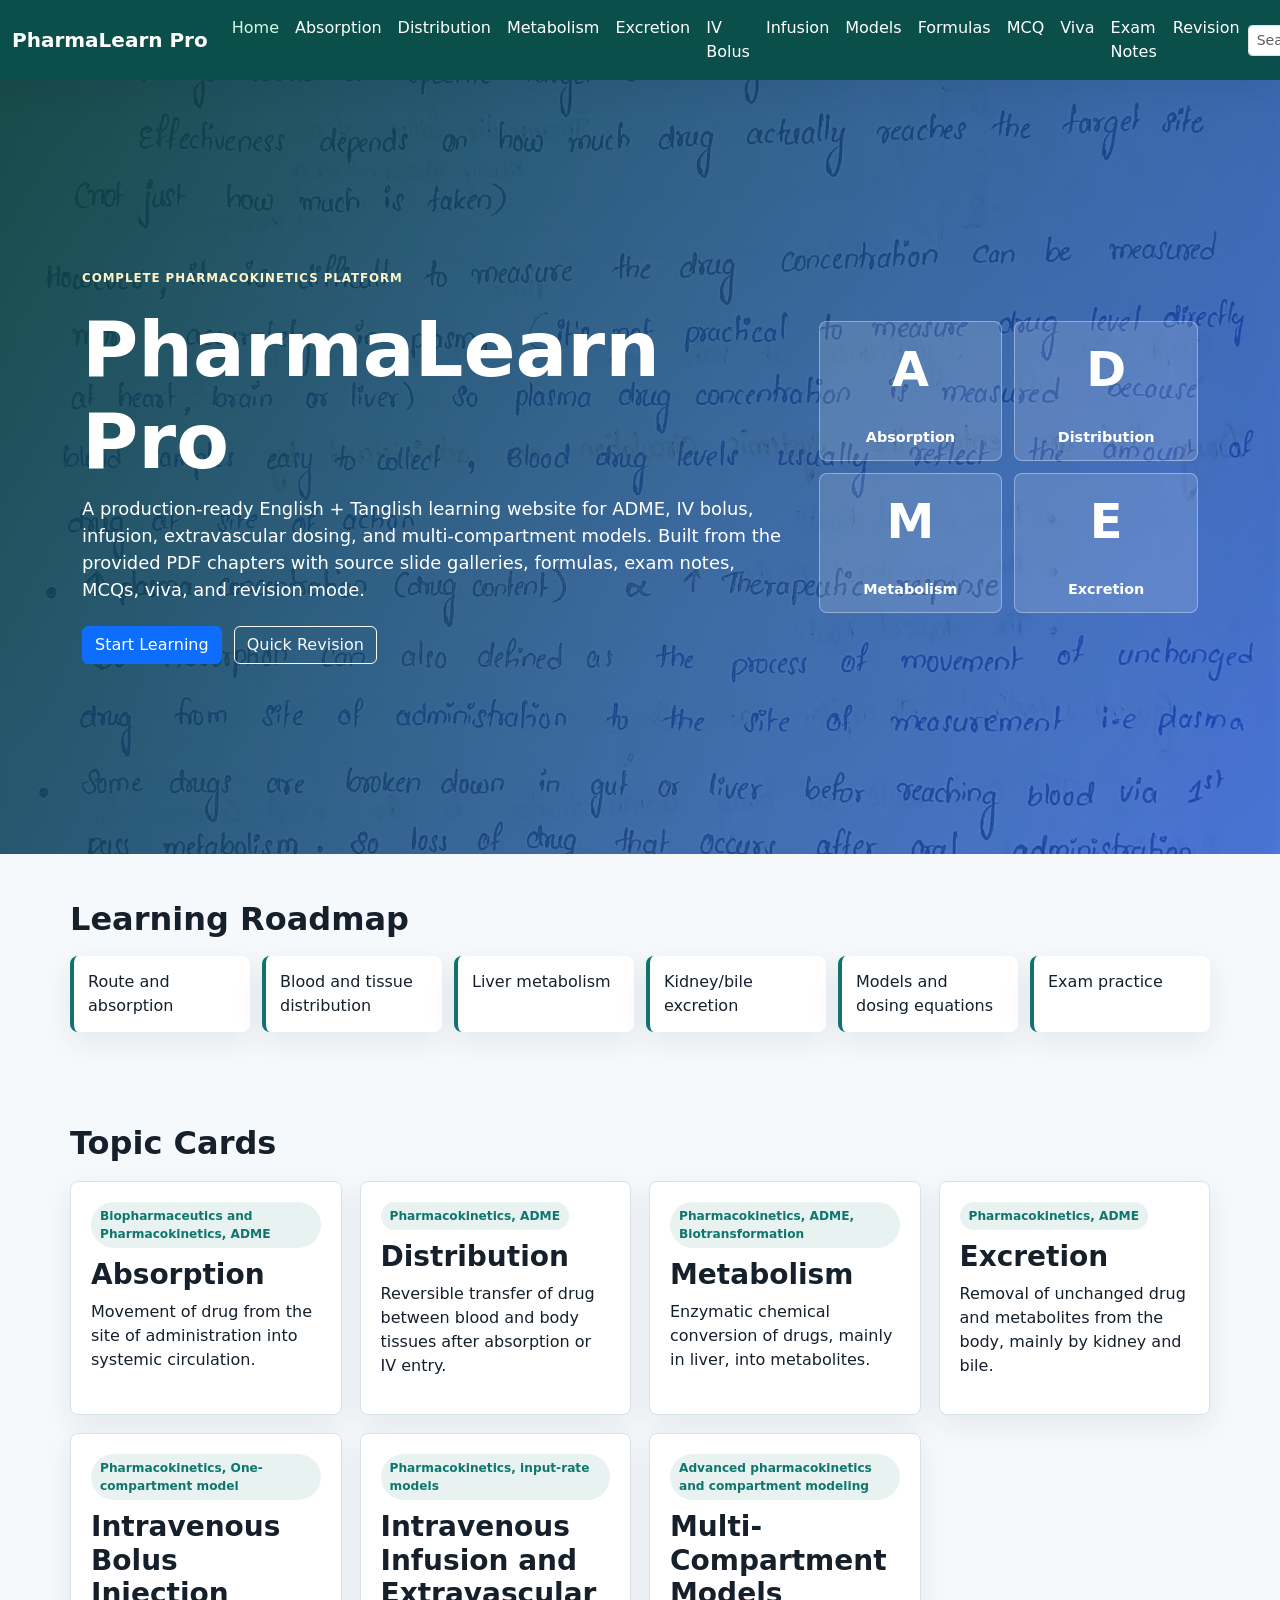
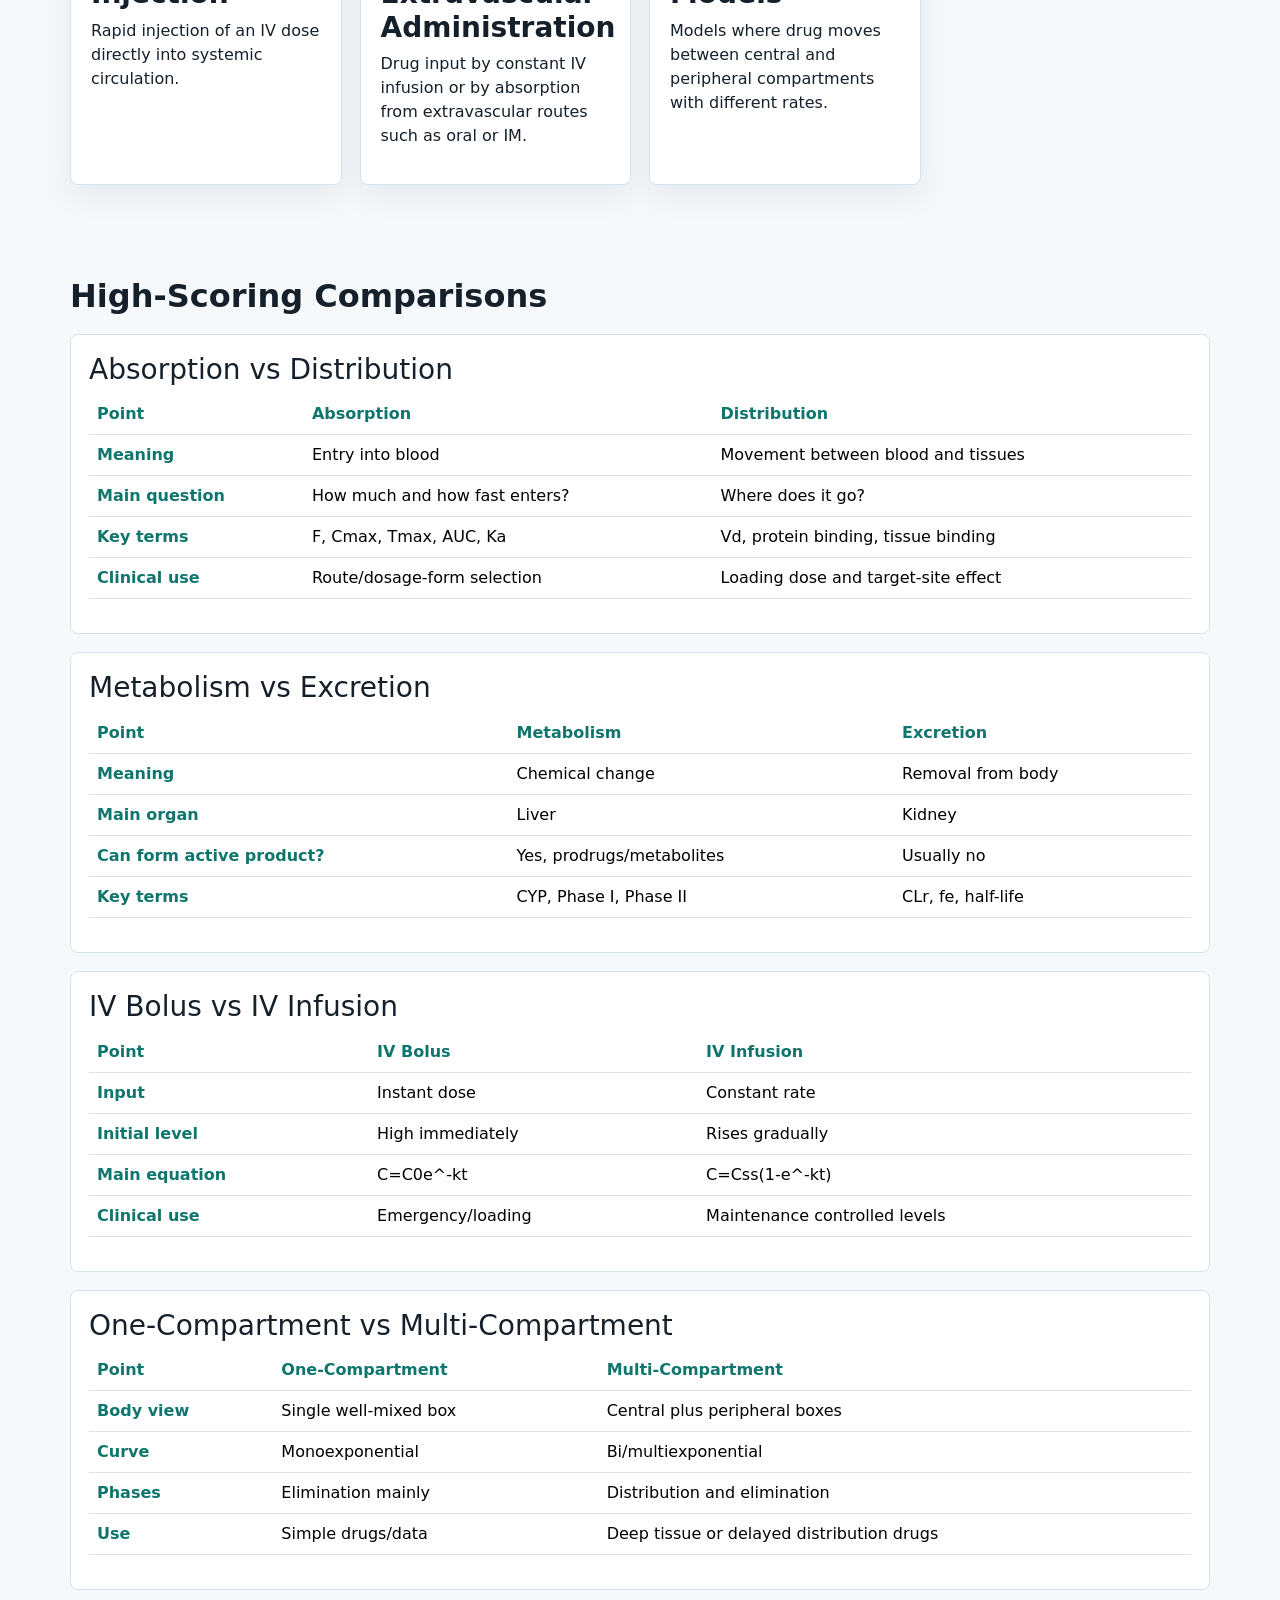
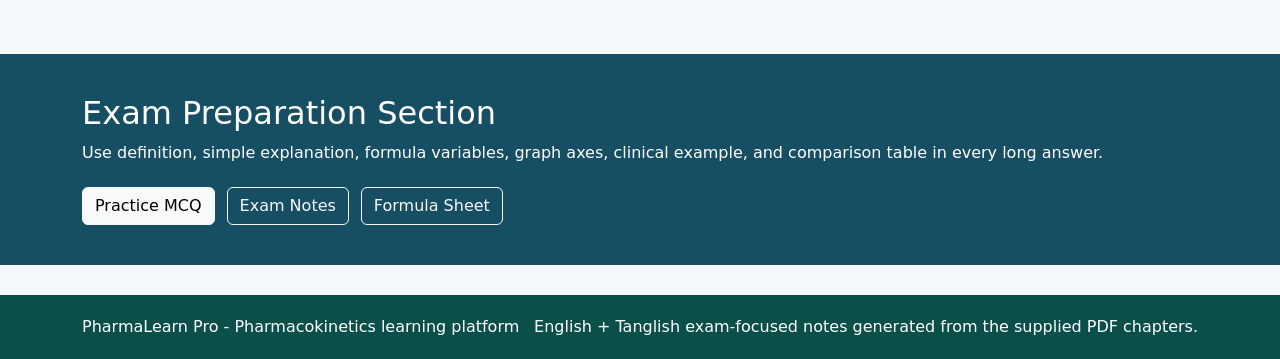
<file: index.html>
<!doctype html>
<html lang="en">
<head>
  <meta charset="utf-8">
  <meta name="viewport" content="width=device-width, initial-scale=1">
  <title>Home | PharmaLearn Pro</title>
  <link href="https://cdn.jsdelivr.net/npm/bootstrap@5.3.3/dist/css/bootstrap.min.css" rel="stylesheet">
  <link rel="stylesheet" href="assets/css/styles.css">
</head>
<body>
<nav class='navbar navbar-expand-lg sticky-top app-nav'><div class='container-fluid'><a class='navbar-brand fw-bold' href='index.html'>PharmaLearn Pro</a><button class='navbar-toggler' type='button' data-bs-toggle='collapse' data-bs-target='#nav'><span class='navbar-toggler-icon'></span></button><div class='collapse navbar-collapse' id='nav'><ul class='navbar-nav me-auto mb-2 mb-lg-0'><li class='nav-item'><a class='nav-link active' href='index.html'>Home</a></li><li class='nav-item'><a class='nav-link' href='absorption.html'>Absorption</a></li><li class='nav-item'><a class='nav-link' href='distribution.html'>Distribution</a></li><li class='nav-item'><a class='nav-link' href='metabolism.html'>Metabolism</a></li><li class='nav-item'><a class='nav-link' href='excretion.html'>Excretion</a></li><li class='nav-item'><a class='nav-link' href='iv-bolus.html'>IV Bolus</a></li><li class='nav-item'><a class='nav-link' href='iv-infusion.html'>Infusion</a></li><li class='nav-item'><a class='nav-link' href='multi-compartment.html'>Models</a></li><li class='nav-item'><a class='nav-link' href='formula-sheet.html'>Formulas</a></li><li class='nav-item'><a class='nav-link' href='mcq.html'>MCQ</a></li><li class='nav-item'><a class='nav-link' href='viva.html'>Viva</a></li><li class='nav-item'><a class='nav-link' href='exam-notes.html'>Exam Notes</a></li><li class='nav-item'><a class='nav-link' href='revision.html'>Revision</a></li></ul><div class='d-flex gap-2 align-items-center search-wrap'><input id='liveSearch' class='form-control form-control-sm' placeholder='Search topic, formula, definition'><button class='btn btn-sm btn-outline-light' id='themeToggle' type='button' title='Toggle dark mode'>Dark</button></div></div></div></nav><div id='searchResults' class='search-results container'></div>

<main>
  <section class="home-hero">
    <div class="container hero-inner">
      <div>
        <p class="eyebrow">Complete Pharmacokinetics Platform</p>
        <h1>PharmaLearn Pro</h1>
        <p class="hero-copy">A production-ready English + Tanglish learning website for ADME, IV bolus, infusion, extravascular dosing, and multi-compartment models. Built from the provided PDF chapters with source slide galleries, formulas, exam notes, MCQs, viva, and revision mode.</p>
        <div class="hero-actions"><a class="btn btn-primary" href="absorption.html">Start Learning</a><a class="btn btn-outline-light" href="revision.html">Quick Revision</a></div>
      </div>
      <div class="adme-board" aria-label="ADME diagram">
        <div>A<br><small>Absorption</small></div><div>D<br><small>Distribution</small></div><div>M<br><small>Metabolism</small></div><div>E<br><small>Excretion</small></div>
      </div>
    </div>
  </section>
  <section class="container section">
    <h2 class="section-title">Learning Roadmap</h2>
    <div class="roadmap"><span>Route and absorption</span><span>Blood and tissue distribution</span><span>Liver metabolism</span><span>Kidney/bile excretion</span><span>Models and dosing equations</span><span>Exam practice</span></div>
  </section>
  <section class="container section">
    <h2 class="section-title">Topic Cards</h2>
    <div class="topic-grid"><a class='topic-card' href='absorption.html'><span>Biopharmaceutics and Pharmacokinetics, ADME</span><h3>Absorption</h3><p>Movement of drug from the site of administration into systemic circulation.</p></a><a class='topic-card' href='distribution.html'><span>Pharmacokinetics, ADME</span><h3>Distribution</h3><p>Reversible transfer of drug between blood and body tissues after absorption or IV entry.</p></a><a class='topic-card' href='metabolism.html'><span>Pharmacokinetics, ADME, Biotransformation</span><h3>Metabolism</h3><p>Enzymatic chemical conversion of drugs, mainly in liver, into metabolites.</p></a><a class='topic-card' href='excretion.html'><span>Pharmacokinetics, ADME</span><h3>Excretion</h3><p>Removal of unchanged drug and metabolites from the body, mainly by kidney and bile.</p></a><a class='topic-card' href='iv-bolus.html'><span>Pharmacokinetics, One-compartment model</span><h3>Intravenous Bolus Injection</h3><p>Rapid injection of an IV dose directly into systemic circulation.</p></a><a class='topic-card' href='iv-infusion.html'><span>Pharmacokinetics, input-rate models</span><h3>Intravenous Infusion and Extravascular Administration</h3><p>Drug input by constant IV infusion or by absorption from extravascular routes such as oral or IM.</p></a><a class='topic-card' href='multi-compartment.html'><span>Advanced pharmacokinetics and compartment modeling</span><h3>Multi-Compartment Models</h3><p>Models where drug moves between central and peripheral compartments with different rates.</p></a></div>
  </section>
  <section class="container section">
    <h2 class="section-title">High-Scoring Comparisons</h2>
    <div class='comparison-block'><h3>Absorption vs Distribution</h3><div class='table-responsive'><table class='table comparison-table'><thead><tr><th>Point</th><th>Absorption</th><th>Distribution</th></tr></thead><tbody><tr><th>Meaning</th><td>Entry into blood</td><td>Movement between blood and tissues</td></tr><tr><th>Main question</th><td>How much and how fast enters?</td><td>Where does it go?</td></tr><tr><th>Key terms</th><td>F, Cmax, Tmax, AUC, Ka</td><td>Vd, protein binding, tissue binding</td></tr><tr><th>Clinical use</th><td>Route/dosage-form selection</td><td>Loading dose and target-site effect</td></tr></tbody></table></div></div><div class='comparison-block'><h3>Metabolism vs Excretion</h3><div class='table-responsive'><table class='table comparison-table'><thead><tr><th>Point</th><th>Metabolism</th><th>Excretion</th></tr></thead><tbody><tr><th>Meaning</th><td>Chemical change</td><td>Removal from body</td></tr><tr><th>Main organ</th><td>Liver</td><td>Kidney</td></tr><tr><th>Can form active product?</th><td>Yes, prodrugs/metabolites</td><td>Usually no</td></tr><tr><th>Key terms</th><td>CYP, Phase I, Phase II</td><td>CLr, fe, half-life</td></tr></tbody></table></div></div><div class='comparison-block'><h3>IV Bolus vs IV Infusion</h3><div class='table-responsive'><table class='table comparison-table'><thead><tr><th>Point</th><th>IV Bolus</th><th>IV Infusion</th></tr></thead><tbody><tr><th>Input</th><td>Instant dose</td><td>Constant rate</td></tr><tr><th>Initial level</th><td>High immediately</td><td>Rises gradually</td></tr><tr><th>Main equation</th><td>C=C0e^-kt</td><td>C=Css(1-e^-kt)</td></tr><tr><th>Clinical use</th><td>Emergency/loading</td><td>Maintenance controlled levels</td></tr></tbody></table></div></div><div class='comparison-block'><h3>One-Compartment vs Multi-Compartment</h3><div class='table-responsive'><table class='table comparison-table'><thead><tr><th>Point</th><th>One-Compartment</th><th>Multi-Compartment</th></tr></thead><tbody><tr><th>Body view</th><td>Single well-mixed box</td><td>Central plus peripheral boxes</td></tr><tr><th>Curve</th><td>Monoexponential</td><td>Bi/multiexponential</td></tr><tr><th>Phases</th><td>Elimination mainly</td><td>Distribution and elimination</td></tr><tr><th>Use</th><td>Simple drugs/data</td><td>Deep tissue or delayed distribution drugs</td></tr></tbody></table></div></div>
  </section>
  <section class="exam-strip">
    <div class="container">
      <h2>Exam Preparation Section</h2>
      <p>Use definition, simple explanation, formula variables, graph axes, clinical example, and comparison table in every long answer.</p>
      <div class="hero-actions"><a class="btn btn-light" href="mcq.html">Practice MCQ</a><a class="btn btn-outline-light" href="exam-notes.html">Exam Notes</a><a class="btn btn-outline-light" href="formula-sheet.html">Formula Sheet</a></div>
    </div>
  </section>
</main>
<footer class="site-footer">
  <div class="container d-flex flex-column flex-md-row justify-content-between gap-2">
    <span>PharmaLearn Pro - Pharmacokinetics learning platform</span>
    <span>English + Tanglish exam-focused notes generated from the supplied PDF chapters.</span>
  </div>
</footer>
<script src="https://cdn.jsdelivr.net/npm/bootstrap@5.3.3/dist/js/bootstrap.bundle.min.js"></script>
<script src="assets/js/data.js"></script>
<script src="assets/js/app.js"></script>
</body>
</html>
</file>
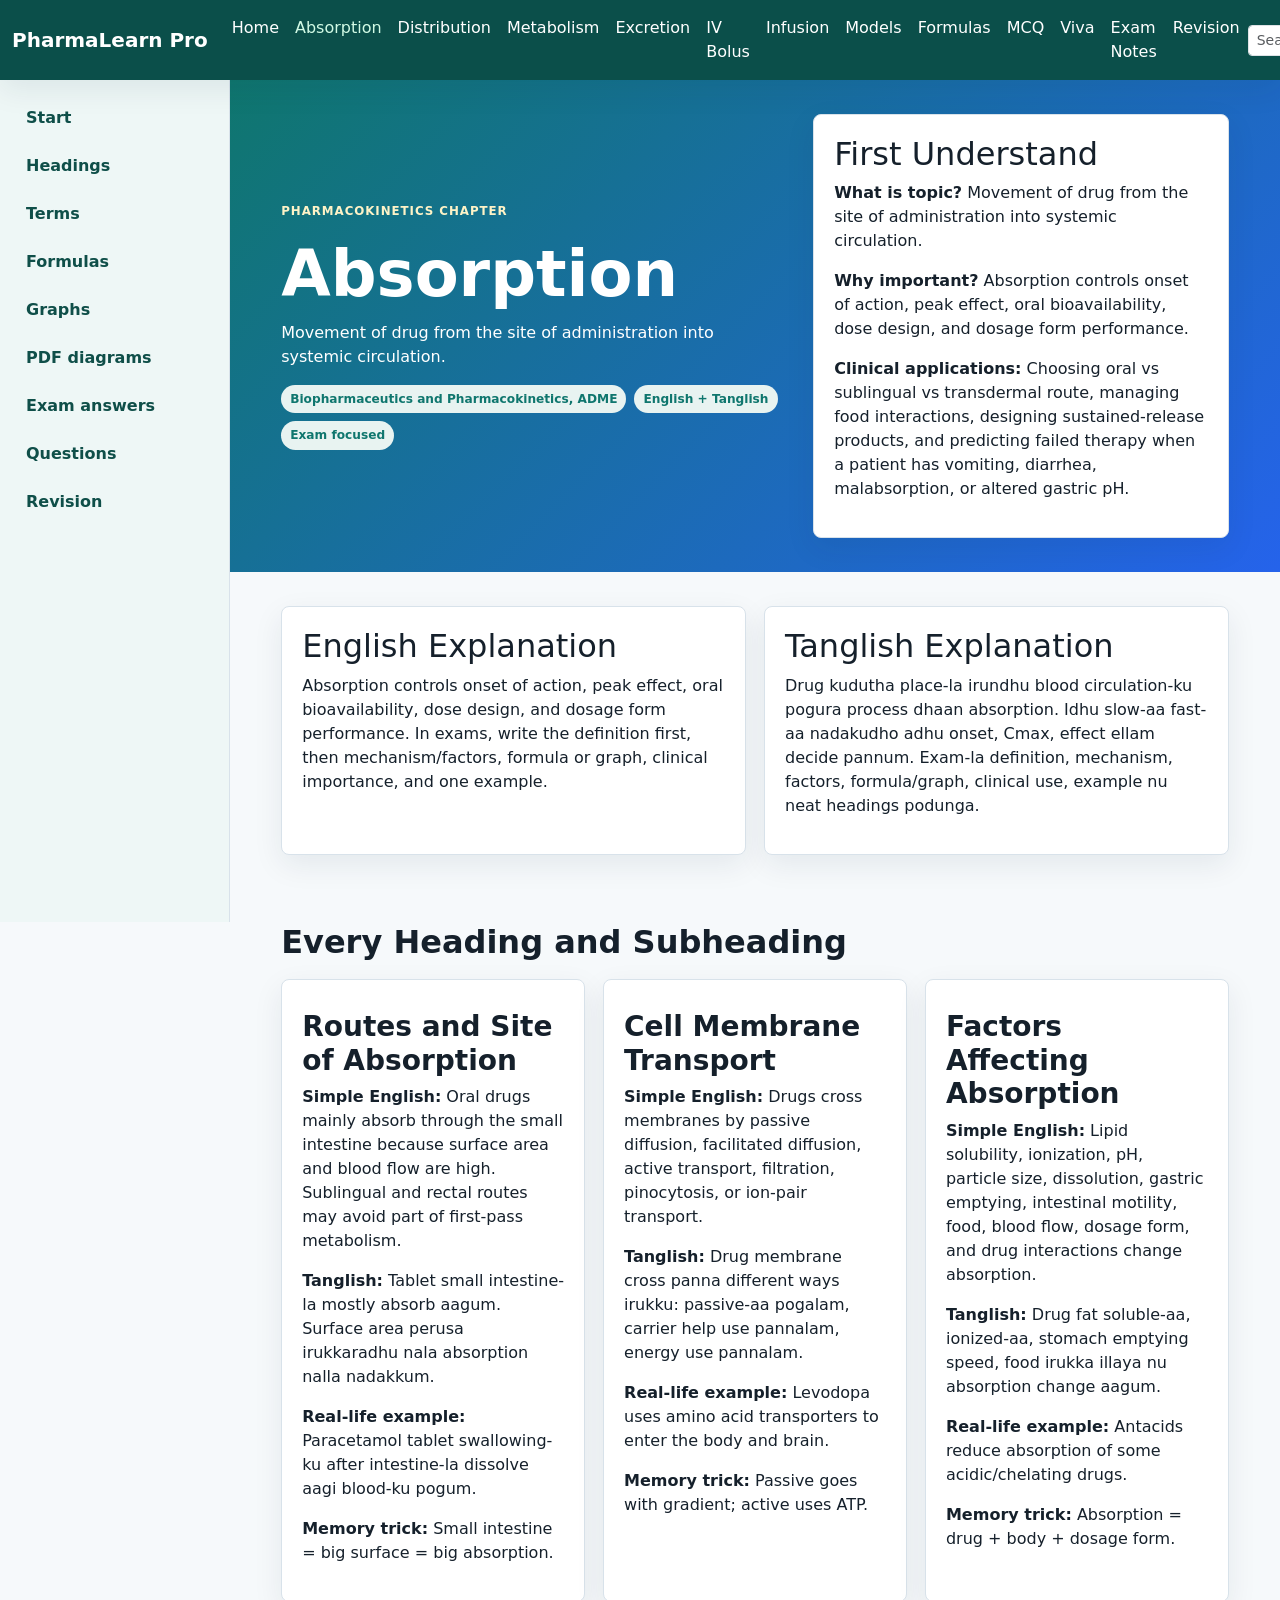
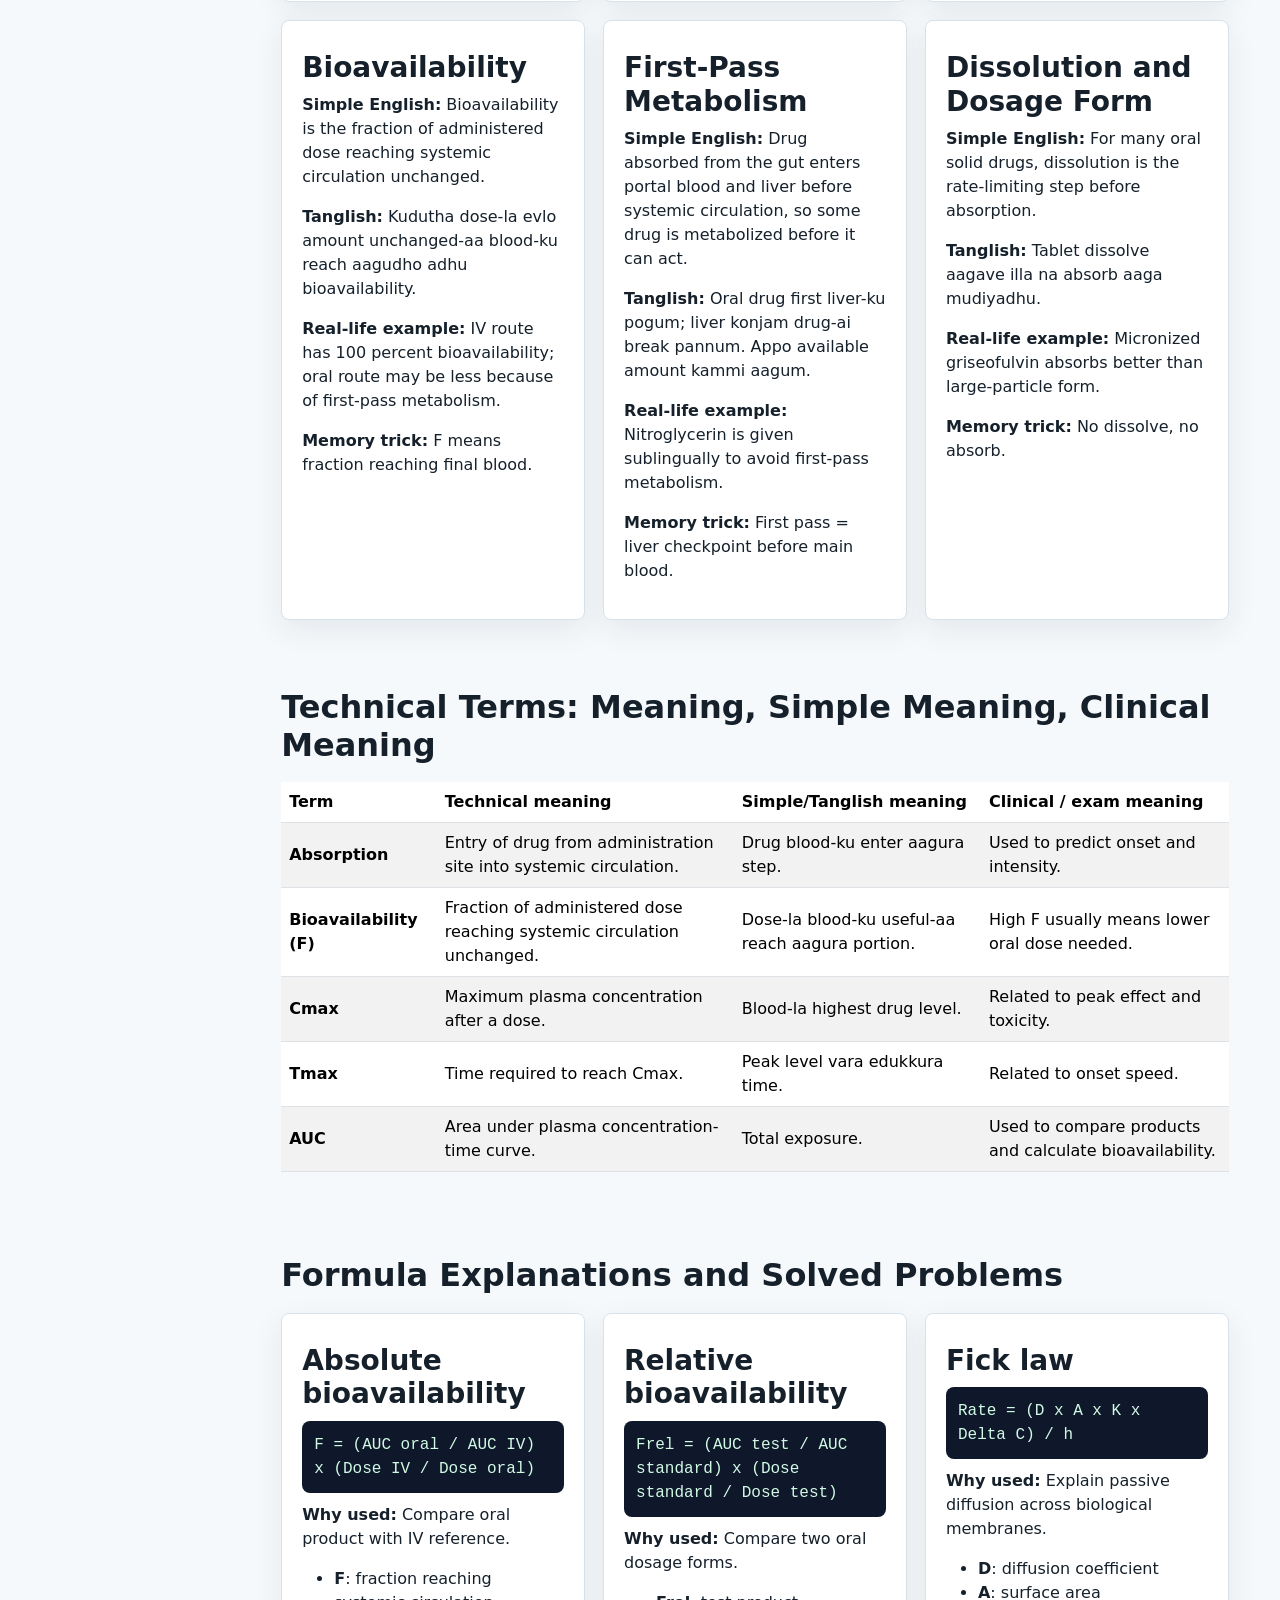
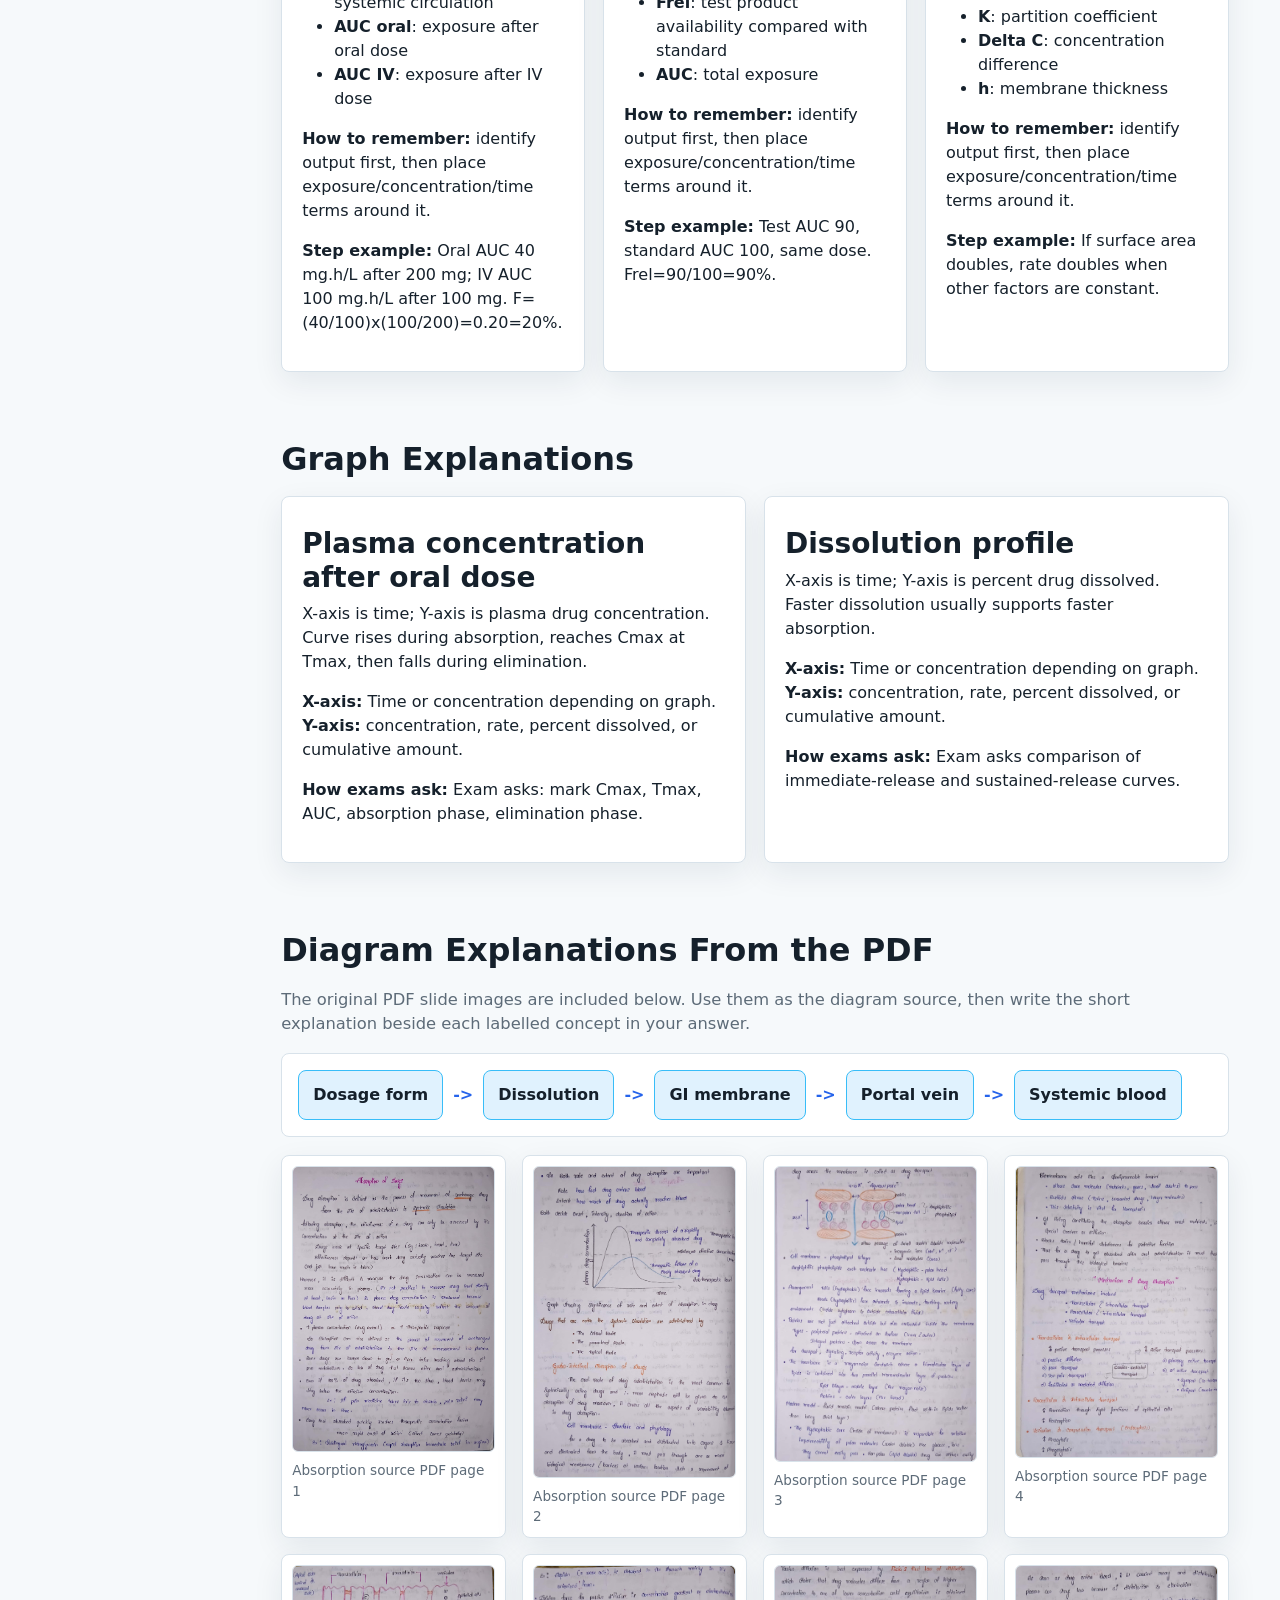
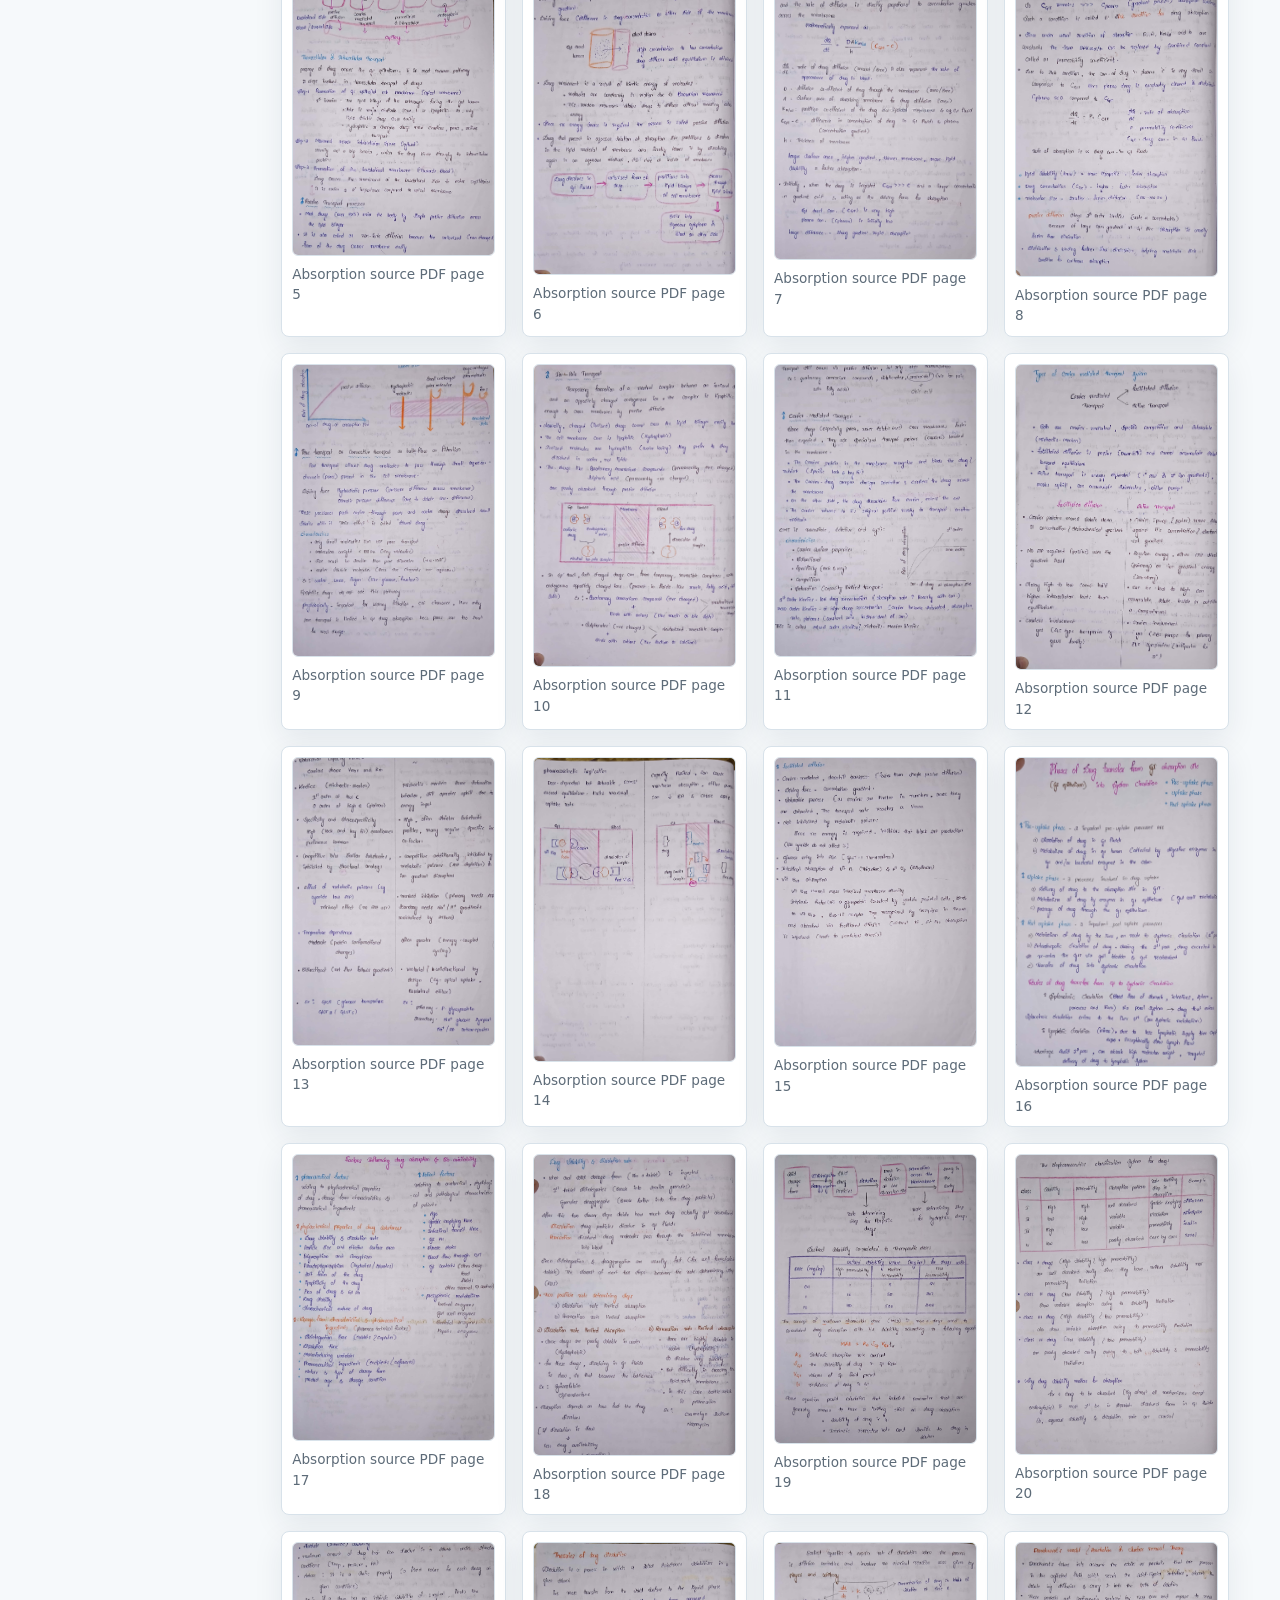
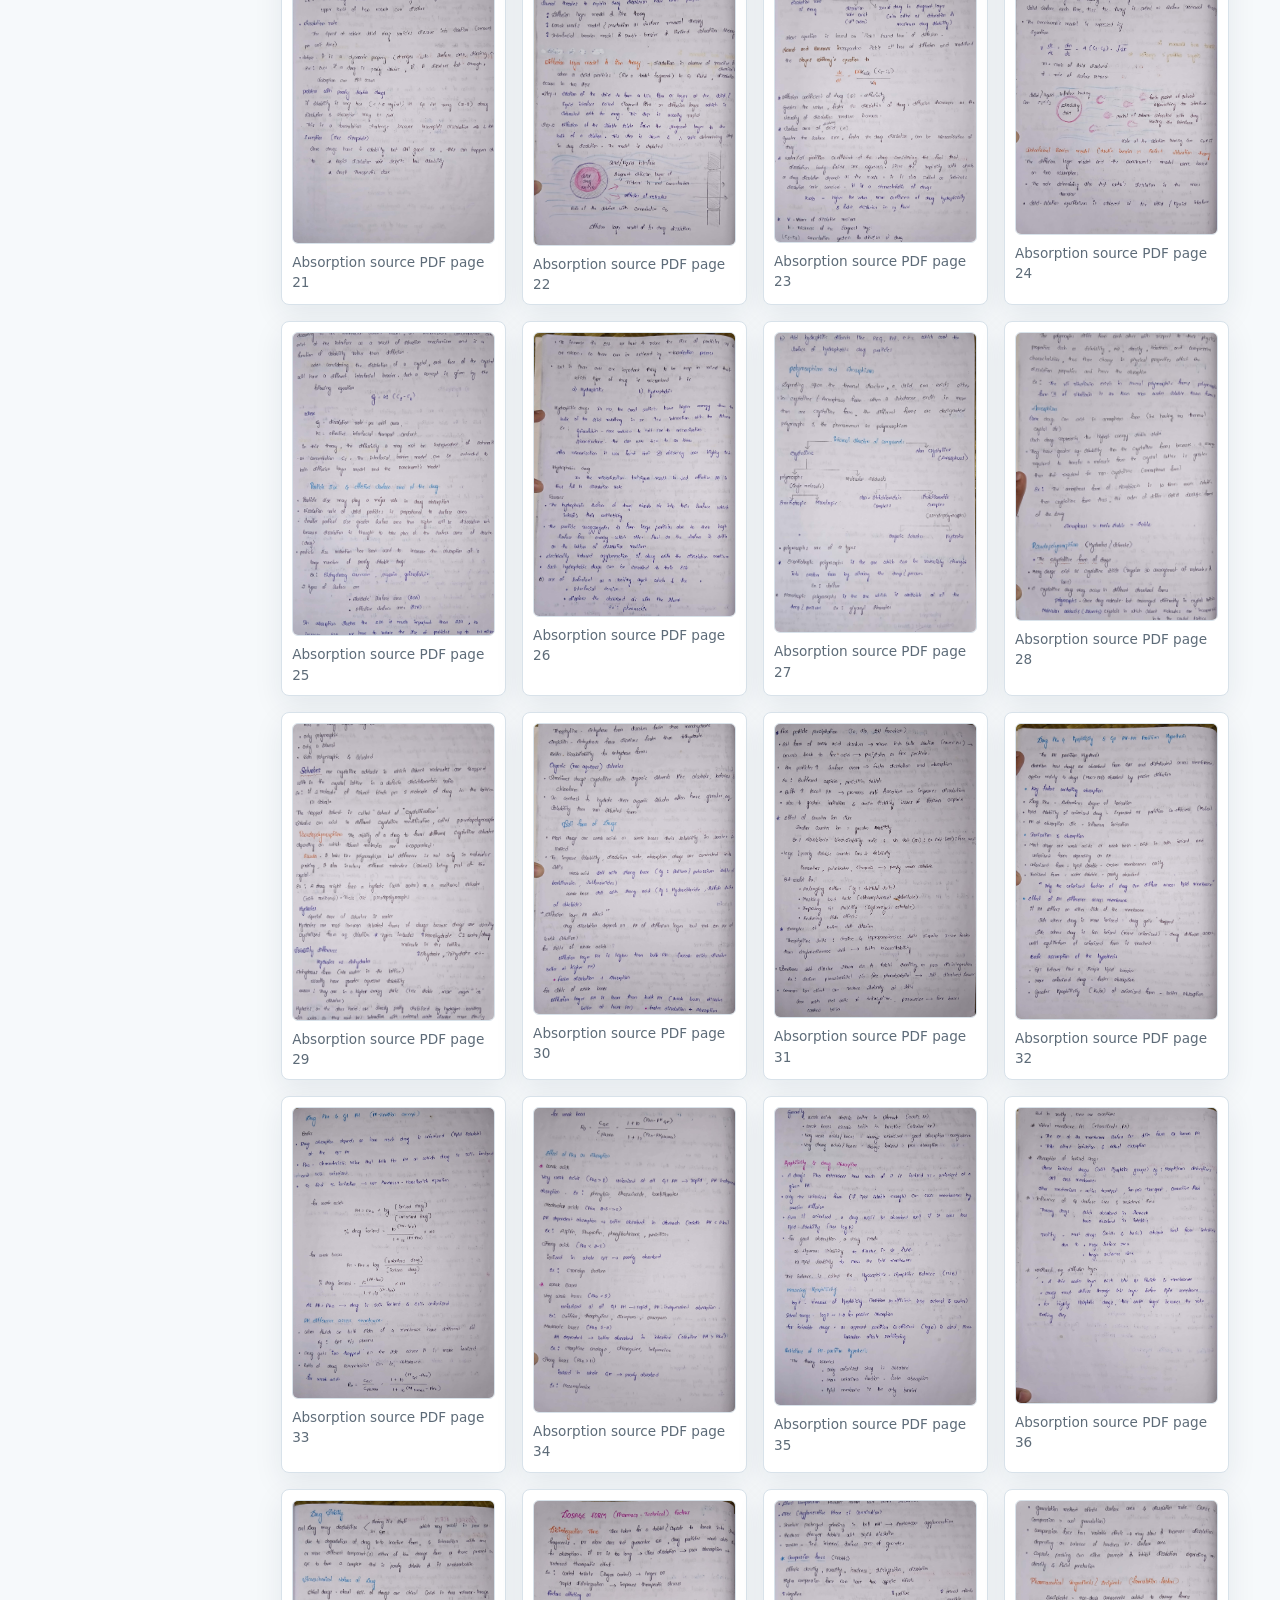
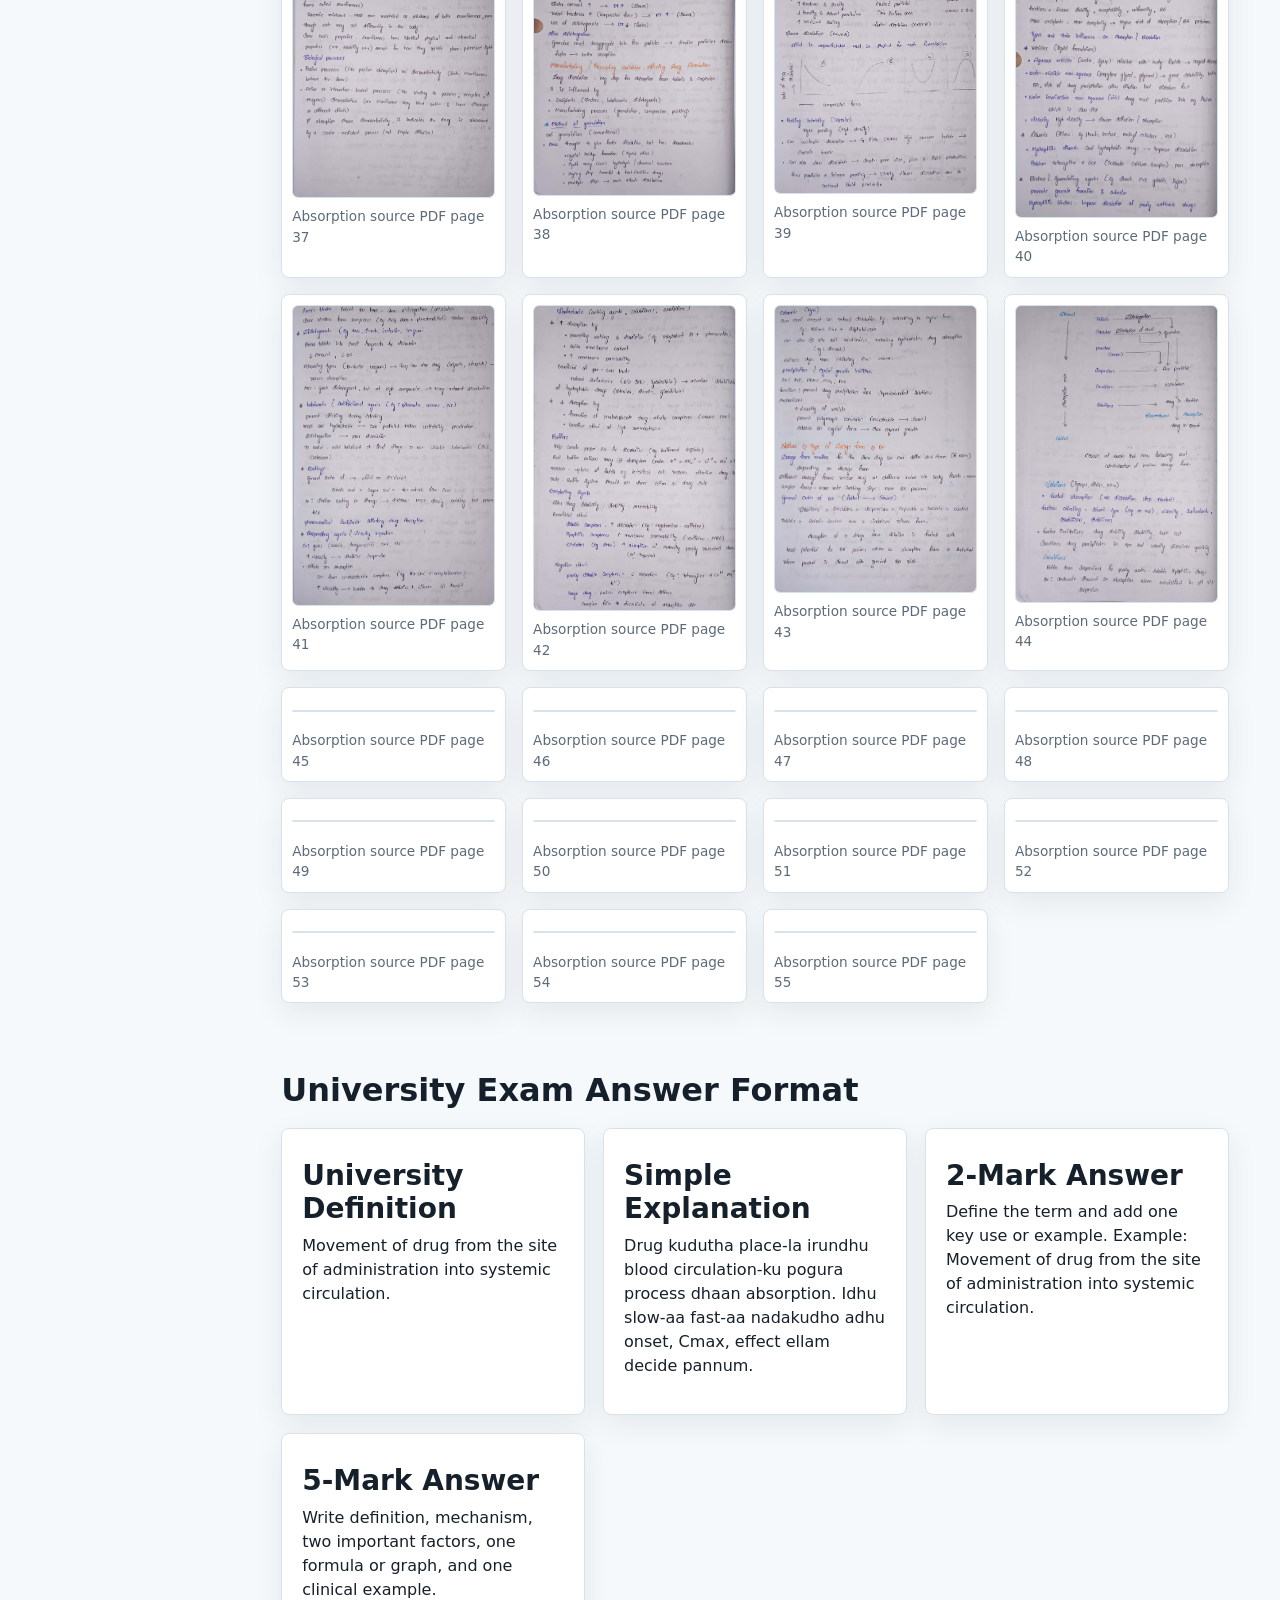
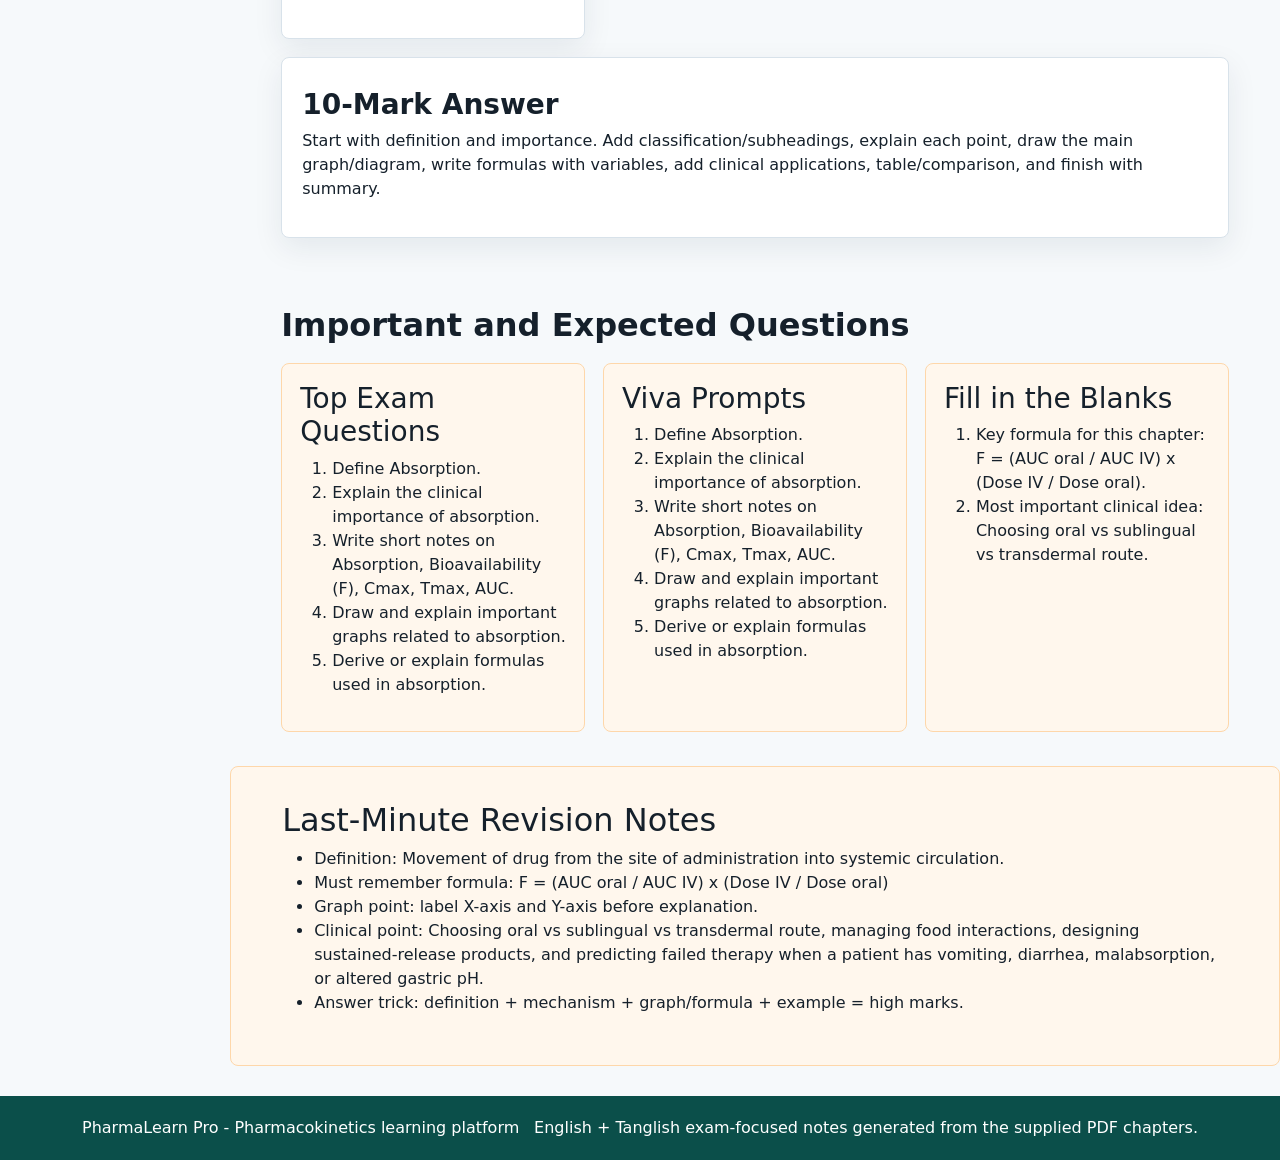
<file: absorption.html>
<!doctype html>
<html lang="en">
<head>
  <meta charset="utf-8">
  <meta name="viewport" content="width=device-width, initial-scale=1">
  <title>Absorption | PharmaLearn Pro</title>
  <link href="https://cdn.jsdelivr.net/npm/bootstrap@5.3.3/dist/css/bootstrap.min.css" rel="stylesheet">
  <link rel="stylesheet" href="assets/css/styles.css">
</head>
<body>
<nav class='navbar navbar-expand-lg sticky-top app-nav'><div class='container-fluid'><a class='navbar-brand fw-bold' href='index.html'>PharmaLearn Pro</a><button class='navbar-toggler' type='button' data-bs-toggle='collapse' data-bs-target='#nav'><span class='navbar-toggler-icon'></span></button><div class='collapse navbar-collapse' id='nav'><ul class='navbar-nav me-auto mb-2 mb-lg-0'><li class='nav-item'><a class='nav-link' href='index.html'>Home</a></li><li class='nav-item'><a class='nav-link active' href='absorption.html'>Absorption</a></li><li class='nav-item'><a class='nav-link' href='distribution.html'>Distribution</a></li><li class='nav-item'><a class='nav-link' href='metabolism.html'>Metabolism</a></li><li class='nav-item'><a class='nav-link' href='excretion.html'>Excretion</a></li><li class='nav-item'><a class='nav-link' href='iv-bolus.html'>IV Bolus</a></li><li class='nav-item'><a class='nav-link' href='iv-infusion.html'>Infusion</a></li><li class='nav-item'><a class='nav-link' href='multi-compartment.html'>Models</a></li><li class='nav-item'><a class='nav-link' href='formula-sheet.html'>Formulas</a></li><li class='nav-item'><a class='nav-link' href='mcq.html'>MCQ</a></li><li class='nav-item'><a class='nav-link' href='viva.html'>Viva</a></li><li class='nav-item'><a class='nav-link' href='exam-notes.html'>Exam Notes</a></li><li class='nav-item'><a class='nav-link' href='revision.html'>Revision</a></li></ul><div class='d-flex gap-2 align-items-center search-wrap'><input id='liveSearch' class='form-control form-control-sm' placeholder='Search topic, formula, definition'><button class='btn btn-sm btn-outline-light' id='themeToggle' type='button' title='Toggle dark mode'>Dark</button></div></div></div></nav><div id='searchResults' class='search-results container'></div>

<main class="chapter-shell">
  <aside class="chapter-sidebar"><a href='#intro'>Start</a><a href='#headings'>Headings</a><a href='#definitions'>Terms</a><a href='#formulas'>Formulas</a><a href='#graphs'>Graphs</a><a href='#diagrams'>PDF diagrams</a><a href='#exam'>Exam answers</a><a href='#questions'>Questions</a><a href='#summary'>Revision</a></aside>
  <div class="chapter-main">
    <section id="intro" class="chapter-hero">
      <div>
        <p class="eyebrow">Pharmacokinetics Chapter</p>
        <h1>Absorption</h1>
        <p>Movement of drug from the site of administration into systemic circulation.</p>
        <div class="hero-tags"><span class='tag'>Biopharmaceutics and Pharmacokinetics, ADME</span><span class='tag'>English + Tanglish</span><span class='tag'>Exam focused</span></div>
      </div>
      <div class="quick-panel">
        <h2>First Understand</h2>
        <p><strong>What is topic?</strong> Movement of drug from the site of administration into systemic circulation.</p>
        <p><strong>Why important?</strong> Absorption controls onset of action, peak effect, oral bioavailability, dose design, and dosage form performance.</p>
        <p><strong>Clinical applications:</strong> Choosing oral vs sublingual vs transdermal route, managing food interactions, designing sustained-release products, and predicting failed therapy when a patient has vomiting, diarrhea, malabsorption, or altered gastric pH.</p>
      </div>
    </section>

    <section class="split-section">
      <article class="content-card">
        <h2>English Explanation</h2>
        <p>Absorption controls onset of action, peak effect, oral bioavailability, dose design, and dosage form performance. In exams, write the definition first, then mechanism/factors, formula or graph, clinical importance, and one example.</p>
      </article>
      <article class="content-card">
        <h2>Tanglish Explanation</h2>
        <p>Drug kudutha place-la irundhu blood circulation-ku pogura process dhaan absorption. Idhu slow-aa fast-aa nadakudho adhu onset, Cmax, effect ellam decide pannum. Exam-la definition, mechanism, factors, formula/graph, clinical use, example nu neat headings podunga.</p>
      </article>
    </section>

    <section id="headings">
      <h2 class="section-title">Every Heading and Subheading</h2>
      <div class="card-grid">
        <article class="content-card">
          <h3>Routes and Site of Absorption</h3>
          <p><strong>Simple English:</strong> Oral drugs mainly absorb through the small intestine because surface area and blood flow are high. Sublingual and rectal routes may avoid part of first-pass metabolism.</p>
          <p><strong>Tanglish:</strong> Tablet small intestine-la mostly absorb aagum. Surface area perusa irukkaradhu nala absorption nalla nadakkum.</p>
          <p><strong>Real-life example:</strong> Paracetamol tablet swallowing-ku after intestine-la dissolve aagi blood-ku pogum.</p>
          <p><strong>Memory trick:</strong> Small intestine = big surface = big absorption.</p>
        </article>
        <article class="content-card">
          <h3>Cell Membrane Transport</h3>
          <p><strong>Simple English:</strong> Drugs cross membranes by passive diffusion, facilitated diffusion, active transport, filtration, pinocytosis, or ion-pair transport.</p>
          <p><strong>Tanglish:</strong> Drug membrane cross panna different ways irukku: passive-aa pogalam, carrier help use pannalam, energy use pannalam.</p>
          <p><strong>Real-life example:</strong> Levodopa uses amino acid transporters to enter the body and brain.</p>
          <p><strong>Memory trick:</strong> Passive goes with gradient; active uses ATP.</p>
        </article>
        <article class="content-card">
          <h3>Factors Affecting Absorption</h3>
          <p><strong>Simple English:</strong> Lipid solubility, ionization, pH, particle size, dissolution, gastric emptying, intestinal motility, food, blood flow, dosage form, and drug interactions change absorption.</p>
          <p><strong>Tanglish:</strong> Drug fat soluble-aa, ionized-aa, stomach emptying speed, food irukka illaya nu absorption change aagum.</p>
          <p><strong>Real-life example:</strong> Antacids reduce absorption of some acidic/chelating drugs.</p>
          <p><strong>Memory trick:</strong> Absorption = drug + body + dosage form.</p>
        </article>
        <article class="content-card">
          <h3>Bioavailability</h3>
          <p><strong>Simple English:</strong> Bioavailability is the fraction of administered dose reaching systemic circulation unchanged.</p>
          <p><strong>Tanglish:</strong> Kudutha dose-la evlo amount unchanged-aa blood-ku reach aagudho adhu bioavailability.</p>
          <p><strong>Real-life example:</strong> IV route has 100 percent bioavailability; oral route may be less because of first-pass metabolism.</p>
          <p><strong>Memory trick:</strong> F means fraction reaching final blood.</p>
        </article>
        <article class="content-card">
          <h3>First-Pass Metabolism</h3>
          <p><strong>Simple English:</strong> Drug absorbed from the gut enters portal blood and liver before systemic circulation, so some drug is metabolized before it can act.</p>
          <p><strong>Tanglish:</strong> Oral drug first liver-ku pogum; liver konjam drug-ai break pannum. Appo available amount kammi aagum.</p>
          <p><strong>Real-life example:</strong> Nitroglycerin is given sublingually to avoid first-pass metabolism.</p>
          <p><strong>Memory trick:</strong> First pass = liver checkpoint before main blood.</p>
        </article>
        <article class="content-card">
          <h3>Dissolution and Dosage Form</h3>
          <p><strong>Simple English:</strong> For many oral solid drugs, dissolution is the rate-limiting step before absorption.</p>
          <p><strong>Tanglish:</strong> Tablet dissolve aagave illa na absorb aaga mudiyadhu.</p>
          <p><strong>Real-life example:</strong> Micronized griseofulvin absorbs better than large-particle form.</p>
          <p><strong>Memory trick:</strong> No dissolve, no absorb.</p>
        </article></div>
    </section>

    <section id="definitions">
      <h2 class="section-title">Technical Terms: Meaning, Simple Meaning, Clinical Meaning</h2>
      <div class="table-responsive"><table class="table table-striped align-middle"><thead><tr><th>Term</th><th>Technical meaning</th><th>Simple/Tanglish meaning</th><th>Clinical / exam meaning</th></tr></thead><tbody><tr><td><strong>Absorption</strong></td><td>Entry of drug from administration site into systemic circulation.</td><td>Drug blood-ku enter aagura step.</td><td>Used to predict onset and intensity.</td></tr><tr><td><strong>Bioavailability (F)</strong></td><td>Fraction of administered dose reaching systemic circulation unchanged.</td><td>Dose-la blood-ku useful-aa reach aagura portion.</td><td>High F usually means lower oral dose needed.</td></tr><tr><td><strong>Cmax</strong></td><td>Maximum plasma concentration after a dose.</td><td>Blood-la highest drug level.</td><td>Related to peak effect and toxicity.</td></tr><tr><td><strong>Tmax</strong></td><td>Time required to reach Cmax.</td><td>Peak level vara edukkura time.</td><td>Related to onset speed.</td></tr><tr><td><strong>AUC</strong></td><td>Area under plasma concentration-time curve.</td><td>Total exposure.</td><td>Used to compare products and calculate bioavailability.</td></tr></tbody></table></div>
    </section>

    <section id="formulas">
      <h2 class="section-title">Formula Explanations and Solved Problems</h2>
      <div class="formula-grid">
        <article class="formula-card">
          <h3>Absolute bioavailability</h3>
          <div class="formula">F = (AUC oral / AUC IV) x (Dose IV / Dose oral)</div>
          <p><strong>Why used:</strong> Compare oral product with IV reference.</p>
          <ul><li><strong>F</strong>: fraction reaching systemic circulation</li><li><strong>AUC oral</strong>: exposure after oral dose</li><li><strong>AUC IV</strong>: exposure after IV dose</li></ul>
          <p><strong>How to remember:</strong> identify output first, then place exposure/concentration/time terms around it.</p>
          <p><strong>Step example:</strong> Oral AUC 40 mg.h/L after 200 mg; IV AUC 100 mg.h/L after 100 mg. F=(40/100)x(100/200)=0.20=20%.</p>
        </article>
        <article class="formula-card">
          <h3>Relative bioavailability</h3>
          <div class="formula">Frel = (AUC test / AUC standard) x (Dose standard / Dose test)</div>
          <p><strong>Why used:</strong> Compare two oral dosage forms.</p>
          <ul><li><strong>Frel</strong>: test product availability compared with standard</li><li><strong>AUC</strong>: total exposure</li></ul>
          <p><strong>How to remember:</strong> identify output first, then place exposure/concentration/time terms around it.</p>
          <p><strong>Step example:</strong> Test AUC 90, standard AUC 100, same dose. Frel=90/100=90%.</p>
        </article>
        <article class="formula-card">
          <h3>Fick law</h3>
          <div class="formula">Rate = (D x A x K x Delta C) / h</div>
          <p><strong>Why used:</strong> Explain passive diffusion across biological membranes.</p>
          <ul><li><strong>D</strong>: diffusion coefficient</li><li><strong>A</strong>: surface area</li><li><strong>K</strong>: partition coefficient</li><li><strong>Delta C</strong>: concentration difference</li><li><strong>h</strong>: membrane thickness</li></ul>
          <p><strong>How to remember:</strong> identify output first, then place exposure/concentration/time terms around it.</p>
          <p><strong>Step example:</strong> If surface area doubles, rate doubles when other factors are constant.</p>
        </article></div>
    </section>

    <section id="graphs">
      <h2 class="section-title">Graph Explanations</h2>
      <div class="card-grid">
      <article class="content-card">
        <h3>Plasma concentration after oral dose</h3>
        <p>X-axis is time; Y-axis is plasma drug concentration. Curve rises during absorption, reaches Cmax at Tmax, then falls during elimination.</p>
        <p><strong>X-axis:</strong> Time or concentration depending on graph. <strong>Y-axis:</strong> concentration, rate, percent dissolved, or cumulative amount.</p>
        <p><strong>How exams ask:</strong> Exam asks: mark Cmax, Tmax, AUC, absorption phase, elimination phase.</p>
      </article>
      <article class="content-card">
        <h3>Dissolution profile</h3>
        <p>X-axis is time; Y-axis is percent drug dissolved. Faster dissolution usually supports faster absorption.</p>
        <p><strong>X-axis:</strong> Time or concentration depending on graph. <strong>Y-axis:</strong> concentration, rate, percent dissolved, or cumulative amount.</p>
        <p><strong>How exams ask:</strong> Exam asks comparison of immediate-release and sustained-release curves.</p>
      </article></div>
    </section>

    <section id="diagrams">
      <h2 class="section-title">Diagram Explanations From the PDF</h2>
      <p class="lead-small">The original PDF slide images are included below. Use them as the diagram source, then write the short explanation beside each labelled concept in your answer.</p>
      <div class="diagram-panel"><div class='flow-diagram'><div class='flow-node'>Dosage form</div><div class="flow-arrow">-></div><div class='flow-node'>Dissolution</div><div class="flow-arrow">-></div><div class='flow-node'>GI membrane</div><div class="flow-arrow">-></div><div class='flow-node'>Portal vein</div><div class="flow-arrow">-></div><div class='flow-node'>Systemic blood</div></div></div>
      <div class="pdf-gallery"><figure class='pdf-page'><img src='assets/pdf-pages/absorption/page-01.jpg' alt='Absorption PDF page 1' loading='lazy'><figcaption>Absorption source PDF page 1</figcaption></figure><figure class='pdf-page'><img src='assets/pdf-pages/absorption/page-02.jpg' alt='Absorption PDF page 2' loading='lazy'><figcaption>Absorption source PDF page 2</figcaption></figure><figure class='pdf-page'><img src='assets/pdf-pages/absorption/page-03.jpg' alt='Absorption PDF page 3' loading='lazy'><figcaption>Absorption source PDF page 3</figcaption></figure><figure class='pdf-page'><img src='assets/pdf-pages/absorption/page-04.jpg' alt='Absorption PDF page 4' loading='lazy'><figcaption>Absorption source PDF page 4</figcaption></figure><figure class='pdf-page'><img src='assets/pdf-pages/absorption/page-05.jpg' alt='Absorption PDF page 5' loading='lazy'><figcaption>Absorption source PDF page 5</figcaption></figure><figure class='pdf-page'><img src='assets/pdf-pages/absorption/page-06.jpg' alt='Absorption PDF page 6' loading='lazy'><figcaption>Absorption source PDF page 6</figcaption></figure><figure class='pdf-page'><img src='assets/pdf-pages/absorption/page-07.jpg' alt='Absorption PDF page 7' loading='lazy'><figcaption>Absorption source PDF page 7</figcaption></figure><figure class='pdf-page'><img src='assets/pdf-pages/absorption/page-08.jpg' alt='Absorption PDF page 8' loading='lazy'><figcaption>Absorption source PDF page 8</figcaption></figure><figure class='pdf-page'><img src='assets/pdf-pages/absorption/page-09.jpg' alt='Absorption PDF page 9' loading='lazy'><figcaption>Absorption source PDF page 9</figcaption></figure><figure class='pdf-page'><img src='assets/pdf-pages/absorption/page-10.jpg' alt='Absorption PDF page 10' loading='lazy'><figcaption>Absorption source PDF page 10</figcaption></figure><figure class='pdf-page'><img src='assets/pdf-pages/absorption/page-11.jpg' alt='Absorption PDF page 11' loading='lazy'><figcaption>Absorption source PDF page 11</figcaption></figure><figure class='pdf-page'><img src='assets/pdf-pages/absorption/page-12.jpg' alt='Absorption PDF page 12' loading='lazy'><figcaption>Absorption source PDF page 12</figcaption></figure><figure class='pdf-page'><img src='assets/pdf-pages/absorption/page-13.jpg' alt='Absorption PDF page 13' loading='lazy'><figcaption>Absorption source PDF page 13</figcaption></figure><figure class='pdf-page'><img src='assets/pdf-pages/absorption/page-14.jpg' alt='Absorption PDF page 14' loading='lazy'><figcaption>Absorption source PDF page 14</figcaption></figure><figure class='pdf-page'><img src='assets/pdf-pages/absorption/page-15.jpg' alt='Absorption PDF page 15' loading='lazy'><figcaption>Absorption source PDF page 15</figcaption></figure><figure class='pdf-page'><img src='assets/pdf-pages/absorption/page-16.jpg' alt='Absorption PDF page 16' loading='lazy'><figcaption>Absorption source PDF page 16</figcaption></figure><figure class='pdf-page'><img src='assets/pdf-pages/absorption/page-17.jpg' alt='Absorption PDF page 17' loading='lazy'><figcaption>Absorption source PDF page 17</figcaption></figure><figure class='pdf-page'><img src='assets/pdf-pages/absorption/page-18.jpg' alt='Absorption PDF page 18' loading='lazy'><figcaption>Absorption source PDF page 18</figcaption></figure><figure class='pdf-page'><img src='assets/pdf-pages/absorption/page-19.jpg' alt='Absorption PDF page 19' loading='lazy'><figcaption>Absorption source PDF page 19</figcaption></figure><figure class='pdf-page'><img src='assets/pdf-pages/absorption/page-20.jpg' alt='Absorption PDF page 20' loading='lazy'><figcaption>Absorption source PDF page 20</figcaption></figure><figure class='pdf-page'><img src='assets/pdf-pages/absorption/page-21.jpg' alt='Absorption PDF page 21' loading='lazy'><figcaption>Absorption source PDF page 21</figcaption></figure><figure class='pdf-page'><img src='assets/pdf-pages/absorption/page-22.jpg' alt='Absorption PDF page 22' loading='lazy'><figcaption>Absorption source PDF page 22</figcaption></figure><figure class='pdf-page'><img src='assets/pdf-pages/absorption/page-23.jpg' alt='Absorption PDF page 23' loading='lazy'><figcaption>Absorption source PDF page 23</figcaption></figure><figure class='pdf-page'><img src='assets/pdf-pages/absorption/page-24.jpg' alt='Absorption PDF page 24' loading='lazy'><figcaption>Absorption source PDF page 24</figcaption></figure><figure class='pdf-page'><img src='assets/pdf-pages/absorption/page-25.jpg' alt='Absorption PDF page 25' loading='lazy'><figcaption>Absorption source PDF page 25</figcaption></figure><figure class='pdf-page'><img src='assets/pdf-pages/absorption/page-26.jpg' alt='Absorption PDF page 26' loading='lazy'><figcaption>Absorption source PDF page 26</figcaption></figure><figure class='pdf-page'><img src='assets/pdf-pages/absorption/page-27.jpg' alt='Absorption PDF page 27' loading='lazy'><figcaption>Absorption source PDF page 27</figcaption></figure><figure class='pdf-page'><img src='assets/pdf-pages/absorption/page-28.jpg' alt='Absorption PDF page 28' loading='lazy'><figcaption>Absorption source PDF page 28</figcaption></figure><figure class='pdf-page'><img src='assets/pdf-pages/absorption/page-29.jpg' alt='Absorption PDF page 29' loading='lazy'><figcaption>Absorption source PDF page 29</figcaption></figure><figure class='pdf-page'><img src='assets/pdf-pages/absorption/page-30.jpg' alt='Absorption PDF page 30' loading='lazy'><figcaption>Absorption source PDF page 30</figcaption></figure><figure class='pdf-page'><img src='assets/pdf-pages/absorption/page-31.jpg' alt='Absorption PDF page 31' loading='lazy'><figcaption>Absorption source PDF page 31</figcaption></figure><figure class='pdf-page'><img src='assets/pdf-pages/absorption/page-32.jpg' alt='Absorption PDF page 32' loading='lazy'><figcaption>Absorption source PDF page 32</figcaption></figure><figure class='pdf-page'><img src='assets/pdf-pages/absorption/page-33.jpg' alt='Absorption PDF page 33' loading='lazy'><figcaption>Absorption source PDF page 33</figcaption></figure><figure class='pdf-page'><img src='assets/pdf-pages/absorption/page-34.jpg' alt='Absorption PDF page 34' loading='lazy'><figcaption>Absorption source PDF page 34</figcaption></figure><figure class='pdf-page'><img src='assets/pdf-pages/absorption/page-35.jpg' alt='Absorption PDF page 35' loading='lazy'><figcaption>Absorption source PDF page 35</figcaption></figure><figure class='pdf-page'><img src='assets/pdf-pages/absorption/page-36.jpg' alt='Absorption PDF page 36' loading='lazy'><figcaption>Absorption source PDF page 36</figcaption></figure><figure class='pdf-page'><img src='assets/pdf-pages/absorption/page-37.jpg' alt='Absorption PDF page 37' loading='lazy'><figcaption>Absorption source PDF page 37</figcaption></figure><figure class='pdf-page'><img src='assets/pdf-pages/absorption/page-38.jpg' alt='Absorption PDF page 38' loading='lazy'><figcaption>Absorption source PDF page 38</figcaption></figure><figure class='pdf-page'><img src='assets/pdf-pages/absorption/page-39.jpg' alt='Absorption PDF page 39' loading='lazy'><figcaption>Absorption source PDF page 39</figcaption></figure><figure class='pdf-page'><img src='assets/pdf-pages/absorption/page-40.jpg' alt='Absorption PDF page 40' loading='lazy'><figcaption>Absorption source PDF page 40</figcaption></figure><figure class='pdf-page'><img src='assets/pdf-pages/absorption/page-41.jpg' alt='Absorption PDF page 41' loading='lazy'><figcaption>Absorption source PDF page 41</figcaption></figure><figure class='pdf-page'><img src='assets/pdf-pages/absorption/page-42.jpg' alt='Absorption PDF page 42' loading='lazy'><figcaption>Absorption source PDF page 42</figcaption></figure><figure class='pdf-page'><img src='assets/pdf-pages/absorption/page-43.jpg' alt='Absorption PDF page 43' loading='lazy'><figcaption>Absorption source PDF page 43</figcaption></figure><figure class='pdf-page'><img src='assets/pdf-pages/absorption/page-44.jpg' alt='Absorption PDF page 44' loading='lazy'><figcaption>Absorption source PDF page 44</figcaption></figure><figure class='pdf-page'><img src='assets/pdf-pages/absorption/page-45.jpg' alt='Absorption PDF page 45' loading='lazy'><figcaption>Absorption source PDF page 45</figcaption></figure><figure class='pdf-page'><img src='assets/pdf-pages/absorption/page-46.jpg' alt='Absorption PDF page 46' loading='lazy'><figcaption>Absorption source PDF page 46</figcaption></figure><figure class='pdf-page'><img src='assets/pdf-pages/absorption/page-47.jpg' alt='Absorption PDF page 47' loading='lazy'><figcaption>Absorption source PDF page 47</figcaption></figure><figure class='pdf-page'><img src='assets/pdf-pages/absorption/page-48.jpg' alt='Absorption PDF page 48' loading='lazy'><figcaption>Absorption source PDF page 48</figcaption></figure><figure class='pdf-page'><img src='assets/pdf-pages/absorption/page-49.jpg' alt='Absorption PDF page 49' loading='lazy'><figcaption>Absorption source PDF page 49</figcaption></figure><figure class='pdf-page'><img src='assets/pdf-pages/absorption/page-50.jpg' alt='Absorption PDF page 50' loading='lazy'><figcaption>Absorption source PDF page 50</figcaption></figure><figure class='pdf-page'><img src='assets/pdf-pages/absorption/page-51.jpg' alt='Absorption PDF page 51' loading='lazy'><figcaption>Absorption source PDF page 51</figcaption></figure><figure class='pdf-page'><img src='assets/pdf-pages/absorption/page-52.jpg' alt='Absorption PDF page 52' loading='lazy'><figcaption>Absorption source PDF page 52</figcaption></figure><figure class='pdf-page'><img src='assets/pdf-pages/absorption/page-53.jpg' alt='Absorption PDF page 53' loading='lazy'><figcaption>Absorption source PDF page 53</figcaption></figure><figure class='pdf-page'><img src='assets/pdf-pages/absorption/page-54.jpg' alt='Absorption PDF page 54' loading='lazy'><figcaption>Absorption source PDF page 54</figcaption></figure><figure class='pdf-page'><img src='assets/pdf-pages/absorption/page-55.jpg' alt='Absorption PDF page 55' loading='lazy'><figcaption>Absorption source PDF page 55</figcaption></figure></div>
    </section>

    <section id="exam">
      <h2 class="section-title">University Exam Answer Format</h2>
      <div class="exam-grid">
        <article class="content-card"><h3>University Definition</h3><p>Movement of drug from the site of administration into systemic circulation.</p></article>
        <article class="content-card"><h3>Simple Explanation</h3><p>Drug kudutha place-la irundhu blood circulation-ku pogura process dhaan absorption. Idhu slow-aa fast-aa nadakudho adhu onset, Cmax, effect ellam decide pannum.</p></article>
        <article class="content-card"><h3>2-Mark Answer</h3><p>Define the term and add one key use or example. Example: Movement of drug from the site of administration into systemic circulation.</p></article>
        <article class="content-card"><h3>5-Mark Answer</h3><p>Write definition, mechanism, two important factors, one formula or graph, and one clinical example.</p></article>
        <article class="content-card wide"><h3>10-Mark Answer</h3><p>Start with definition and importance. Add classification/subheadings, explain each point, draw the main graph/diagram, write formulas with variables, add clinical applications, table/comparison, and finish with summary.</p></article>
      </div>
    </section>

    <section id="questions">
      <h2 class="section-title">Important and Expected Questions</h2>
      <div class="question-bands">
        <div><h3>Top Exam Questions</h3><ol><li>Define Absorption.</li><li>Explain the clinical importance of absorption.</li><li>Write short notes on Absorption, Bioavailability (F), Cmax, Tmax, AUC.</li><li>Draw and explain important graphs related to absorption.</li><li>Derive or explain formulas used in absorption.</li></ol></div>
        <div><h3>Viva Prompts</h3><ol><li>Define Absorption.</li><li>Explain the clinical importance of absorption.</li><li>Write short notes on Absorption, Bioavailability (F), Cmax, Tmax, AUC.</li><li>Draw and explain important graphs related to absorption.</li><li>Derive or explain formulas used in absorption.</li></ol></div>
        <div><h3>Fill in the Blanks</h3><ol><li>Key formula for this chapter: F = (AUC oral / AUC IV) x (Dose IV / Dose oral).</li><li>Most important clinical idea: Choosing oral vs sublingual vs transdermal route.</li></ol></div>
      </div>
    </section>

    <section id="summary" class="revision-box">
      <h2>Last-Minute Revision Notes</h2>
      <ul>
        <li>Definition: Movement of drug from the site of administration into systemic circulation.</li>
        <li>Must remember formula: F = (AUC oral / AUC IV) x (Dose IV / Dose oral)</li>
        <li>Graph point: label X-axis and Y-axis before explanation.</li>
        <li>Clinical point: Choosing oral vs sublingual vs transdermal route, managing food interactions, designing sustained-release products, and predicting failed therapy when a patient has vomiting, diarrhea, malabsorption, or altered gastric pH.</li>
        <li>Answer trick: definition + mechanism + graph/formula + example = high marks.</li>
      </ul>
    </section>
  </div>
</main>
<footer class="site-footer">
  <div class="container d-flex flex-column flex-md-row justify-content-between gap-2">
    <span>PharmaLearn Pro - Pharmacokinetics learning platform</span>
    <span>English + Tanglish exam-focused notes generated from the supplied PDF chapters.</span>
  </div>
</footer>
<script src="https://cdn.jsdelivr.net/npm/bootstrap@5.3.3/dist/js/bootstrap.bundle.min.js"></script>
<script src="assets/js/data.js"></script>
<script src="assets/js/app.js"></script>
</body>
</html>
</file>
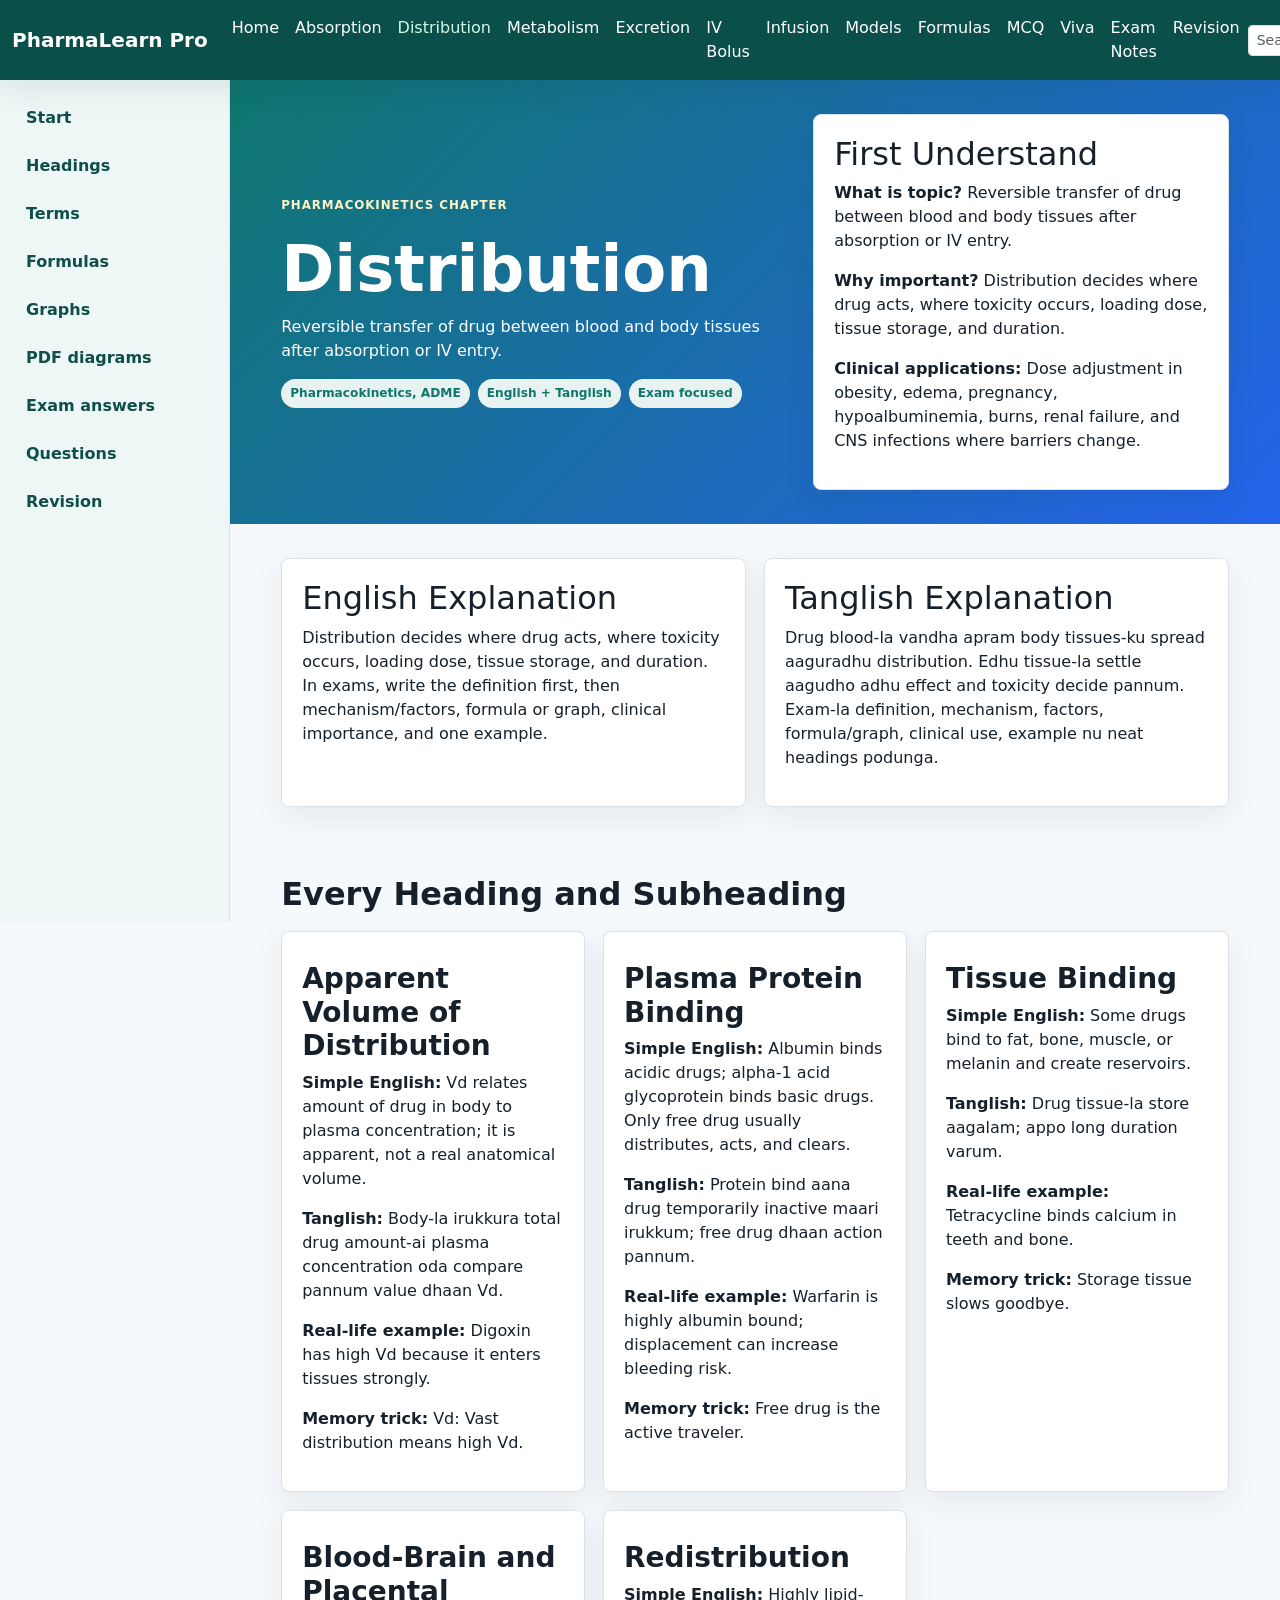
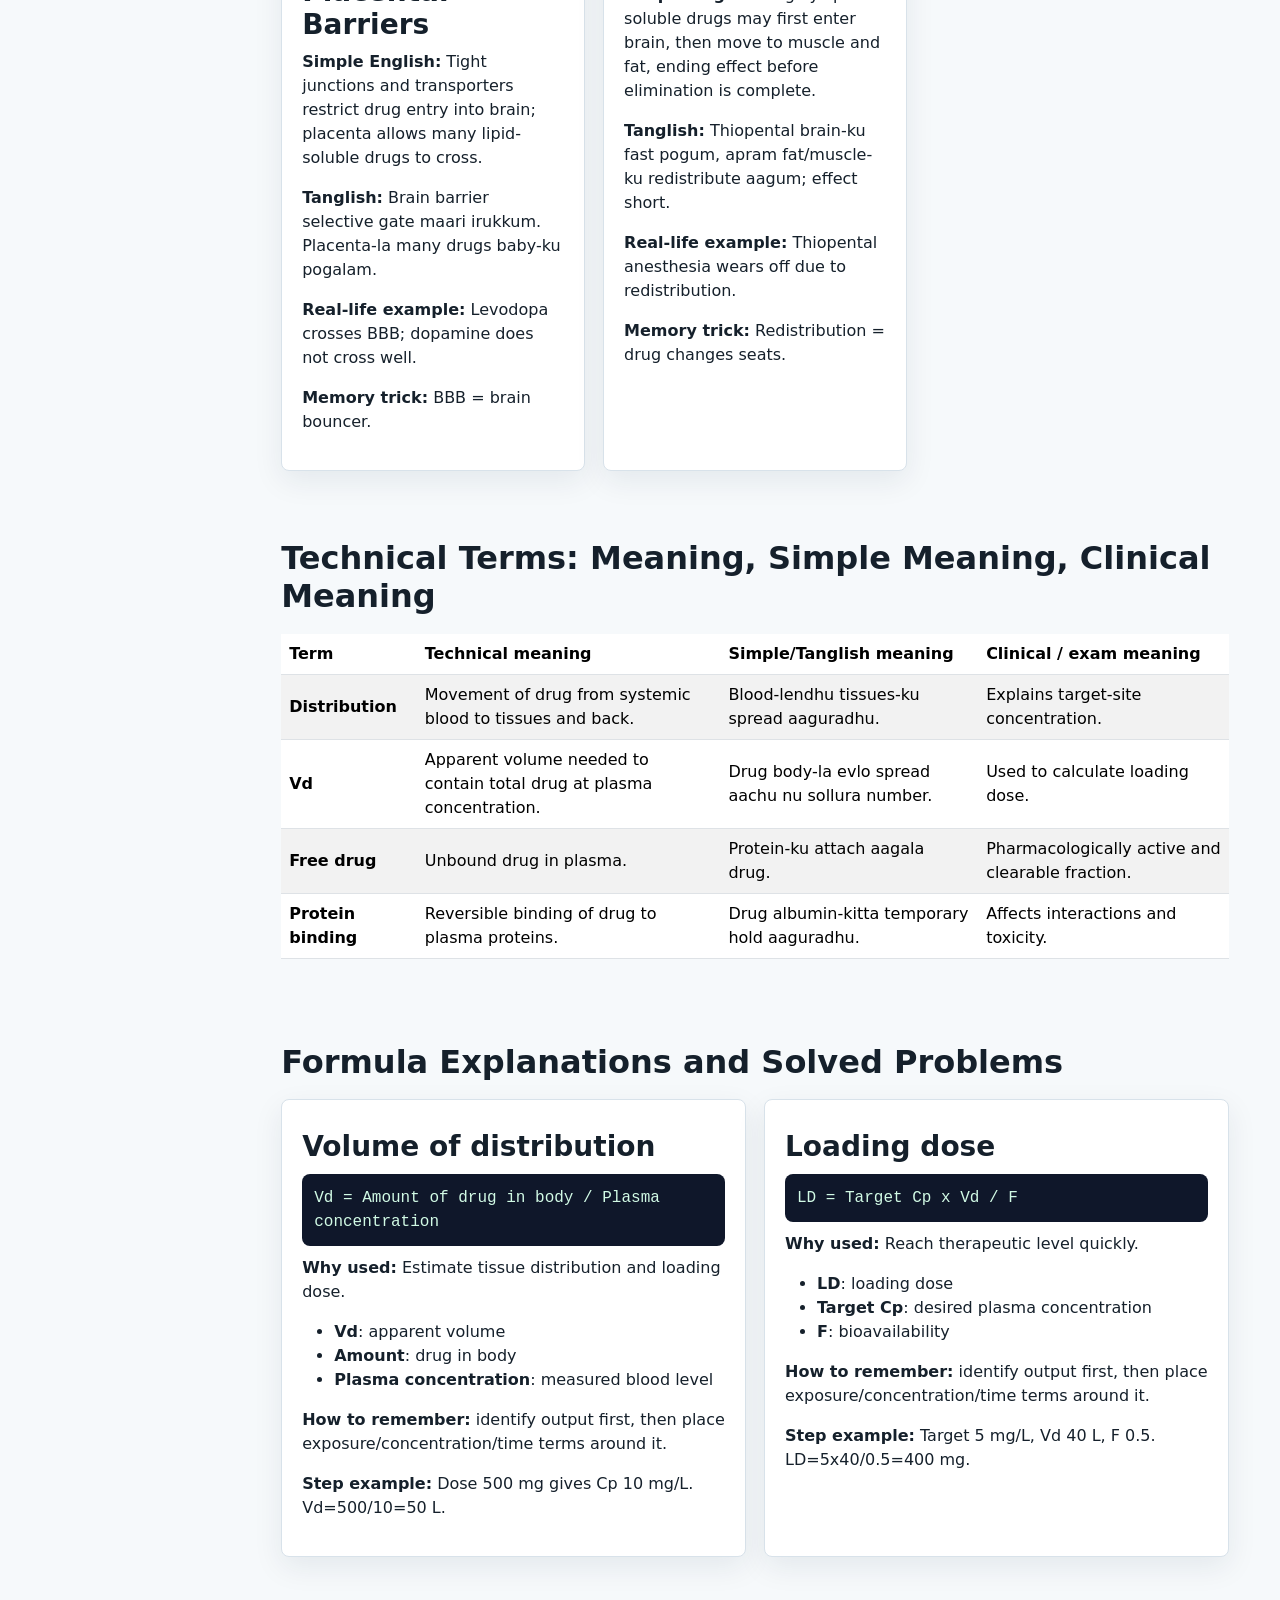
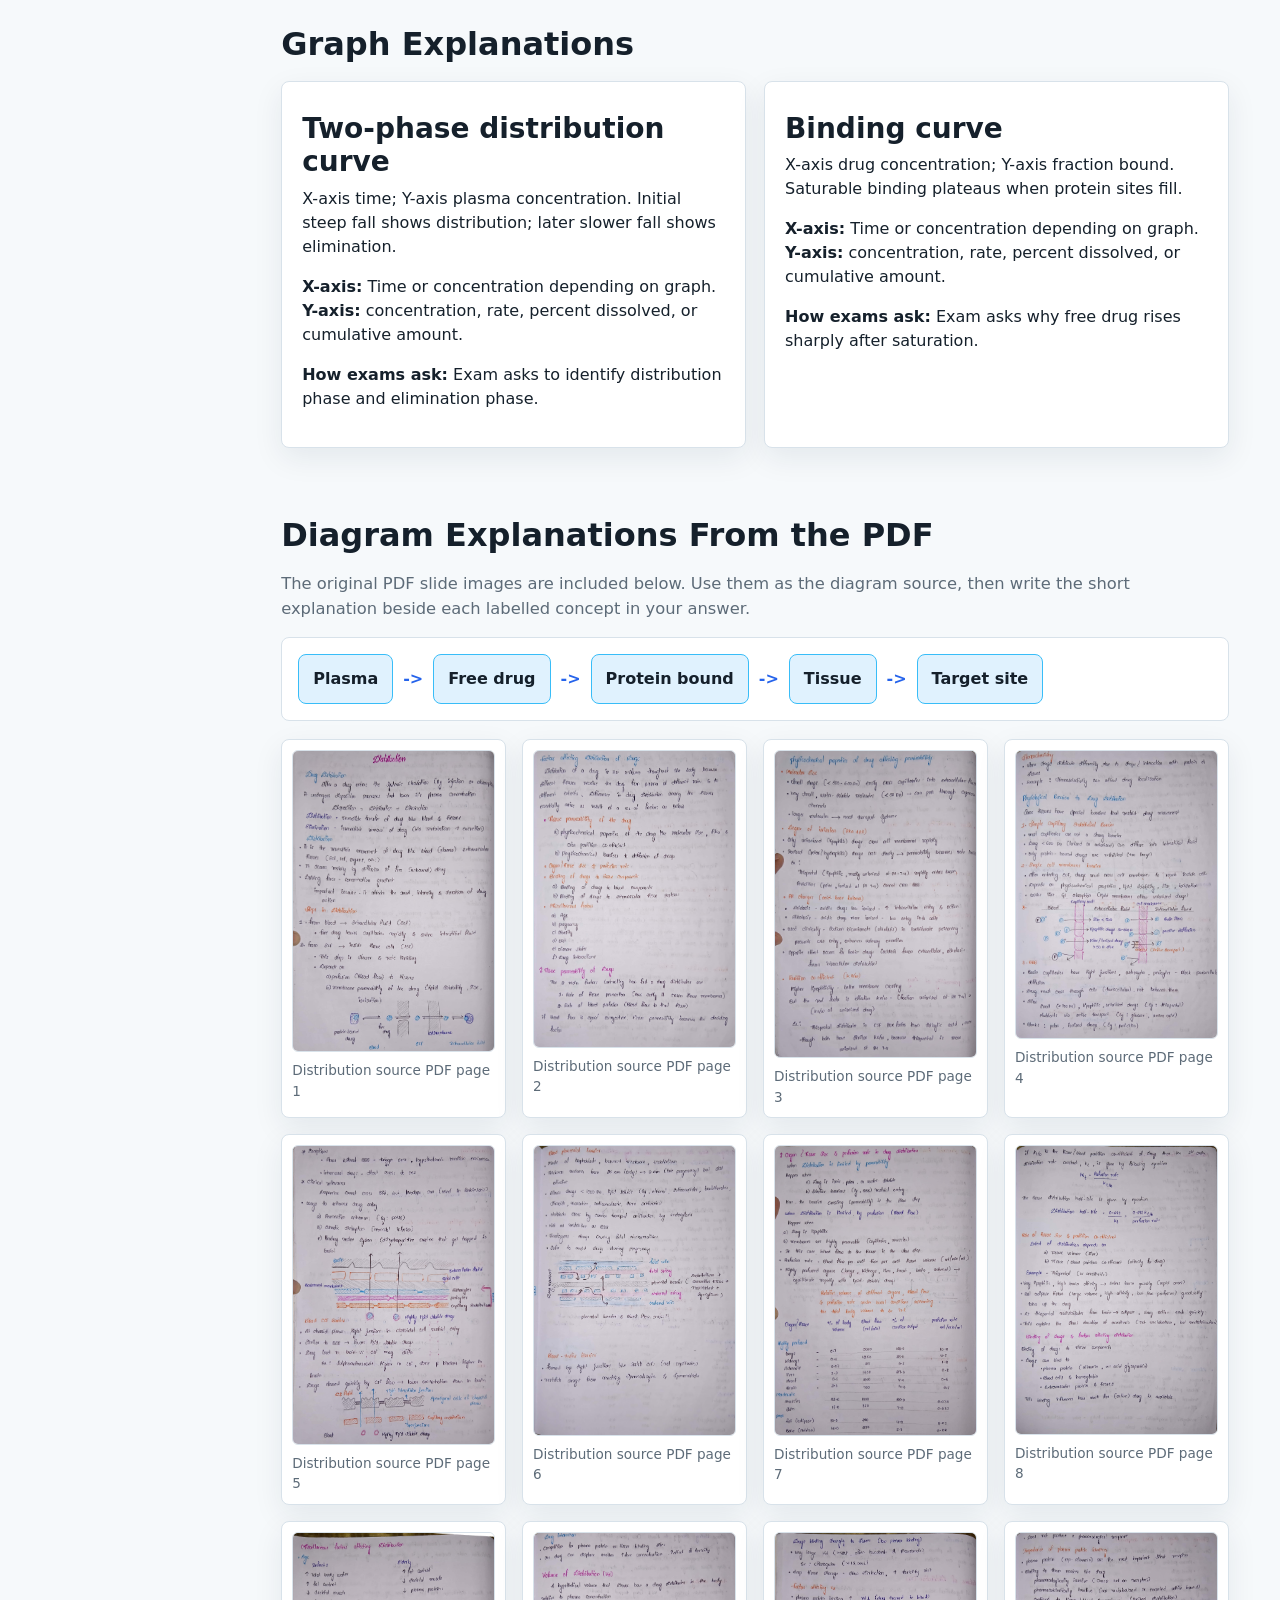
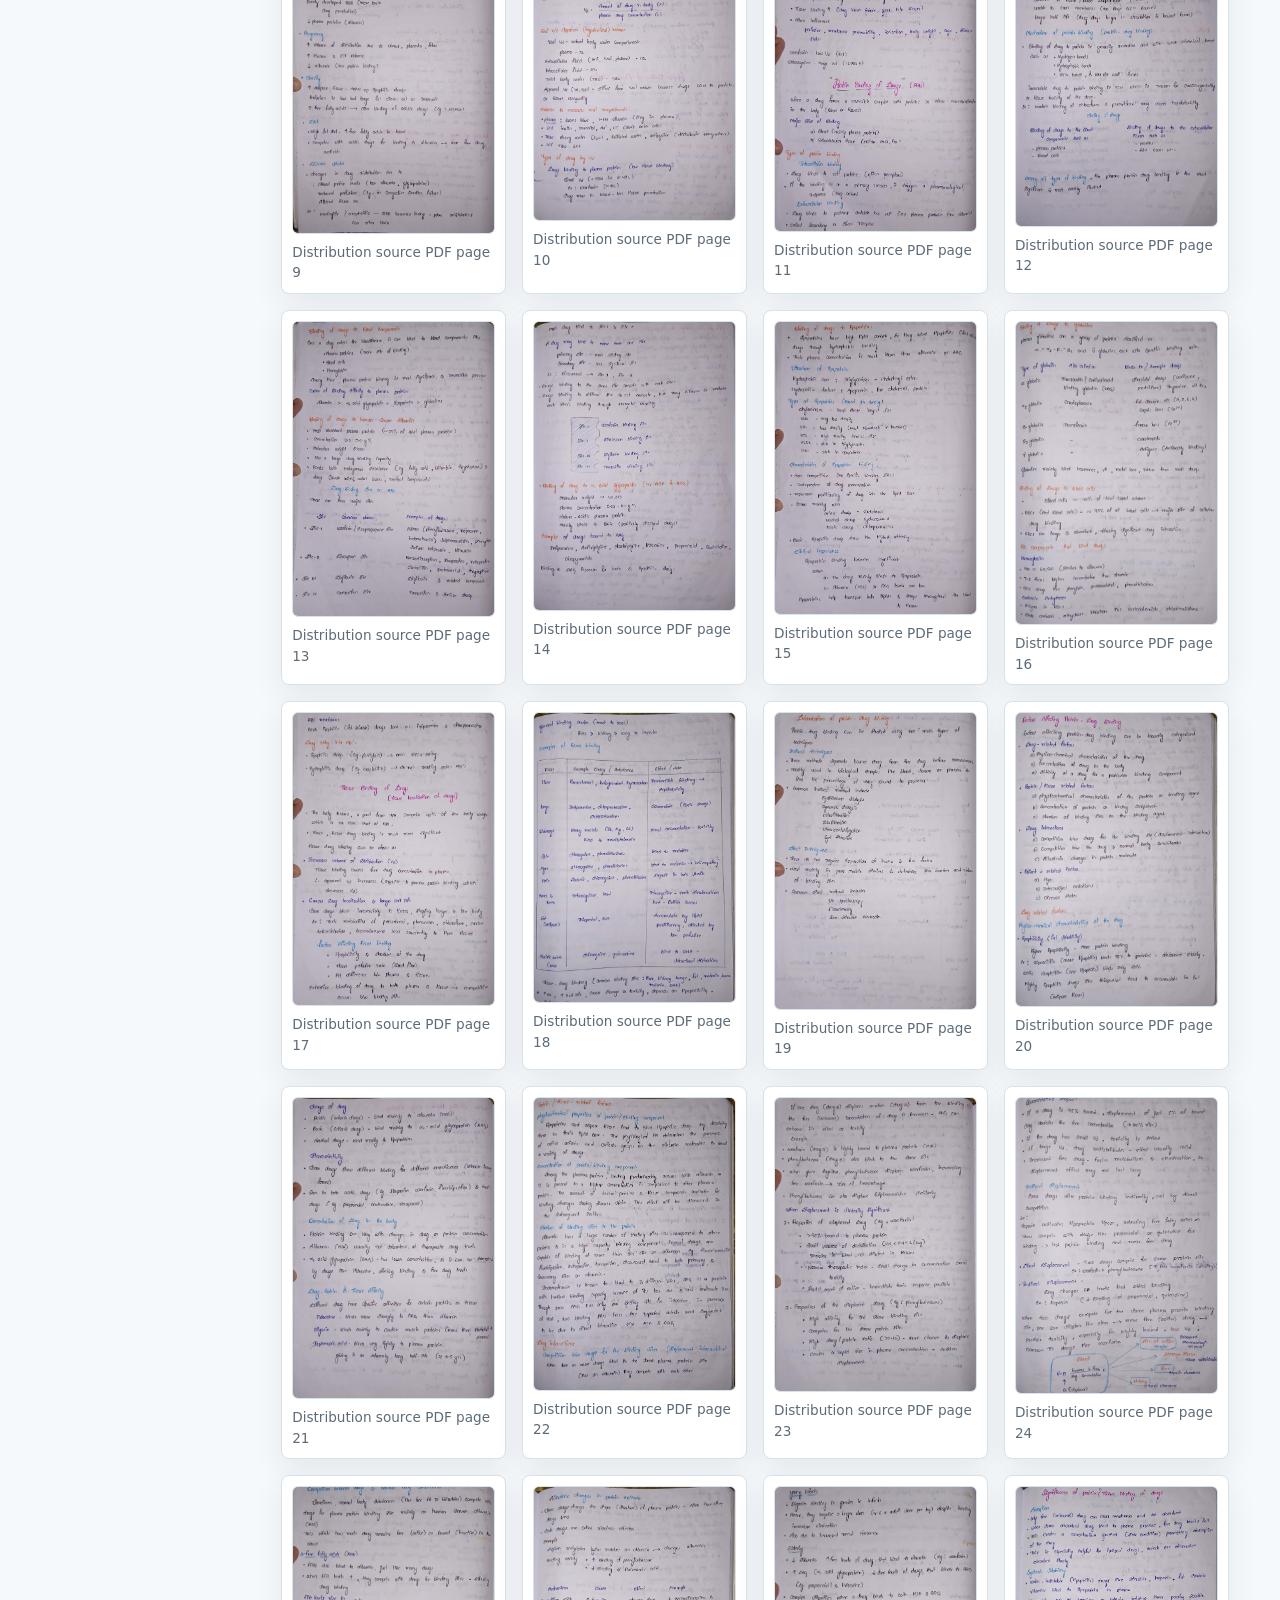
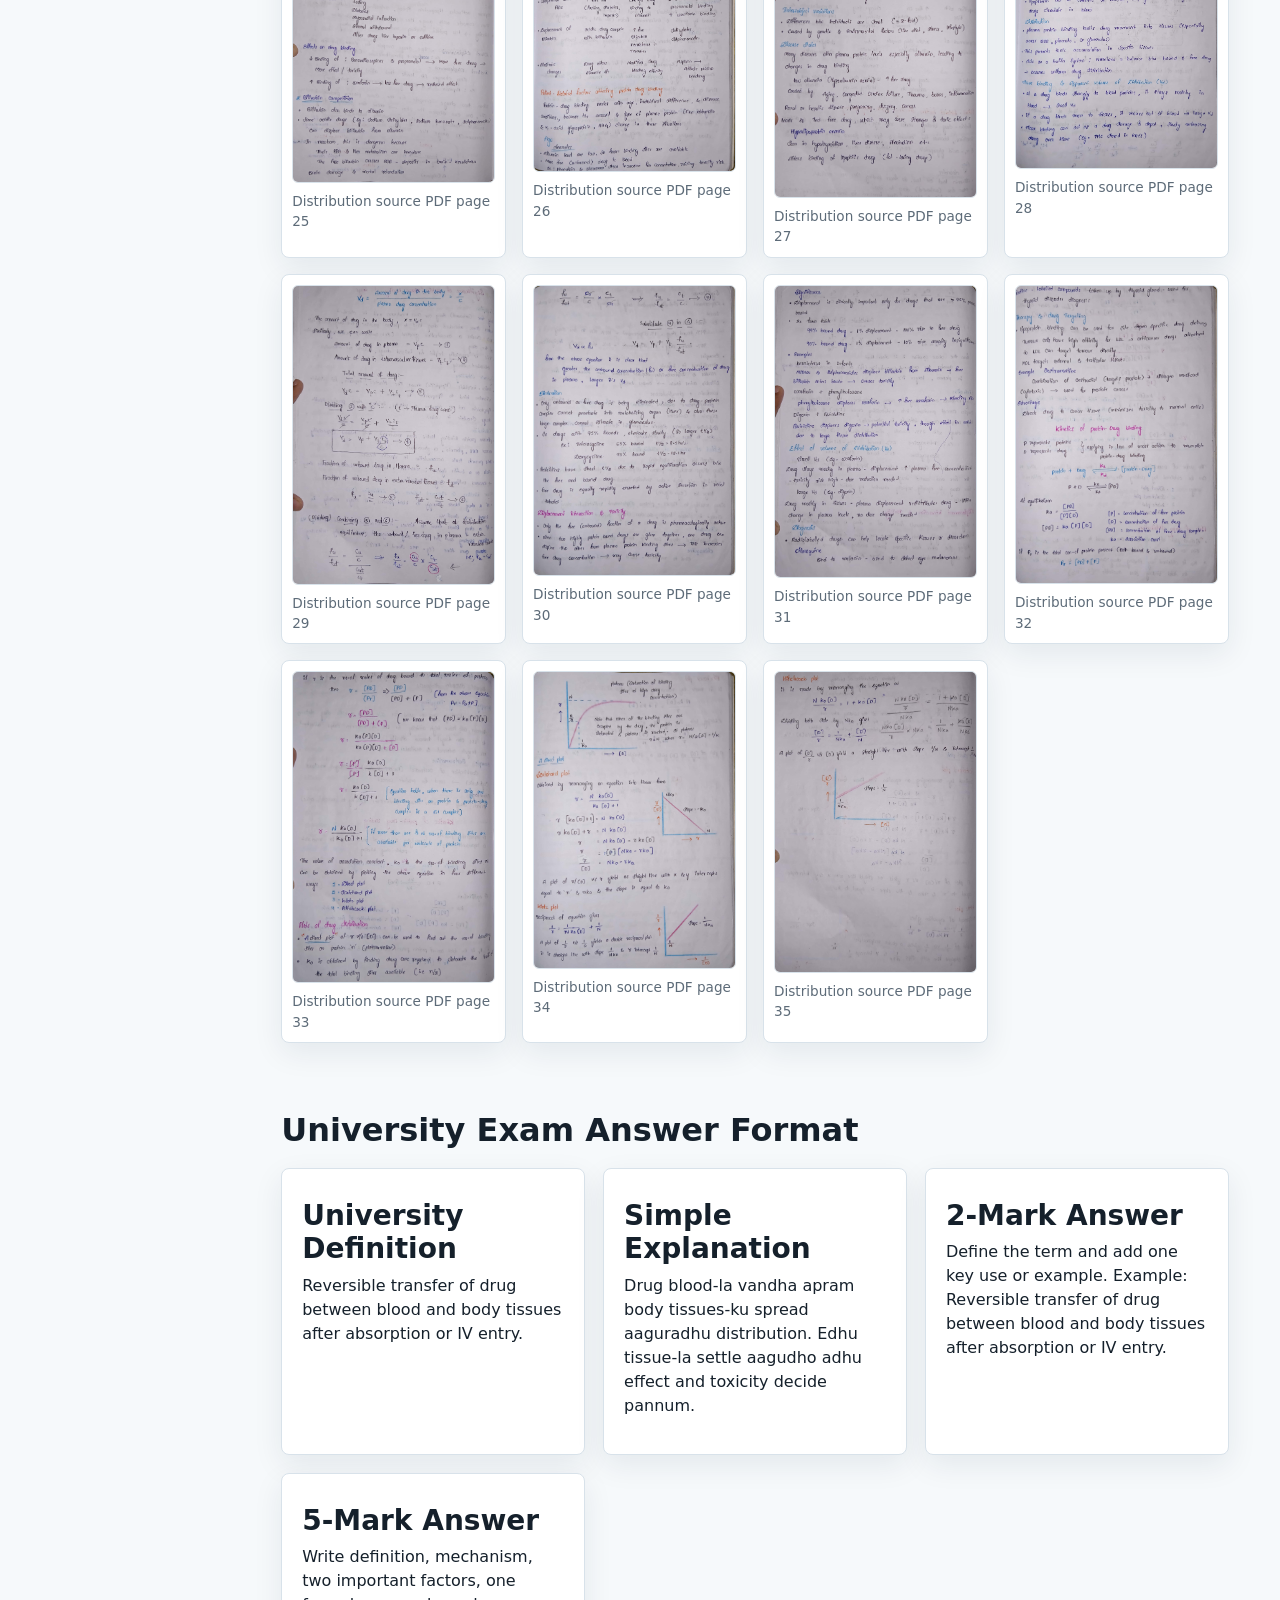
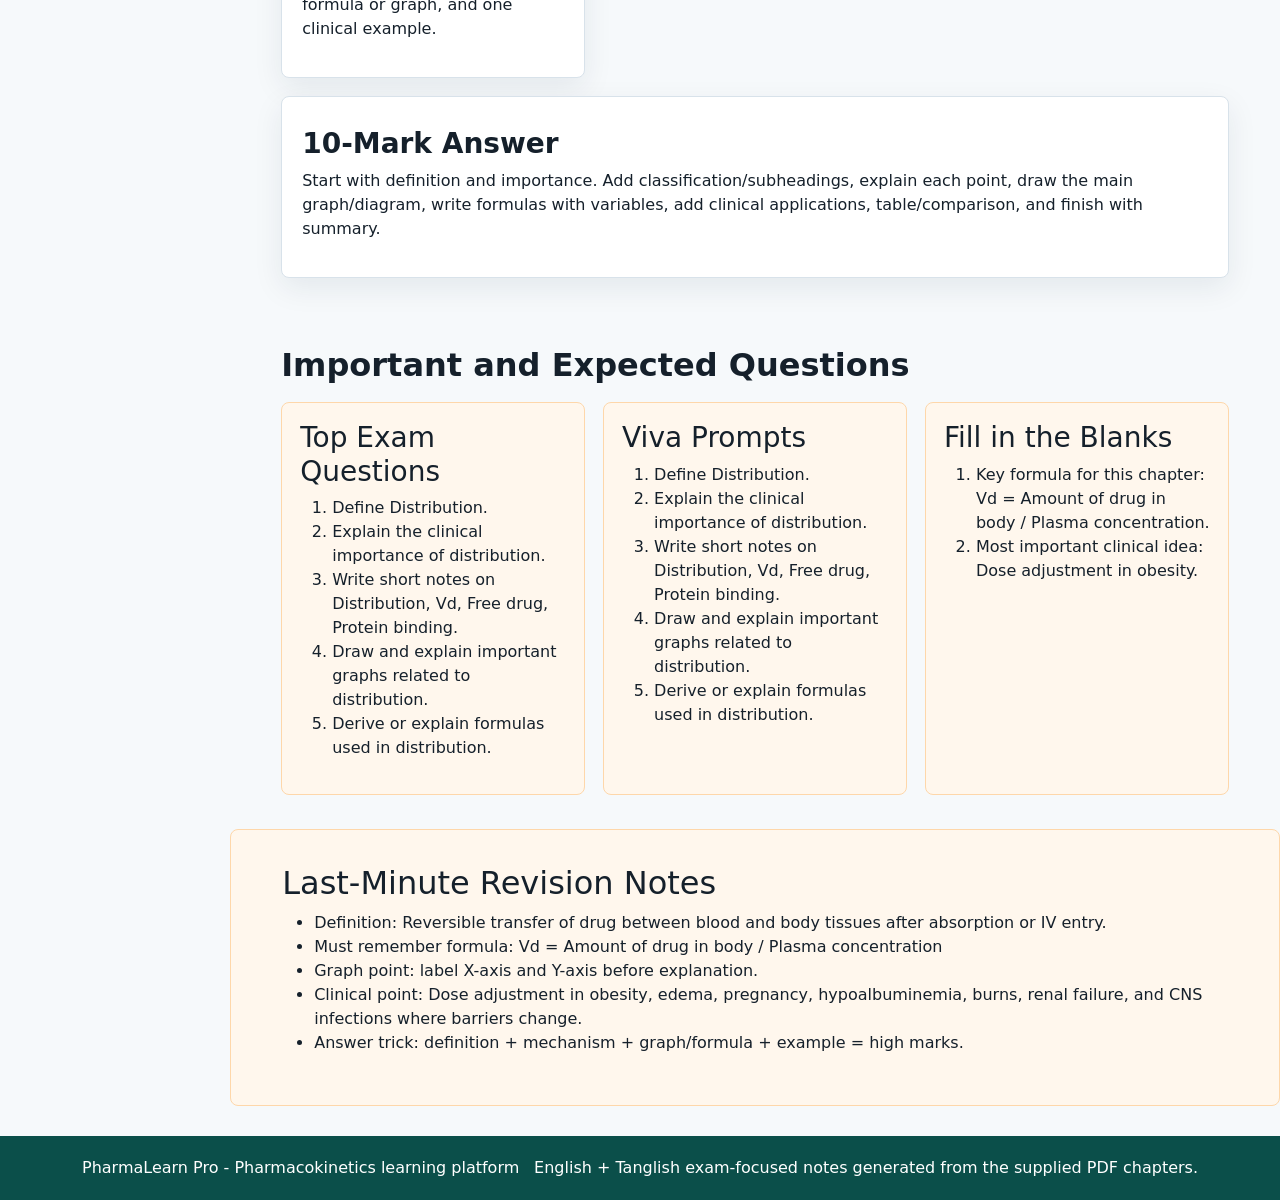
<file: distribution.html>
<!doctype html>
<html lang="en">
<head>
  <meta charset="utf-8">
  <meta name="viewport" content="width=device-width, initial-scale=1">
  <title>Distribution | PharmaLearn Pro</title>
  <link href="https://cdn.jsdelivr.net/npm/bootstrap@5.3.3/dist/css/bootstrap.min.css" rel="stylesheet">
  <link rel="stylesheet" href="assets/css/styles.css">
</head>
<body>
<nav class='navbar navbar-expand-lg sticky-top app-nav'><div class='container-fluid'><a class='navbar-brand fw-bold' href='index.html'>PharmaLearn Pro</a><button class='navbar-toggler' type='button' data-bs-toggle='collapse' data-bs-target='#nav'><span class='navbar-toggler-icon'></span></button><div class='collapse navbar-collapse' id='nav'><ul class='navbar-nav me-auto mb-2 mb-lg-0'><li class='nav-item'><a class='nav-link' href='index.html'>Home</a></li><li class='nav-item'><a class='nav-link' href='absorption.html'>Absorption</a></li><li class='nav-item'><a class='nav-link active' href='distribution.html'>Distribution</a></li><li class='nav-item'><a class='nav-link' href='metabolism.html'>Metabolism</a></li><li class='nav-item'><a class='nav-link' href='excretion.html'>Excretion</a></li><li class='nav-item'><a class='nav-link' href='iv-bolus.html'>IV Bolus</a></li><li class='nav-item'><a class='nav-link' href='iv-infusion.html'>Infusion</a></li><li class='nav-item'><a class='nav-link' href='multi-compartment.html'>Models</a></li><li class='nav-item'><a class='nav-link' href='formula-sheet.html'>Formulas</a></li><li class='nav-item'><a class='nav-link' href='mcq.html'>MCQ</a></li><li class='nav-item'><a class='nav-link' href='viva.html'>Viva</a></li><li class='nav-item'><a class='nav-link' href='exam-notes.html'>Exam Notes</a></li><li class='nav-item'><a class='nav-link' href='revision.html'>Revision</a></li></ul><div class='d-flex gap-2 align-items-center search-wrap'><input id='liveSearch' class='form-control form-control-sm' placeholder='Search topic, formula, definition'><button class='btn btn-sm btn-outline-light' id='themeToggle' type='button' title='Toggle dark mode'>Dark</button></div></div></div></nav><div id='searchResults' class='search-results container'></div>

<main class="chapter-shell">
  <aside class="chapter-sidebar"><a href='#intro'>Start</a><a href='#headings'>Headings</a><a href='#definitions'>Terms</a><a href='#formulas'>Formulas</a><a href='#graphs'>Graphs</a><a href='#diagrams'>PDF diagrams</a><a href='#exam'>Exam answers</a><a href='#questions'>Questions</a><a href='#summary'>Revision</a></aside>
  <div class="chapter-main">
    <section id="intro" class="chapter-hero">
      <div>
        <p class="eyebrow">Pharmacokinetics Chapter</p>
        <h1>Distribution</h1>
        <p>Reversible transfer of drug between blood and body tissues after absorption or IV entry.</p>
        <div class="hero-tags"><span class='tag'>Pharmacokinetics, ADME</span><span class='tag'>English + Tanglish</span><span class='tag'>Exam focused</span></div>
      </div>
      <div class="quick-panel">
        <h2>First Understand</h2>
        <p><strong>What is topic?</strong> Reversible transfer of drug between blood and body tissues after absorption or IV entry.</p>
        <p><strong>Why important?</strong> Distribution decides where drug acts, where toxicity occurs, loading dose, tissue storage, and duration.</p>
        <p><strong>Clinical applications:</strong> Dose adjustment in obesity, edema, pregnancy, hypoalbuminemia, burns, renal failure, and CNS infections where barriers change.</p>
      </div>
    </section>

    <section class="split-section">
      <article class="content-card">
        <h2>English Explanation</h2>
        <p>Distribution decides where drug acts, where toxicity occurs, loading dose, tissue storage, and duration. In exams, write the definition first, then mechanism/factors, formula or graph, clinical importance, and one example.</p>
      </article>
      <article class="content-card">
        <h2>Tanglish Explanation</h2>
        <p>Drug blood-la vandha apram body tissues-ku spread aaguradhu distribution. Edhu tissue-la settle aagudho adhu effect and toxicity decide pannum. Exam-la definition, mechanism, factors, formula/graph, clinical use, example nu neat headings podunga.</p>
      </article>
    </section>

    <section id="headings">
      <h2 class="section-title">Every Heading and Subheading</h2>
      <div class="card-grid">
        <article class="content-card">
          <h3>Apparent Volume of Distribution</h3>
          <p><strong>Simple English:</strong> Vd relates amount of drug in body to plasma concentration; it is apparent, not a real anatomical volume.</p>
          <p><strong>Tanglish:</strong> Body-la irukkura total drug amount-ai plasma concentration oda compare pannum value dhaan Vd.</p>
          <p><strong>Real-life example:</strong> Digoxin has high Vd because it enters tissues strongly.</p>
          <p><strong>Memory trick:</strong> Vd: Vast distribution means high Vd.</p>
        </article>
        <article class="content-card">
          <h3>Plasma Protein Binding</h3>
          <p><strong>Simple English:</strong> Albumin binds acidic drugs; alpha-1 acid glycoprotein binds basic drugs. Only free drug usually distributes, acts, and clears.</p>
          <p><strong>Tanglish:</strong> Protein bind aana drug temporarily inactive maari irukkum; free drug dhaan action pannum.</p>
          <p><strong>Real-life example:</strong> Warfarin is highly albumin bound; displacement can increase bleeding risk.</p>
          <p><strong>Memory trick:</strong> Free drug is the active traveler.</p>
        </article>
        <article class="content-card">
          <h3>Tissue Binding</h3>
          <p><strong>Simple English:</strong> Some drugs bind to fat, bone, muscle, or melanin and create reservoirs.</p>
          <p><strong>Tanglish:</strong> Drug tissue-la store aagalam; appo long duration varum.</p>
          <p><strong>Real-life example:</strong> Tetracycline binds calcium in teeth and bone.</p>
          <p><strong>Memory trick:</strong> Storage tissue slows goodbye.</p>
        </article>
        <article class="content-card">
          <h3>Blood-Brain and Placental Barriers</h3>
          <p><strong>Simple English:</strong> Tight junctions and transporters restrict drug entry into brain; placenta allows many lipid-soluble drugs to cross.</p>
          <p><strong>Tanglish:</strong> Brain barrier selective gate maari irukkum. Placenta-la many drugs baby-ku pogalam.</p>
          <p><strong>Real-life example:</strong> Levodopa crosses BBB; dopamine does not cross well.</p>
          <p><strong>Memory trick:</strong> BBB = brain bouncer.</p>
        </article>
        <article class="content-card">
          <h3>Redistribution</h3>
          <p><strong>Simple English:</strong> Highly lipid-soluble drugs may first enter brain, then move to muscle and fat, ending effect before elimination is complete.</p>
          <p><strong>Tanglish:</strong> Thiopental brain-ku fast pogum, apram fat/muscle-ku redistribute aagum; effect short.</p>
          <p><strong>Real-life example:</strong> Thiopental anesthesia wears off due to redistribution.</p>
          <p><strong>Memory trick:</strong> Redistribution = drug changes seats.</p>
        </article></div>
    </section>

    <section id="definitions">
      <h2 class="section-title">Technical Terms: Meaning, Simple Meaning, Clinical Meaning</h2>
      <div class="table-responsive"><table class="table table-striped align-middle"><thead><tr><th>Term</th><th>Technical meaning</th><th>Simple/Tanglish meaning</th><th>Clinical / exam meaning</th></tr></thead><tbody><tr><td><strong>Distribution</strong></td><td>Movement of drug from systemic blood to tissues and back.</td><td>Blood-lendhu tissues-ku spread aaguradhu.</td><td>Explains target-site concentration.</td></tr><tr><td><strong>Vd</strong></td><td>Apparent volume needed to contain total drug at plasma concentration.</td><td>Drug body-la evlo spread aachu nu sollura number.</td><td>Used to calculate loading dose.</td></tr><tr><td><strong>Free drug</strong></td><td>Unbound drug in plasma.</td><td>Protein-ku attach aagala drug.</td><td>Pharmacologically active and clearable fraction.</td></tr><tr><td><strong>Protein binding</strong></td><td>Reversible binding of drug to plasma proteins.</td><td>Drug albumin-kitta temporary hold aaguradhu.</td><td>Affects interactions and toxicity.</td></tr></tbody></table></div>
    </section>

    <section id="formulas">
      <h2 class="section-title">Formula Explanations and Solved Problems</h2>
      <div class="formula-grid">
        <article class="formula-card">
          <h3>Volume of distribution</h3>
          <div class="formula">Vd = Amount of drug in body / Plasma concentration</div>
          <p><strong>Why used:</strong> Estimate tissue distribution and loading dose.</p>
          <ul><li><strong>Vd</strong>: apparent volume</li><li><strong>Amount</strong>: drug in body</li><li><strong>Plasma concentration</strong>: measured blood level</li></ul>
          <p><strong>How to remember:</strong> identify output first, then place exposure/concentration/time terms around it.</p>
          <p><strong>Step example:</strong> Dose 500 mg gives Cp 10 mg/L. Vd=500/10=50 L.</p>
        </article>
        <article class="formula-card">
          <h3>Loading dose</h3>
          <div class="formula">LD = Target Cp x Vd / F</div>
          <p><strong>Why used:</strong> Reach therapeutic level quickly.</p>
          <ul><li><strong>LD</strong>: loading dose</li><li><strong>Target Cp</strong>: desired plasma concentration</li><li><strong>F</strong>: bioavailability</li></ul>
          <p><strong>How to remember:</strong> identify output first, then place exposure/concentration/time terms around it.</p>
          <p><strong>Step example:</strong> Target 5 mg/L, Vd 40 L, F 0.5. LD=5x40/0.5=400 mg.</p>
        </article></div>
    </section>

    <section id="graphs">
      <h2 class="section-title">Graph Explanations</h2>
      <div class="card-grid">
      <article class="content-card">
        <h3>Two-phase distribution curve</h3>
        <p>X-axis time; Y-axis plasma concentration. Initial steep fall shows distribution; later slower fall shows elimination.</p>
        <p><strong>X-axis:</strong> Time or concentration depending on graph. <strong>Y-axis:</strong> concentration, rate, percent dissolved, or cumulative amount.</p>
        <p><strong>How exams ask:</strong> Exam asks to identify distribution phase and elimination phase.</p>
      </article>
      <article class="content-card">
        <h3>Binding curve</h3>
        <p>X-axis drug concentration; Y-axis fraction bound. Saturable binding plateaus when protein sites fill.</p>
        <p><strong>X-axis:</strong> Time or concentration depending on graph. <strong>Y-axis:</strong> concentration, rate, percent dissolved, or cumulative amount.</p>
        <p><strong>How exams ask:</strong> Exam asks why free drug rises sharply after saturation.</p>
      </article></div>
    </section>

    <section id="diagrams">
      <h2 class="section-title">Diagram Explanations From the PDF</h2>
      <p class="lead-small">The original PDF slide images are included below. Use them as the diagram source, then write the short explanation beside each labelled concept in your answer.</p>
      <div class="diagram-panel"><div class='flow-diagram'><div class='flow-node'>Plasma</div><div class="flow-arrow">-></div><div class='flow-node'>Free drug</div><div class="flow-arrow">-></div><div class='flow-node'>Protein bound</div><div class="flow-arrow">-></div><div class='flow-node'>Tissue</div><div class="flow-arrow">-></div><div class='flow-node'>Target site</div></div></div>
      <div class="pdf-gallery"><figure class='pdf-page'><img src='assets/pdf-pages/distribution/page-01.jpg' alt='Distribution PDF page 1' loading='lazy'><figcaption>Distribution source PDF page 1</figcaption></figure><figure class='pdf-page'><img src='assets/pdf-pages/distribution/page-02.jpg' alt='Distribution PDF page 2' loading='lazy'><figcaption>Distribution source PDF page 2</figcaption></figure><figure class='pdf-page'><img src='assets/pdf-pages/distribution/page-03.jpg' alt='Distribution PDF page 3' loading='lazy'><figcaption>Distribution source PDF page 3</figcaption></figure><figure class='pdf-page'><img src='assets/pdf-pages/distribution/page-04.jpg' alt='Distribution PDF page 4' loading='lazy'><figcaption>Distribution source PDF page 4</figcaption></figure><figure class='pdf-page'><img src='assets/pdf-pages/distribution/page-05.jpg' alt='Distribution PDF page 5' loading='lazy'><figcaption>Distribution source PDF page 5</figcaption></figure><figure class='pdf-page'><img src='assets/pdf-pages/distribution/page-06.jpg' alt='Distribution PDF page 6' loading='lazy'><figcaption>Distribution source PDF page 6</figcaption></figure><figure class='pdf-page'><img src='assets/pdf-pages/distribution/page-07.jpg' alt='Distribution PDF page 7' loading='lazy'><figcaption>Distribution source PDF page 7</figcaption></figure><figure class='pdf-page'><img src='assets/pdf-pages/distribution/page-08.jpg' alt='Distribution PDF page 8' loading='lazy'><figcaption>Distribution source PDF page 8</figcaption></figure><figure class='pdf-page'><img src='assets/pdf-pages/distribution/page-09.jpg' alt='Distribution PDF page 9' loading='lazy'><figcaption>Distribution source PDF page 9</figcaption></figure><figure class='pdf-page'><img src='assets/pdf-pages/distribution/page-10.jpg' alt='Distribution PDF page 10' loading='lazy'><figcaption>Distribution source PDF page 10</figcaption></figure><figure class='pdf-page'><img src='assets/pdf-pages/distribution/page-11.jpg' alt='Distribution PDF page 11' loading='lazy'><figcaption>Distribution source PDF page 11</figcaption></figure><figure class='pdf-page'><img src='assets/pdf-pages/distribution/page-12.jpg' alt='Distribution PDF page 12' loading='lazy'><figcaption>Distribution source PDF page 12</figcaption></figure><figure class='pdf-page'><img src='assets/pdf-pages/distribution/page-13.jpg' alt='Distribution PDF page 13' loading='lazy'><figcaption>Distribution source PDF page 13</figcaption></figure><figure class='pdf-page'><img src='assets/pdf-pages/distribution/page-14.jpg' alt='Distribution PDF page 14' loading='lazy'><figcaption>Distribution source PDF page 14</figcaption></figure><figure class='pdf-page'><img src='assets/pdf-pages/distribution/page-15.jpg' alt='Distribution PDF page 15' loading='lazy'><figcaption>Distribution source PDF page 15</figcaption></figure><figure class='pdf-page'><img src='assets/pdf-pages/distribution/page-16.jpg' alt='Distribution PDF page 16' loading='lazy'><figcaption>Distribution source PDF page 16</figcaption></figure><figure class='pdf-page'><img src='assets/pdf-pages/distribution/page-17.jpg' alt='Distribution PDF page 17' loading='lazy'><figcaption>Distribution source PDF page 17</figcaption></figure><figure class='pdf-page'><img src='assets/pdf-pages/distribution/page-18.jpg' alt='Distribution PDF page 18' loading='lazy'><figcaption>Distribution source PDF page 18</figcaption></figure><figure class='pdf-page'><img src='assets/pdf-pages/distribution/page-19.jpg' alt='Distribution PDF page 19' loading='lazy'><figcaption>Distribution source PDF page 19</figcaption></figure><figure class='pdf-page'><img src='assets/pdf-pages/distribution/page-20.jpg' alt='Distribution PDF page 20' loading='lazy'><figcaption>Distribution source PDF page 20</figcaption></figure><figure class='pdf-page'><img src='assets/pdf-pages/distribution/page-21.jpg' alt='Distribution PDF page 21' loading='lazy'><figcaption>Distribution source PDF page 21</figcaption></figure><figure class='pdf-page'><img src='assets/pdf-pages/distribution/page-22.jpg' alt='Distribution PDF page 22' loading='lazy'><figcaption>Distribution source PDF page 22</figcaption></figure><figure class='pdf-page'><img src='assets/pdf-pages/distribution/page-23.jpg' alt='Distribution PDF page 23' loading='lazy'><figcaption>Distribution source PDF page 23</figcaption></figure><figure class='pdf-page'><img src='assets/pdf-pages/distribution/page-24.jpg' alt='Distribution PDF page 24' loading='lazy'><figcaption>Distribution source PDF page 24</figcaption></figure><figure class='pdf-page'><img src='assets/pdf-pages/distribution/page-25.jpg' alt='Distribution PDF page 25' loading='lazy'><figcaption>Distribution source PDF page 25</figcaption></figure><figure class='pdf-page'><img src='assets/pdf-pages/distribution/page-26.jpg' alt='Distribution PDF page 26' loading='lazy'><figcaption>Distribution source PDF page 26</figcaption></figure><figure class='pdf-page'><img src='assets/pdf-pages/distribution/page-27.jpg' alt='Distribution PDF page 27' loading='lazy'><figcaption>Distribution source PDF page 27</figcaption></figure><figure class='pdf-page'><img src='assets/pdf-pages/distribution/page-28.jpg' alt='Distribution PDF page 28' loading='lazy'><figcaption>Distribution source PDF page 28</figcaption></figure><figure class='pdf-page'><img src='assets/pdf-pages/distribution/page-29.jpg' alt='Distribution PDF page 29' loading='lazy'><figcaption>Distribution source PDF page 29</figcaption></figure><figure class='pdf-page'><img src='assets/pdf-pages/distribution/page-30.jpg' alt='Distribution PDF page 30' loading='lazy'><figcaption>Distribution source PDF page 30</figcaption></figure><figure class='pdf-page'><img src='assets/pdf-pages/distribution/page-31.jpg' alt='Distribution PDF page 31' loading='lazy'><figcaption>Distribution source PDF page 31</figcaption></figure><figure class='pdf-page'><img src='assets/pdf-pages/distribution/page-32.jpg' alt='Distribution PDF page 32' loading='lazy'><figcaption>Distribution source PDF page 32</figcaption></figure><figure class='pdf-page'><img src='assets/pdf-pages/distribution/page-33.jpg' alt='Distribution PDF page 33' loading='lazy'><figcaption>Distribution source PDF page 33</figcaption></figure><figure class='pdf-page'><img src='assets/pdf-pages/distribution/page-34.jpg' alt='Distribution PDF page 34' loading='lazy'><figcaption>Distribution source PDF page 34</figcaption></figure><figure class='pdf-page'><img src='assets/pdf-pages/distribution/page-35.jpg' alt='Distribution PDF page 35' loading='lazy'><figcaption>Distribution source PDF page 35</figcaption></figure></div>
    </section>

    <section id="exam">
      <h2 class="section-title">University Exam Answer Format</h2>
      <div class="exam-grid">
        <article class="content-card"><h3>University Definition</h3><p>Reversible transfer of drug between blood and body tissues after absorption or IV entry.</p></article>
        <article class="content-card"><h3>Simple Explanation</h3><p>Drug blood-la vandha apram body tissues-ku spread aaguradhu distribution. Edhu tissue-la settle aagudho adhu effect and toxicity decide pannum.</p></article>
        <article class="content-card"><h3>2-Mark Answer</h3><p>Define the term and add one key use or example. Example: Reversible transfer of drug between blood and body tissues after absorption or IV entry.</p></article>
        <article class="content-card"><h3>5-Mark Answer</h3><p>Write definition, mechanism, two important factors, one formula or graph, and one clinical example.</p></article>
        <article class="content-card wide"><h3>10-Mark Answer</h3><p>Start with definition and importance. Add classification/subheadings, explain each point, draw the main graph/diagram, write formulas with variables, add clinical applications, table/comparison, and finish with summary.</p></article>
      </div>
    </section>

    <section id="questions">
      <h2 class="section-title">Important and Expected Questions</h2>
      <div class="question-bands">
        <div><h3>Top Exam Questions</h3><ol><li>Define Distribution.</li><li>Explain the clinical importance of distribution.</li><li>Write short notes on Distribution, Vd, Free drug, Protein binding.</li><li>Draw and explain important graphs related to distribution.</li><li>Derive or explain formulas used in distribution.</li></ol></div>
        <div><h3>Viva Prompts</h3><ol><li>Define Distribution.</li><li>Explain the clinical importance of distribution.</li><li>Write short notes on Distribution, Vd, Free drug, Protein binding.</li><li>Draw and explain important graphs related to distribution.</li><li>Derive or explain formulas used in distribution.</li></ol></div>
        <div><h3>Fill in the Blanks</h3><ol><li>Key formula for this chapter: Vd = Amount of drug in body / Plasma concentration.</li><li>Most important clinical idea: Dose adjustment in obesity.</li></ol></div>
      </div>
    </section>

    <section id="summary" class="revision-box">
      <h2>Last-Minute Revision Notes</h2>
      <ul>
        <li>Definition: Reversible transfer of drug between blood and body tissues after absorption or IV entry.</li>
        <li>Must remember formula: Vd = Amount of drug in body / Plasma concentration</li>
        <li>Graph point: label X-axis and Y-axis before explanation.</li>
        <li>Clinical point: Dose adjustment in obesity, edema, pregnancy, hypoalbuminemia, burns, renal failure, and CNS infections where barriers change.</li>
        <li>Answer trick: definition + mechanism + graph/formula + example = high marks.</li>
      </ul>
    </section>
  </div>
</main>
<footer class="site-footer">
  <div class="container d-flex flex-column flex-md-row justify-content-between gap-2">
    <span>PharmaLearn Pro - Pharmacokinetics learning platform</span>
    <span>English + Tanglish exam-focused notes generated from the supplied PDF chapters.</span>
  </div>
</footer>
<script src="https://cdn.jsdelivr.net/npm/bootstrap@5.3.3/dist/js/bootstrap.bundle.min.js"></script>
<script src="assets/js/data.js"></script>
<script src="assets/js/app.js"></script>
</body>
</html>
</file>
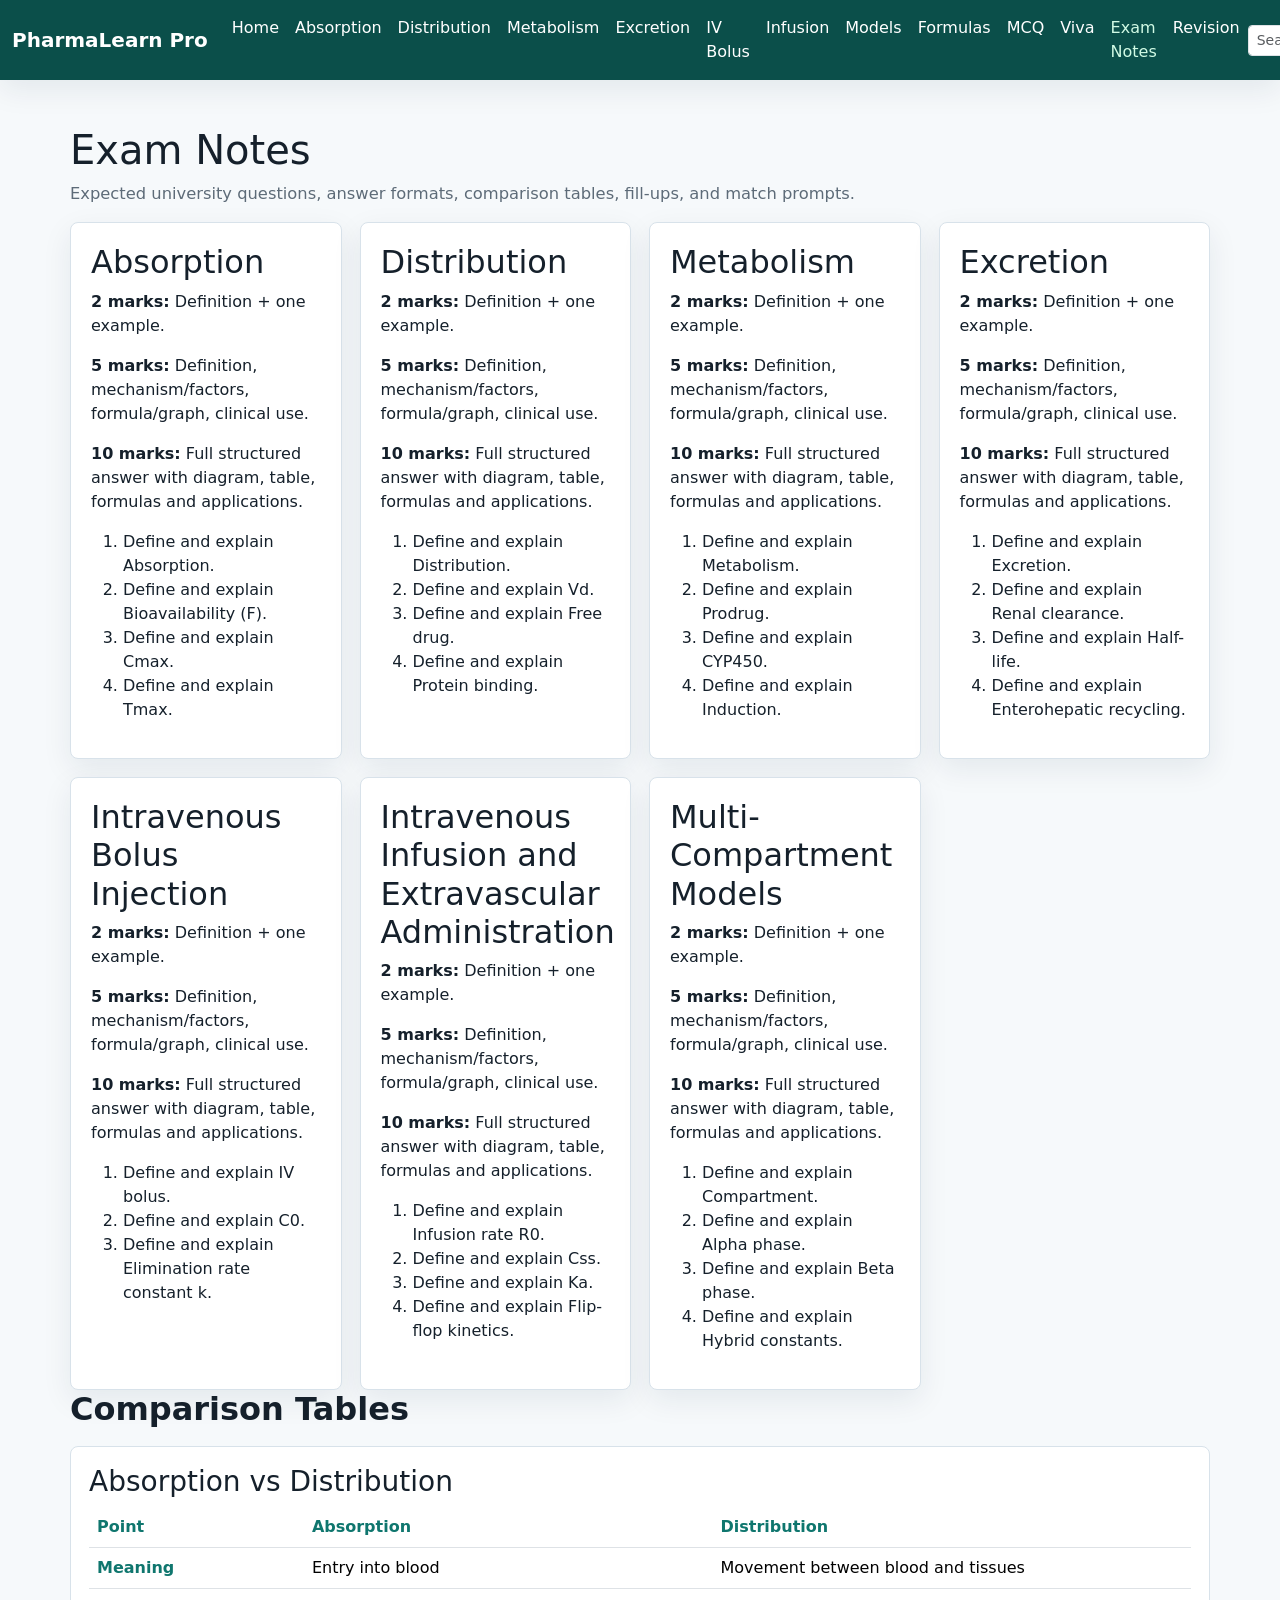
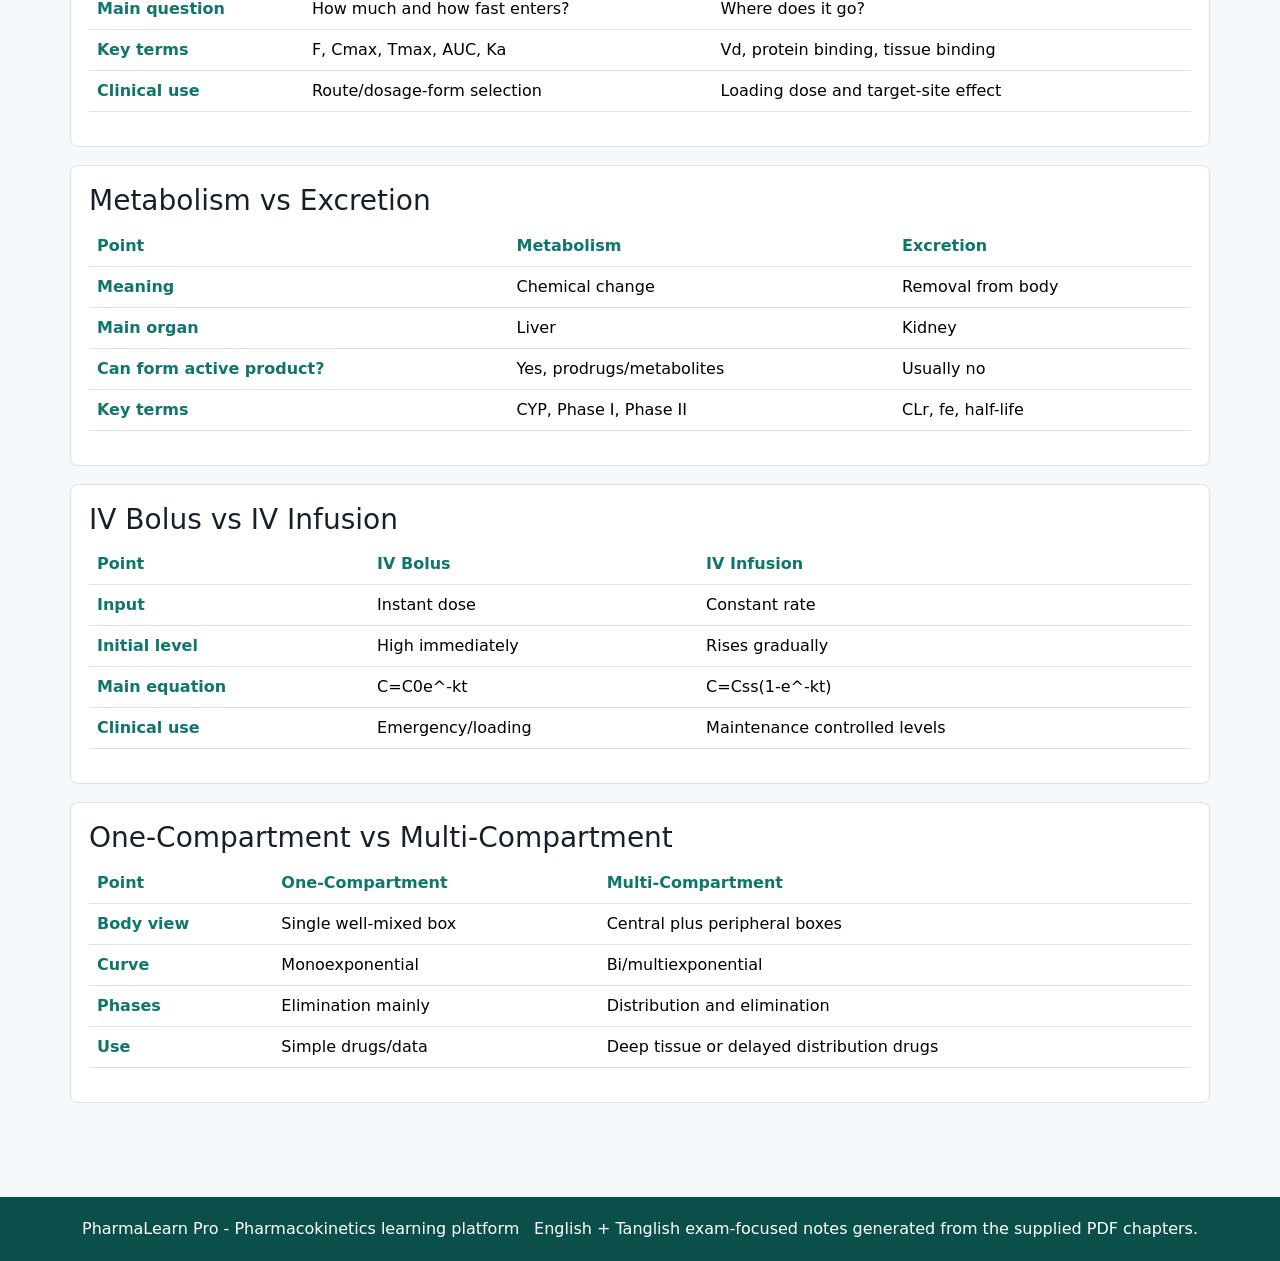
<file: exam-notes.html>
<!doctype html>
<html lang="en">
<head>
  <meta charset="utf-8">
  <meta name="viewport" content="width=device-width, initial-scale=1">
  <title>Exam Notes | PharmaLearn Pro</title>
  <link href="https://cdn.jsdelivr.net/npm/bootstrap@5.3.3/dist/css/bootstrap.min.css" rel="stylesheet">
  <link rel="stylesheet" href="assets/css/styles.css">
</head>
<body>
<nav class='navbar navbar-expand-lg sticky-top app-nav'><div class='container-fluid'><a class='navbar-brand fw-bold' href='index.html'>PharmaLearn Pro</a><button class='navbar-toggler' type='button' data-bs-toggle='collapse' data-bs-target='#nav'><span class='navbar-toggler-icon'></span></button><div class='collapse navbar-collapse' id='nav'><ul class='navbar-nav me-auto mb-2 mb-lg-0'><li class='nav-item'><a class='nav-link' href='index.html'>Home</a></li><li class='nav-item'><a class='nav-link' href='absorption.html'>Absorption</a></li><li class='nav-item'><a class='nav-link' href='distribution.html'>Distribution</a></li><li class='nav-item'><a class='nav-link' href='metabolism.html'>Metabolism</a></li><li class='nav-item'><a class='nav-link' href='excretion.html'>Excretion</a></li><li class='nav-item'><a class='nav-link' href='iv-bolus.html'>IV Bolus</a></li><li class='nav-item'><a class='nav-link' href='iv-infusion.html'>Infusion</a></li><li class='nav-item'><a class='nav-link' href='multi-compartment.html'>Models</a></li><li class='nav-item'><a class='nav-link' href='formula-sheet.html'>Formulas</a></li><li class='nav-item'><a class='nav-link' href='mcq.html'>MCQ</a></li><li class='nav-item'><a class='nav-link' href='viva.html'>Viva</a></li><li class='nav-item'><a class='nav-link active' href='exam-notes.html'>Exam Notes</a></li><li class='nav-item'><a class='nav-link' href='revision.html'>Revision</a></li></ul><div class='d-flex gap-2 align-items-center search-wrap'><input id='liveSearch' class='form-control form-control-sm' placeholder='Search topic, formula, definition'><button class='btn btn-sm btn-outline-light' id='themeToggle' type='button' title='Toggle dark mode'>Dark</button></div></div></div></nav><div id='searchResults' class='search-results container'></div>
<main class='container section'><h1>Exam Notes</h1><p class='lead-small'>Expected university questions, answer formats, comparison tables, fill-ups, and match prompts.</p><div class='card-grid'><article class='content-card'><h2>Absorption</h2><p><strong>2 marks:</strong> Definition + one example.</p><p><strong>5 marks:</strong> Definition, mechanism/factors, formula/graph, clinical use.</p><p><strong>10 marks:</strong> Full structured answer with diagram, table, formulas and applications.</p><ol><li>Define and explain Absorption.</li><li>Define and explain Bioavailability (F).</li><li>Define and explain Cmax.</li><li>Define and explain Tmax.</li></ol></article><article class='content-card'><h2>Distribution</h2><p><strong>2 marks:</strong> Definition + one example.</p><p><strong>5 marks:</strong> Definition, mechanism/factors, formula/graph, clinical use.</p><p><strong>10 marks:</strong> Full structured answer with diagram, table, formulas and applications.</p><ol><li>Define and explain Distribution.</li><li>Define and explain Vd.</li><li>Define and explain Free drug.</li><li>Define and explain Protein binding.</li></ol></article><article class='content-card'><h2>Metabolism</h2><p><strong>2 marks:</strong> Definition + one example.</p><p><strong>5 marks:</strong> Definition, mechanism/factors, formula/graph, clinical use.</p><p><strong>10 marks:</strong> Full structured answer with diagram, table, formulas and applications.</p><ol><li>Define and explain Metabolism.</li><li>Define and explain Prodrug.</li><li>Define and explain CYP450.</li><li>Define and explain Induction.</li></ol></article><article class='content-card'><h2>Excretion</h2><p><strong>2 marks:</strong> Definition + one example.</p><p><strong>5 marks:</strong> Definition, mechanism/factors, formula/graph, clinical use.</p><p><strong>10 marks:</strong> Full structured answer with diagram, table, formulas and applications.</p><ol><li>Define and explain Excretion.</li><li>Define and explain Renal clearance.</li><li>Define and explain Half-life.</li><li>Define and explain Enterohepatic recycling.</li></ol></article><article class='content-card'><h2>Intravenous Bolus Injection</h2><p><strong>2 marks:</strong> Definition + one example.</p><p><strong>5 marks:</strong> Definition, mechanism/factors, formula/graph, clinical use.</p><p><strong>10 marks:</strong> Full structured answer with diagram, table, formulas and applications.</p><ol><li>Define and explain IV bolus.</li><li>Define and explain C0.</li><li>Define and explain Elimination rate constant k.</li></ol></article><article class='content-card'><h2>Intravenous Infusion and Extravascular Administration</h2><p><strong>2 marks:</strong> Definition + one example.</p><p><strong>5 marks:</strong> Definition, mechanism/factors, formula/graph, clinical use.</p><p><strong>10 marks:</strong> Full structured answer with diagram, table, formulas and applications.</p><ol><li>Define and explain Infusion rate R0.</li><li>Define and explain Css.</li><li>Define and explain Ka.</li><li>Define and explain Flip-flop kinetics.</li></ol></article><article class='content-card'><h2>Multi-Compartment Models</h2><p><strong>2 marks:</strong> Definition + one example.</p><p><strong>5 marks:</strong> Definition, mechanism/factors, formula/graph, clinical use.</p><p><strong>10 marks:</strong> Full structured answer with diagram, table, formulas and applications.</p><ol><li>Define and explain Compartment.</li><li>Define and explain Alpha phase.</li><li>Define and explain Beta phase.</li><li>Define and explain Hybrid constants.</li></ol></article></div><h2 class='section-title'>Comparison Tables</h2><div class='comparison-block'><h3>Absorption vs Distribution</h3><div class='table-responsive'><table class='table comparison-table'><thead><tr><th>Point</th><th>Absorption</th><th>Distribution</th></tr></thead><tbody><tr><th>Meaning</th><td>Entry into blood</td><td>Movement between blood and tissues</td></tr><tr><th>Main question</th><td>How much and how fast enters?</td><td>Where does it go?</td></tr><tr><th>Key terms</th><td>F, Cmax, Tmax, AUC, Ka</td><td>Vd, protein binding, tissue binding</td></tr><tr><th>Clinical use</th><td>Route/dosage-form selection</td><td>Loading dose and target-site effect</td></tr></tbody></table></div></div><div class='comparison-block'><h3>Metabolism vs Excretion</h3><div class='table-responsive'><table class='table comparison-table'><thead><tr><th>Point</th><th>Metabolism</th><th>Excretion</th></tr></thead><tbody><tr><th>Meaning</th><td>Chemical change</td><td>Removal from body</td></tr><tr><th>Main organ</th><td>Liver</td><td>Kidney</td></tr><tr><th>Can form active product?</th><td>Yes, prodrugs/metabolites</td><td>Usually no</td></tr><tr><th>Key terms</th><td>CYP, Phase I, Phase II</td><td>CLr, fe, half-life</td></tr></tbody></table></div></div><div class='comparison-block'><h3>IV Bolus vs IV Infusion</h3><div class='table-responsive'><table class='table comparison-table'><thead><tr><th>Point</th><th>IV Bolus</th><th>IV Infusion</th></tr></thead><tbody><tr><th>Input</th><td>Instant dose</td><td>Constant rate</td></tr><tr><th>Initial level</th><td>High immediately</td><td>Rises gradually</td></tr><tr><th>Main equation</th><td>C=C0e^-kt</td><td>C=Css(1-e^-kt)</td></tr><tr><th>Clinical use</th><td>Emergency/loading</td><td>Maintenance controlled levels</td></tr></tbody></table></div></div><div class='comparison-block'><h3>One-Compartment vs Multi-Compartment</h3><div class='table-responsive'><table class='table comparison-table'><thead><tr><th>Point</th><th>One-Compartment</th><th>Multi-Compartment</th></tr></thead><tbody><tr><th>Body view</th><td>Single well-mixed box</td><td>Central plus peripheral boxes</td></tr><tr><th>Curve</th><td>Monoexponential</td><td>Bi/multiexponential</td></tr><tr><th>Phases</th><td>Elimination mainly</td><td>Distribution and elimination</td></tr><tr><th>Use</th><td>Simple drugs/data</td><td>Deep tissue or delayed distribution drugs</td></tr></tbody></table></div></div></main>
<footer class="site-footer">
  <div class="container d-flex flex-column flex-md-row justify-content-between gap-2">
    <span>PharmaLearn Pro - Pharmacokinetics learning platform</span>
    <span>English + Tanglish exam-focused notes generated from the supplied PDF chapters.</span>
  </div>
</footer>
<script src="https://cdn.jsdelivr.net/npm/bootstrap@5.3.3/dist/js/bootstrap.bundle.min.js"></script>
<script src="assets/js/data.js"></script>
<script src="assets/js/app.js"></script>
</body>
</html>
</file>
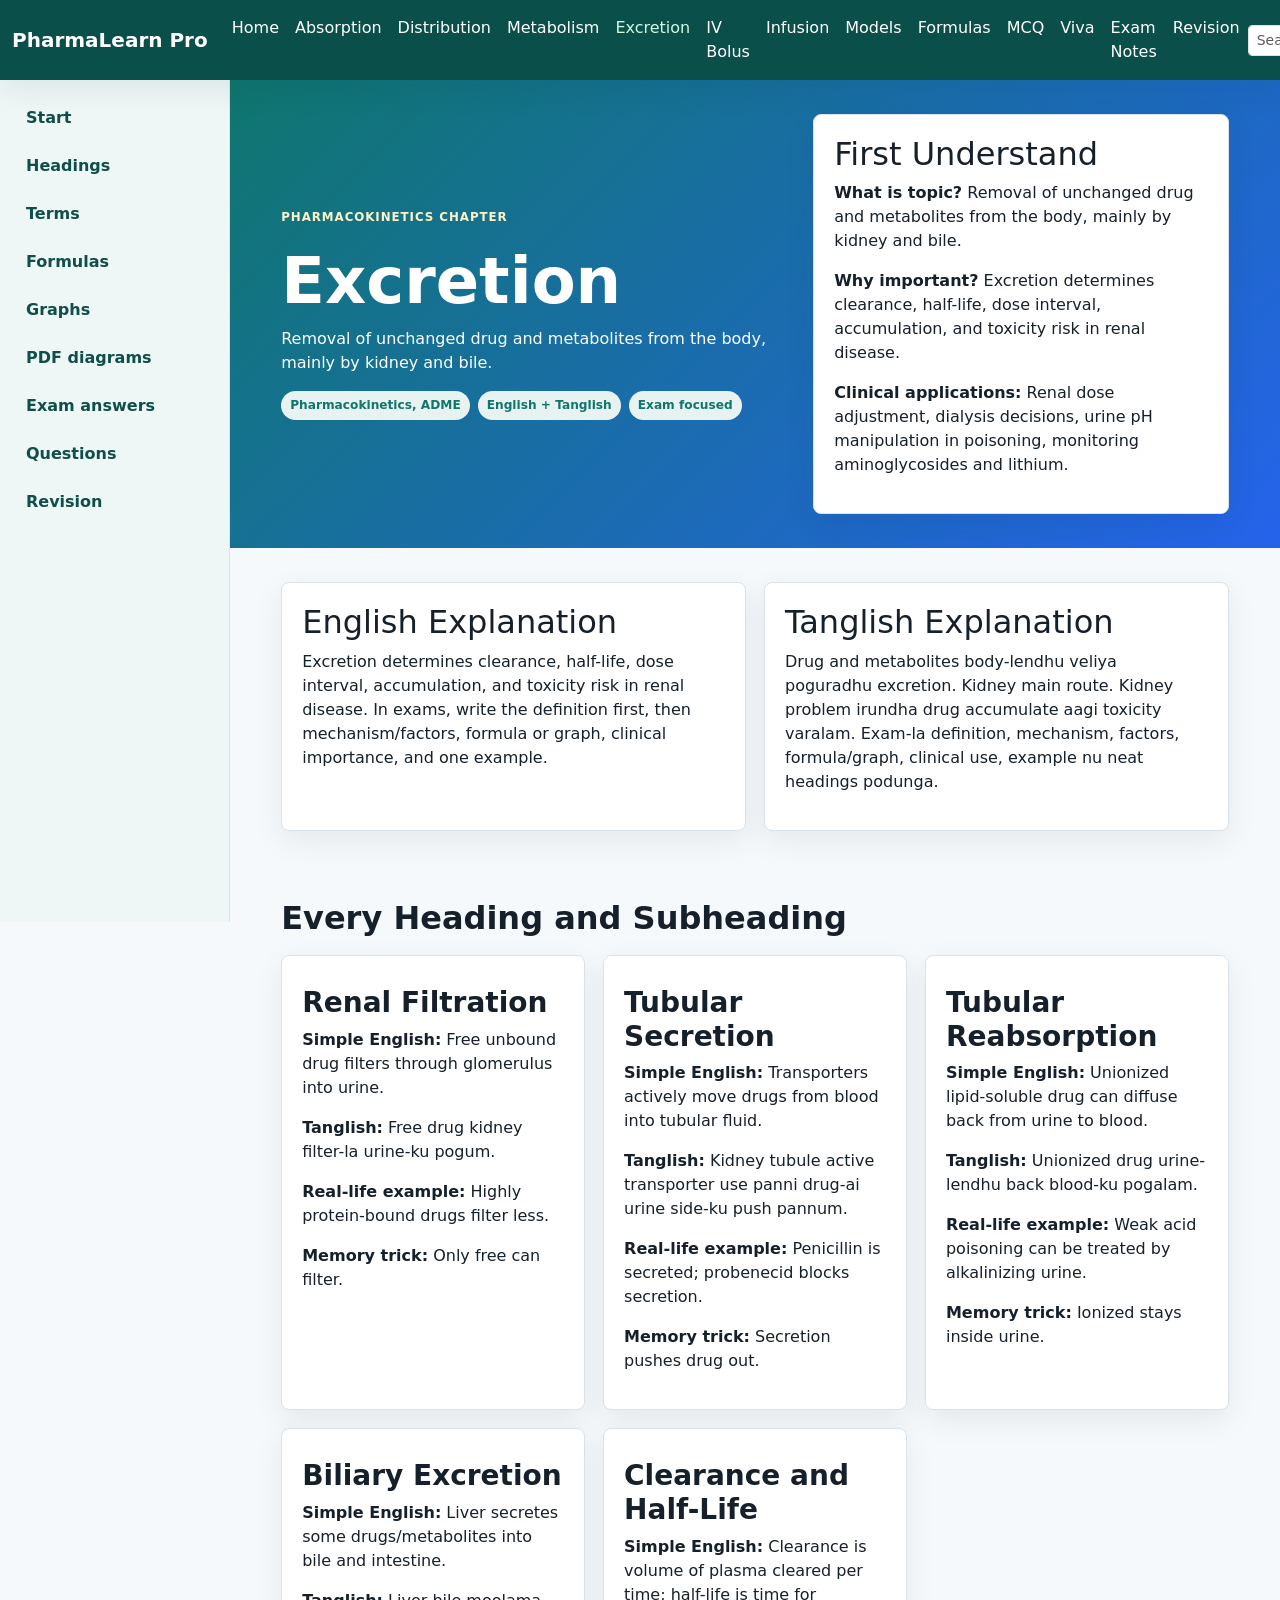
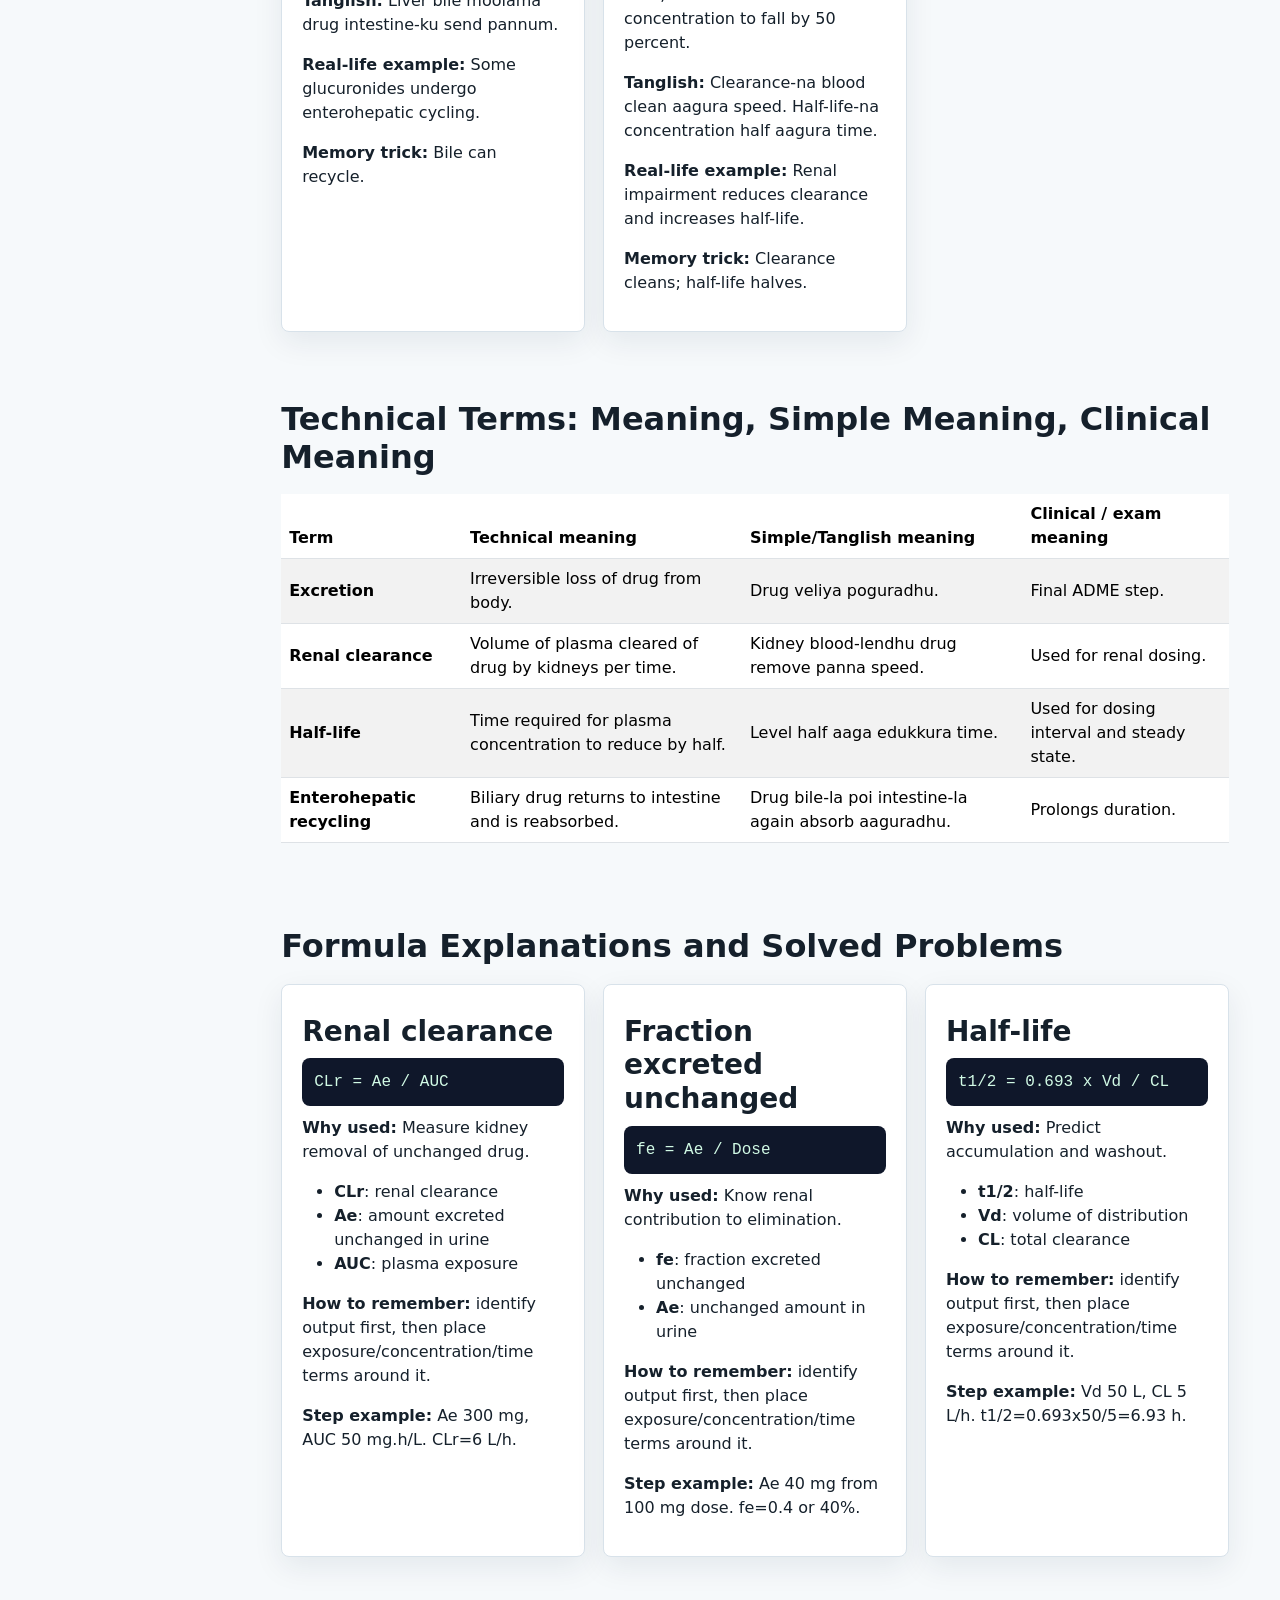
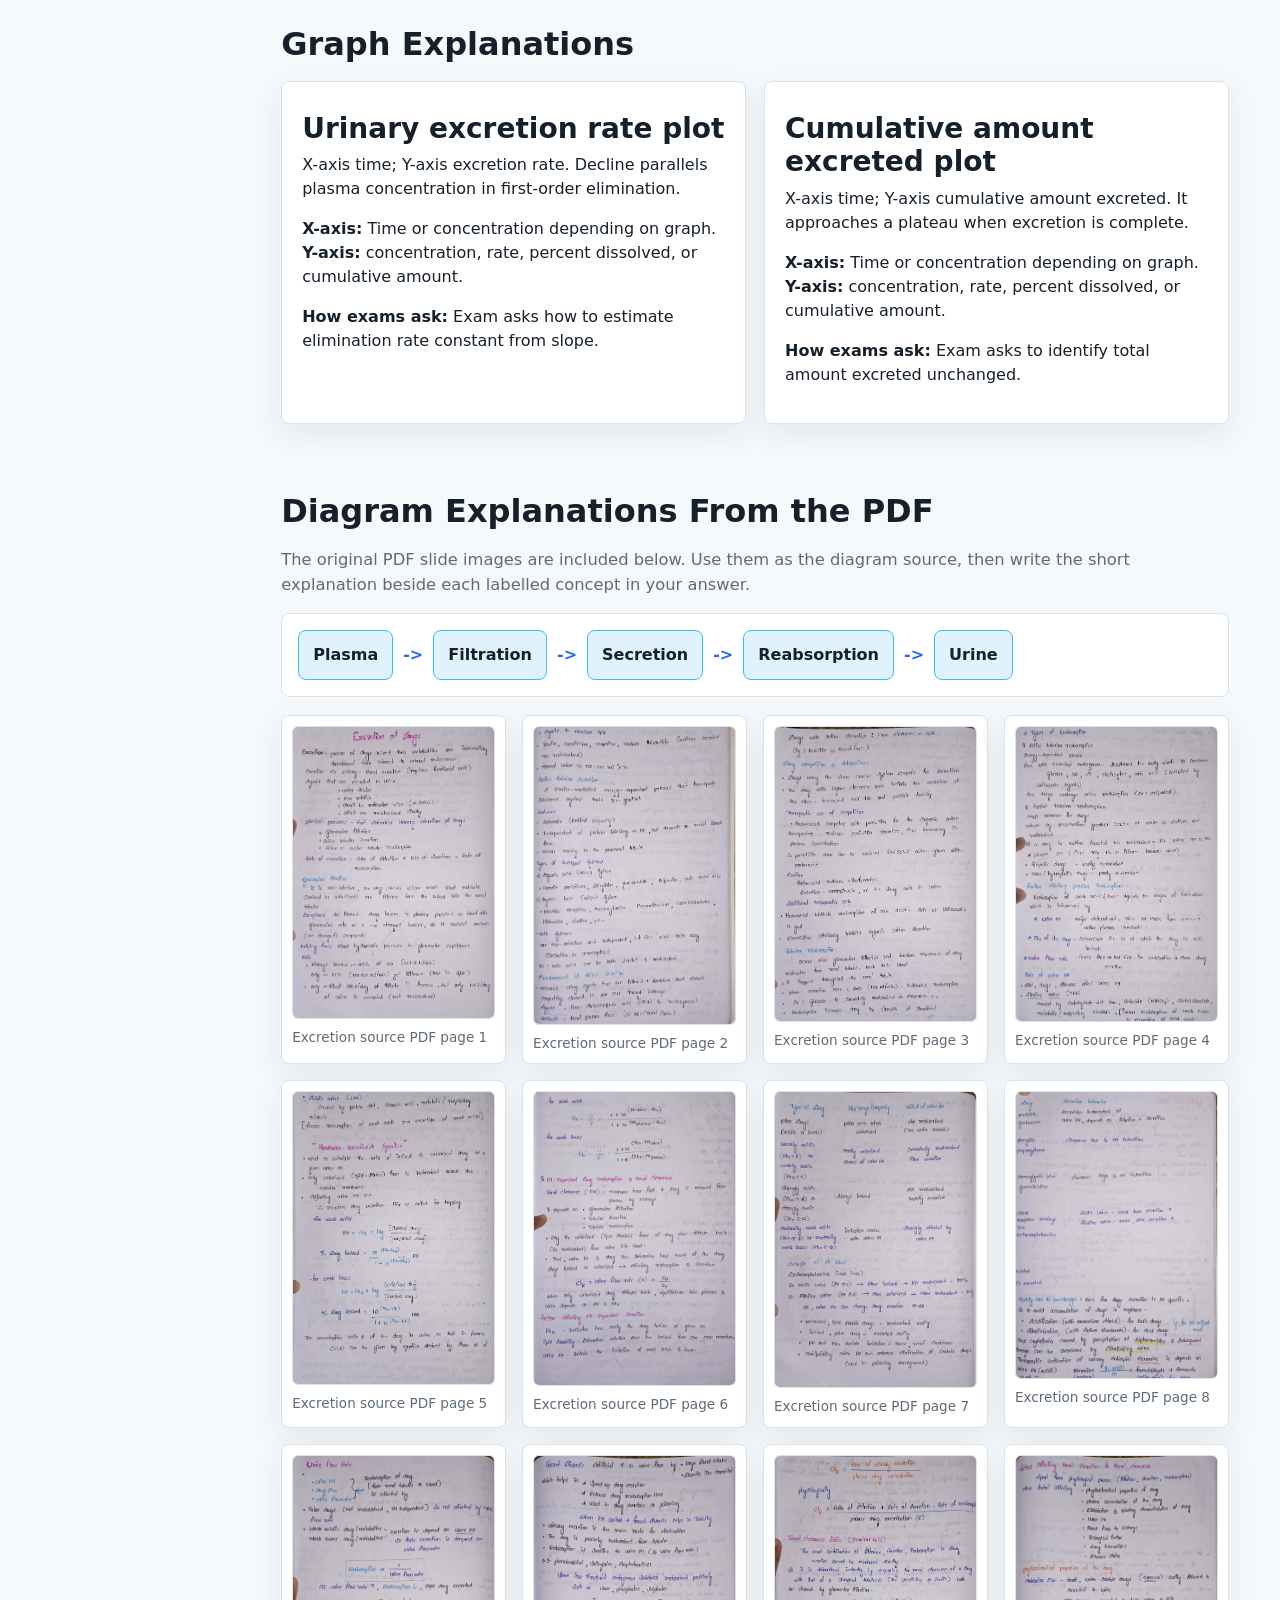
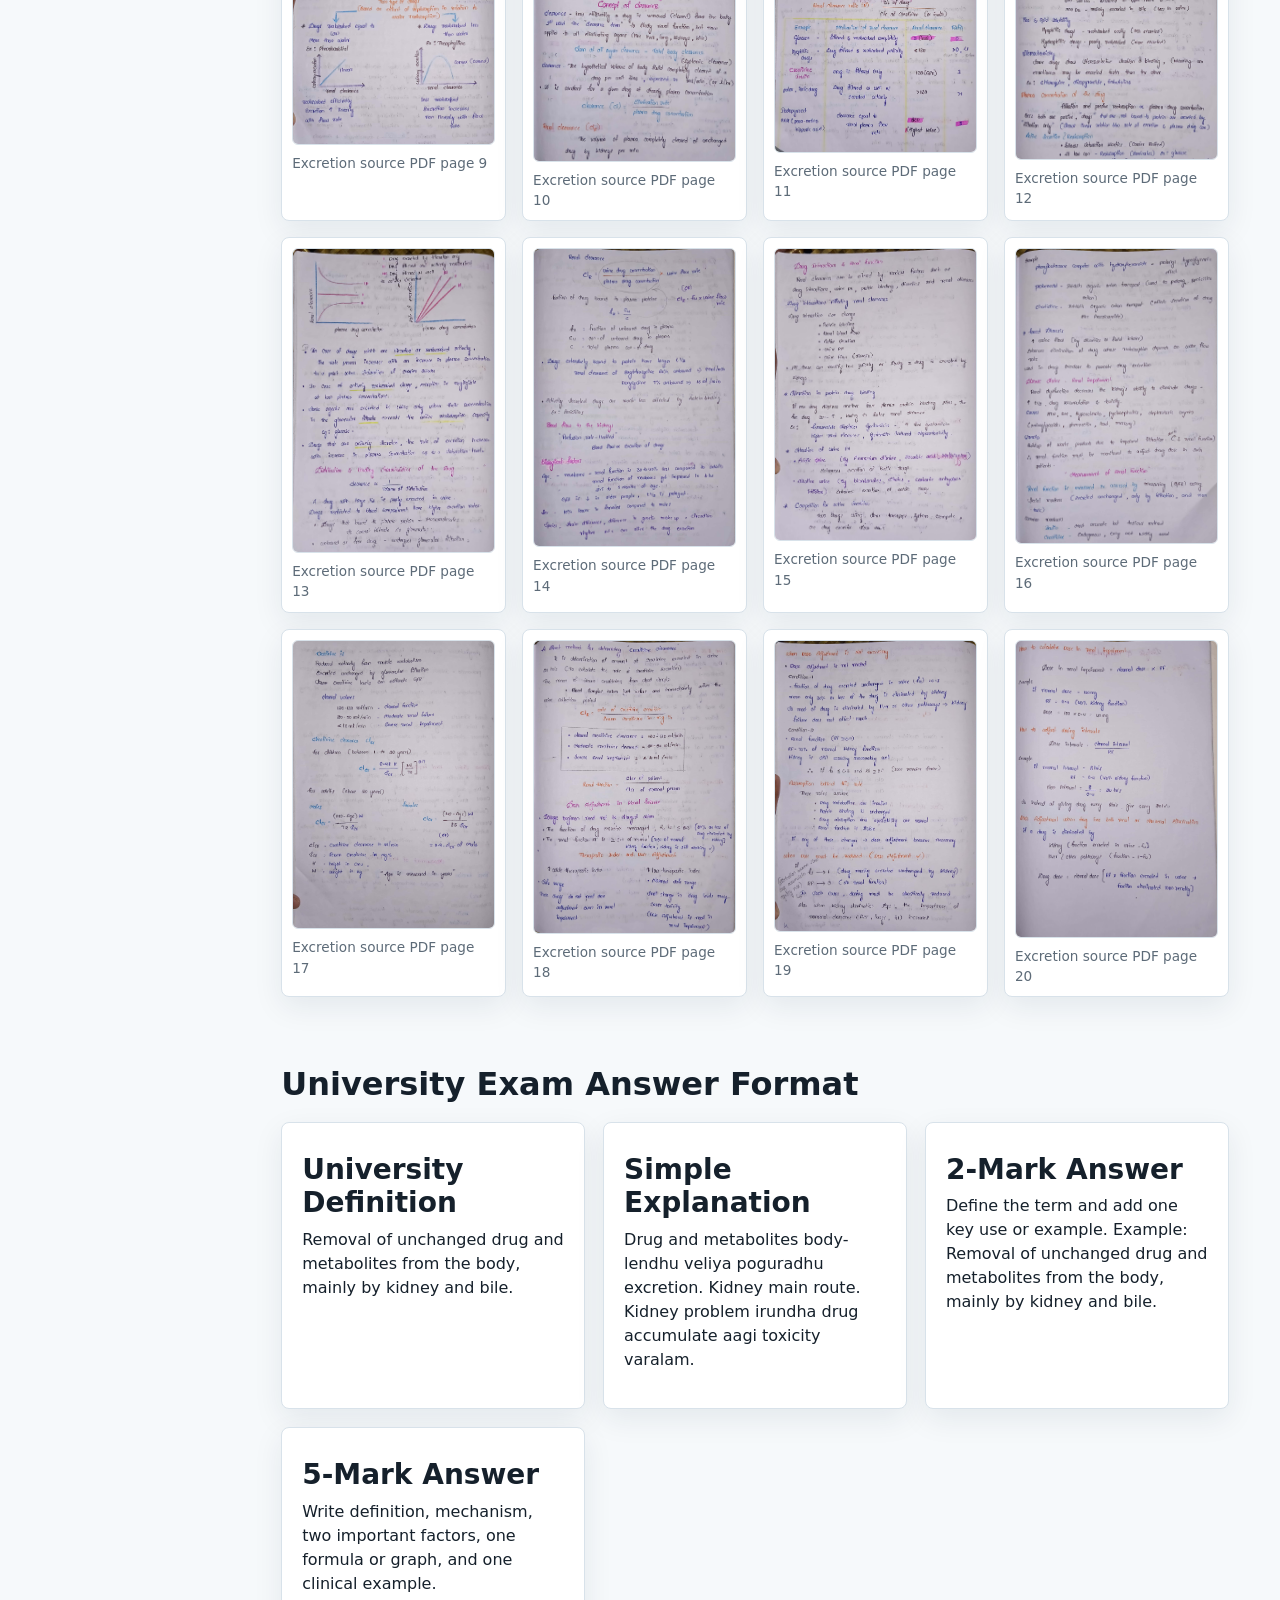
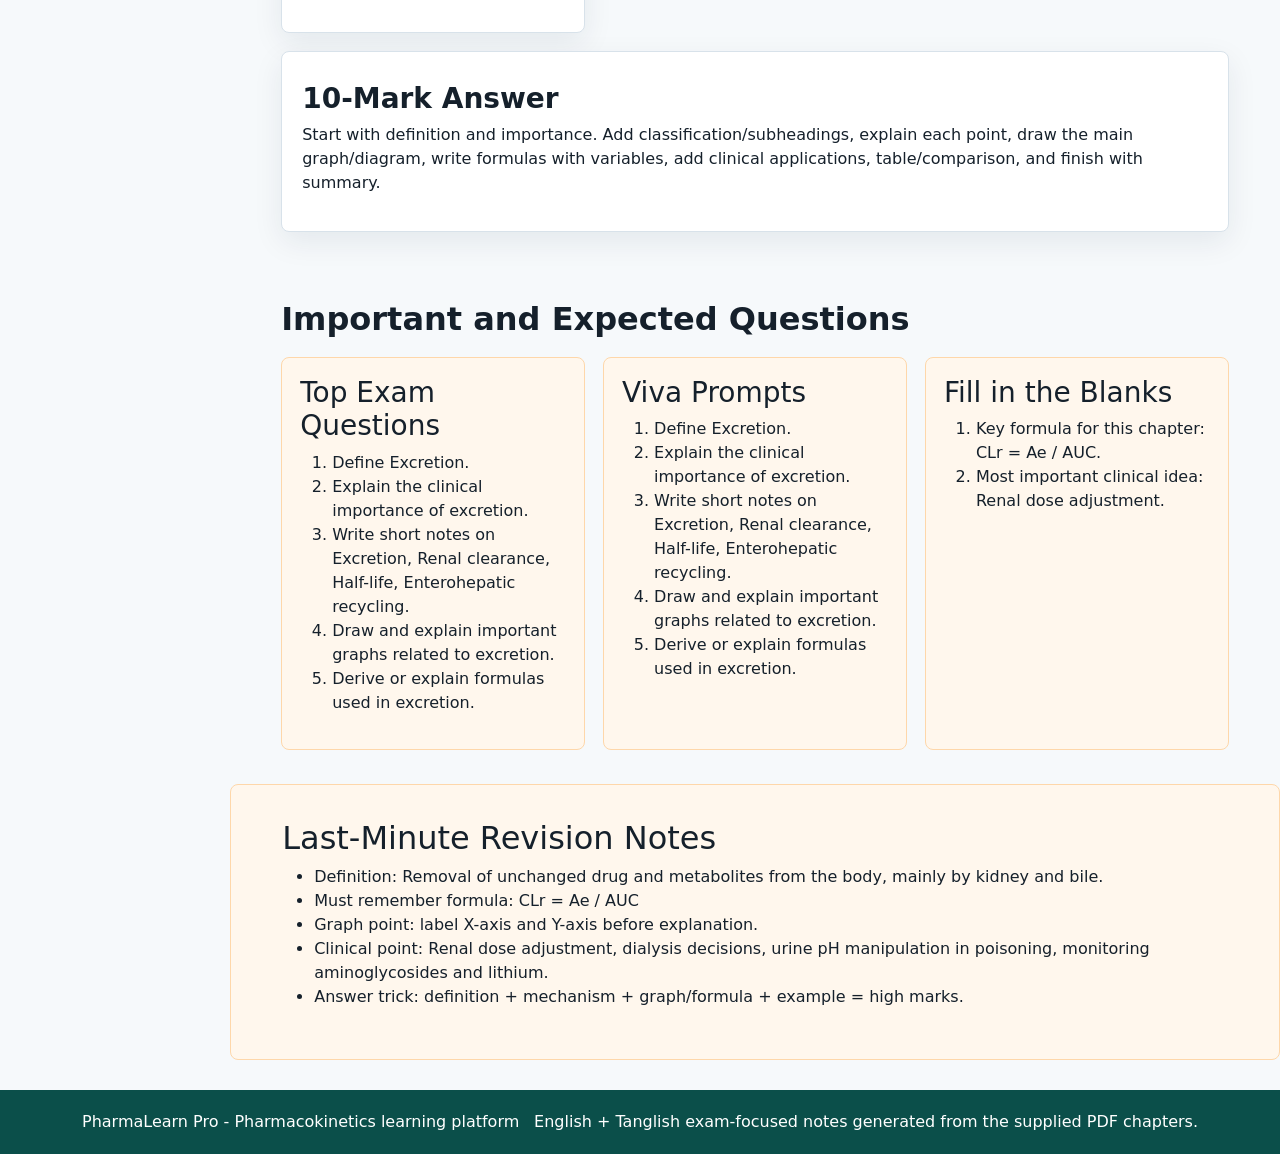
<file: excretion.html>
<!doctype html>
<html lang="en">
<head>
  <meta charset="utf-8">
  <meta name="viewport" content="width=device-width, initial-scale=1">
  <title>Excretion | PharmaLearn Pro</title>
  <link href="https://cdn.jsdelivr.net/npm/bootstrap@5.3.3/dist/css/bootstrap.min.css" rel="stylesheet">
  <link rel="stylesheet" href="assets/css/styles.css">
</head>
<body>
<nav class='navbar navbar-expand-lg sticky-top app-nav'><div class='container-fluid'><a class='navbar-brand fw-bold' href='index.html'>PharmaLearn Pro</a><button class='navbar-toggler' type='button' data-bs-toggle='collapse' data-bs-target='#nav'><span class='navbar-toggler-icon'></span></button><div class='collapse navbar-collapse' id='nav'><ul class='navbar-nav me-auto mb-2 mb-lg-0'><li class='nav-item'><a class='nav-link' href='index.html'>Home</a></li><li class='nav-item'><a class='nav-link' href='absorption.html'>Absorption</a></li><li class='nav-item'><a class='nav-link' href='distribution.html'>Distribution</a></li><li class='nav-item'><a class='nav-link' href='metabolism.html'>Metabolism</a></li><li class='nav-item'><a class='nav-link active' href='excretion.html'>Excretion</a></li><li class='nav-item'><a class='nav-link' href='iv-bolus.html'>IV Bolus</a></li><li class='nav-item'><a class='nav-link' href='iv-infusion.html'>Infusion</a></li><li class='nav-item'><a class='nav-link' href='multi-compartment.html'>Models</a></li><li class='nav-item'><a class='nav-link' href='formula-sheet.html'>Formulas</a></li><li class='nav-item'><a class='nav-link' href='mcq.html'>MCQ</a></li><li class='nav-item'><a class='nav-link' href='viva.html'>Viva</a></li><li class='nav-item'><a class='nav-link' href='exam-notes.html'>Exam Notes</a></li><li class='nav-item'><a class='nav-link' href='revision.html'>Revision</a></li></ul><div class='d-flex gap-2 align-items-center search-wrap'><input id='liveSearch' class='form-control form-control-sm' placeholder='Search topic, formula, definition'><button class='btn btn-sm btn-outline-light' id='themeToggle' type='button' title='Toggle dark mode'>Dark</button></div></div></div></nav><div id='searchResults' class='search-results container'></div>

<main class="chapter-shell">
  <aside class="chapter-sidebar"><a href='#intro'>Start</a><a href='#headings'>Headings</a><a href='#definitions'>Terms</a><a href='#formulas'>Formulas</a><a href='#graphs'>Graphs</a><a href='#diagrams'>PDF diagrams</a><a href='#exam'>Exam answers</a><a href='#questions'>Questions</a><a href='#summary'>Revision</a></aside>
  <div class="chapter-main">
    <section id="intro" class="chapter-hero">
      <div>
        <p class="eyebrow">Pharmacokinetics Chapter</p>
        <h1>Excretion</h1>
        <p>Removal of unchanged drug and metabolites from the body, mainly by kidney and bile.</p>
        <div class="hero-tags"><span class='tag'>Pharmacokinetics, ADME</span><span class='tag'>English + Tanglish</span><span class='tag'>Exam focused</span></div>
      </div>
      <div class="quick-panel">
        <h2>First Understand</h2>
        <p><strong>What is topic?</strong> Removal of unchanged drug and metabolites from the body, mainly by kidney and bile.</p>
        <p><strong>Why important?</strong> Excretion determines clearance, half-life, dose interval, accumulation, and toxicity risk in renal disease.</p>
        <p><strong>Clinical applications:</strong> Renal dose adjustment, dialysis decisions, urine pH manipulation in poisoning, monitoring aminoglycosides and lithium.</p>
      </div>
    </section>

    <section class="split-section">
      <article class="content-card">
        <h2>English Explanation</h2>
        <p>Excretion determines clearance, half-life, dose interval, accumulation, and toxicity risk in renal disease. In exams, write the definition first, then mechanism/factors, formula or graph, clinical importance, and one example.</p>
      </article>
      <article class="content-card">
        <h2>Tanglish Explanation</h2>
        <p>Drug and metabolites body-lendhu veliya poguradhu excretion. Kidney main route. Kidney problem irundha drug accumulate aagi toxicity varalam. Exam-la definition, mechanism, factors, formula/graph, clinical use, example nu neat headings podunga.</p>
      </article>
    </section>

    <section id="headings">
      <h2 class="section-title">Every Heading and Subheading</h2>
      <div class="card-grid">
        <article class="content-card">
          <h3>Renal Filtration</h3>
          <p><strong>Simple English:</strong> Free unbound drug filters through glomerulus into urine.</p>
          <p><strong>Tanglish:</strong> Free drug kidney filter-la urine-ku pogum.</p>
          <p><strong>Real-life example:</strong> Highly protein-bound drugs filter less.</p>
          <p><strong>Memory trick:</strong> Only free can filter.</p>
        </article>
        <article class="content-card">
          <h3>Tubular Secretion</h3>
          <p><strong>Simple English:</strong> Transporters actively move drugs from blood into tubular fluid.</p>
          <p><strong>Tanglish:</strong> Kidney tubule active transporter use panni drug-ai urine side-ku push pannum.</p>
          <p><strong>Real-life example:</strong> Penicillin is secreted; probenecid blocks secretion.</p>
          <p><strong>Memory trick:</strong> Secretion pushes drug out.</p>
        </article>
        <article class="content-card">
          <h3>Tubular Reabsorption</h3>
          <p><strong>Simple English:</strong> Unionized lipid-soluble drug can diffuse back from urine to blood.</p>
          <p><strong>Tanglish:</strong> Unionized drug urine-lendhu back blood-ku pogalam.</p>
          <p><strong>Real-life example:</strong> Weak acid poisoning can be treated by alkalinizing urine.</p>
          <p><strong>Memory trick:</strong> Ionized stays inside urine.</p>
        </article>
        <article class="content-card">
          <h3>Biliary Excretion</h3>
          <p><strong>Simple English:</strong> Liver secretes some drugs/metabolites into bile and intestine.</p>
          <p><strong>Tanglish:</strong> Liver bile moolama drug intestine-ku send pannum.</p>
          <p><strong>Real-life example:</strong> Some glucuronides undergo enterohepatic cycling.</p>
          <p><strong>Memory trick:</strong> Bile can recycle.</p>
        </article>
        <article class="content-card">
          <h3>Clearance and Half-Life</h3>
          <p><strong>Simple English:</strong> Clearance is volume of plasma cleared per time; half-life is time for concentration to fall by 50 percent.</p>
          <p><strong>Tanglish:</strong> Clearance-na blood clean aagura speed. Half-life-na concentration half aagura time.</p>
          <p><strong>Real-life example:</strong> Renal impairment reduces clearance and increases half-life.</p>
          <p><strong>Memory trick:</strong> Clearance cleans; half-life halves.</p>
        </article></div>
    </section>

    <section id="definitions">
      <h2 class="section-title">Technical Terms: Meaning, Simple Meaning, Clinical Meaning</h2>
      <div class="table-responsive"><table class="table table-striped align-middle"><thead><tr><th>Term</th><th>Technical meaning</th><th>Simple/Tanglish meaning</th><th>Clinical / exam meaning</th></tr></thead><tbody><tr><td><strong>Excretion</strong></td><td>Irreversible loss of drug from body.</td><td>Drug veliya poguradhu.</td><td>Final ADME step.</td></tr><tr><td><strong>Renal clearance</strong></td><td>Volume of plasma cleared of drug by kidneys per time.</td><td>Kidney blood-lendhu drug remove panna speed.</td><td>Used for renal dosing.</td></tr><tr><td><strong>Half-life</strong></td><td>Time required for plasma concentration to reduce by half.</td><td>Level half aaga edukkura time.</td><td>Used for dosing interval and steady state.</td></tr><tr><td><strong>Enterohepatic recycling</strong></td><td>Biliary drug returns to intestine and is reabsorbed.</td><td>Drug bile-la poi intestine-la again absorb aaguradhu.</td><td>Prolongs duration.</td></tr></tbody></table></div>
    </section>

    <section id="formulas">
      <h2 class="section-title">Formula Explanations and Solved Problems</h2>
      <div class="formula-grid">
        <article class="formula-card">
          <h3>Renal clearance</h3>
          <div class="formula">CLr = Ae / AUC</div>
          <p><strong>Why used:</strong> Measure kidney removal of unchanged drug.</p>
          <ul><li><strong>CLr</strong>: renal clearance</li><li><strong>Ae</strong>: amount excreted unchanged in urine</li><li><strong>AUC</strong>: plasma exposure</li></ul>
          <p><strong>How to remember:</strong> identify output first, then place exposure/concentration/time terms around it.</p>
          <p><strong>Step example:</strong> Ae 300 mg, AUC 50 mg.h/L. CLr=6 L/h.</p>
        </article>
        <article class="formula-card">
          <h3>Fraction excreted unchanged</h3>
          <div class="formula">fe = Ae / Dose</div>
          <p><strong>Why used:</strong> Know renal contribution to elimination.</p>
          <ul><li><strong>fe</strong>: fraction excreted unchanged</li><li><strong>Ae</strong>: unchanged amount in urine</li></ul>
          <p><strong>How to remember:</strong> identify output first, then place exposure/concentration/time terms around it.</p>
          <p><strong>Step example:</strong> Ae 40 mg from 100 mg dose. fe=0.4 or 40%.</p>
        </article>
        <article class="formula-card">
          <h3>Half-life</h3>
          <div class="formula">t1/2 = 0.693 x Vd / CL</div>
          <p><strong>Why used:</strong> Predict accumulation and washout.</p>
          <ul><li><strong>t1/2</strong>: half-life</li><li><strong>Vd</strong>: volume of distribution</li><li><strong>CL</strong>: total clearance</li></ul>
          <p><strong>How to remember:</strong> identify output first, then place exposure/concentration/time terms around it.</p>
          <p><strong>Step example:</strong> Vd 50 L, CL 5 L/h. t1/2=0.693x50/5=6.93 h.</p>
        </article></div>
    </section>

    <section id="graphs">
      <h2 class="section-title">Graph Explanations</h2>
      <div class="card-grid">
      <article class="content-card">
        <h3>Urinary excretion rate plot</h3>
        <p>X-axis time; Y-axis excretion rate. Decline parallels plasma concentration in first-order elimination.</p>
        <p><strong>X-axis:</strong> Time or concentration depending on graph. <strong>Y-axis:</strong> concentration, rate, percent dissolved, or cumulative amount.</p>
        <p><strong>How exams ask:</strong> Exam asks how to estimate elimination rate constant from slope.</p>
      </article>
      <article class="content-card">
        <h3>Cumulative amount excreted plot</h3>
        <p>X-axis time; Y-axis cumulative amount excreted. It approaches a plateau when excretion is complete.</p>
        <p><strong>X-axis:</strong> Time or concentration depending on graph. <strong>Y-axis:</strong> concentration, rate, percent dissolved, or cumulative amount.</p>
        <p><strong>How exams ask:</strong> Exam asks to identify total amount excreted unchanged.</p>
      </article></div>
    </section>

    <section id="diagrams">
      <h2 class="section-title">Diagram Explanations From the PDF</h2>
      <p class="lead-small">The original PDF slide images are included below. Use them as the diagram source, then write the short explanation beside each labelled concept in your answer.</p>
      <div class="diagram-panel"><div class='flow-diagram'><div class='flow-node'>Plasma</div><div class="flow-arrow">-></div><div class='flow-node'>Filtration</div><div class="flow-arrow">-></div><div class='flow-node'>Secretion</div><div class="flow-arrow">-></div><div class='flow-node'>Reabsorption</div><div class="flow-arrow">-></div><div class='flow-node'>Urine</div></div></div>
      <div class="pdf-gallery"><figure class='pdf-page'><img src='assets/pdf-pages/excretion/page-01.jpg' alt='Excretion PDF page 1' loading='lazy'><figcaption>Excretion source PDF page 1</figcaption></figure><figure class='pdf-page'><img src='assets/pdf-pages/excretion/page-02.jpg' alt='Excretion PDF page 2' loading='lazy'><figcaption>Excretion source PDF page 2</figcaption></figure><figure class='pdf-page'><img src='assets/pdf-pages/excretion/page-03.jpg' alt='Excretion PDF page 3' loading='lazy'><figcaption>Excretion source PDF page 3</figcaption></figure><figure class='pdf-page'><img src='assets/pdf-pages/excretion/page-04.jpg' alt='Excretion PDF page 4' loading='lazy'><figcaption>Excretion source PDF page 4</figcaption></figure><figure class='pdf-page'><img src='assets/pdf-pages/excretion/page-05.jpg' alt='Excretion PDF page 5' loading='lazy'><figcaption>Excretion source PDF page 5</figcaption></figure><figure class='pdf-page'><img src='assets/pdf-pages/excretion/page-06.jpg' alt='Excretion PDF page 6' loading='lazy'><figcaption>Excretion source PDF page 6</figcaption></figure><figure class='pdf-page'><img src='assets/pdf-pages/excretion/page-07.jpg' alt='Excretion PDF page 7' loading='lazy'><figcaption>Excretion source PDF page 7</figcaption></figure><figure class='pdf-page'><img src='assets/pdf-pages/excretion/page-08.jpg' alt='Excretion PDF page 8' loading='lazy'><figcaption>Excretion source PDF page 8</figcaption></figure><figure class='pdf-page'><img src='assets/pdf-pages/excretion/page-09.jpg' alt='Excretion PDF page 9' loading='lazy'><figcaption>Excretion source PDF page 9</figcaption></figure><figure class='pdf-page'><img src='assets/pdf-pages/excretion/page-10.jpg' alt='Excretion PDF page 10' loading='lazy'><figcaption>Excretion source PDF page 10</figcaption></figure><figure class='pdf-page'><img src='assets/pdf-pages/excretion/page-11.jpg' alt='Excretion PDF page 11' loading='lazy'><figcaption>Excretion source PDF page 11</figcaption></figure><figure class='pdf-page'><img src='assets/pdf-pages/excretion/page-12.jpg' alt='Excretion PDF page 12' loading='lazy'><figcaption>Excretion source PDF page 12</figcaption></figure><figure class='pdf-page'><img src='assets/pdf-pages/excretion/page-13.jpg' alt='Excretion PDF page 13' loading='lazy'><figcaption>Excretion source PDF page 13</figcaption></figure><figure class='pdf-page'><img src='assets/pdf-pages/excretion/page-14.jpg' alt='Excretion PDF page 14' loading='lazy'><figcaption>Excretion source PDF page 14</figcaption></figure><figure class='pdf-page'><img src='assets/pdf-pages/excretion/page-15.jpg' alt='Excretion PDF page 15' loading='lazy'><figcaption>Excretion source PDF page 15</figcaption></figure><figure class='pdf-page'><img src='assets/pdf-pages/excretion/page-16.jpg' alt='Excretion PDF page 16' loading='lazy'><figcaption>Excretion source PDF page 16</figcaption></figure><figure class='pdf-page'><img src='assets/pdf-pages/excretion/page-17.jpg' alt='Excretion PDF page 17' loading='lazy'><figcaption>Excretion source PDF page 17</figcaption></figure><figure class='pdf-page'><img src='assets/pdf-pages/excretion/page-18.jpg' alt='Excretion PDF page 18' loading='lazy'><figcaption>Excretion source PDF page 18</figcaption></figure><figure class='pdf-page'><img src='assets/pdf-pages/excretion/page-19.jpg' alt='Excretion PDF page 19' loading='lazy'><figcaption>Excretion source PDF page 19</figcaption></figure><figure class='pdf-page'><img src='assets/pdf-pages/excretion/page-20.jpg' alt='Excretion PDF page 20' loading='lazy'><figcaption>Excretion source PDF page 20</figcaption></figure></div>
    </section>

    <section id="exam">
      <h2 class="section-title">University Exam Answer Format</h2>
      <div class="exam-grid">
        <article class="content-card"><h3>University Definition</h3><p>Removal of unchanged drug and metabolites from the body, mainly by kidney and bile.</p></article>
        <article class="content-card"><h3>Simple Explanation</h3><p>Drug and metabolites body-lendhu veliya poguradhu excretion. Kidney main route. Kidney problem irundha drug accumulate aagi toxicity varalam.</p></article>
        <article class="content-card"><h3>2-Mark Answer</h3><p>Define the term and add one key use or example. Example: Removal of unchanged drug and metabolites from the body, mainly by kidney and bile.</p></article>
        <article class="content-card"><h3>5-Mark Answer</h3><p>Write definition, mechanism, two important factors, one formula or graph, and one clinical example.</p></article>
        <article class="content-card wide"><h3>10-Mark Answer</h3><p>Start with definition and importance. Add classification/subheadings, explain each point, draw the main graph/diagram, write formulas with variables, add clinical applications, table/comparison, and finish with summary.</p></article>
      </div>
    </section>

    <section id="questions">
      <h2 class="section-title">Important and Expected Questions</h2>
      <div class="question-bands">
        <div><h3>Top Exam Questions</h3><ol><li>Define Excretion.</li><li>Explain the clinical importance of excretion.</li><li>Write short notes on Excretion, Renal clearance, Half-life, Enterohepatic recycling.</li><li>Draw and explain important graphs related to excretion.</li><li>Derive or explain formulas used in excretion.</li></ol></div>
        <div><h3>Viva Prompts</h3><ol><li>Define Excretion.</li><li>Explain the clinical importance of excretion.</li><li>Write short notes on Excretion, Renal clearance, Half-life, Enterohepatic recycling.</li><li>Draw and explain important graphs related to excretion.</li><li>Derive or explain formulas used in excretion.</li></ol></div>
        <div><h3>Fill in the Blanks</h3><ol><li>Key formula for this chapter: CLr = Ae / AUC.</li><li>Most important clinical idea: Renal dose adjustment.</li></ol></div>
      </div>
    </section>

    <section id="summary" class="revision-box">
      <h2>Last-Minute Revision Notes</h2>
      <ul>
        <li>Definition: Removal of unchanged drug and metabolites from the body, mainly by kidney and bile.</li>
        <li>Must remember formula: CLr = Ae / AUC</li>
        <li>Graph point: label X-axis and Y-axis before explanation.</li>
        <li>Clinical point: Renal dose adjustment, dialysis decisions, urine pH manipulation in poisoning, monitoring aminoglycosides and lithium.</li>
        <li>Answer trick: definition + mechanism + graph/formula + example = high marks.</li>
      </ul>
    </section>
  </div>
</main>
<footer class="site-footer">
  <div class="container d-flex flex-column flex-md-row justify-content-between gap-2">
    <span>PharmaLearn Pro - Pharmacokinetics learning platform</span>
    <span>English + Tanglish exam-focused notes generated from the supplied PDF chapters.</span>
  </div>
</footer>
<script src="https://cdn.jsdelivr.net/npm/bootstrap@5.3.3/dist/js/bootstrap.bundle.min.js"></script>
<script src="assets/js/data.js"></script>
<script src="assets/js/app.js"></script>
</body>
</html>
</file>
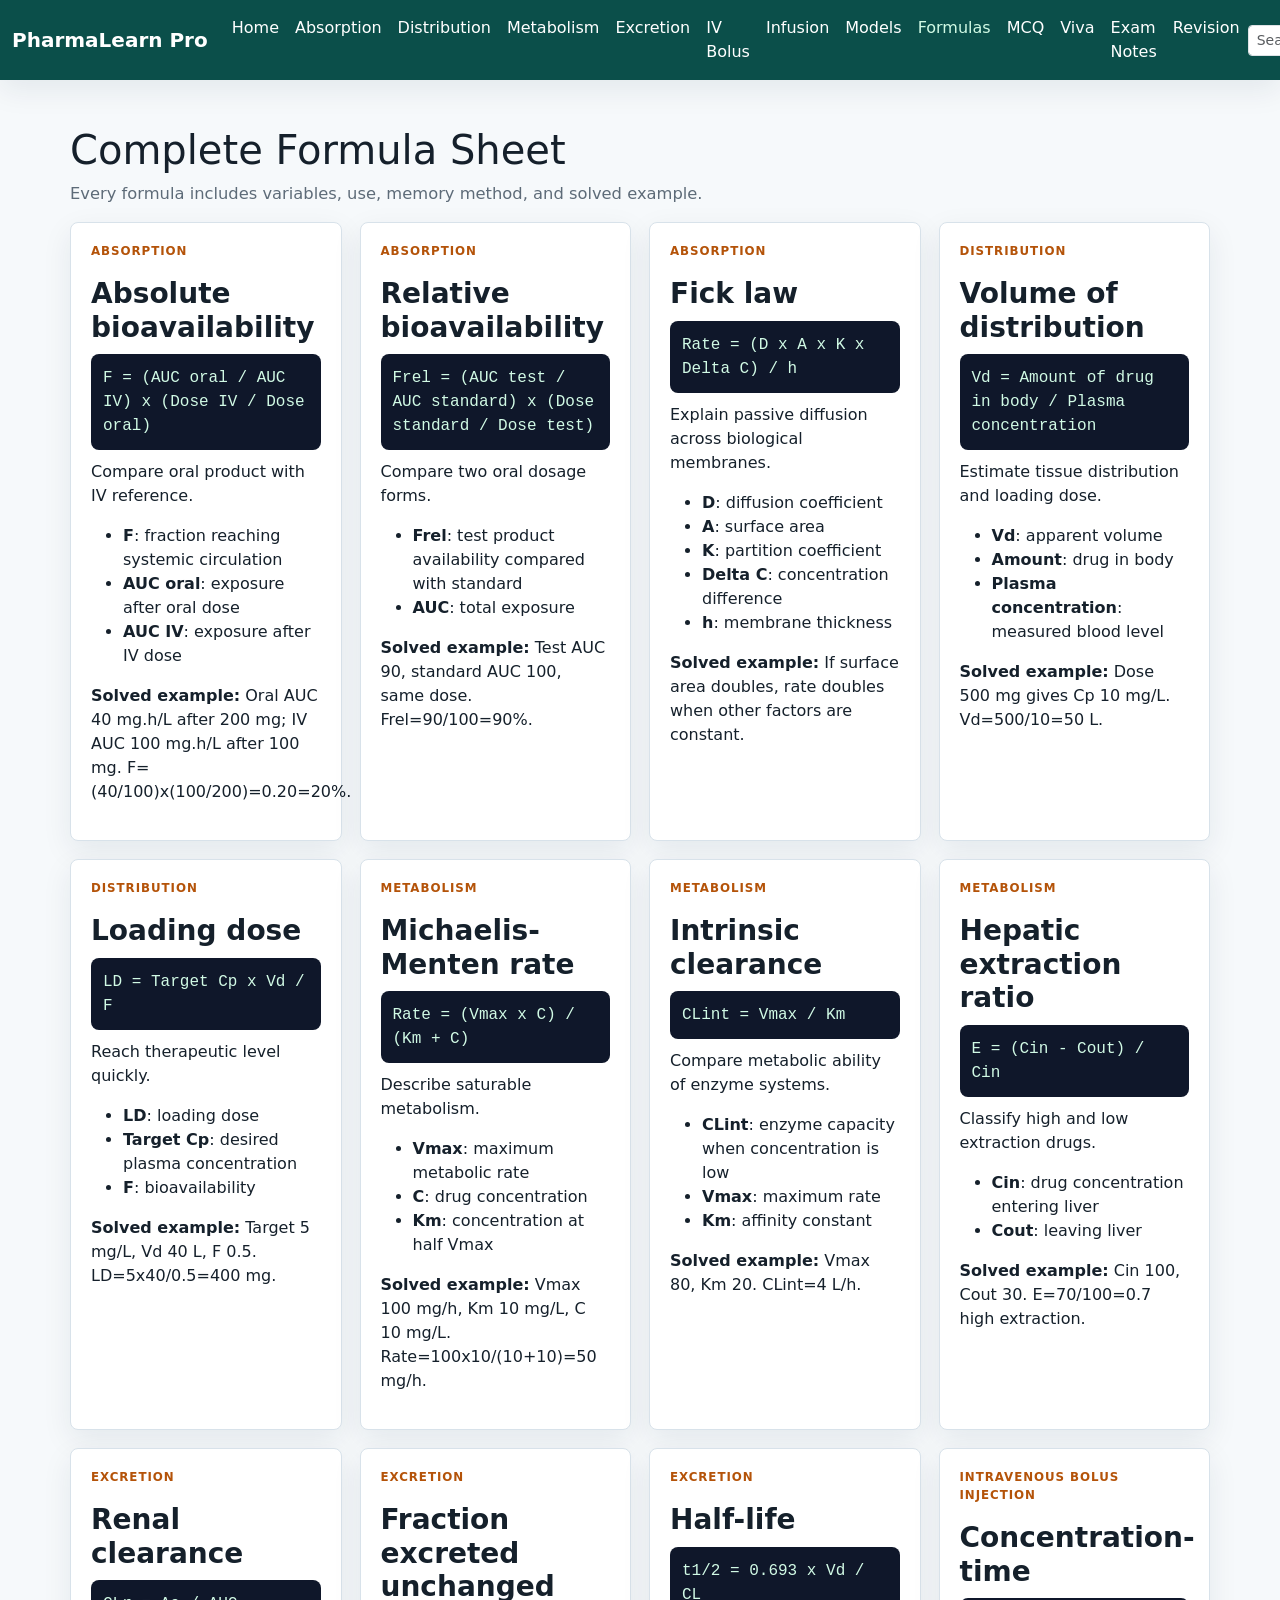
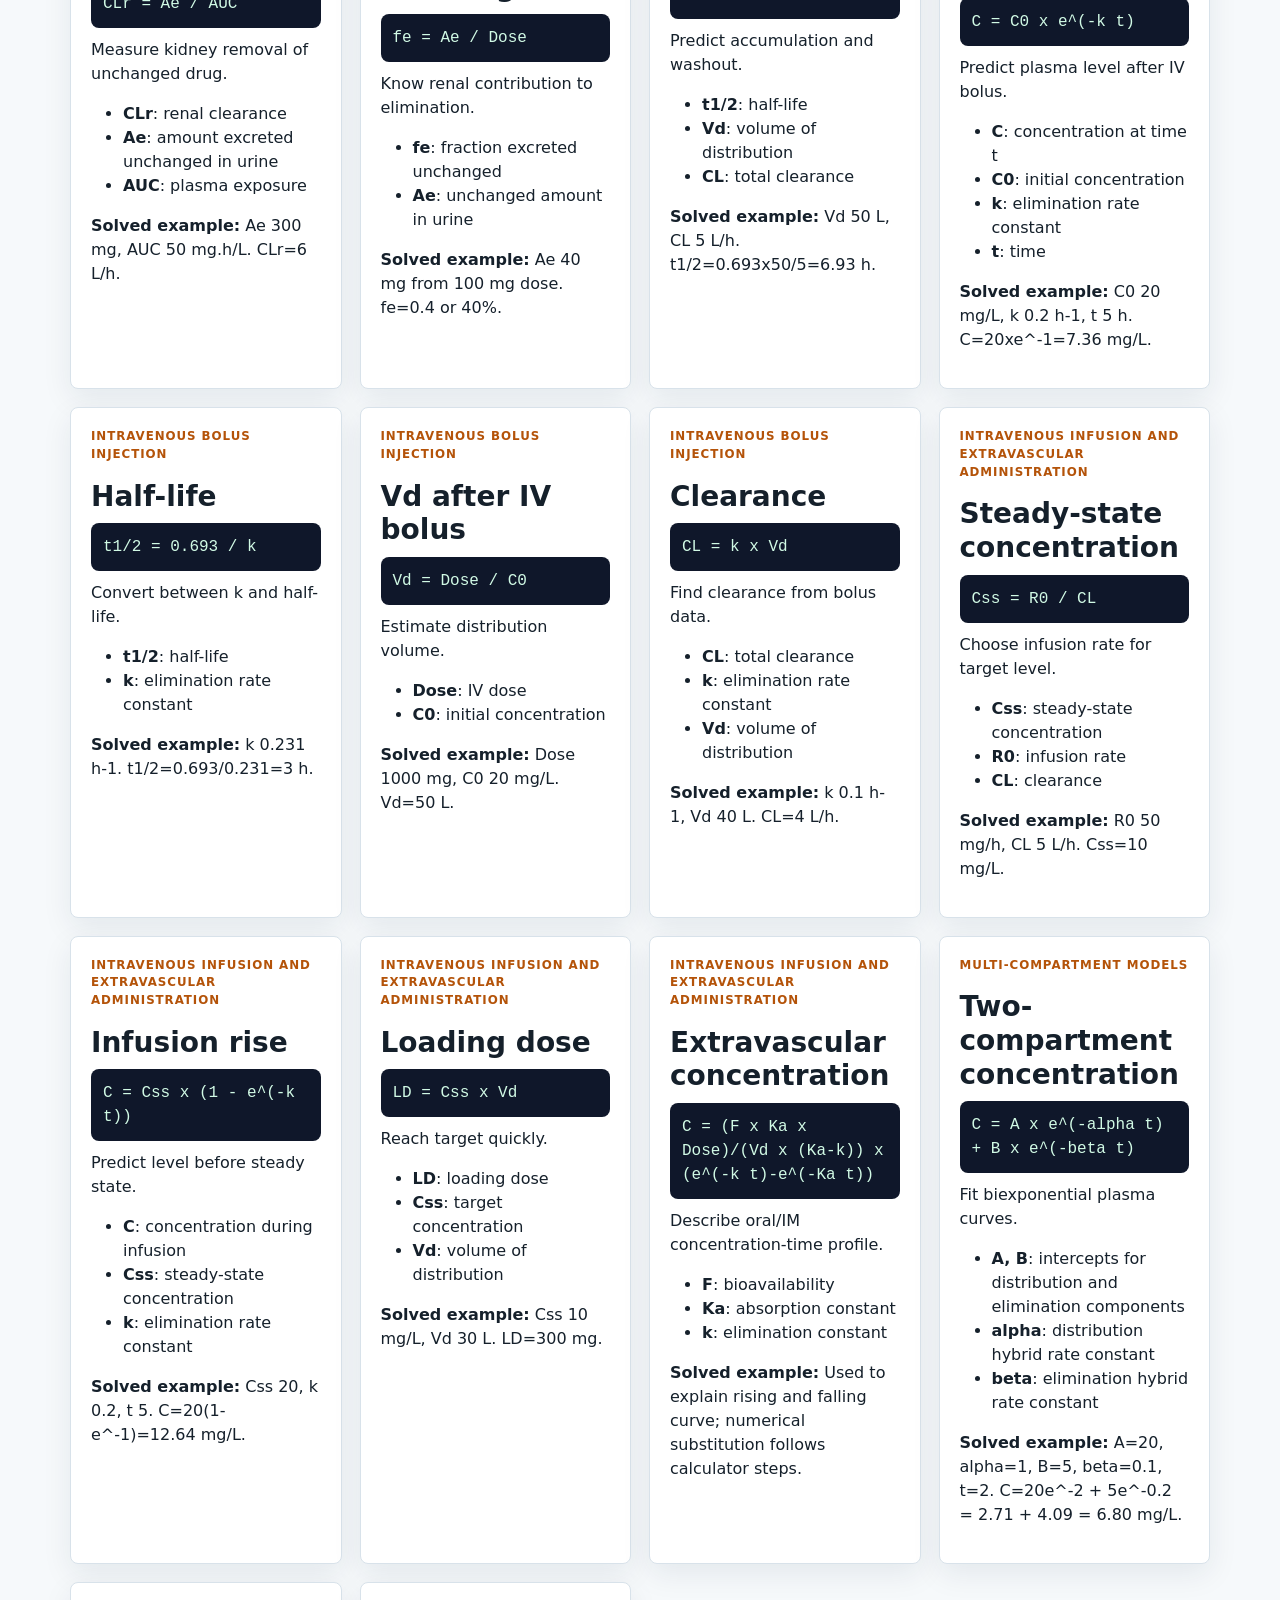
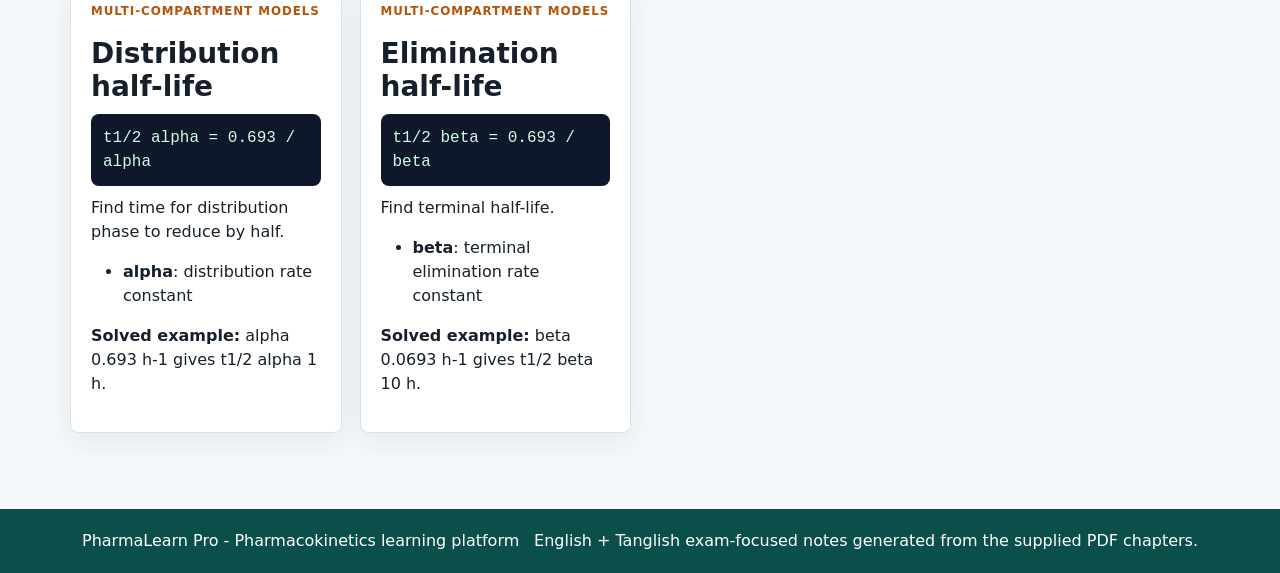
<file: formula-sheet.html>
<!doctype html>
<html lang="en">
<head>
  <meta charset="utf-8">
  <meta name="viewport" content="width=device-width, initial-scale=1">
  <title>Formula Sheet | PharmaLearn Pro</title>
  <link href="https://cdn.jsdelivr.net/npm/bootstrap@5.3.3/dist/css/bootstrap.min.css" rel="stylesheet">
  <link rel="stylesheet" href="assets/css/styles.css">
</head>
<body>
<nav class='navbar navbar-expand-lg sticky-top app-nav'><div class='container-fluid'><a class='navbar-brand fw-bold' href='index.html'>PharmaLearn Pro</a><button class='navbar-toggler' type='button' data-bs-toggle='collapse' data-bs-target='#nav'><span class='navbar-toggler-icon'></span></button><div class='collapse navbar-collapse' id='nav'><ul class='navbar-nav me-auto mb-2 mb-lg-0'><li class='nav-item'><a class='nav-link' href='index.html'>Home</a></li><li class='nav-item'><a class='nav-link' href='absorption.html'>Absorption</a></li><li class='nav-item'><a class='nav-link' href='distribution.html'>Distribution</a></li><li class='nav-item'><a class='nav-link' href='metabolism.html'>Metabolism</a></li><li class='nav-item'><a class='nav-link' href='excretion.html'>Excretion</a></li><li class='nav-item'><a class='nav-link' href='iv-bolus.html'>IV Bolus</a></li><li class='nav-item'><a class='nav-link' href='iv-infusion.html'>Infusion</a></li><li class='nav-item'><a class='nav-link' href='multi-compartment.html'>Models</a></li><li class='nav-item'><a class='nav-link active' href='formula-sheet.html'>Formulas</a></li><li class='nav-item'><a class='nav-link' href='mcq.html'>MCQ</a></li><li class='nav-item'><a class='nav-link' href='viva.html'>Viva</a></li><li class='nav-item'><a class='nav-link' href='exam-notes.html'>Exam Notes</a></li><li class='nav-item'><a class='nav-link' href='revision.html'>Revision</a></li></ul><div class='d-flex gap-2 align-items-center search-wrap'><input id='liveSearch' class='form-control form-control-sm' placeholder='Search topic, formula, definition'><button class='btn btn-sm btn-outline-light' id='themeToggle' type='button' title='Toggle dark mode'>Dark</button></div></div></div></nav><div id='searchResults' class='search-results container'></div>
<main class='container section'><h1>Complete Formula Sheet</h1><p class='lead-small'>Every formula includes variables, use, memory method, and solved example.</p><div class='formula-grid'><article class='formula-card'><p class='eyebrow'>Absorption</p><h3>Absolute bioavailability</h3><div class='formula'>F = (AUC oral / AUC IV) x (Dose IV / Dose oral)</div><p>Compare oral product with IV reference.</p><ul><li><strong>F</strong>: fraction reaching systemic circulation</li><li><strong>AUC oral</strong>: exposure after oral dose</li><li><strong>AUC IV</strong>: exposure after IV dose</li></ul><p><strong>Solved example:</strong> Oral AUC 40 mg.h/L after 200 mg; IV AUC 100 mg.h/L after 100 mg. F=(40/100)x(100/200)=0.20=20%.</p></article><article class='formula-card'><p class='eyebrow'>Absorption</p><h3>Relative bioavailability</h3><div class='formula'>Frel = (AUC test / AUC standard) x (Dose standard / Dose test)</div><p>Compare two oral dosage forms.</p><ul><li><strong>Frel</strong>: test product availability compared with standard</li><li><strong>AUC</strong>: total exposure</li></ul><p><strong>Solved example:</strong> Test AUC 90, standard AUC 100, same dose. Frel=90/100=90%.</p></article><article class='formula-card'><p class='eyebrow'>Absorption</p><h3>Fick law</h3><div class='formula'>Rate = (D x A x K x Delta C) / h</div><p>Explain passive diffusion across biological membranes.</p><ul><li><strong>D</strong>: diffusion coefficient</li><li><strong>A</strong>: surface area</li><li><strong>K</strong>: partition coefficient</li><li><strong>Delta C</strong>: concentration difference</li><li><strong>h</strong>: membrane thickness</li></ul><p><strong>Solved example:</strong> If surface area doubles, rate doubles when other factors are constant.</p></article><article class='formula-card'><p class='eyebrow'>Distribution</p><h3>Volume of distribution</h3><div class='formula'>Vd = Amount of drug in body / Plasma concentration</div><p>Estimate tissue distribution and loading dose.</p><ul><li><strong>Vd</strong>: apparent volume</li><li><strong>Amount</strong>: drug in body</li><li><strong>Plasma concentration</strong>: measured blood level</li></ul><p><strong>Solved example:</strong> Dose 500 mg gives Cp 10 mg/L. Vd=500/10=50 L.</p></article><article class='formula-card'><p class='eyebrow'>Distribution</p><h3>Loading dose</h3><div class='formula'>LD = Target Cp x Vd / F</div><p>Reach therapeutic level quickly.</p><ul><li><strong>LD</strong>: loading dose</li><li><strong>Target Cp</strong>: desired plasma concentration</li><li><strong>F</strong>: bioavailability</li></ul><p><strong>Solved example:</strong> Target 5 mg/L, Vd 40 L, F 0.5. LD=5x40/0.5=400 mg.</p></article><article class='formula-card'><p class='eyebrow'>Metabolism</p><h3>Michaelis-Menten rate</h3><div class='formula'>Rate = (Vmax x C) / (Km + C)</div><p>Describe saturable metabolism.</p><ul><li><strong>Vmax</strong>: maximum metabolic rate</li><li><strong>C</strong>: drug concentration</li><li><strong>Km</strong>: concentration at half Vmax</li></ul><p><strong>Solved example:</strong> Vmax 100 mg/h, Km 10 mg/L, C 10 mg/L. Rate=100x10/(10+10)=50 mg/h.</p></article><article class='formula-card'><p class='eyebrow'>Metabolism</p><h3>Intrinsic clearance</h3><div class='formula'>CLint = Vmax / Km</div><p>Compare metabolic ability of enzyme systems.</p><ul><li><strong>CLint</strong>: enzyme capacity when concentration is low</li><li><strong>Vmax</strong>: maximum rate</li><li><strong>Km</strong>: affinity constant</li></ul><p><strong>Solved example:</strong> Vmax 80, Km 20. CLint=4 L/h.</p></article><article class='formula-card'><p class='eyebrow'>Metabolism</p><h3>Hepatic extraction ratio</h3><div class='formula'>E = (Cin - Cout) / Cin</div><p>Classify high and low extraction drugs.</p><ul><li><strong>Cin</strong>: drug concentration entering liver</li><li><strong>Cout</strong>: leaving liver</li></ul><p><strong>Solved example:</strong> Cin 100, Cout 30. E=70/100=0.7 high extraction.</p></article><article class='formula-card'><p class='eyebrow'>Excretion</p><h3>Renal clearance</h3><div class='formula'>CLr = Ae / AUC</div><p>Measure kidney removal of unchanged drug.</p><ul><li><strong>CLr</strong>: renal clearance</li><li><strong>Ae</strong>: amount excreted unchanged in urine</li><li><strong>AUC</strong>: plasma exposure</li></ul><p><strong>Solved example:</strong> Ae 300 mg, AUC 50 mg.h/L. CLr=6 L/h.</p></article><article class='formula-card'><p class='eyebrow'>Excretion</p><h3>Fraction excreted unchanged</h3><div class='formula'>fe = Ae / Dose</div><p>Know renal contribution to elimination.</p><ul><li><strong>fe</strong>: fraction excreted unchanged</li><li><strong>Ae</strong>: unchanged amount in urine</li></ul><p><strong>Solved example:</strong> Ae 40 mg from 100 mg dose. fe=0.4 or 40%.</p></article><article class='formula-card'><p class='eyebrow'>Excretion</p><h3>Half-life</h3><div class='formula'>t1/2 = 0.693 x Vd / CL</div><p>Predict accumulation and washout.</p><ul><li><strong>t1/2</strong>: half-life</li><li><strong>Vd</strong>: volume of distribution</li><li><strong>CL</strong>: total clearance</li></ul><p><strong>Solved example:</strong> Vd 50 L, CL 5 L/h. t1/2=0.693x50/5=6.93 h.</p></article><article class='formula-card'><p class='eyebrow'>Intravenous Bolus Injection</p><h3>Concentration-time</h3><div class='formula'>C = C0 x e^(-k t)</div><p>Predict plasma level after IV bolus.</p><ul><li><strong>C</strong>: concentration at time t</li><li><strong>C0</strong>: initial concentration</li><li><strong>k</strong>: elimination rate constant</li><li><strong>t</strong>: time</li></ul><p><strong>Solved example:</strong> C0 20 mg/L, k 0.2 h-1, t 5 h. C=20xe^-1=7.36 mg/L.</p></article><article class='formula-card'><p class='eyebrow'>Intravenous Bolus Injection</p><h3>Half-life</h3><div class='formula'>t1/2 = 0.693 / k</div><p>Convert between k and half-life.</p><ul><li><strong>t1/2</strong>: half-life</li><li><strong>k</strong>: elimination rate constant</li></ul><p><strong>Solved example:</strong> k 0.231 h-1. t1/2=0.693/0.231=3 h.</p></article><article class='formula-card'><p class='eyebrow'>Intravenous Bolus Injection</p><h3>Vd after IV bolus</h3><div class='formula'>Vd = Dose / C0</div><p>Estimate distribution volume.</p><ul><li><strong>Dose</strong>: IV dose</li><li><strong>C0</strong>: initial concentration</li></ul><p><strong>Solved example:</strong> Dose 1000 mg, C0 20 mg/L. Vd=50 L.</p></article><article class='formula-card'><p class='eyebrow'>Intravenous Bolus Injection</p><h3>Clearance</h3><div class='formula'>CL = k x Vd</div><p>Find clearance from bolus data.</p><ul><li><strong>CL</strong>: total clearance</li><li><strong>k</strong>: elimination rate constant</li><li><strong>Vd</strong>: volume of distribution</li></ul><p><strong>Solved example:</strong> k 0.1 h-1, Vd 40 L. CL=4 L/h.</p></article><article class='formula-card'><p class='eyebrow'>Intravenous Infusion and Extravascular Administration</p><h3>Steady-state concentration</h3><div class='formula'>Css = R0 / CL</div><p>Choose infusion rate for target level.</p><ul><li><strong>Css</strong>: steady-state concentration</li><li><strong>R0</strong>: infusion rate</li><li><strong>CL</strong>: clearance</li></ul><p><strong>Solved example:</strong> R0 50 mg/h, CL 5 L/h. Css=10 mg/L.</p></article><article class='formula-card'><p class='eyebrow'>Intravenous Infusion and Extravascular Administration</p><h3>Infusion rise</h3><div class='formula'>C = Css x (1 - e^(-k t))</div><p>Predict level before steady state.</p><ul><li><strong>C</strong>: concentration during infusion</li><li><strong>Css</strong>: steady-state concentration</li><li><strong>k</strong>: elimination rate constant</li></ul><p><strong>Solved example:</strong> Css 20, k 0.2, t 5. C=20(1-e^-1)=12.64 mg/L.</p></article><article class='formula-card'><p class='eyebrow'>Intravenous Infusion and Extravascular Administration</p><h3>Loading dose</h3><div class='formula'>LD = Css x Vd</div><p>Reach target quickly.</p><ul><li><strong>LD</strong>: loading dose</li><li><strong>Css</strong>: target concentration</li><li><strong>Vd</strong>: volume of distribution</li></ul><p><strong>Solved example:</strong> Css 10 mg/L, Vd 30 L. LD=300 mg.</p></article><article class='formula-card'><p class='eyebrow'>Intravenous Infusion and Extravascular Administration</p><h3>Extravascular concentration</h3><div class='formula'>C = (F x Ka x Dose)/(Vd x (Ka-k)) x (e^(-k t)-e^(-Ka t))</div><p>Describe oral/IM concentration-time profile.</p><ul><li><strong>F</strong>: bioavailability</li><li><strong>Ka</strong>: absorption constant</li><li><strong>k</strong>: elimination constant</li></ul><p><strong>Solved example:</strong> Used to explain rising and falling curve; numerical substitution follows calculator steps.</p></article><article class='formula-card'><p class='eyebrow'>Multi-Compartment Models</p><h3>Two-compartment concentration</h3><div class='formula'>C = A x e^(-alpha t) + B x e^(-beta t)</div><p>Fit biexponential plasma curves.</p><ul><li><strong>A, B</strong>: intercepts for distribution and elimination components</li><li><strong>alpha</strong>: distribution hybrid rate constant</li><li><strong>beta</strong>: elimination hybrid rate constant</li></ul><p><strong>Solved example:</strong> A=20, alpha=1, B=5, beta=0.1, t=2. C=20e^-2 + 5e^-0.2 = 2.71 + 4.09 = 6.80 mg/L.</p></article><article class='formula-card'><p class='eyebrow'>Multi-Compartment Models</p><h3>Distribution half-life</h3><div class='formula'>t1/2 alpha = 0.693 / alpha</div><p>Find time for distribution phase to reduce by half.</p><ul><li><strong>alpha</strong>: distribution rate constant</li></ul><p><strong>Solved example:</strong> alpha 0.693 h-1 gives t1/2 alpha 1 h.</p></article><article class='formula-card'><p class='eyebrow'>Multi-Compartment Models</p><h3>Elimination half-life</h3><div class='formula'>t1/2 beta = 0.693 / beta</div><p>Find terminal half-life.</p><ul><li><strong>beta</strong>: terminal elimination rate constant</li></ul><p><strong>Solved example:</strong> beta 0.0693 h-1 gives t1/2 beta 10 h.</p></article></div></main>
<footer class="site-footer">
  <div class="container d-flex flex-column flex-md-row justify-content-between gap-2">
    <span>PharmaLearn Pro - Pharmacokinetics learning platform</span>
    <span>English + Tanglish exam-focused notes generated from the supplied PDF chapters.</span>
  </div>
</footer>
<script src="https://cdn.jsdelivr.net/npm/bootstrap@5.3.3/dist/js/bootstrap.bundle.min.js"></script>
<script src="assets/js/data.js"></script>
<script src="assets/js/app.js"></script>
</body>
</html>
</file>
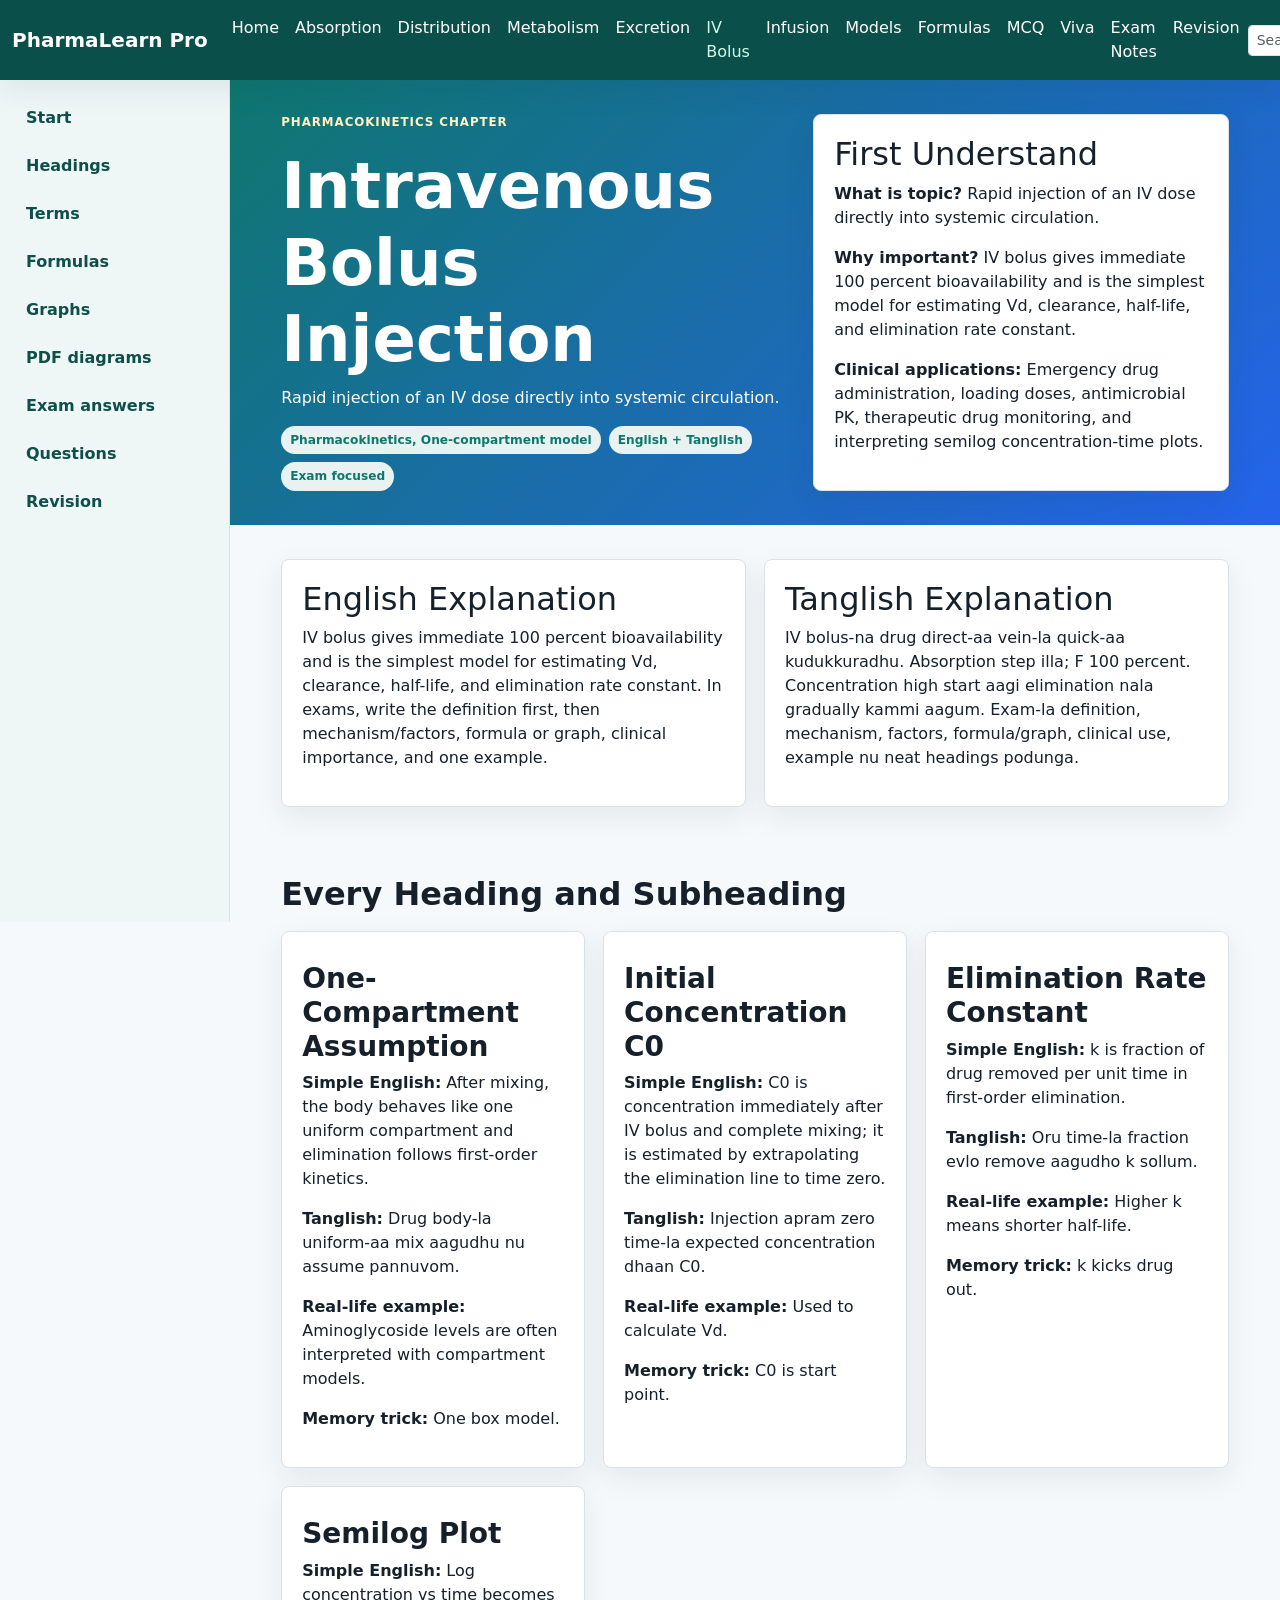
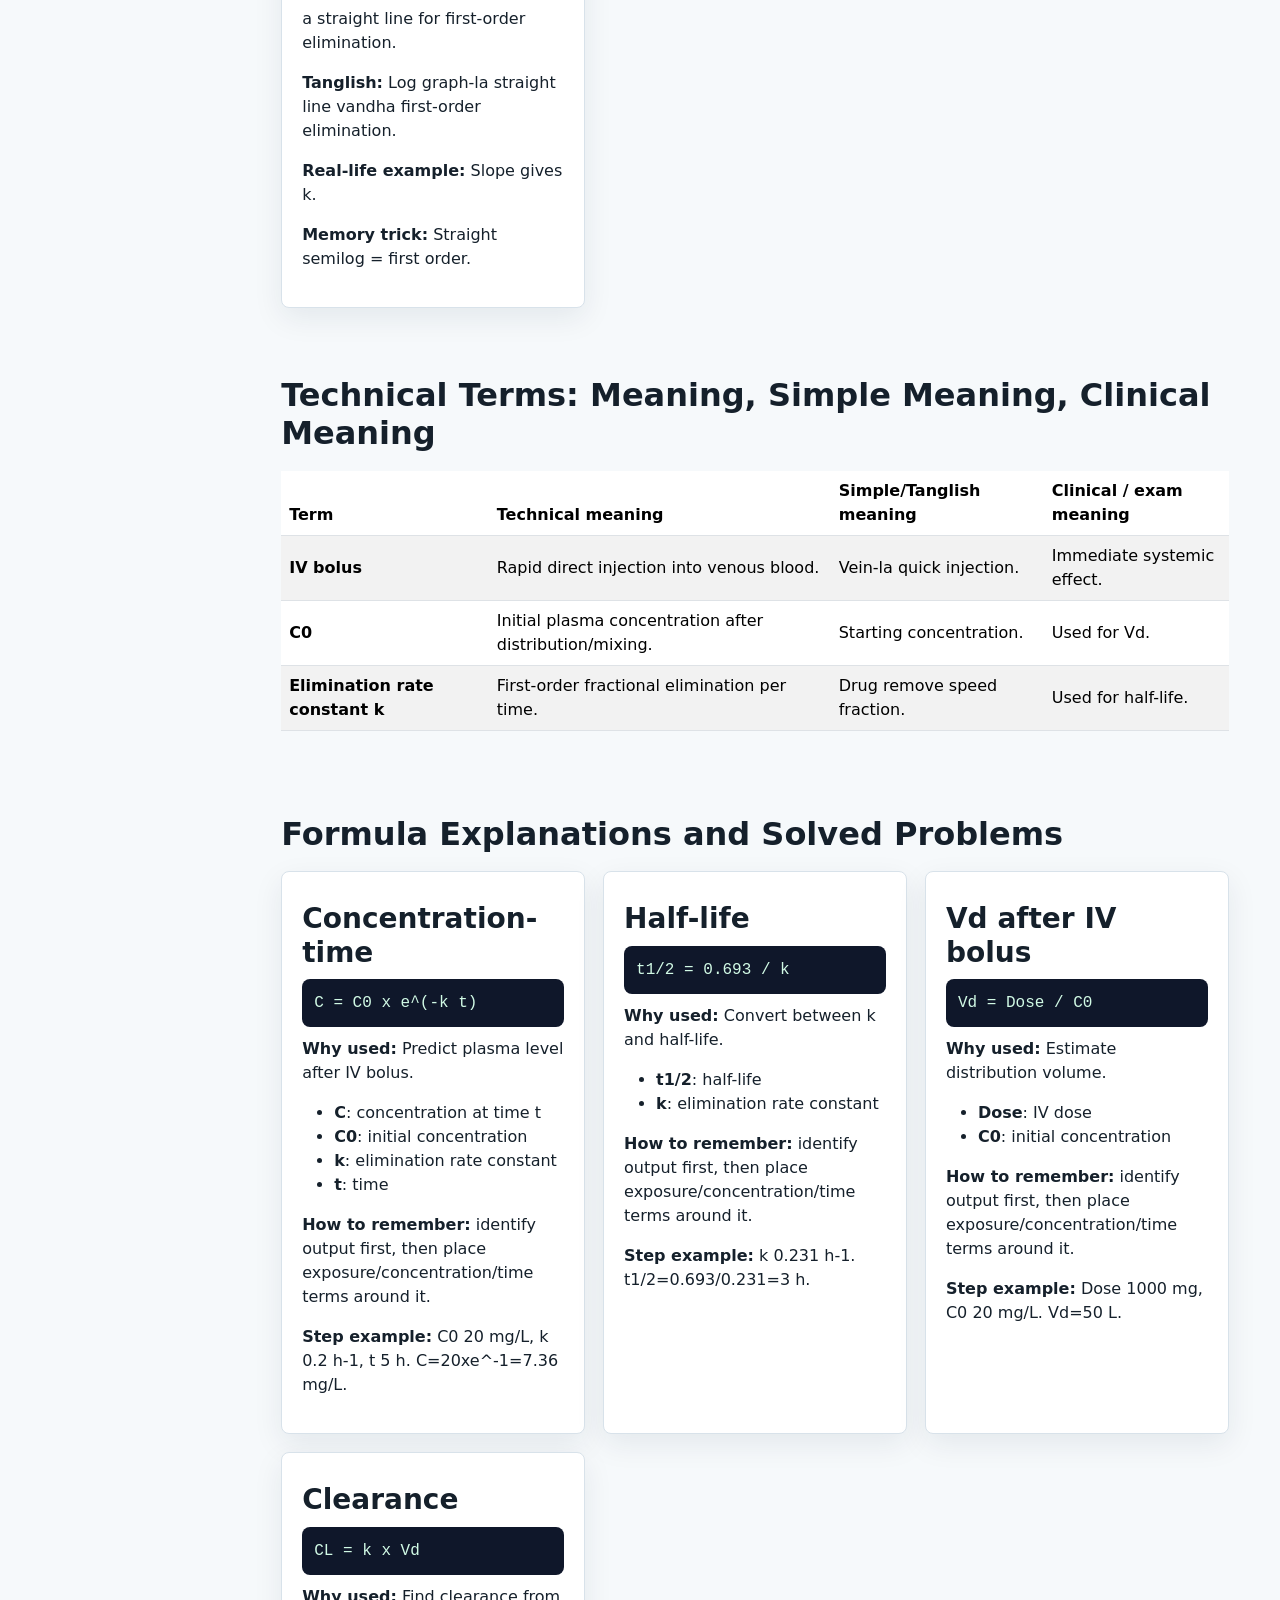
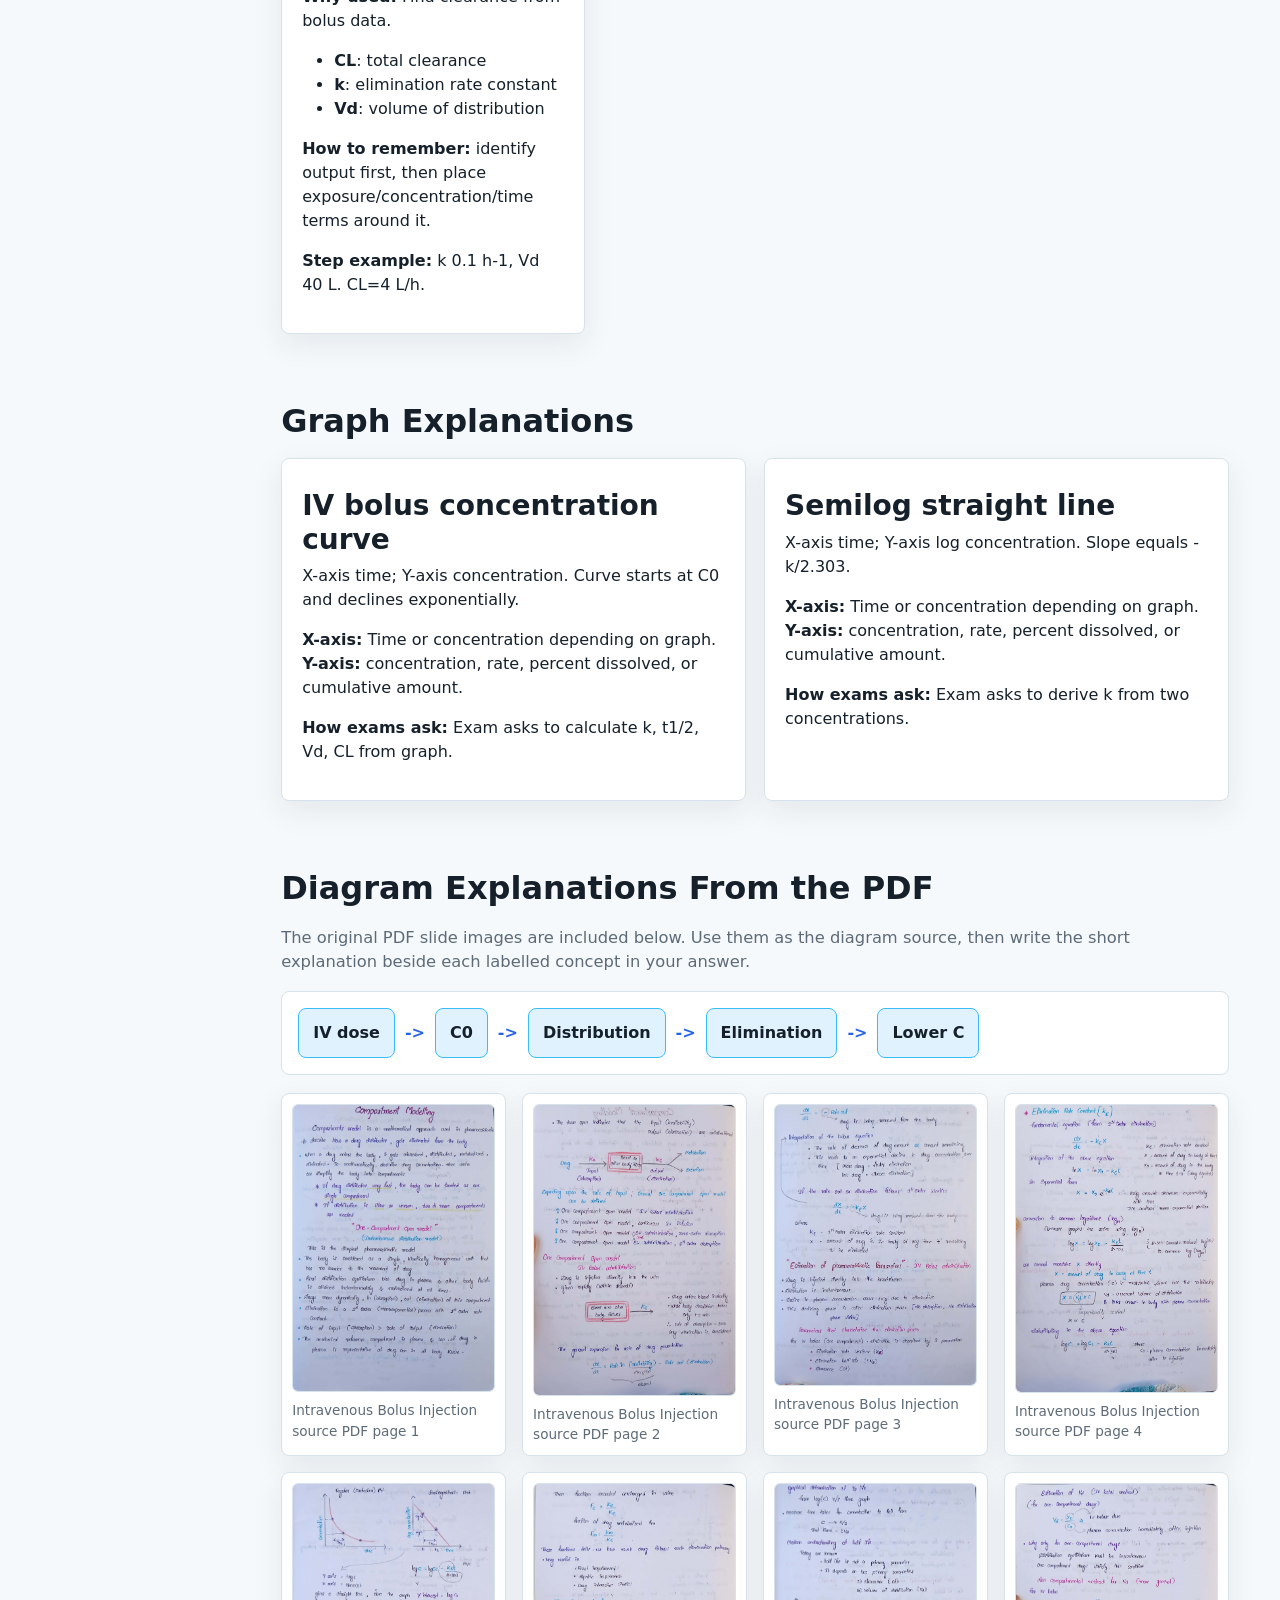
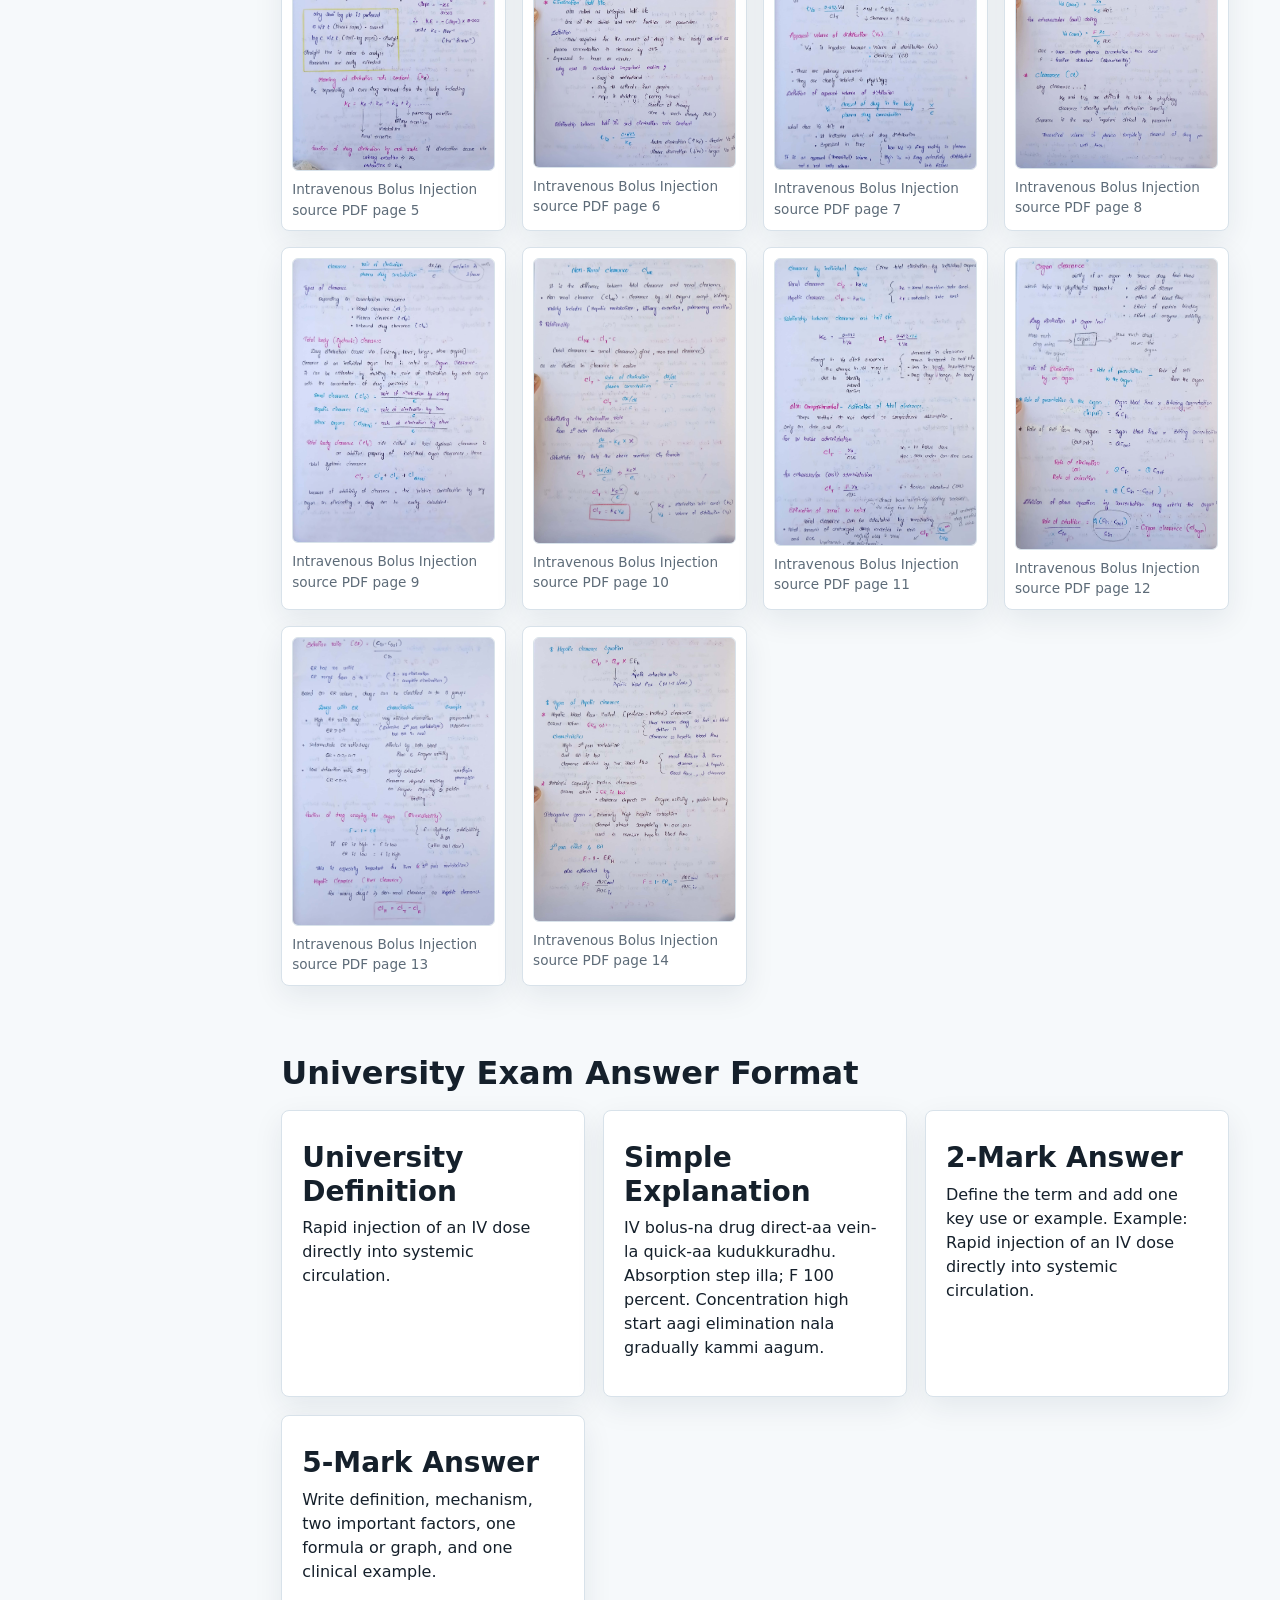
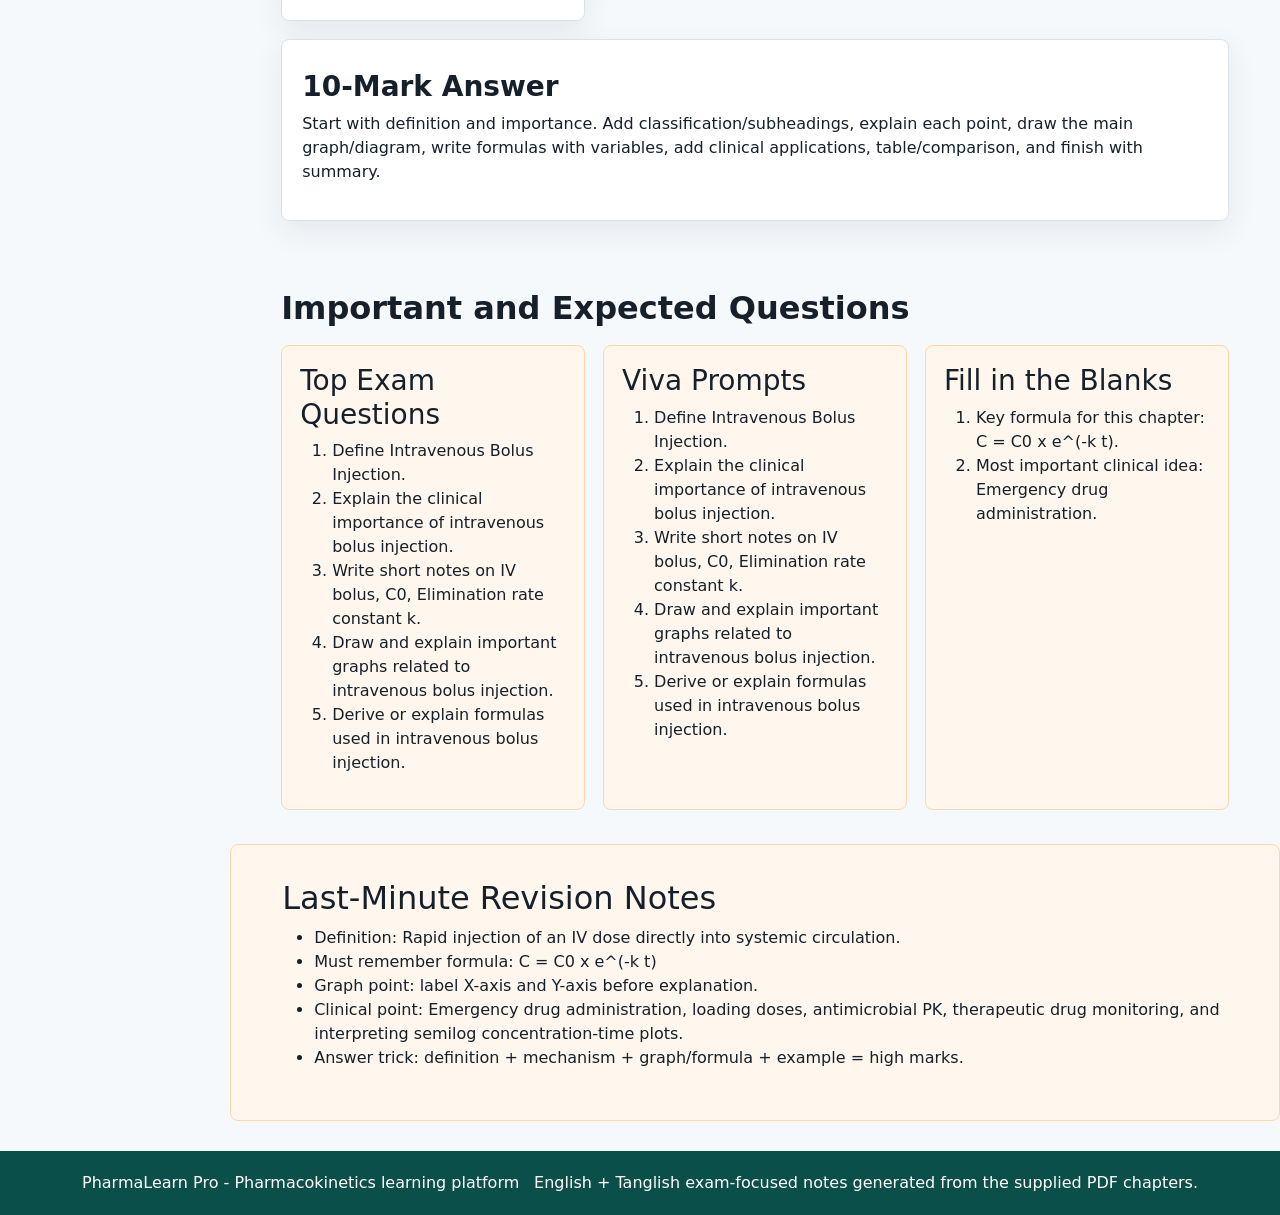
<file: iv-bolus.html>
<!doctype html>
<html lang="en">
<head>
  <meta charset="utf-8">
  <meta name="viewport" content="width=device-width, initial-scale=1">
  <title>Intravenous Bolus Injection | PharmaLearn Pro</title>
  <link href="https://cdn.jsdelivr.net/npm/bootstrap@5.3.3/dist/css/bootstrap.min.css" rel="stylesheet">
  <link rel="stylesheet" href="assets/css/styles.css">
</head>
<body>
<nav class='navbar navbar-expand-lg sticky-top app-nav'><div class='container-fluid'><a class='navbar-brand fw-bold' href='index.html'>PharmaLearn Pro</a><button class='navbar-toggler' type='button' data-bs-toggle='collapse' data-bs-target='#nav'><span class='navbar-toggler-icon'></span></button><div class='collapse navbar-collapse' id='nav'><ul class='navbar-nav me-auto mb-2 mb-lg-0'><li class='nav-item'><a class='nav-link' href='index.html'>Home</a></li><li class='nav-item'><a class='nav-link' href='absorption.html'>Absorption</a></li><li class='nav-item'><a class='nav-link' href='distribution.html'>Distribution</a></li><li class='nav-item'><a class='nav-link' href='metabolism.html'>Metabolism</a></li><li class='nav-item'><a class='nav-link' href='excretion.html'>Excretion</a></li><li class='nav-item'><a class='nav-link active' href='iv-bolus.html'>IV Bolus</a></li><li class='nav-item'><a class='nav-link' href='iv-infusion.html'>Infusion</a></li><li class='nav-item'><a class='nav-link' href='multi-compartment.html'>Models</a></li><li class='nav-item'><a class='nav-link' href='formula-sheet.html'>Formulas</a></li><li class='nav-item'><a class='nav-link' href='mcq.html'>MCQ</a></li><li class='nav-item'><a class='nav-link' href='viva.html'>Viva</a></li><li class='nav-item'><a class='nav-link' href='exam-notes.html'>Exam Notes</a></li><li class='nav-item'><a class='nav-link' href='revision.html'>Revision</a></li></ul><div class='d-flex gap-2 align-items-center search-wrap'><input id='liveSearch' class='form-control form-control-sm' placeholder='Search topic, formula, definition'><button class='btn btn-sm btn-outline-light' id='themeToggle' type='button' title='Toggle dark mode'>Dark</button></div></div></div></nav><div id='searchResults' class='search-results container'></div>

<main class="chapter-shell">
  <aside class="chapter-sidebar"><a href='#intro'>Start</a><a href='#headings'>Headings</a><a href='#definitions'>Terms</a><a href='#formulas'>Formulas</a><a href='#graphs'>Graphs</a><a href='#diagrams'>PDF diagrams</a><a href='#exam'>Exam answers</a><a href='#questions'>Questions</a><a href='#summary'>Revision</a></aside>
  <div class="chapter-main">
    <section id="intro" class="chapter-hero">
      <div>
        <p class="eyebrow">Pharmacokinetics Chapter</p>
        <h1>Intravenous Bolus Injection</h1>
        <p>Rapid injection of an IV dose directly into systemic circulation.</p>
        <div class="hero-tags"><span class='tag'>Pharmacokinetics, One-compartment model</span><span class='tag'>English + Tanglish</span><span class='tag'>Exam focused</span></div>
      </div>
      <div class="quick-panel">
        <h2>First Understand</h2>
        <p><strong>What is topic?</strong> Rapid injection of an IV dose directly into systemic circulation.</p>
        <p><strong>Why important?</strong> IV bolus gives immediate 100 percent bioavailability and is the simplest model for estimating Vd, clearance, half-life, and elimination rate constant.</p>
        <p><strong>Clinical applications:</strong> Emergency drug administration, loading doses, antimicrobial PK, therapeutic drug monitoring, and interpreting semilog concentration-time plots.</p>
      </div>
    </section>

    <section class="split-section">
      <article class="content-card">
        <h2>English Explanation</h2>
        <p>IV bolus gives immediate 100 percent bioavailability and is the simplest model for estimating Vd, clearance, half-life, and elimination rate constant. In exams, write the definition first, then mechanism/factors, formula or graph, clinical importance, and one example.</p>
      </article>
      <article class="content-card">
        <h2>Tanglish Explanation</h2>
        <p>IV bolus-na drug direct-aa vein-la quick-aa kudukkuradhu. Absorption step illa; F 100 percent. Concentration high start aagi elimination nala gradually kammi aagum. Exam-la definition, mechanism, factors, formula/graph, clinical use, example nu neat headings podunga.</p>
      </article>
    </section>

    <section id="headings">
      <h2 class="section-title">Every Heading and Subheading</h2>
      <div class="card-grid">
        <article class="content-card">
          <h3>One-Compartment Assumption</h3>
          <p><strong>Simple English:</strong> After mixing, the body behaves like one uniform compartment and elimination follows first-order kinetics.</p>
          <p><strong>Tanglish:</strong> Drug body-la uniform-aa mix aagudhu nu assume pannuvom.</p>
          <p><strong>Real-life example:</strong> Aminoglycoside levels are often interpreted with compartment models.</p>
          <p><strong>Memory trick:</strong> One box model.</p>
        </article>
        <article class="content-card">
          <h3>Initial Concentration C0</h3>
          <p><strong>Simple English:</strong> C0 is concentration immediately after IV bolus and complete mixing; it is estimated by extrapolating the elimination line to time zero.</p>
          <p><strong>Tanglish:</strong> Injection apram zero time-la expected concentration dhaan C0.</p>
          <p><strong>Real-life example:</strong> Used to calculate Vd.</p>
          <p><strong>Memory trick:</strong> C0 is start point.</p>
        </article>
        <article class="content-card">
          <h3>Elimination Rate Constant</h3>
          <p><strong>Simple English:</strong> k is fraction of drug removed per unit time in first-order elimination.</p>
          <p><strong>Tanglish:</strong> Oru time-la fraction evlo remove aagudho k sollum.</p>
          <p><strong>Real-life example:</strong> Higher k means shorter half-life.</p>
          <p><strong>Memory trick:</strong> k kicks drug out.</p>
        </article>
        <article class="content-card">
          <h3>Semilog Plot</h3>
          <p><strong>Simple English:</strong> Log concentration vs time becomes a straight line for first-order elimination.</p>
          <p><strong>Tanglish:</strong> Log graph-la straight line vandha first-order elimination.</p>
          <p><strong>Real-life example:</strong> Slope gives k.</p>
          <p><strong>Memory trick:</strong> Straight semilog = first order.</p>
        </article></div>
    </section>

    <section id="definitions">
      <h2 class="section-title">Technical Terms: Meaning, Simple Meaning, Clinical Meaning</h2>
      <div class="table-responsive"><table class="table table-striped align-middle"><thead><tr><th>Term</th><th>Technical meaning</th><th>Simple/Tanglish meaning</th><th>Clinical / exam meaning</th></tr></thead><tbody><tr><td><strong>IV bolus</strong></td><td>Rapid direct injection into venous blood.</td><td>Vein-la quick injection.</td><td>Immediate systemic effect.</td></tr><tr><td><strong>C0</strong></td><td>Initial plasma concentration after distribution/mixing.</td><td>Starting concentration.</td><td>Used for Vd.</td></tr><tr><td><strong>Elimination rate constant k</strong></td><td>First-order fractional elimination per time.</td><td>Drug remove speed fraction.</td><td>Used for half-life.</td></tr></tbody></table></div>
    </section>

    <section id="formulas">
      <h2 class="section-title">Formula Explanations and Solved Problems</h2>
      <div class="formula-grid">
        <article class="formula-card">
          <h3>Concentration-time</h3>
          <div class="formula">C = C0 x e^(-k t)</div>
          <p><strong>Why used:</strong> Predict plasma level after IV bolus.</p>
          <ul><li><strong>C</strong>: concentration at time t</li><li><strong>C0</strong>: initial concentration</li><li><strong>k</strong>: elimination rate constant</li><li><strong>t</strong>: time</li></ul>
          <p><strong>How to remember:</strong> identify output first, then place exposure/concentration/time terms around it.</p>
          <p><strong>Step example:</strong> C0 20 mg/L, k 0.2 h-1, t 5 h. C=20xe^-1=7.36 mg/L.</p>
        </article>
        <article class="formula-card">
          <h3>Half-life</h3>
          <div class="formula">t1/2 = 0.693 / k</div>
          <p><strong>Why used:</strong> Convert between k and half-life.</p>
          <ul><li><strong>t1/2</strong>: half-life</li><li><strong>k</strong>: elimination rate constant</li></ul>
          <p><strong>How to remember:</strong> identify output first, then place exposure/concentration/time terms around it.</p>
          <p><strong>Step example:</strong> k 0.231 h-1. t1/2=0.693/0.231=3 h.</p>
        </article>
        <article class="formula-card">
          <h3>Vd after IV bolus</h3>
          <div class="formula">Vd = Dose / C0</div>
          <p><strong>Why used:</strong> Estimate distribution volume.</p>
          <ul><li><strong>Dose</strong>: IV dose</li><li><strong>C0</strong>: initial concentration</li></ul>
          <p><strong>How to remember:</strong> identify output first, then place exposure/concentration/time terms around it.</p>
          <p><strong>Step example:</strong> Dose 1000 mg, C0 20 mg/L. Vd=50 L.</p>
        </article>
        <article class="formula-card">
          <h3>Clearance</h3>
          <div class="formula">CL = k x Vd</div>
          <p><strong>Why used:</strong> Find clearance from bolus data.</p>
          <ul><li><strong>CL</strong>: total clearance</li><li><strong>k</strong>: elimination rate constant</li><li><strong>Vd</strong>: volume of distribution</li></ul>
          <p><strong>How to remember:</strong> identify output first, then place exposure/concentration/time terms around it.</p>
          <p><strong>Step example:</strong> k 0.1 h-1, Vd 40 L. CL=4 L/h.</p>
        </article></div>
    </section>

    <section id="graphs">
      <h2 class="section-title">Graph Explanations</h2>
      <div class="card-grid">
      <article class="content-card">
        <h3>IV bolus concentration curve</h3>
        <p>X-axis time; Y-axis concentration. Curve starts at C0 and declines exponentially.</p>
        <p><strong>X-axis:</strong> Time or concentration depending on graph. <strong>Y-axis:</strong> concentration, rate, percent dissolved, or cumulative amount.</p>
        <p><strong>How exams ask:</strong> Exam asks to calculate k, t1/2, Vd, CL from graph.</p>
      </article>
      <article class="content-card">
        <h3>Semilog straight line</h3>
        <p>X-axis time; Y-axis log concentration. Slope equals -k/2.303.</p>
        <p><strong>X-axis:</strong> Time or concentration depending on graph. <strong>Y-axis:</strong> concentration, rate, percent dissolved, or cumulative amount.</p>
        <p><strong>How exams ask:</strong> Exam asks to derive k from two concentrations.</p>
      </article></div>
    </section>

    <section id="diagrams">
      <h2 class="section-title">Diagram Explanations From the PDF</h2>
      <p class="lead-small">The original PDF slide images are included below. Use them as the diagram source, then write the short explanation beside each labelled concept in your answer.</p>
      <div class="diagram-panel"><div class='flow-diagram'><div class='flow-node'>IV dose</div><div class="flow-arrow">-></div><div class='flow-node'>C0</div><div class="flow-arrow">-></div><div class='flow-node'>Distribution</div><div class="flow-arrow">-></div><div class='flow-node'>Elimination</div><div class="flow-arrow">-></div><div class='flow-node'>Lower C</div></div></div>
      <div class="pdf-gallery"><figure class='pdf-page'><img src='assets/pdf-pages/iv-bolus/page-01.jpg' alt='Intravenous Bolus Injection PDF page 1' loading='lazy'><figcaption>Intravenous Bolus Injection source PDF page 1</figcaption></figure><figure class='pdf-page'><img src='assets/pdf-pages/iv-bolus/page-02.jpg' alt='Intravenous Bolus Injection PDF page 2' loading='lazy'><figcaption>Intravenous Bolus Injection source PDF page 2</figcaption></figure><figure class='pdf-page'><img src='assets/pdf-pages/iv-bolus/page-03.jpg' alt='Intravenous Bolus Injection PDF page 3' loading='lazy'><figcaption>Intravenous Bolus Injection source PDF page 3</figcaption></figure><figure class='pdf-page'><img src='assets/pdf-pages/iv-bolus/page-04.jpg' alt='Intravenous Bolus Injection PDF page 4' loading='lazy'><figcaption>Intravenous Bolus Injection source PDF page 4</figcaption></figure><figure class='pdf-page'><img src='assets/pdf-pages/iv-bolus/page-05.jpg' alt='Intravenous Bolus Injection PDF page 5' loading='lazy'><figcaption>Intravenous Bolus Injection source PDF page 5</figcaption></figure><figure class='pdf-page'><img src='assets/pdf-pages/iv-bolus/page-06.jpg' alt='Intravenous Bolus Injection PDF page 6' loading='lazy'><figcaption>Intravenous Bolus Injection source PDF page 6</figcaption></figure><figure class='pdf-page'><img src='assets/pdf-pages/iv-bolus/page-07.jpg' alt='Intravenous Bolus Injection PDF page 7' loading='lazy'><figcaption>Intravenous Bolus Injection source PDF page 7</figcaption></figure><figure class='pdf-page'><img src='assets/pdf-pages/iv-bolus/page-08.jpg' alt='Intravenous Bolus Injection PDF page 8' loading='lazy'><figcaption>Intravenous Bolus Injection source PDF page 8</figcaption></figure><figure class='pdf-page'><img src='assets/pdf-pages/iv-bolus/page-09.jpg' alt='Intravenous Bolus Injection PDF page 9' loading='lazy'><figcaption>Intravenous Bolus Injection source PDF page 9</figcaption></figure><figure class='pdf-page'><img src='assets/pdf-pages/iv-bolus/page-10.jpg' alt='Intravenous Bolus Injection PDF page 10' loading='lazy'><figcaption>Intravenous Bolus Injection source PDF page 10</figcaption></figure><figure class='pdf-page'><img src='assets/pdf-pages/iv-bolus/page-11.jpg' alt='Intravenous Bolus Injection PDF page 11' loading='lazy'><figcaption>Intravenous Bolus Injection source PDF page 11</figcaption></figure><figure class='pdf-page'><img src='assets/pdf-pages/iv-bolus/page-12.jpg' alt='Intravenous Bolus Injection PDF page 12' loading='lazy'><figcaption>Intravenous Bolus Injection source PDF page 12</figcaption></figure><figure class='pdf-page'><img src='assets/pdf-pages/iv-bolus/page-13.jpg' alt='Intravenous Bolus Injection PDF page 13' loading='lazy'><figcaption>Intravenous Bolus Injection source PDF page 13</figcaption></figure><figure class='pdf-page'><img src='assets/pdf-pages/iv-bolus/page-14.jpg' alt='Intravenous Bolus Injection PDF page 14' loading='lazy'><figcaption>Intravenous Bolus Injection source PDF page 14</figcaption></figure></div>
    </section>

    <section id="exam">
      <h2 class="section-title">University Exam Answer Format</h2>
      <div class="exam-grid">
        <article class="content-card"><h3>University Definition</h3><p>Rapid injection of an IV dose directly into systemic circulation.</p></article>
        <article class="content-card"><h3>Simple Explanation</h3><p>IV bolus-na drug direct-aa vein-la quick-aa kudukkuradhu. Absorption step illa; F 100 percent. Concentration high start aagi elimination nala gradually kammi aagum.</p></article>
        <article class="content-card"><h3>2-Mark Answer</h3><p>Define the term and add one key use or example. Example: Rapid injection of an IV dose directly into systemic circulation.</p></article>
        <article class="content-card"><h3>5-Mark Answer</h3><p>Write definition, mechanism, two important factors, one formula or graph, and one clinical example.</p></article>
        <article class="content-card wide"><h3>10-Mark Answer</h3><p>Start with definition and importance. Add classification/subheadings, explain each point, draw the main graph/diagram, write formulas with variables, add clinical applications, table/comparison, and finish with summary.</p></article>
      </div>
    </section>

    <section id="questions">
      <h2 class="section-title">Important and Expected Questions</h2>
      <div class="question-bands">
        <div><h3>Top Exam Questions</h3><ol><li>Define Intravenous Bolus Injection.</li><li>Explain the clinical importance of intravenous bolus injection.</li><li>Write short notes on IV bolus, C0, Elimination rate constant k.</li><li>Draw and explain important graphs related to intravenous bolus injection.</li><li>Derive or explain formulas used in intravenous bolus injection.</li></ol></div>
        <div><h3>Viva Prompts</h3><ol><li>Define Intravenous Bolus Injection.</li><li>Explain the clinical importance of intravenous bolus injection.</li><li>Write short notes on IV bolus, C0, Elimination rate constant k.</li><li>Draw and explain important graphs related to intravenous bolus injection.</li><li>Derive or explain formulas used in intravenous bolus injection.</li></ol></div>
        <div><h3>Fill in the Blanks</h3><ol><li>Key formula for this chapter: C = C0 x e^(-k t).</li><li>Most important clinical idea: Emergency drug administration.</li></ol></div>
      </div>
    </section>

    <section id="summary" class="revision-box">
      <h2>Last-Minute Revision Notes</h2>
      <ul>
        <li>Definition: Rapid injection of an IV dose directly into systemic circulation.</li>
        <li>Must remember formula: C = C0 x e^(-k t)</li>
        <li>Graph point: label X-axis and Y-axis before explanation.</li>
        <li>Clinical point: Emergency drug administration, loading doses, antimicrobial PK, therapeutic drug monitoring, and interpreting semilog concentration-time plots.</li>
        <li>Answer trick: definition + mechanism + graph/formula + example = high marks.</li>
      </ul>
    </section>
  </div>
</main>
<footer class="site-footer">
  <div class="container d-flex flex-column flex-md-row justify-content-between gap-2">
    <span>PharmaLearn Pro - Pharmacokinetics learning platform</span>
    <span>English + Tanglish exam-focused notes generated from the supplied PDF chapters.</span>
  </div>
</footer>
<script src="https://cdn.jsdelivr.net/npm/bootstrap@5.3.3/dist/js/bootstrap.bundle.min.js"></script>
<script src="assets/js/data.js"></script>
<script src="assets/js/app.js"></script>
</body>
</html>
</file>
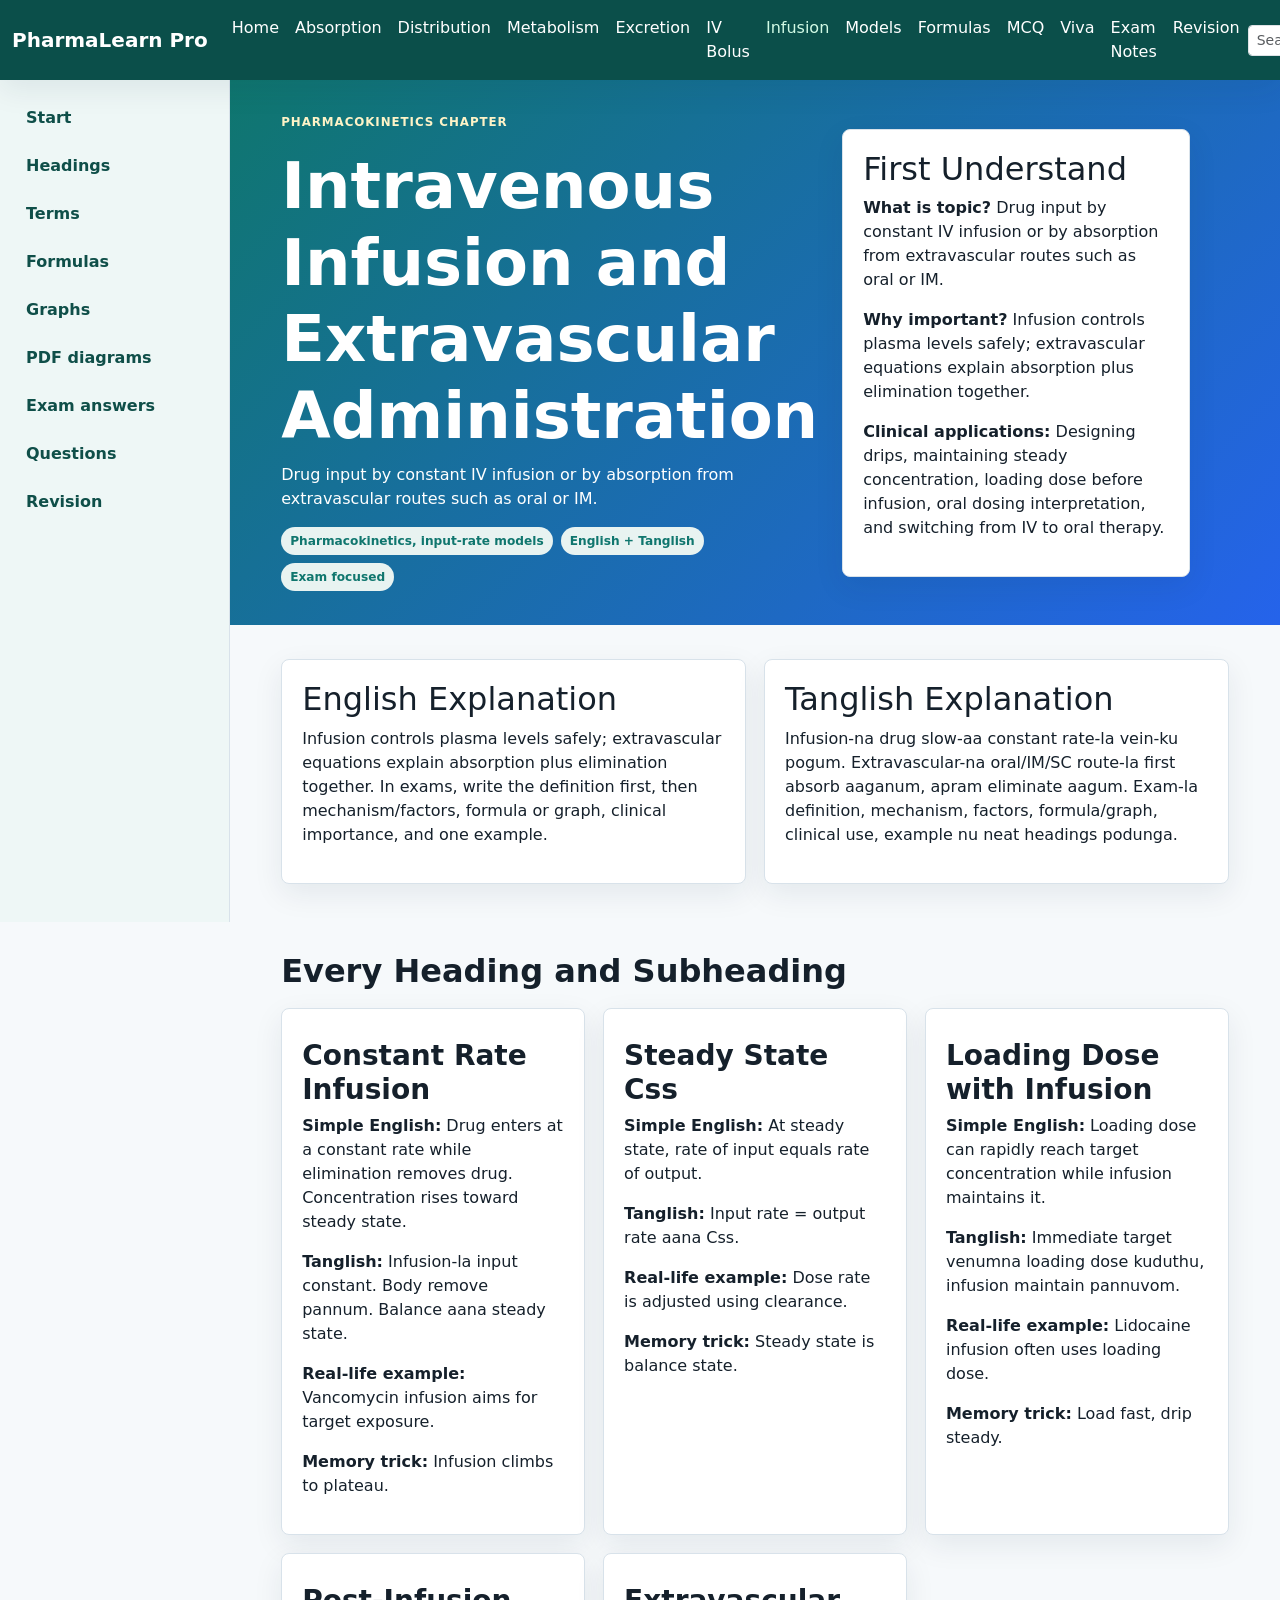
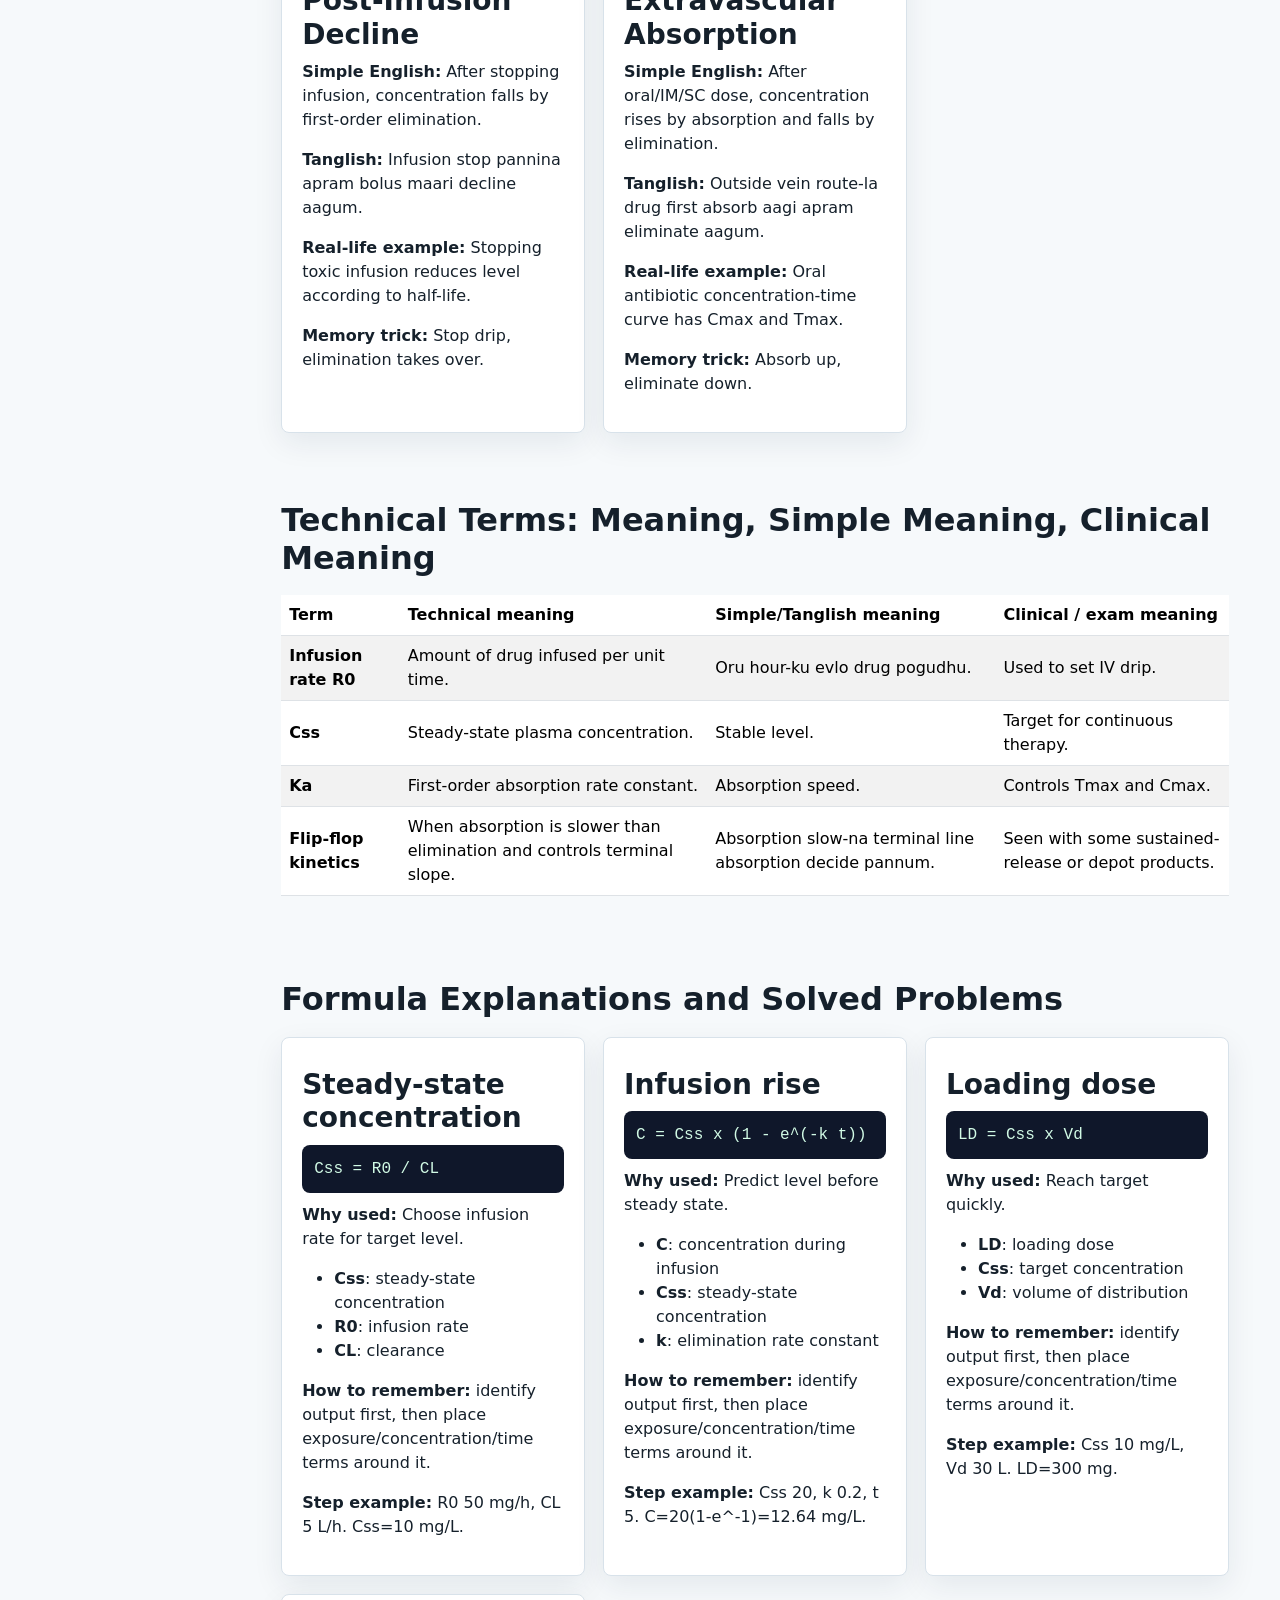
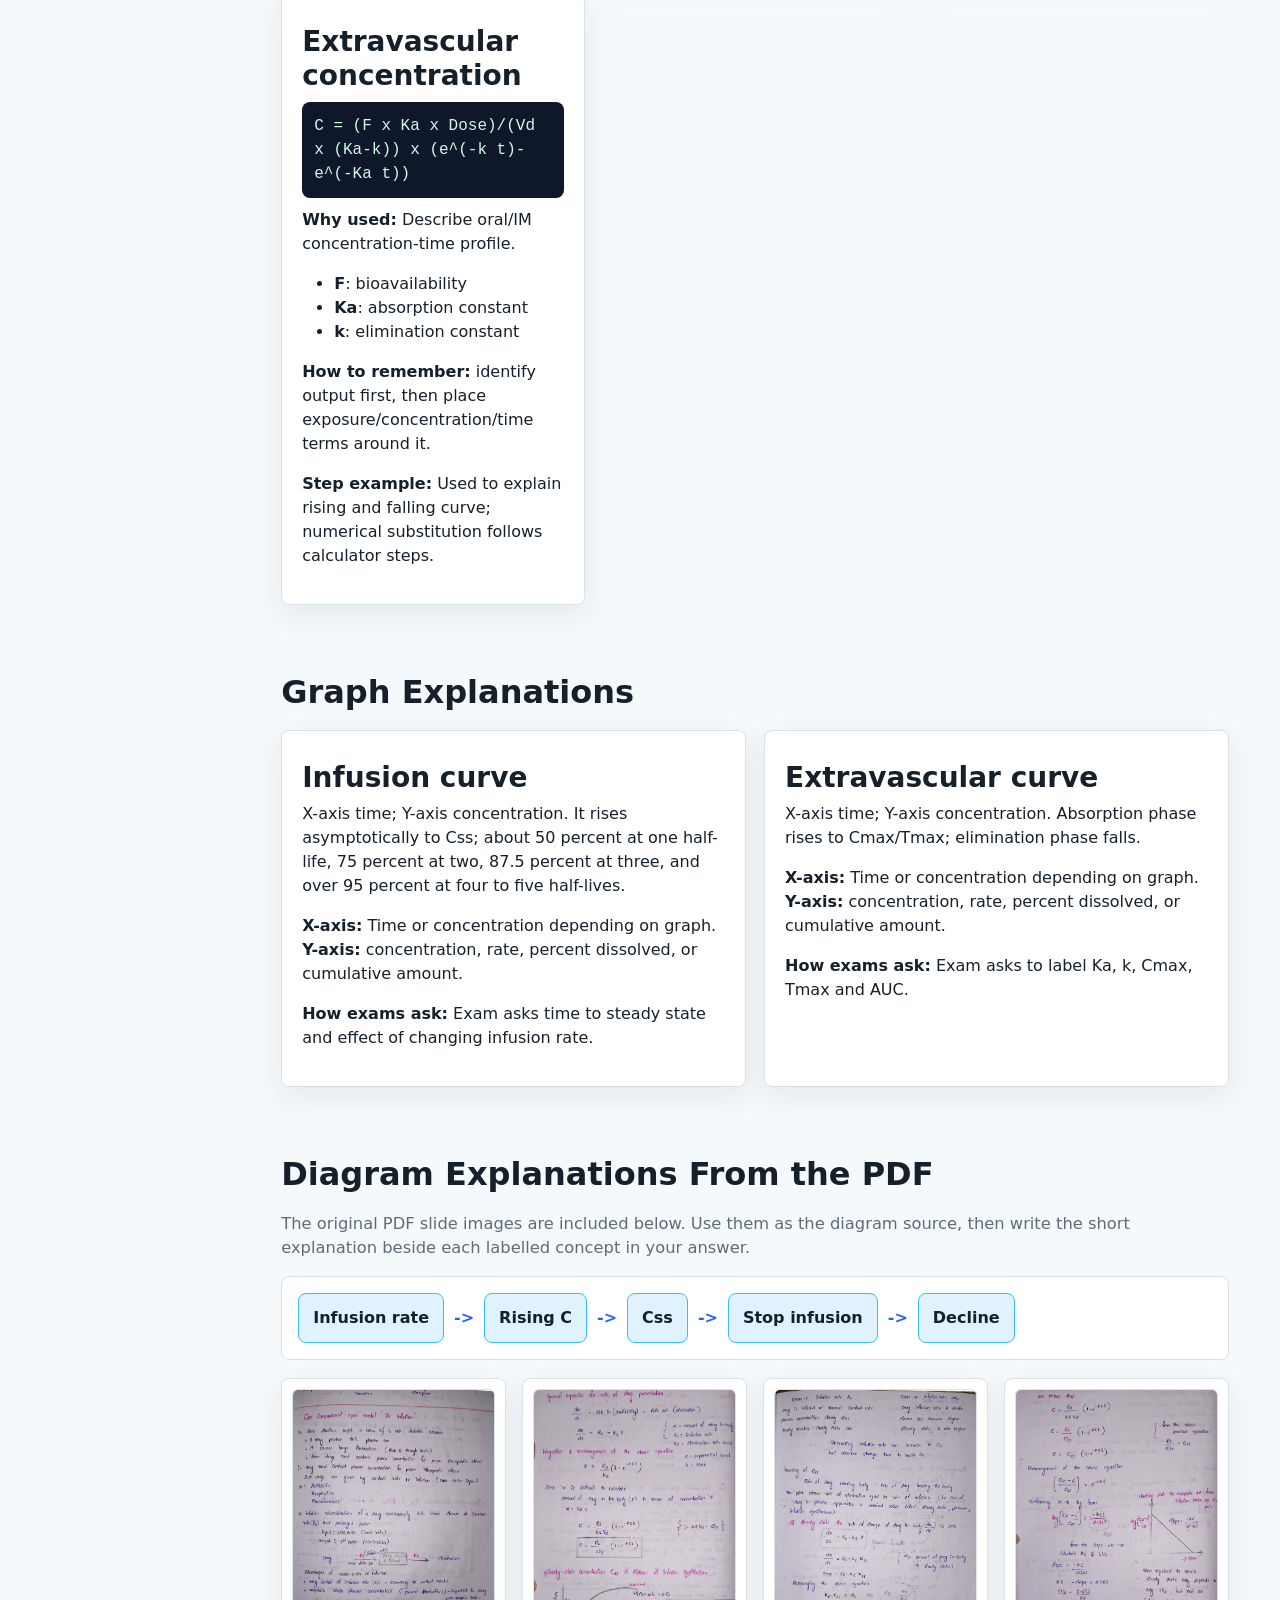
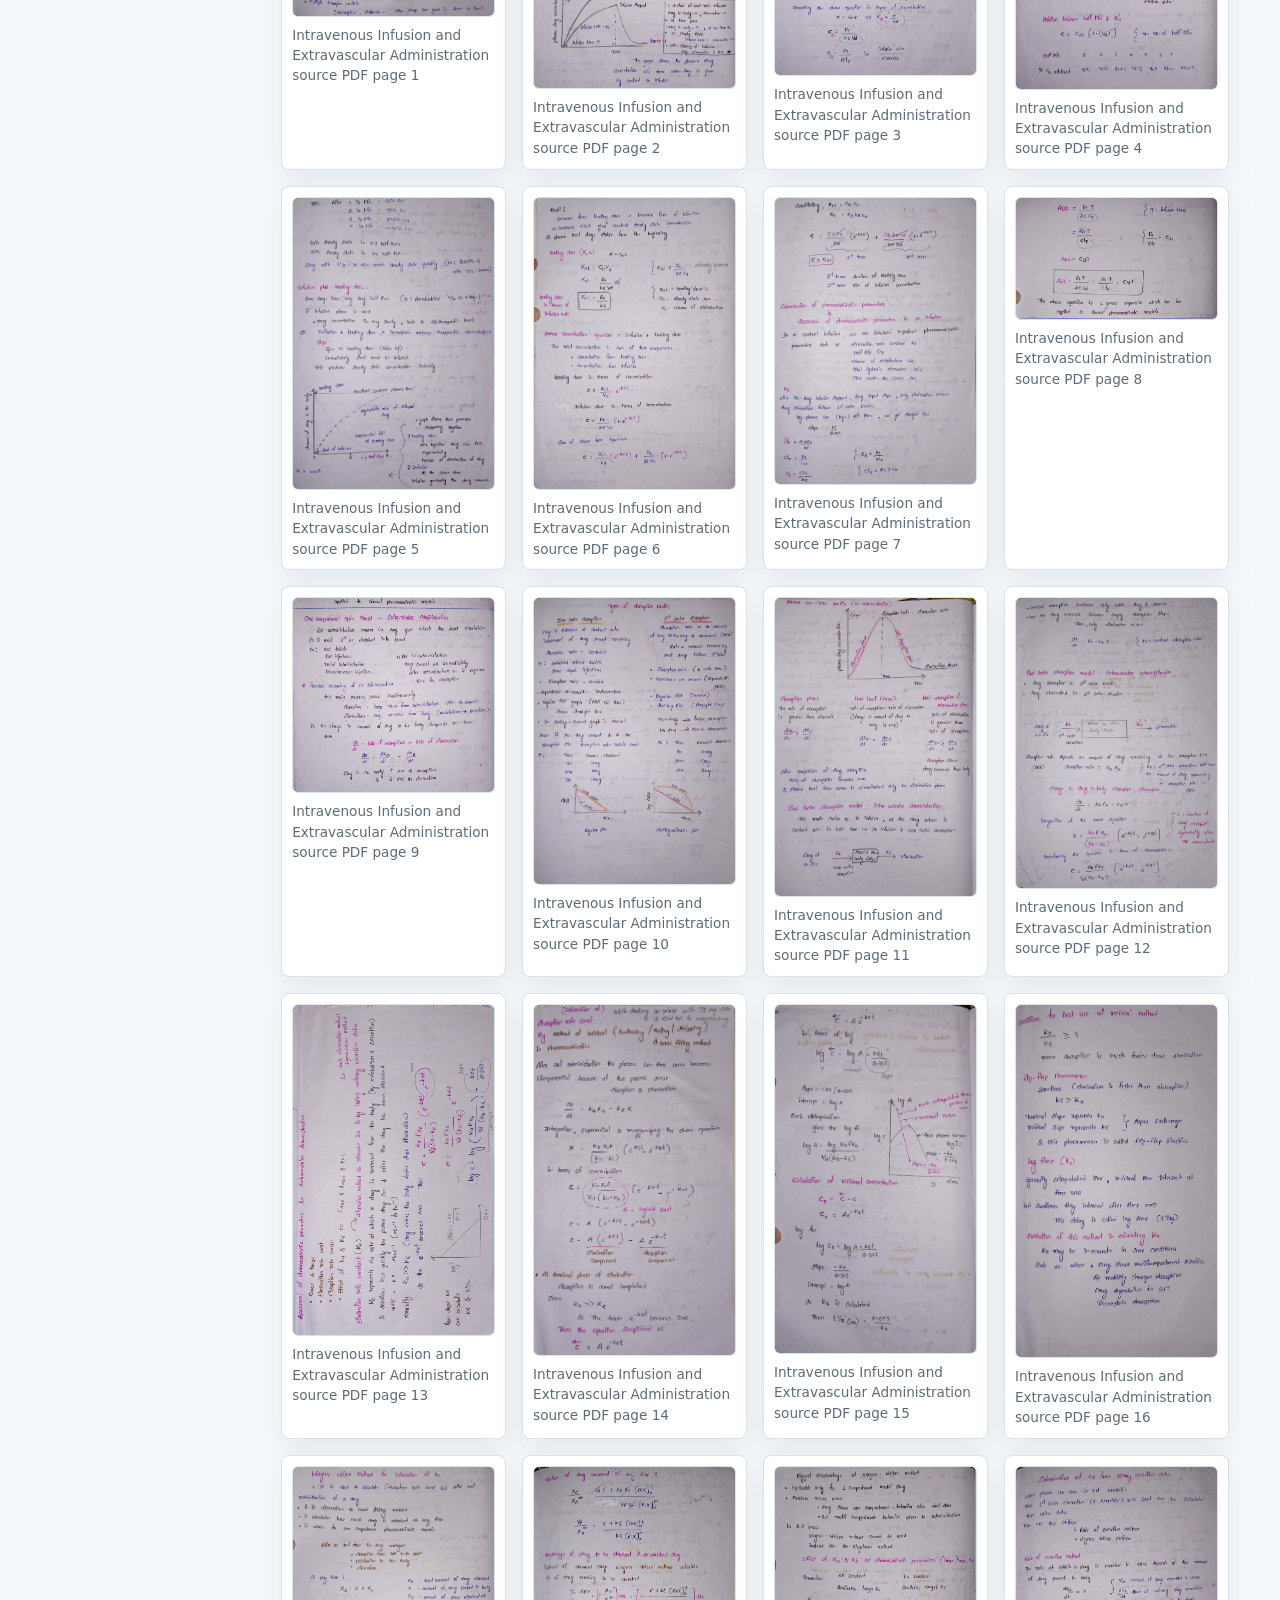
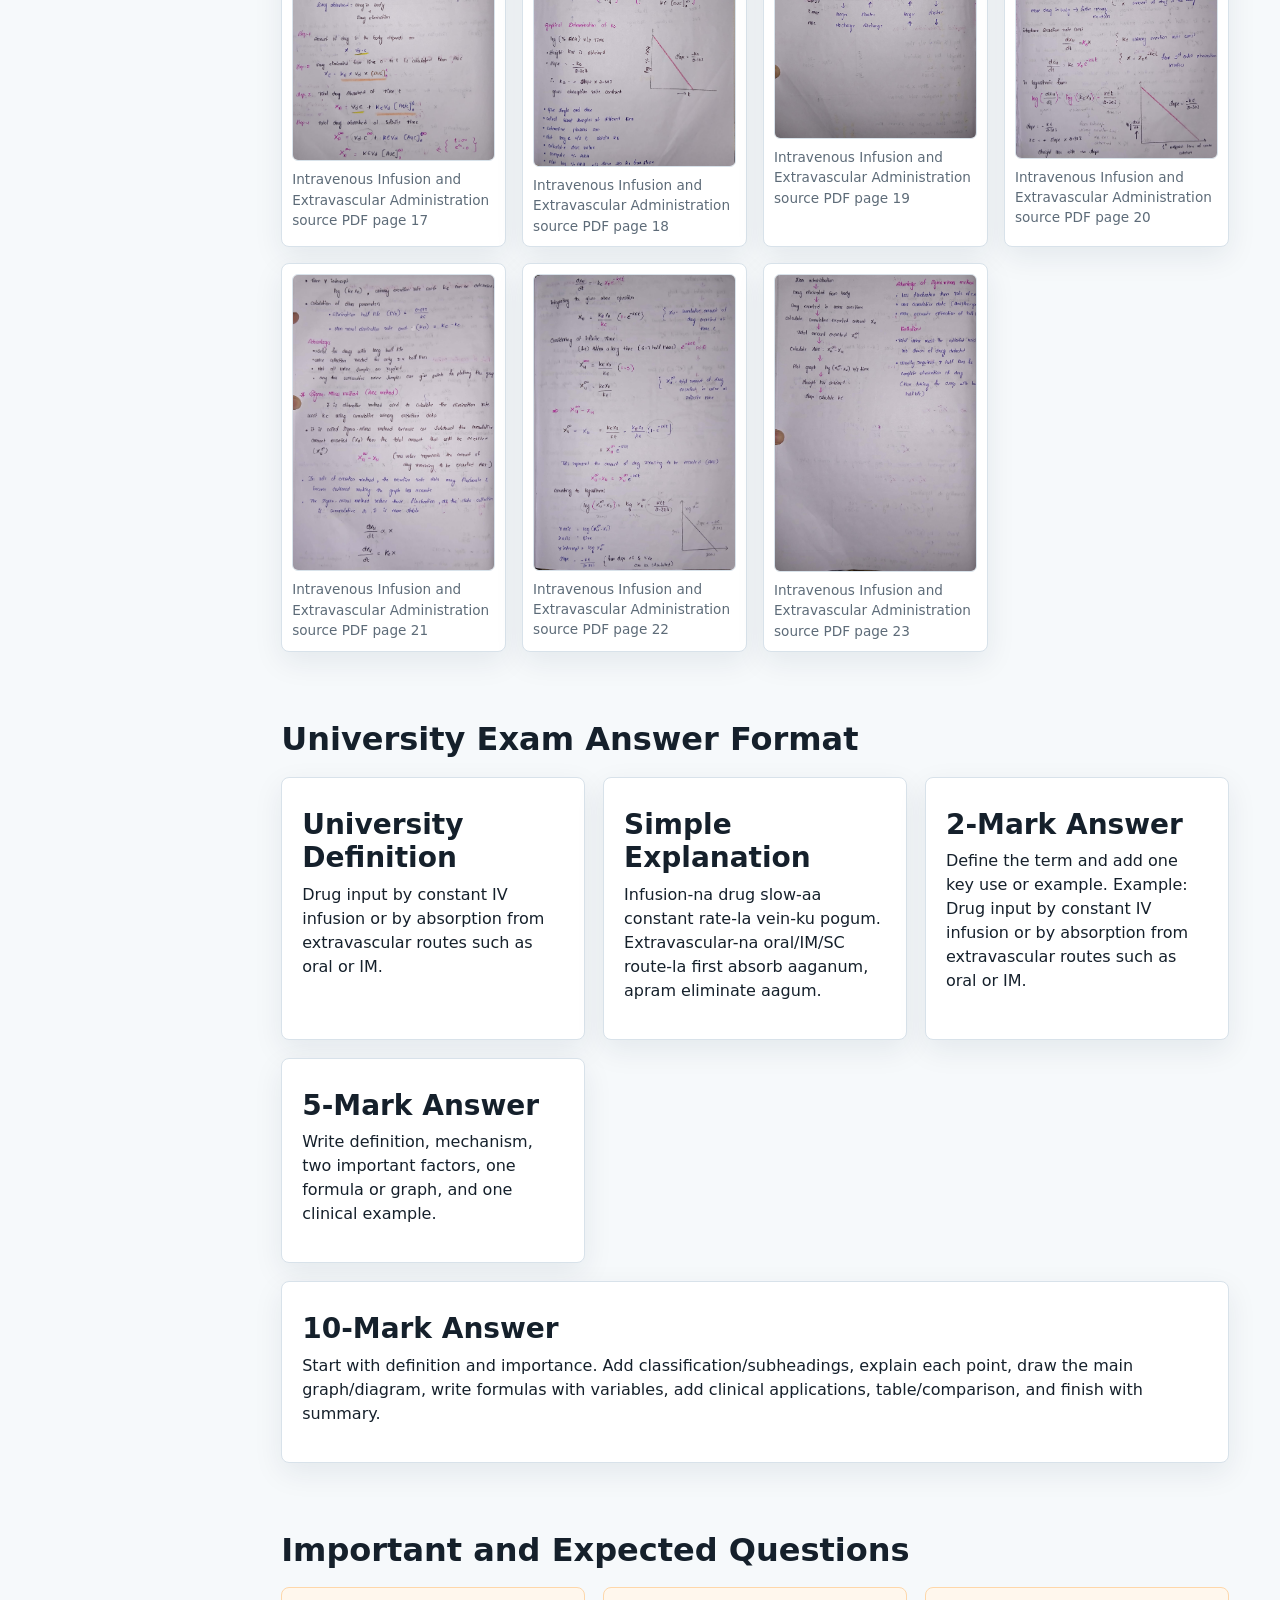
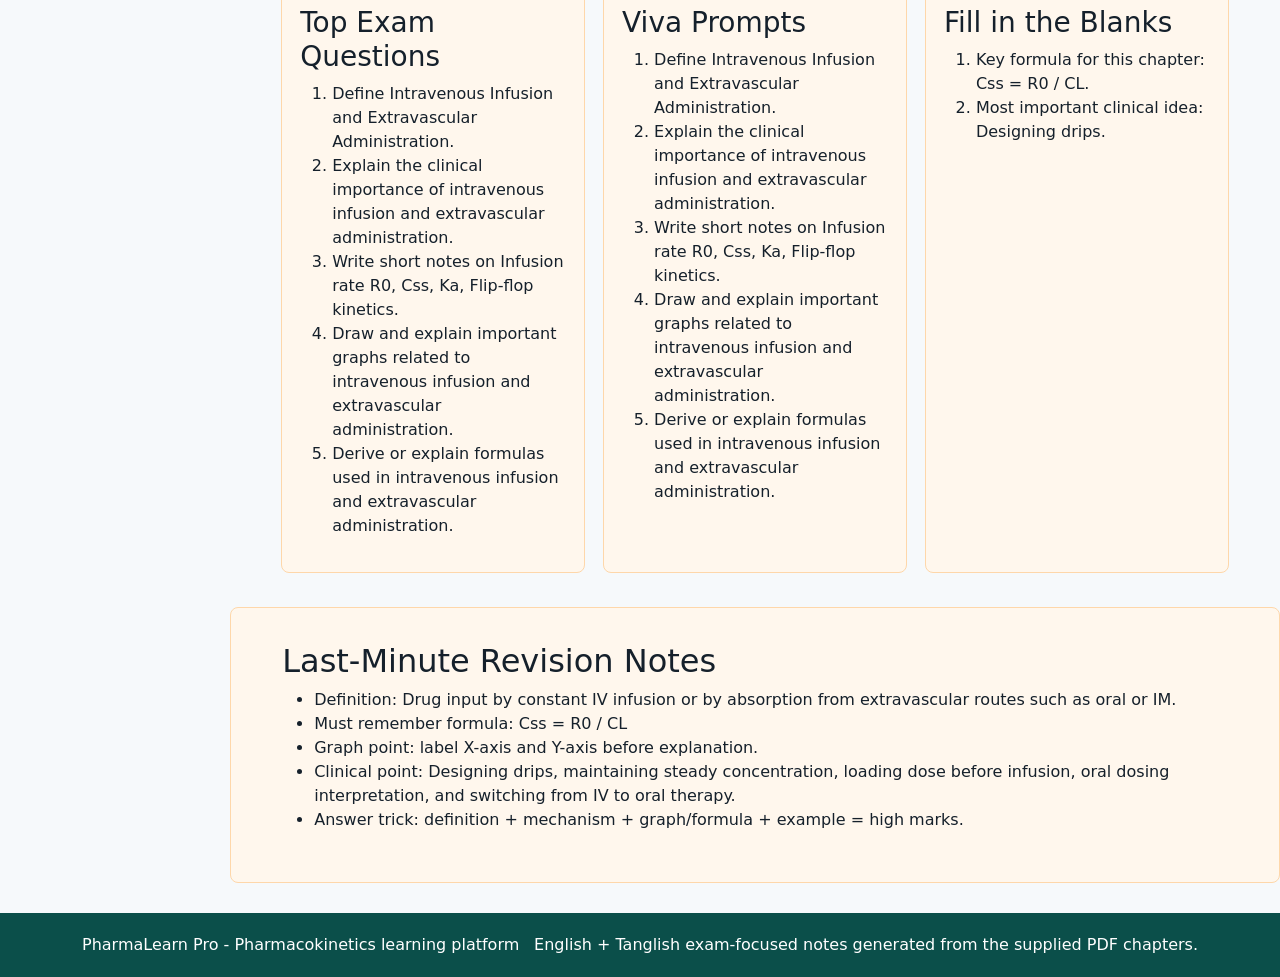
<file: iv-infusion.html>
<!doctype html>
<html lang="en">
<head>
  <meta charset="utf-8">
  <meta name="viewport" content="width=device-width, initial-scale=1">
  <title>Intravenous Infusion and Extravascular Administration | PharmaLearn Pro</title>
  <link href="https://cdn.jsdelivr.net/npm/bootstrap@5.3.3/dist/css/bootstrap.min.css" rel="stylesheet">
  <link rel="stylesheet" href="assets/css/styles.css">
</head>
<body>
<nav class='navbar navbar-expand-lg sticky-top app-nav'><div class='container-fluid'><a class='navbar-brand fw-bold' href='index.html'>PharmaLearn Pro</a><button class='navbar-toggler' type='button' data-bs-toggle='collapse' data-bs-target='#nav'><span class='navbar-toggler-icon'></span></button><div class='collapse navbar-collapse' id='nav'><ul class='navbar-nav me-auto mb-2 mb-lg-0'><li class='nav-item'><a class='nav-link' href='index.html'>Home</a></li><li class='nav-item'><a class='nav-link' href='absorption.html'>Absorption</a></li><li class='nav-item'><a class='nav-link' href='distribution.html'>Distribution</a></li><li class='nav-item'><a class='nav-link' href='metabolism.html'>Metabolism</a></li><li class='nav-item'><a class='nav-link' href='excretion.html'>Excretion</a></li><li class='nav-item'><a class='nav-link' href='iv-bolus.html'>IV Bolus</a></li><li class='nav-item'><a class='nav-link active' href='iv-infusion.html'>Infusion</a></li><li class='nav-item'><a class='nav-link' href='multi-compartment.html'>Models</a></li><li class='nav-item'><a class='nav-link' href='formula-sheet.html'>Formulas</a></li><li class='nav-item'><a class='nav-link' href='mcq.html'>MCQ</a></li><li class='nav-item'><a class='nav-link' href='viva.html'>Viva</a></li><li class='nav-item'><a class='nav-link' href='exam-notes.html'>Exam Notes</a></li><li class='nav-item'><a class='nav-link' href='revision.html'>Revision</a></li></ul><div class='d-flex gap-2 align-items-center search-wrap'><input id='liveSearch' class='form-control form-control-sm' placeholder='Search topic, formula, definition'><button class='btn btn-sm btn-outline-light' id='themeToggle' type='button' title='Toggle dark mode'>Dark</button></div></div></div></nav><div id='searchResults' class='search-results container'></div>

<main class="chapter-shell">
  <aside class="chapter-sidebar"><a href='#intro'>Start</a><a href='#headings'>Headings</a><a href='#definitions'>Terms</a><a href='#formulas'>Formulas</a><a href='#graphs'>Graphs</a><a href='#diagrams'>PDF diagrams</a><a href='#exam'>Exam answers</a><a href='#questions'>Questions</a><a href='#summary'>Revision</a></aside>
  <div class="chapter-main">
    <section id="intro" class="chapter-hero">
      <div>
        <p class="eyebrow">Pharmacokinetics Chapter</p>
        <h1>Intravenous Infusion and Extravascular Administration</h1>
        <p>Drug input by constant IV infusion or by absorption from extravascular routes such as oral or IM.</p>
        <div class="hero-tags"><span class='tag'>Pharmacokinetics, input-rate models</span><span class='tag'>English + Tanglish</span><span class='tag'>Exam focused</span></div>
      </div>
      <div class="quick-panel">
        <h2>First Understand</h2>
        <p><strong>What is topic?</strong> Drug input by constant IV infusion or by absorption from extravascular routes such as oral or IM.</p>
        <p><strong>Why important?</strong> Infusion controls plasma levels safely; extravascular equations explain absorption plus elimination together.</p>
        <p><strong>Clinical applications:</strong> Designing drips, maintaining steady concentration, loading dose before infusion, oral dosing interpretation, and switching from IV to oral therapy.</p>
      </div>
    </section>

    <section class="split-section">
      <article class="content-card">
        <h2>English Explanation</h2>
        <p>Infusion controls plasma levels safely; extravascular equations explain absorption plus elimination together. In exams, write the definition first, then mechanism/factors, formula or graph, clinical importance, and one example.</p>
      </article>
      <article class="content-card">
        <h2>Tanglish Explanation</h2>
        <p>Infusion-na drug slow-aa constant rate-la vein-ku pogum. Extravascular-na oral/IM/SC route-la first absorb aaganum, apram eliminate aagum. Exam-la definition, mechanism, factors, formula/graph, clinical use, example nu neat headings podunga.</p>
      </article>
    </section>

    <section id="headings">
      <h2 class="section-title">Every Heading and Subheading</h2>
      <div class="card-grid">
        <article class="content-card">
          <h3>Constant Rate Infusion</h3>
          <p><strong>Simple English:</strong> Drug enters at a constant rate while elimination removes drug. Concentration rises toward steady state.</p>
          <p><strong>Tanglish:</strong> Infusion-la input constant. Body remove pannum. Balance aana steady state.</p>
          <p><strong>Real-life example:</strong> Vancomycin infusion aims for target exposure.</p>
          <p><strong>Memory trick:</strong> Infusion climbs to plateau.</p>
        </article>
        <article class="content-card">
          <h3>Steady State Css</h3>
          <p><strong>Simple English:</strong> At steady state, rate of input equals rate of output.</p>
          <p><strong>Tanglish:</strong> Input rate = output rate aana Css.</p>
          <p><strong>Real-life example:</strong> Dose rate is adjusted using clearance.</p>
          <p><strong>Memory trick:</strong> Steady state is balance state.</p>
        </article>
        <article class="content-card">
          <h3>Loading Dose with Infusion</h3>
          <p><strong>Simple English:</strong> Loading dose can rapidly reach target concentration while infusion maintains it.</p>
          <p><strong>Tanglish:</strong> Immediate target venumna loading dose kuduthu, infusion maintain pannuvom.</p>
          <p><strong>Real-life example:</strong> Lidocaine infusion often uses loading dose.</p>
          <p><strong>Memory trick:</strong> Load fast, drip steady.</p>
        </article>
        <article class="content-card">
          <h3>Post-Infusion Decline</h3>
          <p><strong>Simple English:</strong> After stopping infusion, concentration falls by first-order elimination.</p>
          <p><strong>Tanglish:</strong> Infusion stop pannina apram bolus maari decline aagum.</p>
          <p><strong>Real-life example:</strong> Stopping toxic infusion reduces level according to half-life.</p>
          <p><strong>Memory trick:</strong> Stop drip, elimination takes over.</p>
        </article>
        <article class="content-card">
          <h3>Extravascular Absorption</h3>
          <p><strong>Simple English:</strong> After oral/IM/SC dose, concentration rises by absorption and falls by elimination.</p>
          <p><strong>Tanglish:</strong> Outside vein route-la drug first absorb aagi apram eliminate aagum.</p>
          <p><strong>Real-life example:</strong> Oral antibiotic concentration-time curve has Cmax and Tmax.</p>
          <p><strong>Memory trick:</strong> Absorb up, eliminate down.</p>
        </article></div>
    </section>

    <section id="definitions">
      <h2 class="section-title">Technical Terms: Meaning, Simple Meaning, Clinical Meaning</h2>
      <div class="table-responsive"><table class="table table-striped align-middle"><thead><tr><th>Term</th><th>Technical meaning</th><th>Simple/Tanglish meaning</th><th>Clinical / exam meaning</th></tr></thead><tbody><tr><td><strong>Infusion rate R0</strong></td><td>Amount of drug infused per unit time.</td><td>Oru hour-ku evlo drug pogudhu.</td><td>Used to set IV drip.</td></tr><tr><td><strong>Css</strong></td><td>Steady-state plasma concentration.</td><td>Stable level.</td><td>Target for continuous therapy.</td></tr><tr><td><strong>Ka</strong></td><td>First-order absorption rate constant.</td><td>Absorption speed.</td><td>Controls Tmax and Cmax.</td></tr><tr><td><strong>Flip-flop kinetics</strong></td><td>When absorption is slower than elimination and controls terminal slope.</td><td>Absorption slow-na terminal line absorption decide pannum.</td><td>Seen with some sustained-release or depot products.</td></tr></tbody></table></div>
    </section>

    <section id="formulas">
      <h2 class="section-title">Formula Explanations and Solved Problems</h2>
      <div class="formula-grid">
        <article class="formula-card">
          <h3>Steady-state concentration</h3>
          <div class="formula">Css = R0 / CL</div>
          <p><strong>Why used:</strong> Choose infusion rate for target level.</p>
          <ul><li><strong>Css</strong>: steady-state concentration</li><li><strong>R0</strong>: infusion rate</li><li><strong>CL</strong>: clearance</li></ul>
          <p><strong>How to remember:</strong> identify output first, then place exposure/concentration/time terms around it.</p>
          <p><strong>Step example:</strong> R0 50 mg/h, CL 5 L/h. Css=10 mg/L.</p>
        </article>
        <article class="formula-card">
          <h3>Infusion rise</h3>
          <div class="formula">C = Css x (1 - e^(-k t))</div>
          <p><strong>Why used:</strong> Predict level before steady state.</p>
          <ul><li><strong>C</strong>: concentration during infusion</li><li><strong>Css</strong>: steady-state concentration</li><li><strong>k</strong>: elimination rate constant</li></ul>
          <p><strong>How to remember:</strong> identify output first, then place exposure/concentration/time terms around it.</p>
          <p><strong>Step example:</strong> Css 20, k 0.2, t 5. C=20(1-e^-1)=12.64 mg/L.</p>
        </article>
        <article class="formula-card">
          <h3>Loading dose</h3>
          <div class="formula">LD = Css x Vd</div>
          <p><strong>Why used:</strong> Reach target quickly.</p>
          <ul><li><strong>LD</strong>: loading dose</li><li><strong>Css</strong>: target concentration</li><li><strong>Vd</strong>: volume of distribution</li></ul>
          <p><strong>How to remember:</strong> identify output first, then place exposure/concentration/time terms around it.</p>
          <p><strong>Step example:</strong> Css 10 mg/L, Vd 30 L. LD=300 mg.</p>
        </article>
        <article class="formula-card">
          <h3>Extravascular concentration</h3>
          <div class="formula">C = (F x Ka x Dose)/(Vd x (Ka-k)) x (e^(-k t)-e^(-Ka t))</div>
          <p><strong>Why used:</strong> Describe oral/IM concentration-time profile.</p>
          <ul><li><strong>F</strong>: bioavailability</li><li><strong>Ka</strong>: absorption constant</li><li><strong>k</strong>: elimination constant</li></ul>
          <p><strong>How to remember:</strong> identify output first, then place exposure/concentration/time terms around it.</p>
          <p><strong>Step example:</strong> Used to explain rising and falling curve; numerical substitution follows calculator steps.</p>
        </article></div>
    </section>

    <section id="graphs">
      <h2 class="section-title">Graph Explanations</h2>
      <div class="card-grid">
      <article class="content-card">
        <h3>Infusion curve</h3>
        <p>X-axis time; Y-axis concentration. It rises asymptotically to Css; about 50 percent at one half-life, 75 percent at two, 87.5 percent at three, and over 95 percent at four to five half-lives.</p>
        <p><strong>X-axis:</strong> Time or concentration depending on graph. <strong>Y-axis:</strong> concentration, rate, percent dissolved, or cumulative amount.</p>
        <p><strong>How exams ask:</strong> Exam asks time to steady state and effect of changing infusion rate.</p>
      </article>
      <article class="content-card">
        <h3>Extravascular curve</h3>
        <p>X-axis time; Y-axis concentration. Absorption phase rises to Cmax/Tmax; elimination phase falls.</p>
        <p><strong>X-axis:</strong> Time or concentration depending on graph. <strong>Y-axis:</strong> concentration, rate, percent dissolved, or cumulative amount.</p>
        <p><strong>How exams ask:</strong> Exam asks to label Ka, k, Cmax, Tmax and AUC.</p>
      </article></div>
    </section>

    <section id="diagrams">
      <h2 class="section-title">Diagram Explanations From the PDF</h2>
      <p class="lead-small">The original PDF slide images are included below. Use them as the diagram source, then write the short explanation beside each labelled concept in your answer.</p>
      <div class="diagram-panel"><div class='flow-diagram'><div class='flow-node'>Infusion rate</div><div class="flow-arrow">-></div><div class='flow-node'>Rising C</div><div class="flow-arrow">-></div><div class='flow-node'>Css</div><div class="flow-arrow">-></div><div class='flow-node'>Stop infusion</div><div class="flow-arrow">-></div><div class='flow-node'>Decline</div></div></div>
      <div class="pdf-gallery"><figure class='pdf-page'><img src='assets/pdf-pages/iv-infusion/page-01.jpg' alt='Intravenous Infusion and Extravascular Administration PDF page 1' loading='lazy'><figcaption>Intravenous Infusion and Extravascular Administration source PDF page 1</figcaption></figure><figure class='pdf-page'><img src='assets/pdf-pages/iv-infusion/page-02.jpg' alt='Intravenous Infusion and Extravascular Administration PDF page 2' loading='lazy'><figcaption>Intravenous Infusion and Extravascular Administration source PDF page 2</figcaption></figure><figure class='pdf-page'><img src='assets/pdf-pages/iv-infusion/page-03.jpg' alt='Intravenous Infusion and Extravascular Administration PDF page 3' loading='lazy'><figcaption>Intravenous Infusion and Extravascular Administration source PDF page 3</figcaption></figure><figure class='pdf-page'><img src='assets/pdf-pages/iv-infusion/page-04.jpg' alt='Intravenous Infusion and Extravascular Administration PDF page 4' loading='lazy'><figcaption>Intravenous Infusion and Extravascular Administration source PDF page 4</figcaption></figure><figure class='pdf-page'><img src='assets/pdf-pages/iv-infusion/page-05.jpg' alt='Intravenous Infusion and Extravascular Administration PDF page 5' loading='lazy'><figcaption>Intravenous Infusion and Extravascular Administration source PDF page 5</figcaption></figure><figure class='pdf-page'><img src='assets/pdf-pages/iv-infusion/page-06.jpg' alt='Intravenous Infusion and Extravascular Administration PDF page 6' loading='lazy'><figcaption>Intravenous Infusion and Extravascular Administration source PDF page 6</figcaption></figure><figure class='pdf-page'><img src='assets/pdf-pages/iv-infusion/page-07.jpg' alt='Intravenous Infusion and Extravascular Administration PDF page 7' loading='lazy'><figcaption>Intravenous Infusion and Extravascular Administration source PDF page 7</figcaption></figure><figure class='pdf-page'><img src='assets/pdf-pages/iv-infusion/page-08.jpg' alt='Intravenous Infusion and Extravascular Administration PDF page 8' loading='lazy'><figcaption>Intravenous Infusion and Extravascular Administration source PDF page 8</figcaption></figure><figure class='pdf-page'><img src='assets/pdf-pages/iv-infusion/page-09.jpg' alt='Intravenous Infusion and Extravascular Administration PDF page 9' loading='lazy'><figcaption>Intravenous Infusion and Extravascular Administration source PDF page 9</figcaption></figure><figure class='pdf-page'><img src='assets/pdf-pages/iv-infusion/page-10.jpg' alt='Intravenous Infusion and Extravascular Administration PDF page 10' loading='lazy'><figcaption>Intravenous Infusion and Extravascular Administration source PDF page 10</figcaption></figure><figure class='pdf-page'><img src='assets/pdf-pages/iv-infusion/page-11.jpg' alt='Intravenous Infusion and Extravascular Administration PDF page 11' loading='lazy'><figcaption>Intravenous Infusion and Extravascular Administration source PDF page 11</figcaption></figure><figure class='pdf-page'><img src='assets/pdf-pages/iv-infusion/page-12.jpg' alt='Intravenous Infusion and Extravascular Administration PDF page 12' loading='lazy'><figcaption>Intravenous Infusion and Extravascular Administration source PDF page 12</figcaption></figure><figure class='pdf-page'><img src='assets/pdf-pages/iv-infusion/page-13.jpg' alt='Intravenous Infusion and Extravascular Administration PDF page 13' loading='lazy'><figcaption>Intravenous Infusion and Extravascular Administration source PDF page 13</figcaption></figure><figure class='pdf-page'><img src='assets/pdf-pages/iv-infusion/page-14.jpg' alt='Intravenous Infusion and Extravascular Administration PDF page 14' loading='lazy'><figcaption>Intravenous Infusion and Extravascular Administration source PDF page 14</figcaption></figure><figure class='pdf-page'><img src='assets/pdf-pages/iv-infusion/page-15.jpg' alt='Intravenous Infusion and Extravascular Administration PDF page 15' loading='lazy'><figcaption>Intravenous Infusion and Extravascular Administration source PDF page 15</figcaption></figure><figure class='pdf-page'><img src='assets/pdf-pages/iv-infusion/page-16.jpg' alt='Intravenous Infusion and Extravascular Administration PDF page 16' loading='lazy'><figcaption>Intravenous Infusion and Extravascular Administration source PDF page 16</figcaption></figure><figure class='pdf-page'><img src='assets/pdf-pages/iv-infusion/page-17.jpg' alt='Intravenous Infusion and Extravascular Administration PDF page 17' loading='lazy'><figcaption>Intravenous Infusion and Extravascular Administration source PDF page 17</figcaption></figure><figure class='pdf-page'><img src='assets/pdf-pages/iv-infusion/page-18.jpg' alt='Intravenous Infusion and Extravascular Administration PDF page 18' loading='lazy'><figcaption>Intravenous Infusion and Extravascular Administration source PDF page 18</figcaption></figure><figure class='pdf-page'><img src='assets/pdf-pages/iv-infusion/page-19.jpg' alt='Intravenous Infusion and Extravascular Administration PDF page 19' loading='lazy'><figcaption>Intravenous Infusion and Extravascular Administration source PDF page 19</figcaption></figure><figure class='pdf-page'><img src='assets/pdf-pages/iv-infusion/page-20.jpg' alt='Intravenous Infusion and Extravascular Administration PDF page 20' loading='lazy'><figcaption>Intravenous Infusion and Extravascular Administration source PDF page 20</figcaption></figure><figure class='pdf-page'><img src='assets/pdf-pages/iv-infusion/page-21.jpg' alt='Intravenous Infusion and Extravascular Administration PDF page 21' loading='lazy'><figcaption>Intravenous Infusion and Extravascular Administration source PDF page 21</figcaption></figure><figure class='pdf-page'><img src='assets/pdf-pages/iv-infusion/page-22.jpg' alt='Intravenous Infusion and Extravascular Administration PDF page 22' loading='lazy'><figcaption>Intravenous Infusion and Extravascular Administration source PDF page 22</figcaption></figure><figure class='pdf-page'><img src='assets/pdf-pages/iv-infusion/page-23.jpg' alt='Intravenous Infusion and Extravascular Administration PDF page 23' loading='lazy'><figcaption>Intravenous Infusion and Extravascular Administration source PDF page 23</figcaption></figure></div>
    </section>

    <section id="exam">
      <h2 class="section-title">University Exam Answer Format</h2>
      <div class="exam-grid">
        <article class="content-card"><h3>University Definition</h3><p>Drug input by constant IV infusion or by absorption from extravascular routes such as oral or IM.</p></article>
        <article class="content-card"><h3>Simple Explanation</h3><p>Infusion-na drug slow-aa constant rate-la vein-ku pogum. Extravascular-na oral/IM/SC route-la first absorb aaganum, apram eliminate aagum.</p></article>
        <article class="content-card"><h3>2-Mark Answer</h3><p>Define the term and add one key use or example. Example: Drug input by constant IV infusion or by absorption from extravascular routes such as oral or IM.</p></article>
        <article class="content-card"><h3>5-Mark Answer</h3><p>Write definition, mechanism, two important factors, one formula or graph, and one clinical example.</p></article>
        <article class="content-card wide"><h3>10-Mark Answer</h3><p>Start with definition and importance. Add classification/subheadings, explain each point, draw the main graph/diagram, write formulas with variables, add clinical applications, table/comparison, and finish with summary.</p></article>
      </div>
    </section>

    <section id="questions">
      <h2 class="section-title">Important and Expected Questions</h2>
      <div class="question-bands">
        <div><h3>Top Exam Questions</h3><ol><li>Define Intravenous Infusion and Extravascular Administration.</li><li>Explain the clinical importance of intravenous infusion and extravascular administration.</li><li>Write short notes on Infusion rate R0, Css, Ka, Flip-flop kinetics.</li><li>Draw and explain important graphs related to intravenous infusion and extravascular administration.</li><li>Derive or explain formulas used in intravenous infusion and extravascular administration.</li></ol></div>
        <div><h3>Viva Prompts</h3><ol><li>Define Intravenous Infusion and Extravascular Administration.</li><li>Explain the clinical importance of intravenous infusion and extravascular administration.</li><li>Write short notes on Infusion rate R0, Css, Ka, Flip-flop kinetics.</li><li>Draw and explain important graphs related to intravenous infusion and extravascular administration.</li><li>Derive or explain formulas used in intravenous infusion and extravascular administration.</li></ol></div>
        <div><h3>Fill in the Blanks</h3><ol><li>Key formula for this chapter: Css = R0 / CL.</li><li>Most important clinical idea: Designing drips.</li></ol></div>
      </div>
    </section>

    <section id="summary" class="revision-box">
      <h2>Last-Minute Revision Notes</h2>
      <ul>
        <li>Definition: Drug input by constant IV infusion or by absorption from extravascular routes such as oral or IM.</li>
        <li>Must remember formula: Css = R0 / CL</li>
        <li>Graph point: label X-axis and Y-axis before explanation.</li>
        <li>Clinical point: Designing drips, maintaining steady concentration, loading dose before infusion, oral dosing interpretation, and switching from IV to oral therapy.</li>
        <li>Answer trick: definition + mechanism + graph/formula + example = high marks.</li>
      </ul>
    </section>
  </div>
</main>
<footer class="site-footer">
  <div class="container d-flex flex-column flex-md-row justify-content-between gap-2">
    <span>PharmaLearn Pro - Pharmacokinetics learning platform</span>
    <span>English + Tanglish exam-focused notes generated from the supplied PDF chapters.</span>
  </div>
</footer>
<script src="https://cdn.jsdelivr.net/npm/bootstrap@5.3.3/dist/js/bootstrap.bundle.min.js"></script>
<script src="assets/js/data.js"></script>
<script src="assets/js/app.js"></script>
</body>
</html>
</file>
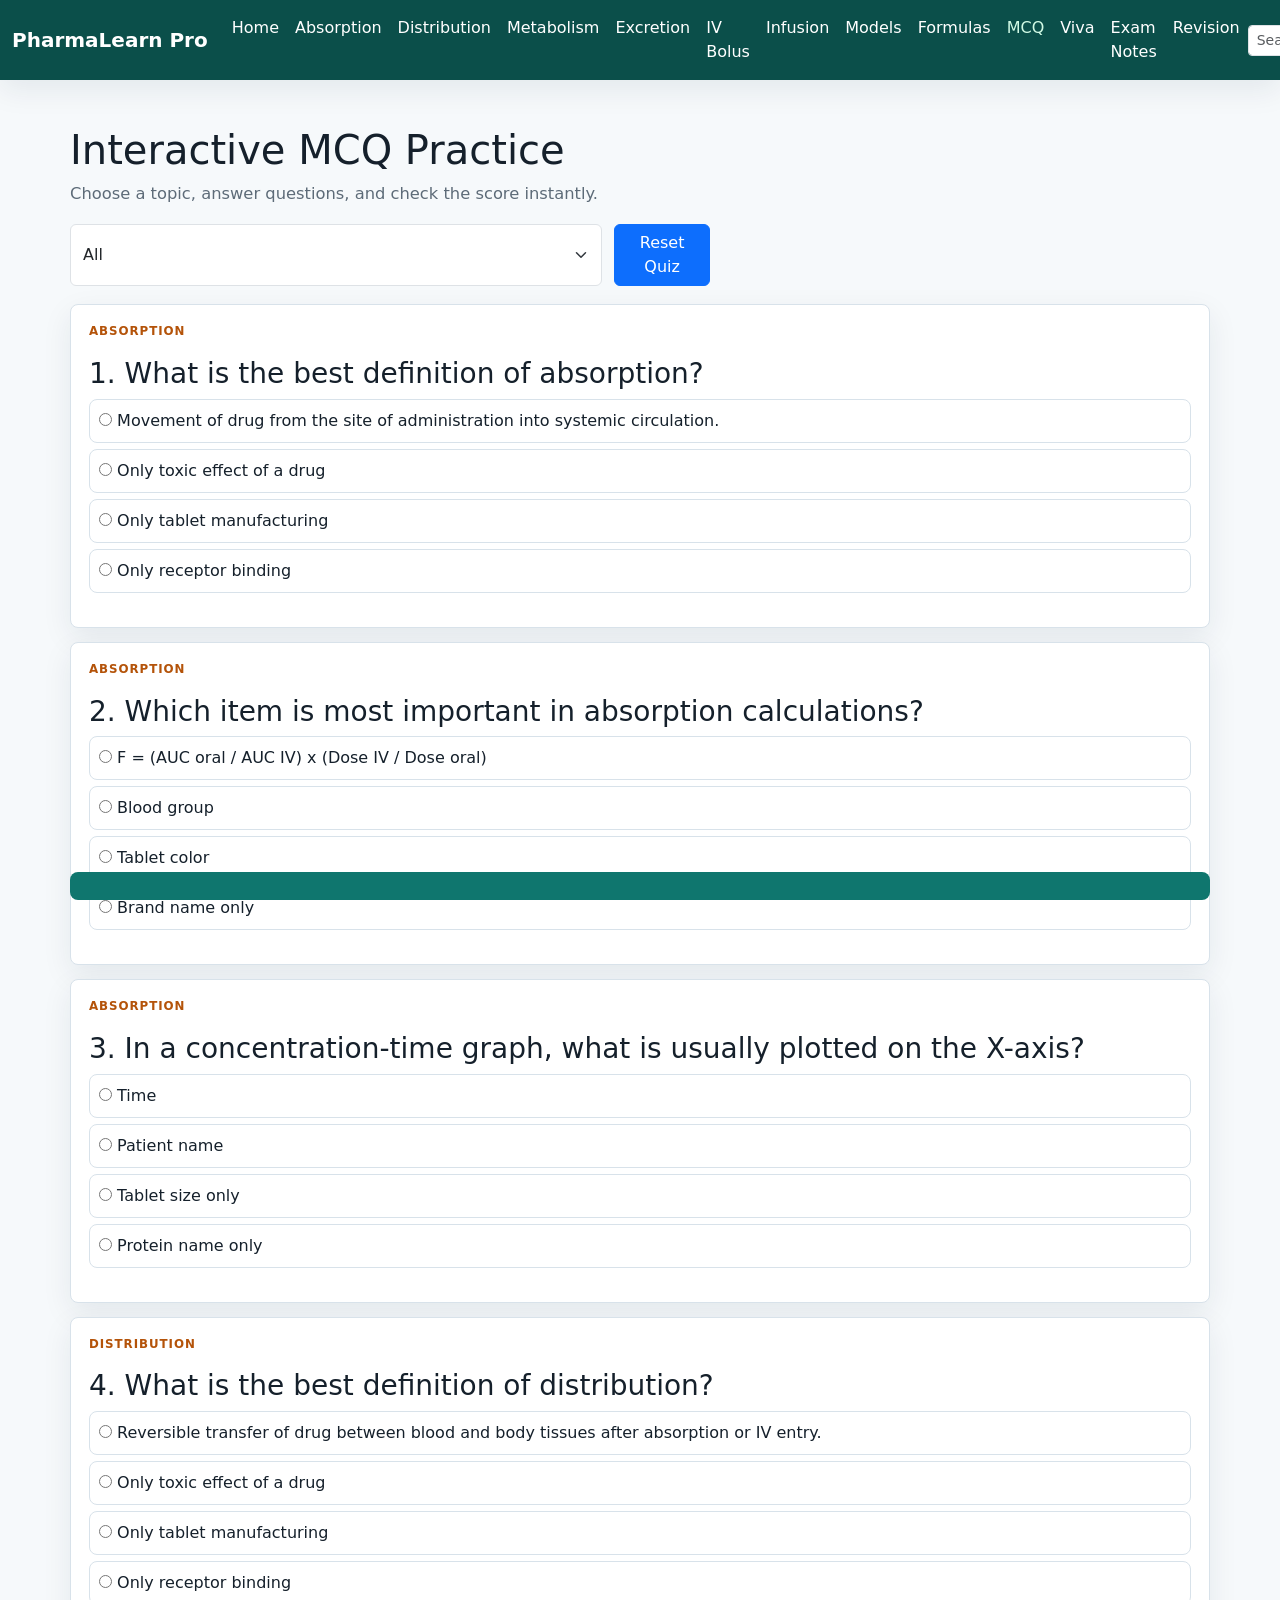
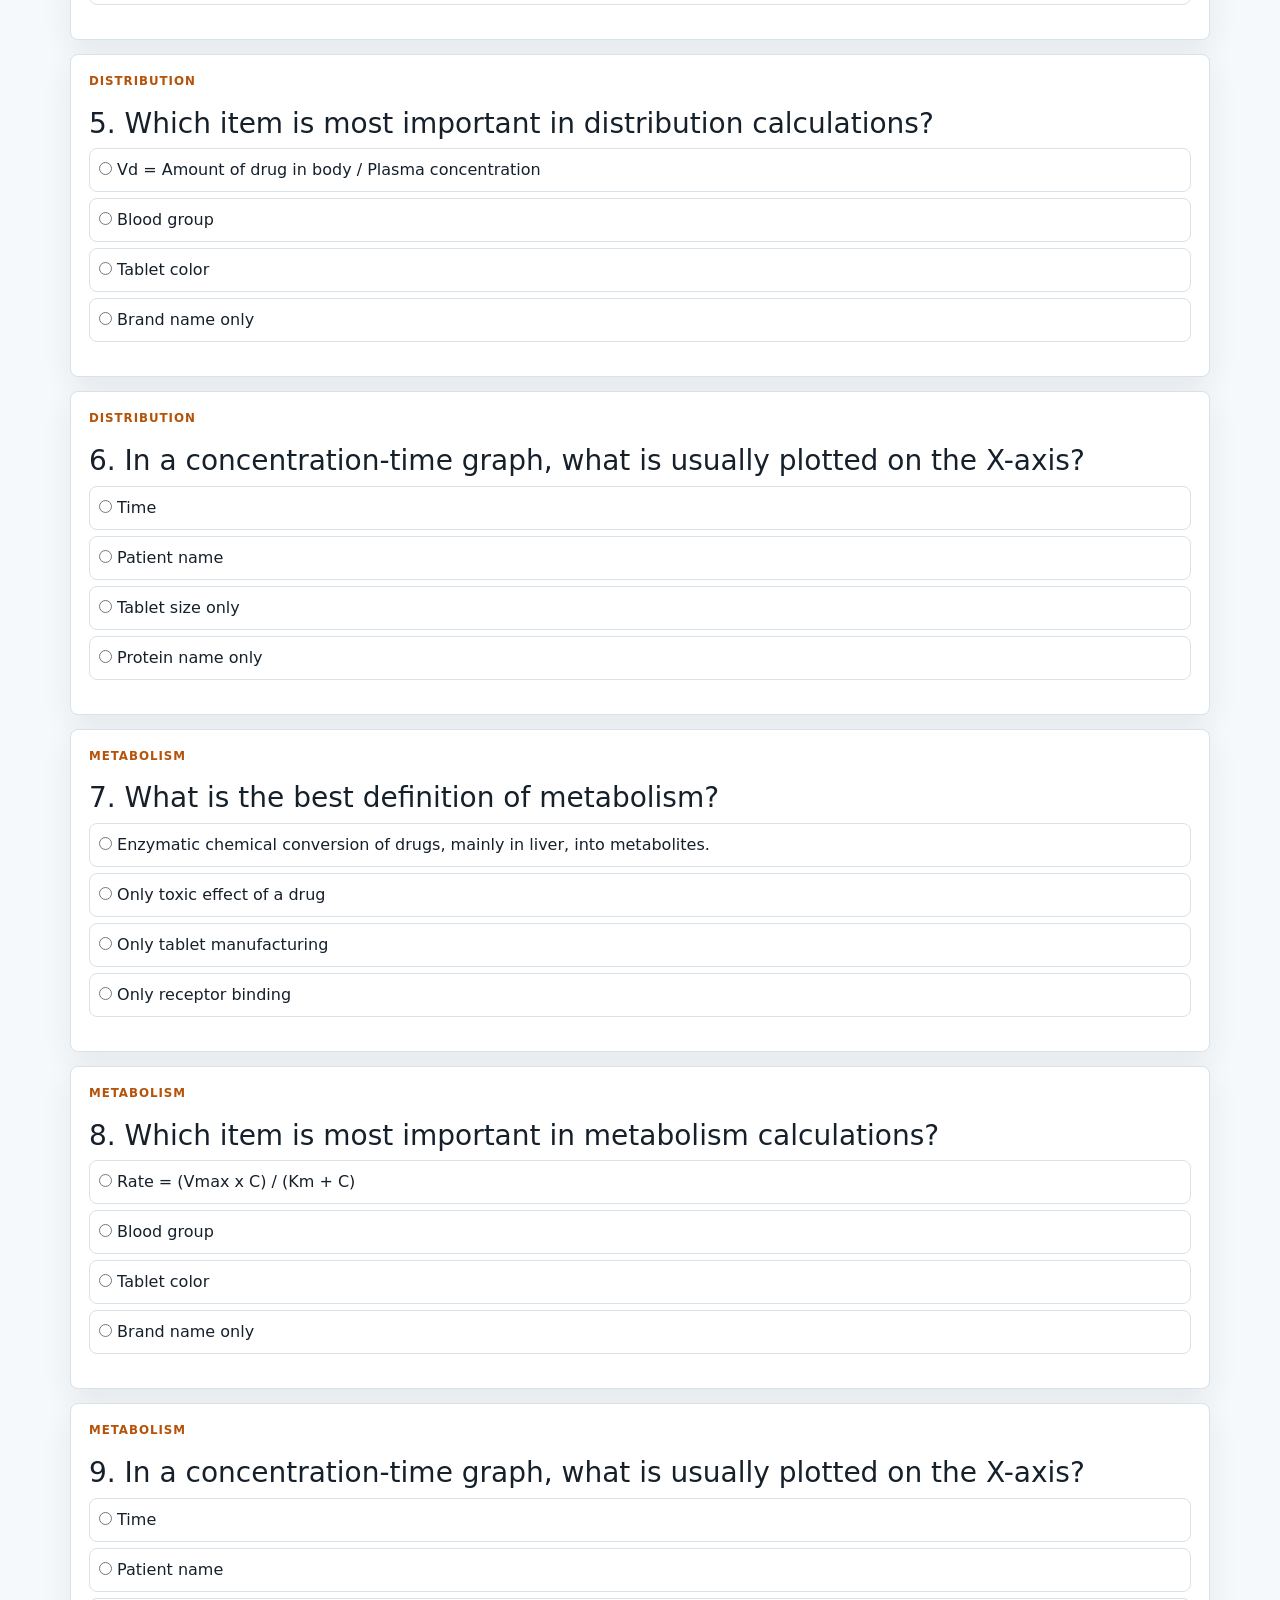
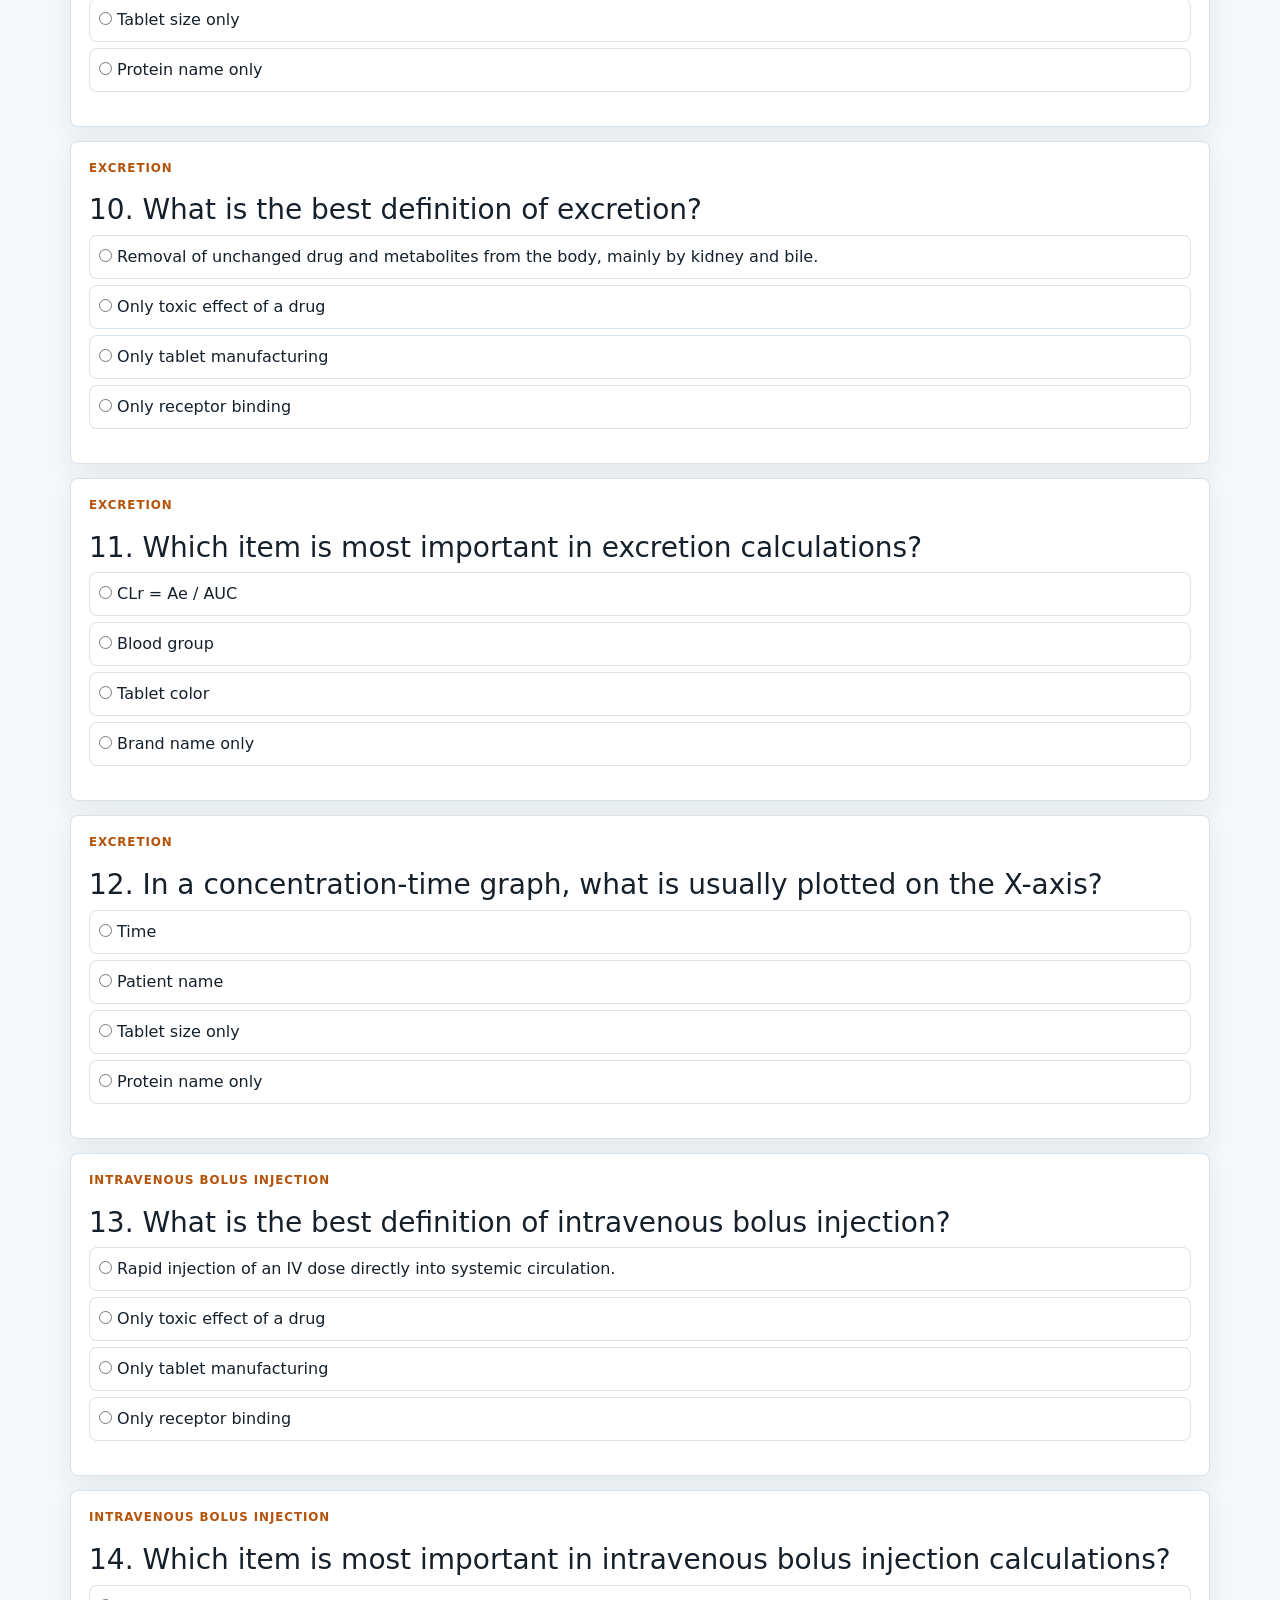
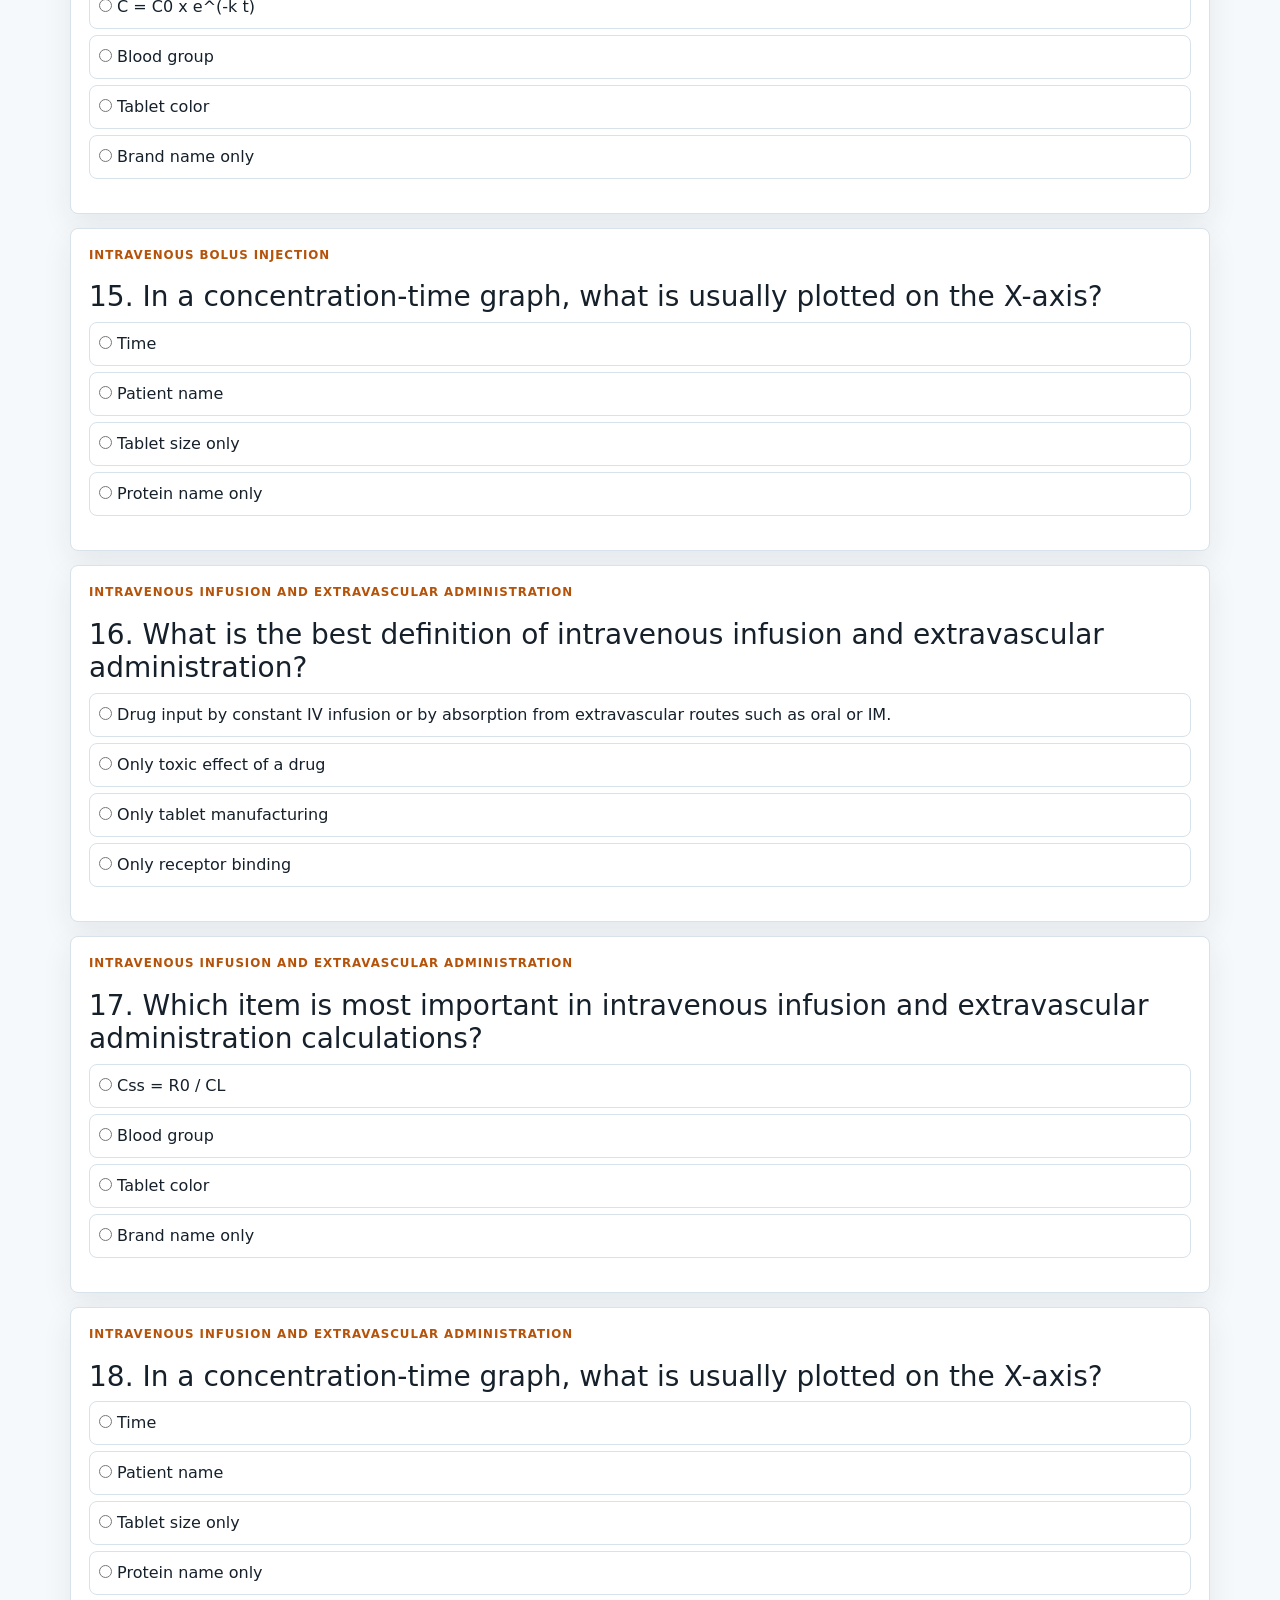
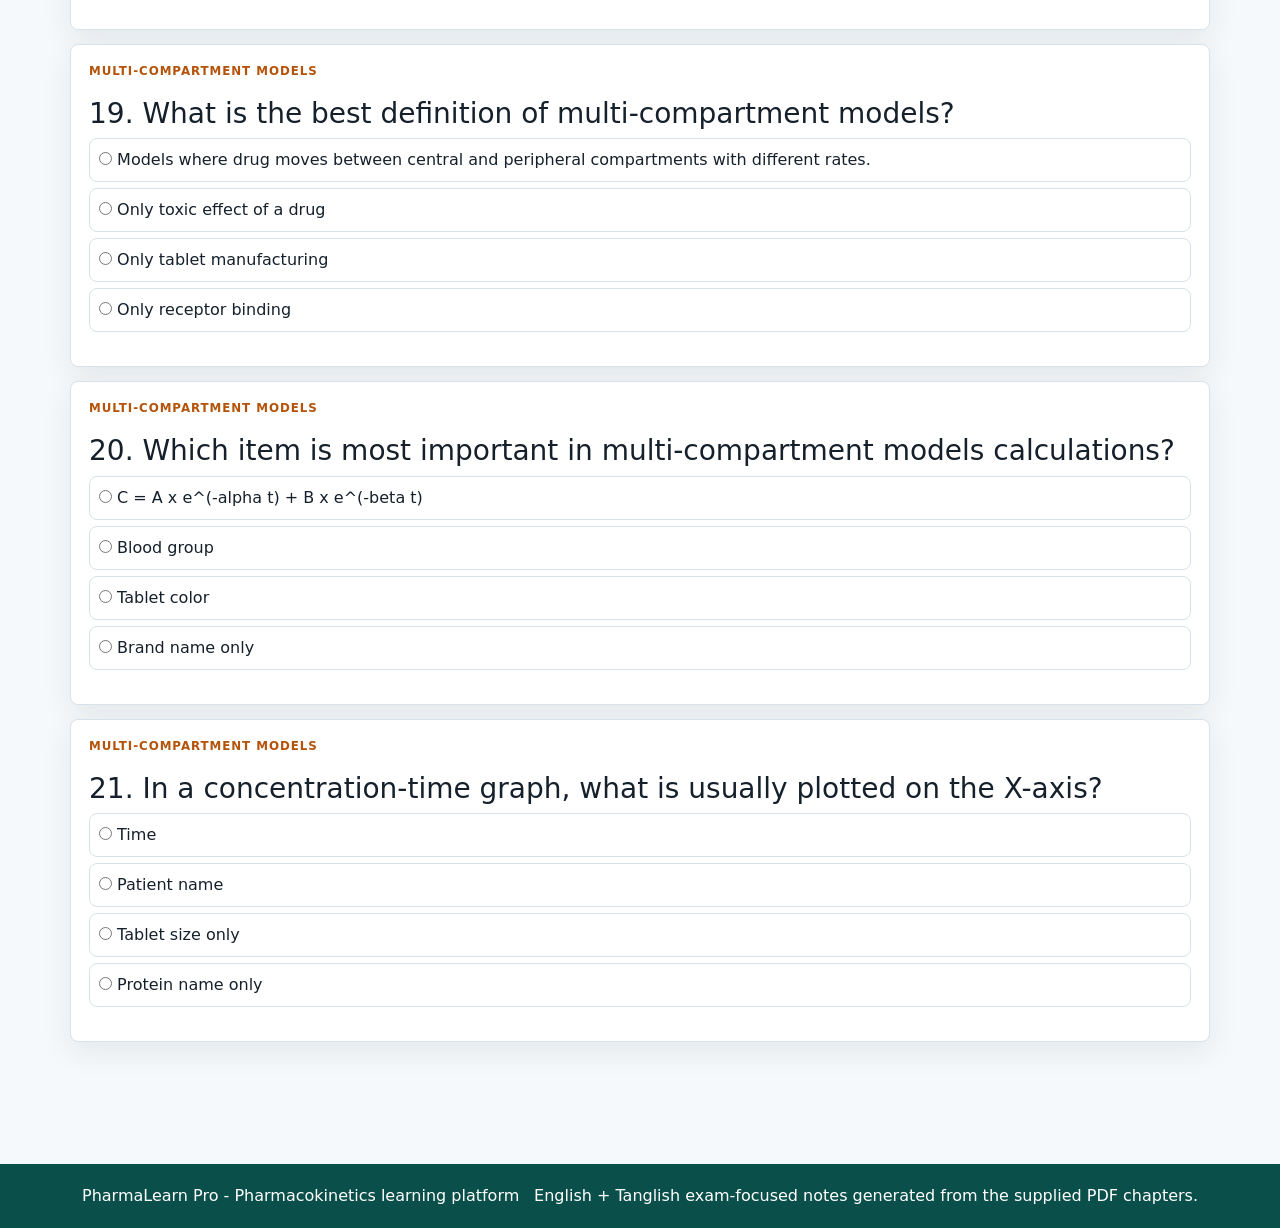
<file: mcq.html>
<!doctype html>
<html lang="en">
<head>
  <meta charset="utf-8">
  <meta name="viewport" content="width=device-width, initial-scale=1">
  <title>MCQ | PharmaLearn Pro</title>
  <link href="https://cdn.jsdelivr.net/npm/bootstrap@5.3.3/dist/css/bootstrap.min.css" rel="stylesheet">
  <link rel="stylesheet" href="assets/css/styles.css">
</head>
<body>
<nav class='navbar navbar-expand-lg sticky-top app-nav'><div class='container-fluid'><a class='navbar-brand fw-bold' href='index.html'>PharmaLearn Pro</a><button class='navbar-toggler' type='button' data-bs-toggle='collapse' data-bs-target='#nav'><span class='navbar-toggler-icon'></span></button><div class='collapse navbar-collapse' id='nav'><ul class='navbar-nav me-auto mb-2 mb-lg-0'><li class='nav-item'><a class='nav-link' href='index.html'>Home</a></li><li class='nav-item'><a class='nav-link' href='absorption.html'>Absorption</a></li><li class='nav-item'><a class='nav-link' href='distribution.html'>Distribution</a></li><li class='nav-item'><a class='nav-link' href='metabolism.html'>Metabolism</a></li><li class='nav-item'><a class='nav-link' href='excretion.html'>Excretion</a></li><li class='nav-item'><a class='nav-link' href='iv-bolus.html'>IV Bolus</a></li><li class='nav-item'><a class='nav-link' href='iv-infusion.html'>Infusion</a></li><li class='nav-item'><a class='nav-link' href='multi-compartment.html'>Models</a></li><li class='nav-item'><a class='nav-link' href='formula-sheet.html'>Formulas</a></li><li class='nav-item'><a class='nav-link active' href='mcq.html'>MCQ</a></li><li class='nav-item'><a class='nav-link' href='viva.html'>Viva</a></li><li class='nav-item'><a class='nav-link' href='exam-notes.html'>Exam Notes</a></li><li class='nav-item'><a class='nav-link' href='revision.html'>Revision</a></li></ul><div class='d-flex gap-2 align-items-center search-wrap'><input id='liveSearch' class='form-control form-control-sm' placeholder='Search topic, formula, definition'><button class='btn btn-sm btn-outline-light' id='themeToggle' type='button' title='Toggle dark mode'>Dark</button></div></div></div></nav><div id='searchResults' class='search-results container'></div>

<main class="container section">
  <h1>Interactive MCQ Practice</h1>
  <p class="lead-small">Choose a topic, answer questions, and check the score instantly.</p>
  <div class="quiz-toolbar"><select id="topicFilter" class="form-select"></select><button class="btn btn-primary" id="resetQuiz">Reset Quiz</button></div>
  <div id="quizApp" class="quiz-list"></div>
  <div id="quizScore" class="score-box"></div>
</main>
<footer class="site-footer">
  <div class="container d-flex flex-column flex-md-row justify-content-between gap-2">
    <span>PharmaLearn Pro - Pharmacokinetics learning platform</span>
    <span>English + Tanglish exam-focused notes generated from the supplied PDF chapters.</span>
  </div>
</footer>
<script src="https://cdn.jsdelivr.net/npm/bootstrap@5.3.3/dist/js/bootstrap.bundle.min.js"></script>
<script src="assets/js/data.js"></script>
<script src="assets/js/app.js"></script>
</body>
</html>
</file>
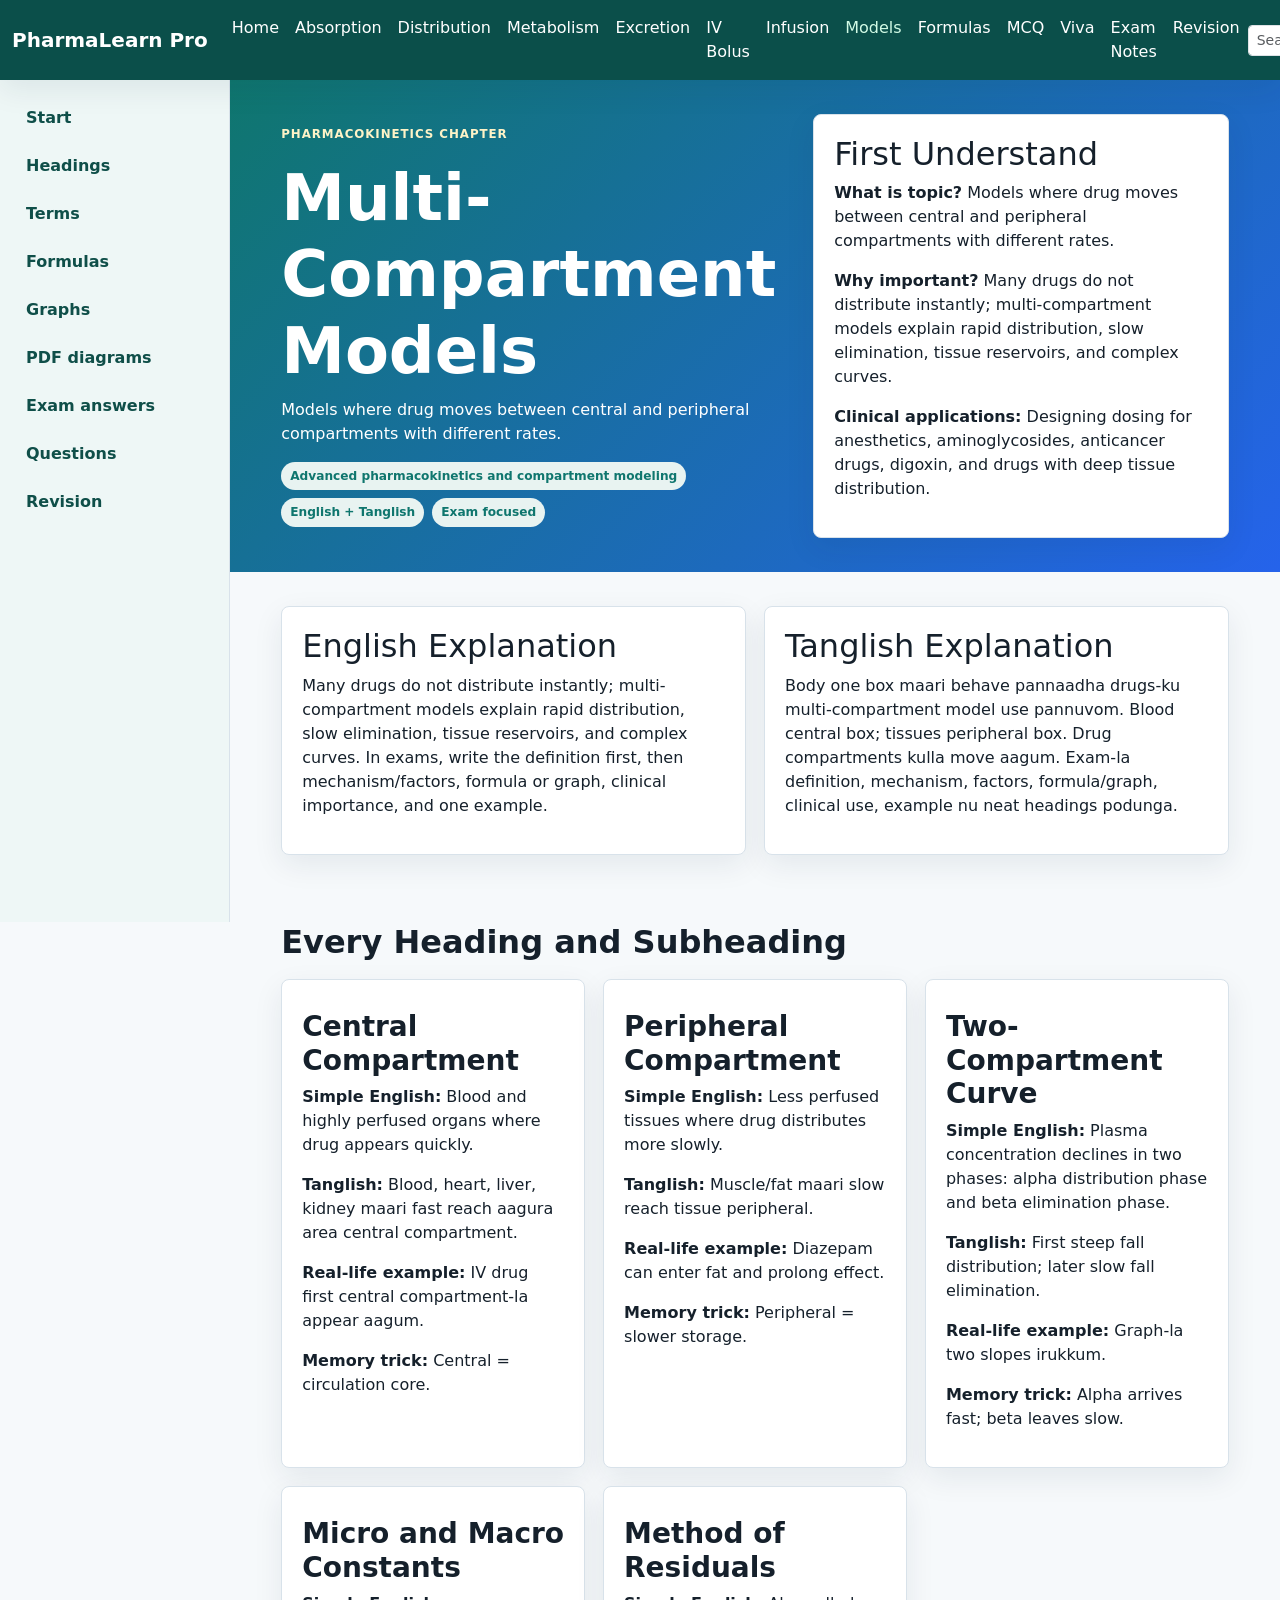
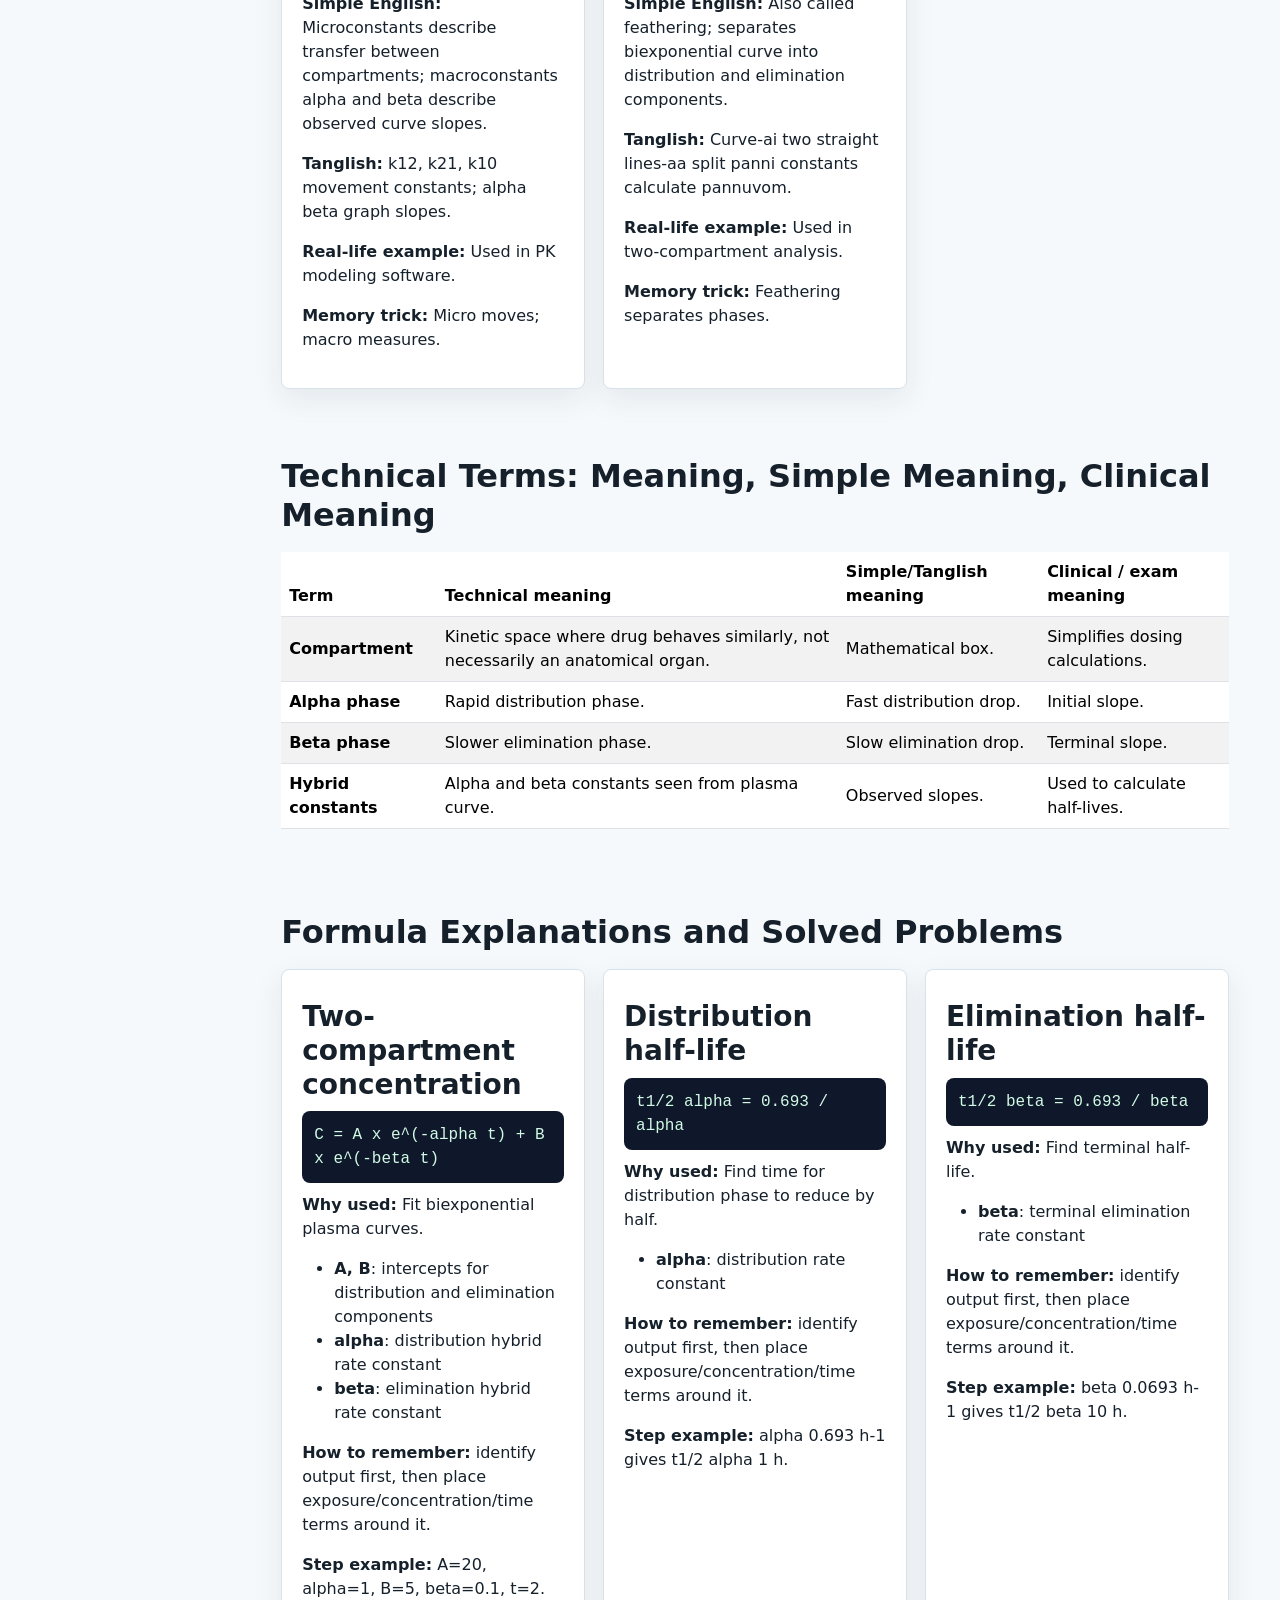
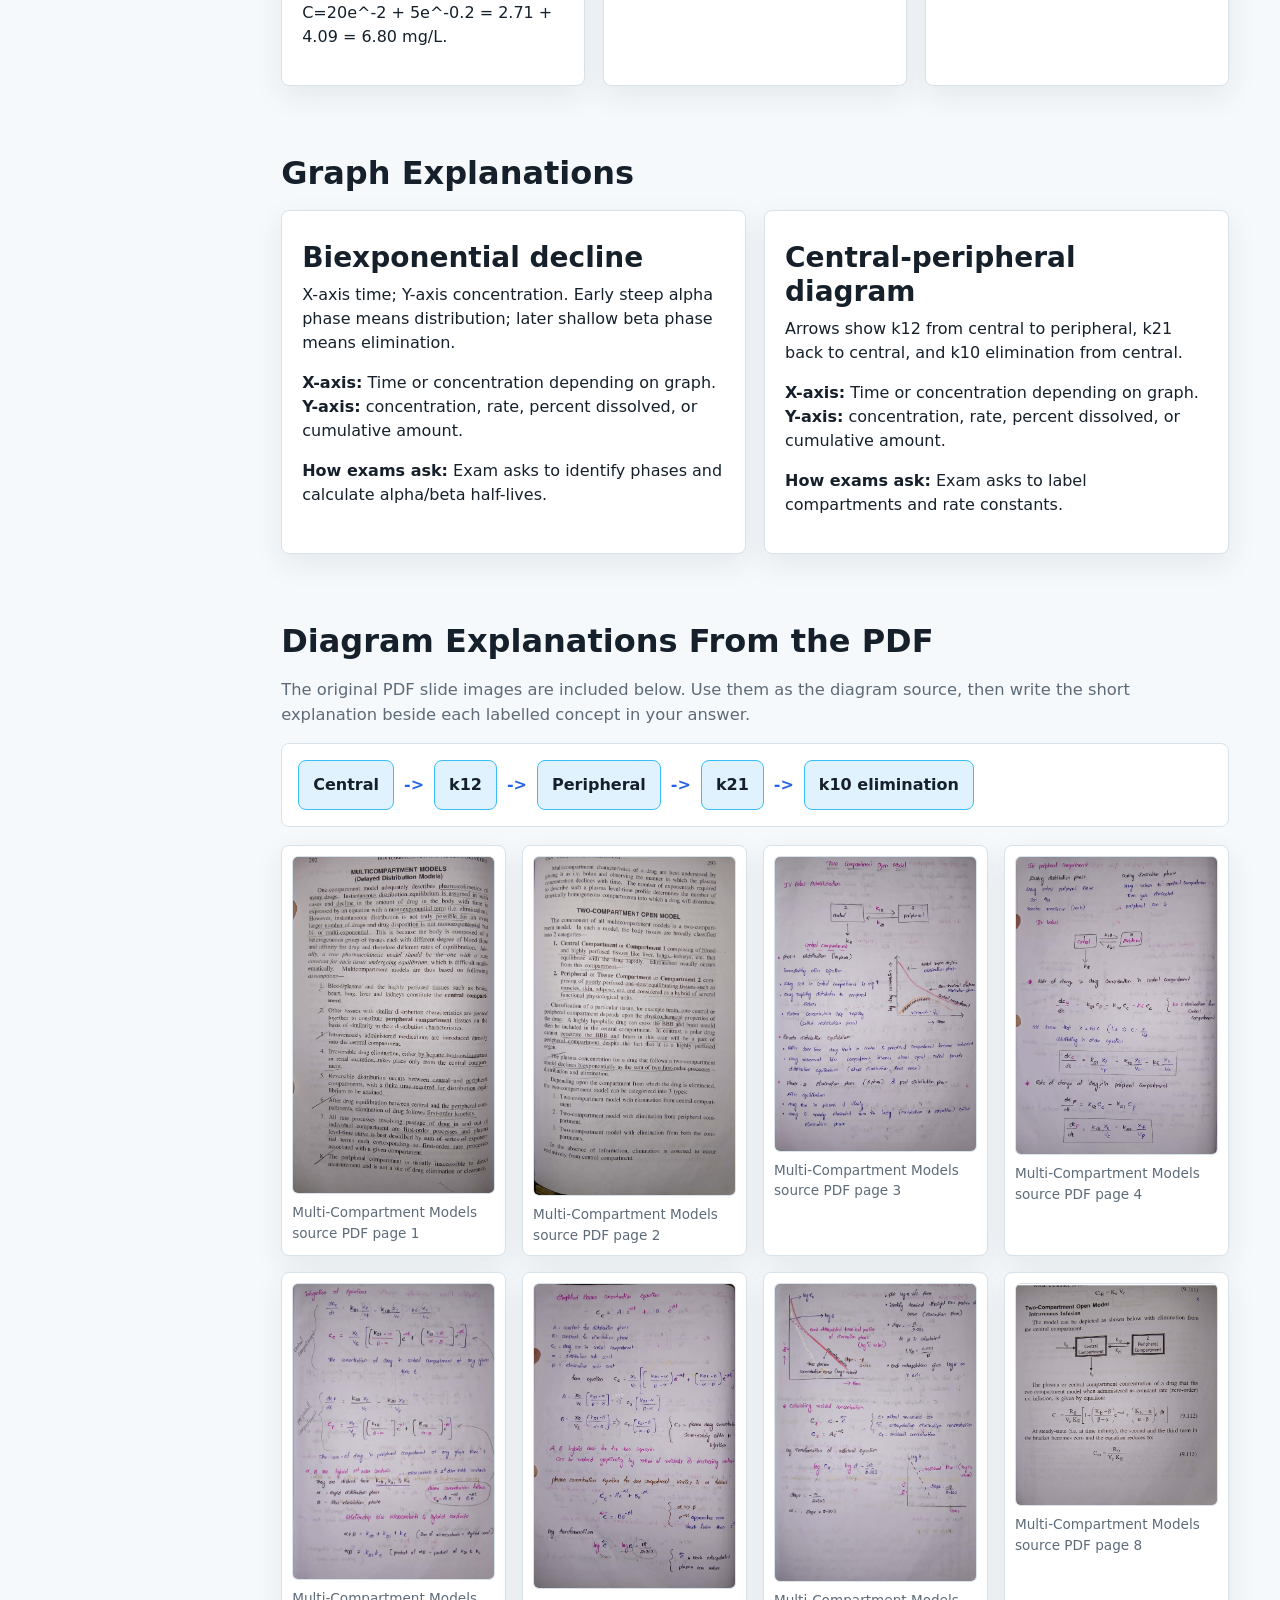
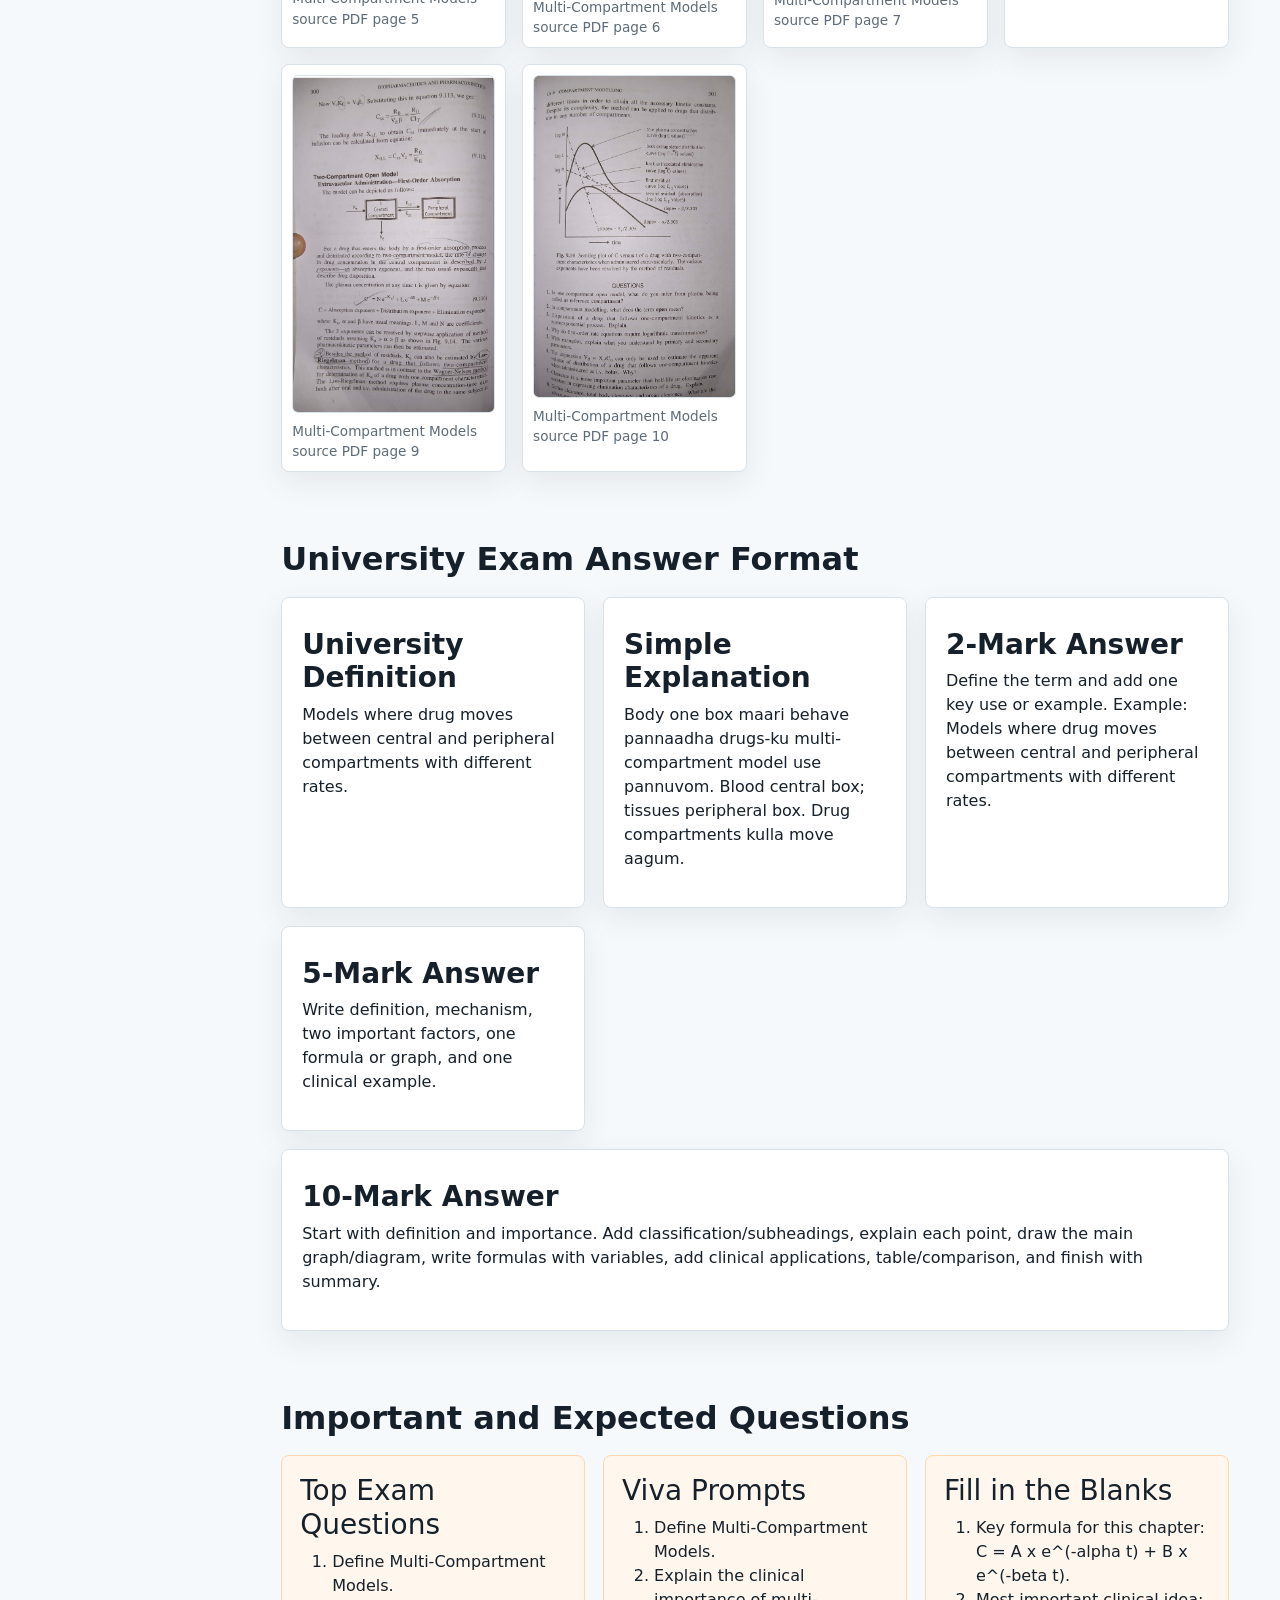
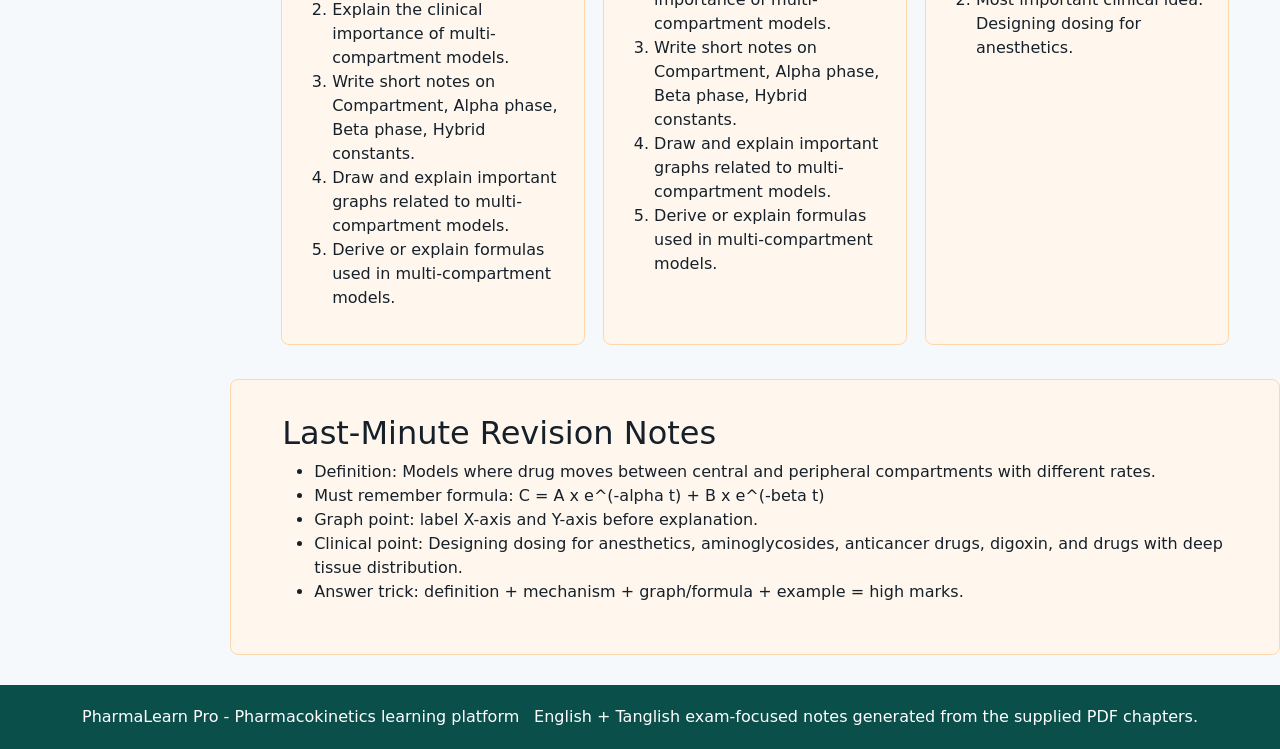
<file: multi-compartment.html>
<!doctype html>
<html lang="en">
<head>
  <meta charset="utf-8">
  <meta name="viewport" content="width=device-width, initial-scale=1">
  <title>Multi-Compartment Models | PharmaLearn Pro</title>
  <link href="https://cdn.jsdelivr.net/npm/bootstrap@5.3.3/dist/css/bootstrap.min.css" rel="stylesheet">
  <link rel="stylesheet" href="assets/css/styles.css">
</head>
<body>
<nav class='navbar navbar-expand-lg sticky-top app-nav'><div class='container-fluid'><a class='navbar-brand fw-bold' href='index.html'>PharmaLearn Pro</a><button class='navbar-toggler' type='button' data-bs-toggle='collapse' data-bs-target='#nav'><span class='navbar-toggler-icon'></span></button><div class='collapse navbar-collapse' id='nav'><ul class='navbar-nav me-auto mb-2 mb-lg-0'><li class='nav-item'><a class='nav-link' href='index.html'>Home</a></li><li class='nav-item'><a class='nav-link' href='absorption.html'>Absorption</a></li><li class='nav-item'><a class='nav-link' href='distribution.html'>Distribution</a></li><li class='nav-item'><a class='nav-link' href='metabolism.html'>Metabolism</a></li><li class='nav-item'><a class='nav-link' href='excretion.html'>Excretion</a></li><li class='nav-item'><a class='nav-link' href='iv-bolus.html'>IV Bolus</a></li><li class='nav-item'><a class='nav-link' href='iv-infusion.html'>Infusion</a></li><li class='nav-item'><a class='nav-link active' href='multi-compartment.html'>Models</a></li><li class='nav-item'><a class='nav-link' href='formula-sheet.html'>Formulas</a></li><li class='nav-item'><a class='nav-link' href='mcq.html'>MCQ</a></li><li class='nav-item'><a class='nav-link' href='viva.html'>Viva</a></li><li class='nav-item'><a class='nav-link' href='exam-notes.html'>Exam Notes</a></li><li class='nav-item'><a class='nav-link' href='revision.html'>Revision</a></li></ul><div class='d-flex gap-2 align-items-center search-wrap'><input id='liveSearch' class='form-control form-control-sm' placeholder='Search topic, formula, definition'><button class='btn btn-sm btn-outline-light' id='themeToggle' type='button' title='Toggle dark mode'>Dark</button></div></div></div></nav><div id='searchResults' class='search-results container'></div>

<main class="chapter-shell">
  <aside class="chapter-sidebar"><a href='#intro'>Start</a><a href='#headings'>Headings</a><a href='#definitions'>Terms</a><a href='#formulas'>Formulas</a><a href='#graphs'>Graphs</a><a href='#diagrams'>PDF diagrams</a><a href='#exam'>Exam answers</a><a href='#questions'>Questions</a><a href='#summary'>Revision</a></aside>
  <div class="chapter-main">
    <section id="intro" class="chapter-hero">
      <div>
        <p class="eyebrow">Pharmacokinetics Chapter</p>
        <h1>Multi-Compartment Models</h1>
        <p>Models where drug moves between central and peripheral compartments with different rates.</p>
        <div class="hero-tags"><span class='tag'>Advanced pharmacokinetics and compartment modeling</span><span class='tag'>English + Tanglish</span><span class='tag'>Exam focused</span></div>
      </div>
      <div class="quick-panel">
        <h2>First Understand</h2>
        <p><strong>What is topic?</strong> Models where drug moves between central and peripheral compartments with different rates.</p>
        <p><strong>Why important?</strong> Many drugs do not distribute instantly; multi-compartment models explain rapid distribution, slow elimination, tissue reservoirs, and complex curves.</p>
        <p><strong>Clinical applications:</strong> Designing dosing for anesthetics, aminoglycosides, anticancer drugs, digoxin, and drugs with deep tissue distribution.</p>
      </div>
    </section>

    <section class="split-section">
      <article class="content-card">
        <h2>English Explanation</h2>
        <p>Many drugs do not distribute instantly; multi-compartment models explain rapid distribution, slow elimination, tissue reservoirs, and complex curves. In exams, write the definition first, then mechanism/factors, formula or graph, clinical importance, and one example.</p>
      </article>
      <article class="content-card">
        <h2>Tanglish Explanation</h2>
        <p>Body one box maari behave pannaadha drugs-ku multi-compartment model use pannuvom. Blood central box; tissues peripheral box. Drug compartments kulla move aagum. Exam-la definition, mechanism, factors, formula/graph, clinical use, example nu neat headings podunga.</p>
      </article>
    </section>

    <section id="headings">
      <h2 class="section-title">Every Heading and Subheading</h2>
      <div class="card-grid">
        <article class="content-card">
          <h3>Central Compartment</h3>
          <p><strong>Simple English:</strong> Blood and highly perfused organs where drug appears quickly.</p>
          <p><strong>Tanglish:</strong> Blood, heart, liver, kidney maari fast reach aagura area central compartment.</p>
          <p><strong>Real-life example:</strong> IV drug first central compartment-la appear aagum.</p>
          <p><strong>Memory trick:</strong> Central = circulation core.</p>
        </article>
        <article class="content-card">
          <h3>Peripheral Compartment</h3>
          <p><strong>Simple English:</strong> Less perfused tissues where drug distributes more slowly.</p>
          <p><strong>Tanglish:</strong> Muscle/fat maari slow reach tissue peripheral.</p>
          <p><strong>Real-life example:</strong> Diazepam can enter fat and prolong effect.</p>
          <p><strong>Memory trick:</strong> Peripheral = slower storage.</p>
        </article>
        <article class="content-card">
          <h3>Two-Compartment Curve</h3>
          <p><strong>Simple English:</strong> Plasma concentration declines in two phases: alpha distribution phase and beta elimination phase.</p>
          <p><strong>Tanglish:</strong> First steep fall distribution; later slow fall elimination.</p>
          <p><strong>Real-life example:</strong> Graph-la two slopes irukkum.</p>
          <p><strong>Memory trick:</strong> Alpha arrives fast; beta leaves slow.</p>
        </article>
        <article class="content-card">
          <h3>Micro and Macro Constants</h3>
          <p><strong>Simple English:</strong> Microconstants describe transfer between compartments; macroconstants alpha and beta describe observed curve slopes.</p>
          <p><strong>Tanglish:</strong> k12, k21, k10 movement constants; alpha beta graph slopes.</p>
          <p><strong>Real-life example:</strong> Used in PK modeling software.</p>
          <p><strong>Memory trick:</strong> Micro moves; macro measures.</p>
        </article>
        <article class="content-card">
          <h3>Method of Residuals</h3>
          <p><strong>Simple English:</strong> Also called feathering; separates biexponential curve into distribution and elimination components.</p>
          <p><strong>Tanglish:</strong> Curve-ai two straight lines-aa split panni constants calculate pannuvom.</p>
          <p><strong>Real-life example:</strong> Used in two-compartment analysis.</p>
          <p><strong>Memory trick:</strong> Feathering separates phases.</p>
        </article></div>
    </section>

    <section id="definitions">
      <h2 class="section-title">Technical Terms: Meaning, Simple Meaning, Clinical Meaning</h2>
      <div class="table-responsive"><table class="table table-striped align-middle"><thead><tr><th>Term</th><th>Technical meaning</th><th>Simple/Tanglish meaning</th><th>Clinical / exam meaning</th></tr></thead><tbody><tr><td><strong>Compartment</strong></td><td>Kinetic space where drug behaves similarly, not necessarily an anatomical organ.</td><td>Mathematical box.</td><td>Simplifies dosing calculations.</td></tr><tr><td><strong>Alpha phase</strong></td><td>Rapid distribution phase.</td><td>Fast distribution drop.</td><td>Initial slope.</td></tr><tr><td><strong>Beta phase</strong></td><td>Slower elimination phase.</td><td>Slow elimination drop.</td><td>Terminal slope.</td></tr><tr><td><strong>Hybrid constants</strong></td><td>Alpha and beta constants seen from plasma curve.</td><td>Observed slopes.</td><td>Used to calculate half-lives.</td></tr></tbody></table></div>
    </section>

    <section id="formulas">
      <h2 class="section-title">Formula Explanations and Solved Problems</h2>
      <div class="formula-grid">
        <article class="formula-card">
          <h3>Two-compartment concentration</h3>
          <div class="formula">C = A x e^(-alpha t) + B x e^(-beta t)</div>
          <p><strong>Why used:</strong> Fit biexponential plasma curves.</p>
          <ul><li><strong>A, B</strong>: intercepts for distribution and elimination components</li><li><strong>alpha</strong>: distribution hybrid rate constant</li><li><strong>beta</strong>: elimination hybrid rate constant</li></ul>
          <p><strong>How to remember:</strong> identify output first, then place exposure/concentration/time terms around it.</p>
          <p><strong>Step example:</strong> A=20, alpha=1, B=5, beta=0.1, t=2. C=20e^-2 + 5e^-0.2 = 2.71 + 4.09 = 6.80 mg/L.</p>
        </article>
        <article class="formula-card">
          <h3>Distribution half-life</h3>
          <div class="formula">t1/2 alpha = 0.693 / alpha</div>
          <p><strong>Why used:</strong> Find time for distribution phase to reduce by half.</p>
          <ul><li><strong>alpha</strong>: distribution rate constant</li></ul>
          <p><strong>How to remember:</strong> identify output first, then place exposure/concentration/time terms around it.</p>
          <p><strong>Step example:</strong> alpha 0.693 h-1 gives t1/2 alpha 1 h.</p>
        </article>
        <article class="formula-card">
          <h3>Elimination half-life</h3>
          <div class="formula">t1/2 beta = 0.693 / beta</div>
          <p><strong>Why used:</strong> Find terminal half-life.</p>
          <ul><li><strong>beta</strong>: terminal elimination rate constant</li></ul>
          <p><strong>How to remember:</strong> identify output first, then place exposure/concentration/time terms around it.</p>
          <p><strong>Step example:</strong> beta 0.0693 h-1 gives t1/2 beta 10 h.</p>
        </article></div>
    </section>

    <section id="graphs">
      <h2 class="section-title">Graph Explanations</h2>
      <div class="card-grid">
      <article class="content-card">
        <h3>Biexponential decline</h3>
        <p>X-axis time; Y-axis concentration. Early steep alpha phase means distribution; later shallow beta phase means elimination.</p>
        <p><strong>X-axis:</strong> Time or concentration depending on graph. <strong>Y-axis:</strong> concentration, rate, percent dissolved, or cumulative amount.</p>
        <p><strong>How exams ask:</strong> Exam asks to identify phases and calculate alpha/beta half-lives.</p>
      </article>
      <article class="content-card">
        <h3>Central-peripheral diagram</h3>
        <p>Arrows show k12 from central to peripheral, k21 back to central, and k10 elimination from central.</p>
        <p><strong>X-axis:</strong> Time or concentration depending on graph. <strong>Y-axis:</strong> concentration, rate, percent dissolved, or cumulative amount.</p>
        <p><strong>How exams ask:</strong> Exam asks to label compartments and rate constants.</p>
      </article></div>
    </section>

    <section id="diagrams">
      <h2 class="section-title">Diagram Explanations From the PDF</h2>
      <p class="lead-small">The original PDF slide images are included below. Use them as the diagram source, then write the short explanation beside each labelled concept in your answer.</p>
      <div class="diagram-panel"><div class='flow-diagram'><div class='flow-node'>Central</div><div class="flow-arrow">-></div><div class='flow-node'>k12</div><div class="flow-arrow">-></div><div class='flow-node'>Peripheral</div><div class="flow-arrow">-></div><div class='flow-node'>k21</div><div class="flow-arrow">-></div><div class='flow-node'>k10 elimination</div></div></div>
      <div class="pdf-gallery"><figure class='pdf-page'><img src='assets/pdf-pages/multi-compartment/page-01.jpg' alt='Multi-Compartment Models PDF page 1' loading='lazy'><figcaption>Multi-Compartment Models source PDF page 1</figcaption></figure><figure class='pdf-page'><img src='assets/pdf-pages/multi-compartment/page-02.jpg' alt='Multi-Compartment Models PDF page 2' loading='lazy'><figcaption>Multi-Compartment Models source PDF page 2</figcaption></figure><figure class='pdf-page'><img src='assets/pdf-pages/multi-compartment/page-03.jpg' alt='Multi-Compartment Models PDF page 3' loading='lazy'><figcaption>Multi-Compartment Models source PDF page 3</figcaption></figure><figure class='pdf-page'><img src='assets/pdf-pages/multi-compartment/page-04.jpg' alt='Multi-Compartment Models PDF page 4' loading='lazy'><figcaption>Multi-Compartment Models source PDF page 4</figcaption></figure><figure class='pdf-page'><img src='assets/pdf-pages/multi-compartment/page-05.jpg' alt='Multi-Compartment Models PDF page 5' loading='lazy'><figcaption>Multi-Compartment Models source PDF page 5</figcaption></figure><figure class='pdf-page'><img src='assets/pdf-pages/multi-compartment/page-06.jpg' alt='Multi-Compartment Models PDF page 6' loading='lazy'><figcaption>Multi-Compartment Models source PDF page 6</figcaption></figure><figure class='pdf-page'><img src='assets/pdf-pages/multi-compartment/page-07.jpg' alt='Multi-Compartment Models PDF page 7' loading='lazy'><figcaption>Multi-Compartment Models source PDF page 7</figcaption></figure><figure class='pdf-page'><img src='assets/pdf-pages/multi-compartment/page-08.jpg' alt='Multi-Compartment Models PDF page 8' loading='lazy'><figcaption>Multi-Compartment Models source PDF page 8</figcaption></figure><figure class='pdf-page'><img src='assets/pdf-pages/multi-compartment/page-09.jpg' alt='Multi-Compartment Models PDF page 9' loading='lazy'><figcaption>Multi-Compartment Models source PDF page 9</figcaption></figure><figure class='pdf-page'><img src='assets/pdf-pages/multi-compartment/page-10.jpg' alt='Multi-Compartment Models PDF page 10' loading='lazy'><figcaption>Multi-Compartment Models source PDF page 10</figcaption></figure></div>
    </section>

    <section id="exam">
      <h2 class="section-title">University Exam Answer Format</h2>
      <div class="exam-grid">
        <article class="content-card"><h3>University Definition</h3><p>Models where drug moves between central and peripheral compartments with different rates.</p></article>
        <article class="content-card"><h3>Simple Explanation</h3><p>Body one box maari behave pannaadha drugs-ku multi-compartment model use pannuvom. Blood central box; tissues peripheral box. Drug compartments kulla move aagum.</p></article>
        <article class="content-card"><h3>2-Mark Answer</h3><p>Define the term and add one key use or example. Example: Models where drug moves between central and peripheral compartments with different rates.</p></article>
        <article class="content-card"><h3>5-Mark Answer</h3><p>Write definition, mechanism, two important factors, one formula or graph, and one clinical example.</p></article>
        <article class="content-card wide"><h3>10-Mark Answer</h3><p>Start with definition and importance. Add classification/subheadings, explain each point, draw the main graph/diagram, write formulas with variables, add clinical applications, table/comparison, and finish with summary.</p></article>
      </div>
    </section>

    <section id="questions">
      <h2 class="section-title">Important and Expected Questions</h2>
      <div class="question-bands">
        <div><h3>Top Exam Questions</h3><ol><li>Define Multi-Compartment Models.</li><li>Explain the clinical importance of multi-compartment models.</li><li>Write short notes on Compartment, Alpha phase, Beta phase, Hybrid constants.</li><li>Draw and explain important graphs related to multi-compartment models.</li><li>Derive or explain formulas used in multi-compartment models.</li></ol></div>
        <div><h3>Viva Prompts</h3><ol><li>Define Multi-Compartment Models.</li><li>Explain the clinical importance of multi-compartment models.</li><li>Write short notes on Compartment, Alpha phase, Beta phase, Hybrid constants.</li><li>Draw and explain important graphs related to multi-compartment models.</li><li>Derive or explain formulas used in multi-compartment models.</li></ol></div>
        <div><h3>Fill in the Blanks</h3><ol><li>Key formula for this chapter: C = A x e^(-alpha t) + B x e^(-beta t).</li><li>Most important clinical idea: Designing dosing for anesthetics.</li></ol></div>
      </div>
    </section>

    <section id="summary" class="revision-box">
      <h2>Last-Minute Revision Notes</h2>
      <ul>
        <li>Definition: Models where drug moves between central and peripheral compartments with different rates.</li>
        <li>Must remember formula: C = A x e^(-alpha t) + B x e^(-beta t)</li>
        <li>Graph point: label X-axis and Y-axis before explanation.</li>
        <li>Clinical point: Designing dosing for anesthetics, aminoglycosides, anticancer drugs, digoxin, and drugs with deep tissue distribution.</li>
        <li>Answer trick: definition + mechanism + graph/formula + example = high marks.</li>
      </ul>
    </section>
  </div>
</main>
<footer class="site-footer">
  <div class="container d-flex flex-column flex-md-row justify-content-between gap-2">
    <span>PharmaLearn Pro - Pharmacokinetics learning platform</span>
    <span>English + Tanglish exam-focused notes generated from the supplied PDF chapters.</span>
  </div>
</footer>
<script src="https://cdn.jsdelivr.net/npm/bootstrap@5.3.3/dist/js/bootstrap.bundle.min.js"></script>
<script src="assets/js/data.js"></script>
<script src="assets/js/app.js"></script>
</body>
</html>
</file>
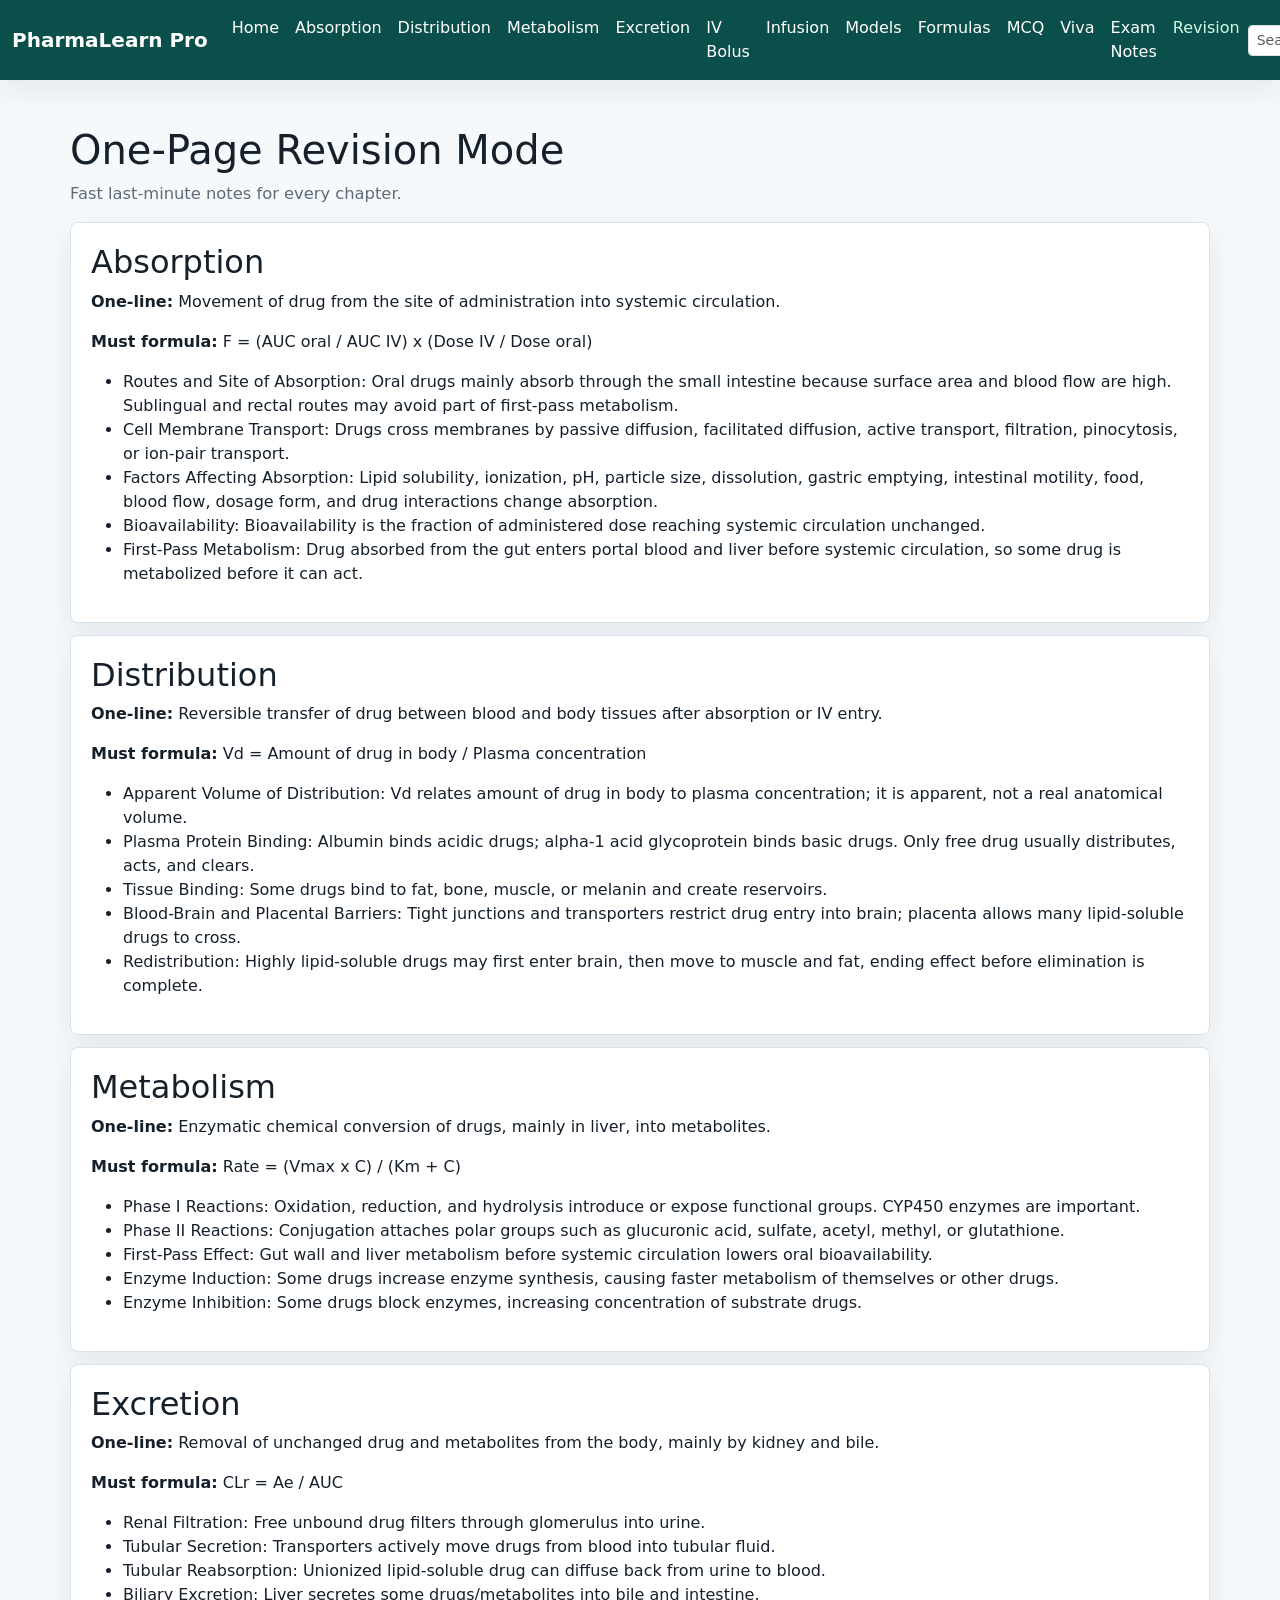
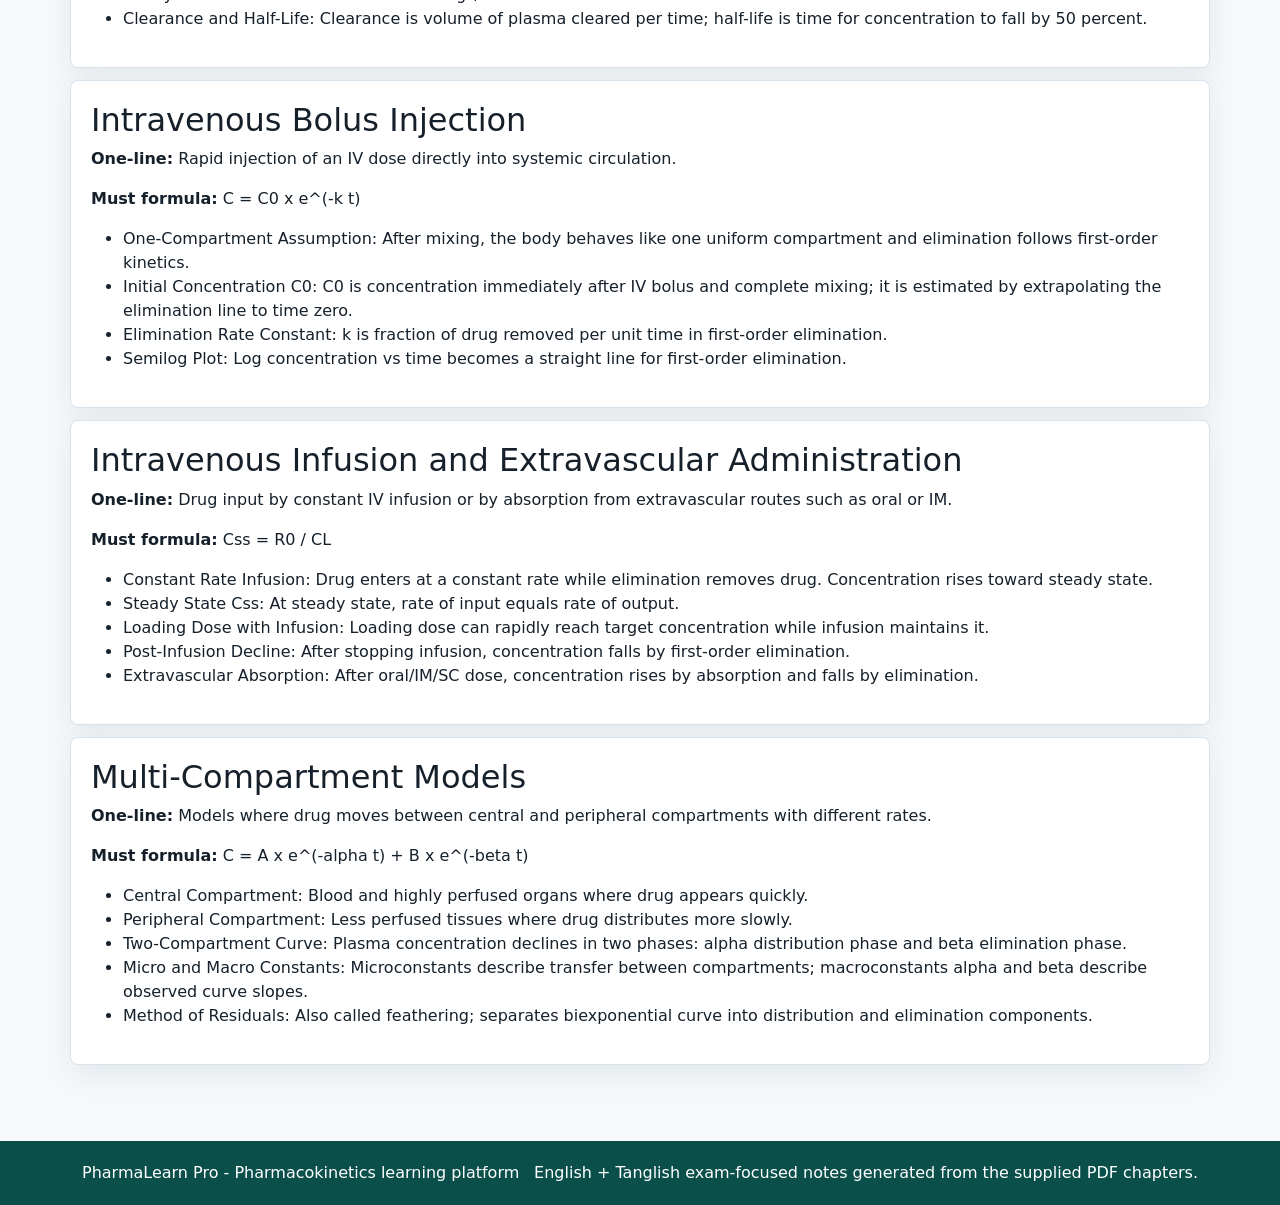
<file: revision.html>
<!doctype html>
<html lang="en">
<head>
  <meta charset="utf-8">
  <meta name="viewport" content="width=device-width, initial-scale=1">
  <title>Revision | PharmaLearn Pro</title>
  <link href="https://cdn.jsdelivr.net/npm/bootstrap@5.3.3/dist/css/bootstrap.min.css" rel="stylesheet">
  <link rel="stylesheet" href="assets/css/styles.css">
</head>
<body>
<nav class='navbar navbar-expand-lg sticky-top app-nav'><div class='container-fluid'><a class='navbar-brand fw-bold' href='index.html'>PharmaLearn Pro</a><button class='navbar-toggler' type='button' data-bs-toggle='collapse' data-bs-target='#nav'><span class='navbar-toggler-icon'></span></button><div class='collapse navbar-collapse' id='nav'><ul class='navbar-nav me-auto mb-2 mb-lg-0'><li class='nav-item'><a class='nav-link' href='index.html'>Home</a></li><li class='nav-item'><a class='nav-link' href='absorption.html'>Absorption</a></li><li class='nav-item'><a class='nav-link' href='distribution.html'>Distribution</a></li><li class='nav-item'><a class='nav-link' href='metabolism.html'>Metabolism</a></li><li class='nav-item'><a class='nav-link' href='excretion.html'>Excretion</a></li><li class='nav-item'><a class='nav-link' href='iv-bolus.html'>IV Bolus</a></li><li class='nav-item'><a class='nav-link' href='iv-infusion.html'>Infusion</a></li><li class='nav-item'><a class='nav-link' href='multi-compartment.html'>Models</a></li><li class='nav-item'><a class='nav-link' href='formula-sheet.html'>Formulas</a></li><li class='nav-item'><a class='nav-link' href='mcq.html'>MCQ</a></li><li class='nav-item'><a class='nav-link' href='viva.html'>Viva</a></li><li class='nav-item'><a class='nav-link' href='exam-notes.html'>Exam Notes</a></li><li class='nav-item'><a class='nav-link active' href='revision.html'>Revision</a></li></ul><div class='d-flex gap-2 align-items-center search-wrap'><input id='liveSearch' class='form-control form-control-sm' placeholder='Search topic, formula, definition'><button class='btn btn-sm btn-outline-light' id='themeToggle' type='button' title='Toggle dark mode'>Dark</button></div></div></div></nav><div id='searchResults' class='search-results container'></div>
<main class='container section'><h1>One-Page Revision Mode</h1><p class='lead-small'>Fast last-minute notes for every chapter.</p><div class='revision-list'><article class='revision-card'><h2>Absorption</h2><p><strong>One-line:</strong> Movement of drug from the site of administration into systemic circulation.</p><p><strong>Must formula:</strong> F = (AUC oral / AUC IV) x (Dose IV / Dose oral)</p><ul><li>Routes and Site of Absorption: Oral drugs mainly absorb through the small intestine because surface area and blood flow are high. Sublingual and rectal routes may avoid part of first-pass metabolism.</li><li>Cell Membrane Transport: Drugs cross membranes by passive diffusion, facilitated diffusion, active transport, filtration, pinocytosis, or ion-pair transport.</li><li>Factors Affecting Absorption: Lipid solubility, ionization, pH, particle size, dissolution, gastric emptying, intestinal motility, food, blood flow, dosage form, and drug interactions change absorption.</li><li>Bioavailability: Bioavailability is the fraction of administered dose reaching systemic circulation unchanged.</li><li>First-Pass Metabolism: Drug absorbed from the gut enters portal blood and liver before systemic circulation, so some drug is metabolized before it can act.</li></ul></article><article class='revision-card'><h2>Distribution</h2><p><strong>One-line:</strong> Reversible transfer of drug between blood and body tissues after absorption or IV entry.</p><p><strong>Must formula:</strong> Vd = Amount of drug in body / Plasma concentration</p><ul><li>Apparent Volume of Distribution: Vd relates amount of drug in body to plasma concentration; it is apparent, not a real anatomical volume.</li><li>Plasma Protein Binding: Albumin binds acidic drugs; alpha-1 acid glycoprotein binds basic drugs. Only free drug usually distributes, acts, and clears.</li><li>Tissue Binding: Some drugs bind to fat, bone, muscle, or melanin and create reservoirs.</li><li>Blood-Brain and Placental Barriers: Tight junctions and transporters restrict drug entry into brain; placenta allows many lipid-soluble drugs to cross.</li><li>Redistribution: Highly lipid-soluble drugs may first enter brain, then move to muscle and fat, ending effect before elimination is complete.</li></ul></article><article class='revision-card'><h2>Metabolism</h2><p><strong>One-line:</strong> Enzymatic chemical conversion of drugs, mainly in liver, into metabolites.</p><p><strong>Must formula:</strong> Rate = (Vmax x C) / (Km + C)</p><ul><li>Phase I Reactions: Oxidation, reduction, and hydrolysis introduce or expose functional groups. CYP450 enzymes are important.</li><li>Phase II Reactions: Conjugation attaches polar groups such as glucuronic acid, sulfate, acetyl, methyl, or glutathione.</li><li>First-Pass Effect: Gut wall and liver metabolism before systemic circulation lowers oral bioavailability.</li><li>Enzyme Induction: Some drugs increase enzyme synthesis, causing faster metabolism of themselves or other drugs.</li><li>Enzyme Inhibition: Some drugs block enzymes, increasing concentration of substrate drugs.</li></ul></article><article class='revision-card'><h2>Excretion</h2><p><strong>One-line:</strong> Removal of unchanged drug and metabolites from the body, mainly by kidney and bile.</p><p><strong>Must formula:</strong> CLr = Ae / AUC</p><ul><li>Renal Filtration: Free unbound drug filters through glomerulus into urine.</li><li>Tubular Secretion: Transporters actively move drugs from blood into tubular fluid.</li><li>Tubular Reabsorption: Unionized lipid-soluble drug can diffuse back from urine to blood.</li><li>Biliary Excretion: Liver secretes some drugs/metabolites into bile and intestine.</li><li>Clearance and Half-Life: Clearance is volume of plasma cleared per time; half-life is time for concentration to fall by 50 percent.</li></ul></article><article class='revision-card'><h2>Intravenous Bolus Injection</h2><p><strong>One-line:</strong> Rapid injection of an IV dose directly into systemic circulation.</p><p><strong>Must formula:</strong> C = C0 x e^(-k t)</p><ul><li>One-Compartment Assumption: After mixing, the body behaves like one uniform compartment and elimination follows first-order kinetics.</li><li>Initial Concentration C0: C0 is concentration immediately after IV bolus and complete mixing; it is estimated by extrapolating the elimination line to time zero.</li><li>Elimination Rate Constant: k is fraction of drug removed per unit time in first-order elimination.</li><li>Semilog Plot: Log concentration vs time becomes a straight line for first-order elimination.</li></ul></article><article class='revision-card'><h2>Intravenous Infusion and Extravascular Administration</h2><p><strong>One-line:</strong> Drug input by constant IV infusion or by absorption from extravascular routes such as oral or IM.</p><p><strong>Must formula:</strong> Css = R0 / CL</p><ul><li>Constant Rate Infusion: Drug enters at a constant rate while elimination removes drug. Concentration rises toward steady state.</li><li>Steady State Css: At steady state, rate of input equals rate of output.</li><li>Loading Dose with Infusion: Loading dose can rapidly reach target concentration while infusion maintains it.</li><li>Post-Infusion Decline: After stopping infusion, concentration falls by first-order elimination.</li><li>Extravascular Absorption: After oral/IM/SC dose, concentration rises by absorption and falls by elimination.</li></ul></article><article class='revision-card'><h2>Multi-Compartment Models</h2><p><strong>One-line:</strong> Models where drug moves between central and peripheral compartments with different rates.</p><p><strong>Must formula:</strong> C = A x e^(-alpha t) + B x e^(-beta t)</p><ul><li>Central Compartment: Blood and highly perfused organs where drug appears quickly.</li><li>Peripheral Compartment: Less perfused tissues where drug distributes more slowly.</li><li>Two-Compartment Curve: Plasma concentration declines in two phases: alpha distribution phase and beta elimination phase.</li><li>Micro and Macro Constants: Microconstants describe transfer between compartments; macroconstants alpha and beta describe observed curve slopes.</li><li>Method of Residuals: Also called feathering; separates biexponential curve into distribution and elimination components.</li></ul></article></div></main>
<footer class="site-footer">
  <div class="container d-flex flex-column flex-md-row justify-content-between gap-2">
    <span>PharmaLearn Pro - Pharmacokinetics learning platform</span>
    <span>English + Tanglish exam-focused notes generated from the supplied PDF chapters.</span>
  </div>
</footer>
<script src="https://cdn.jsdelivr.net/npm/bootstrap@5.3.3/dist/js/bootstrap.bundle.min.js"></script>
<script src="assets/js/data.js"></script>
<script src="assets/js/app.js"></script>
</body>
</html>
</file>
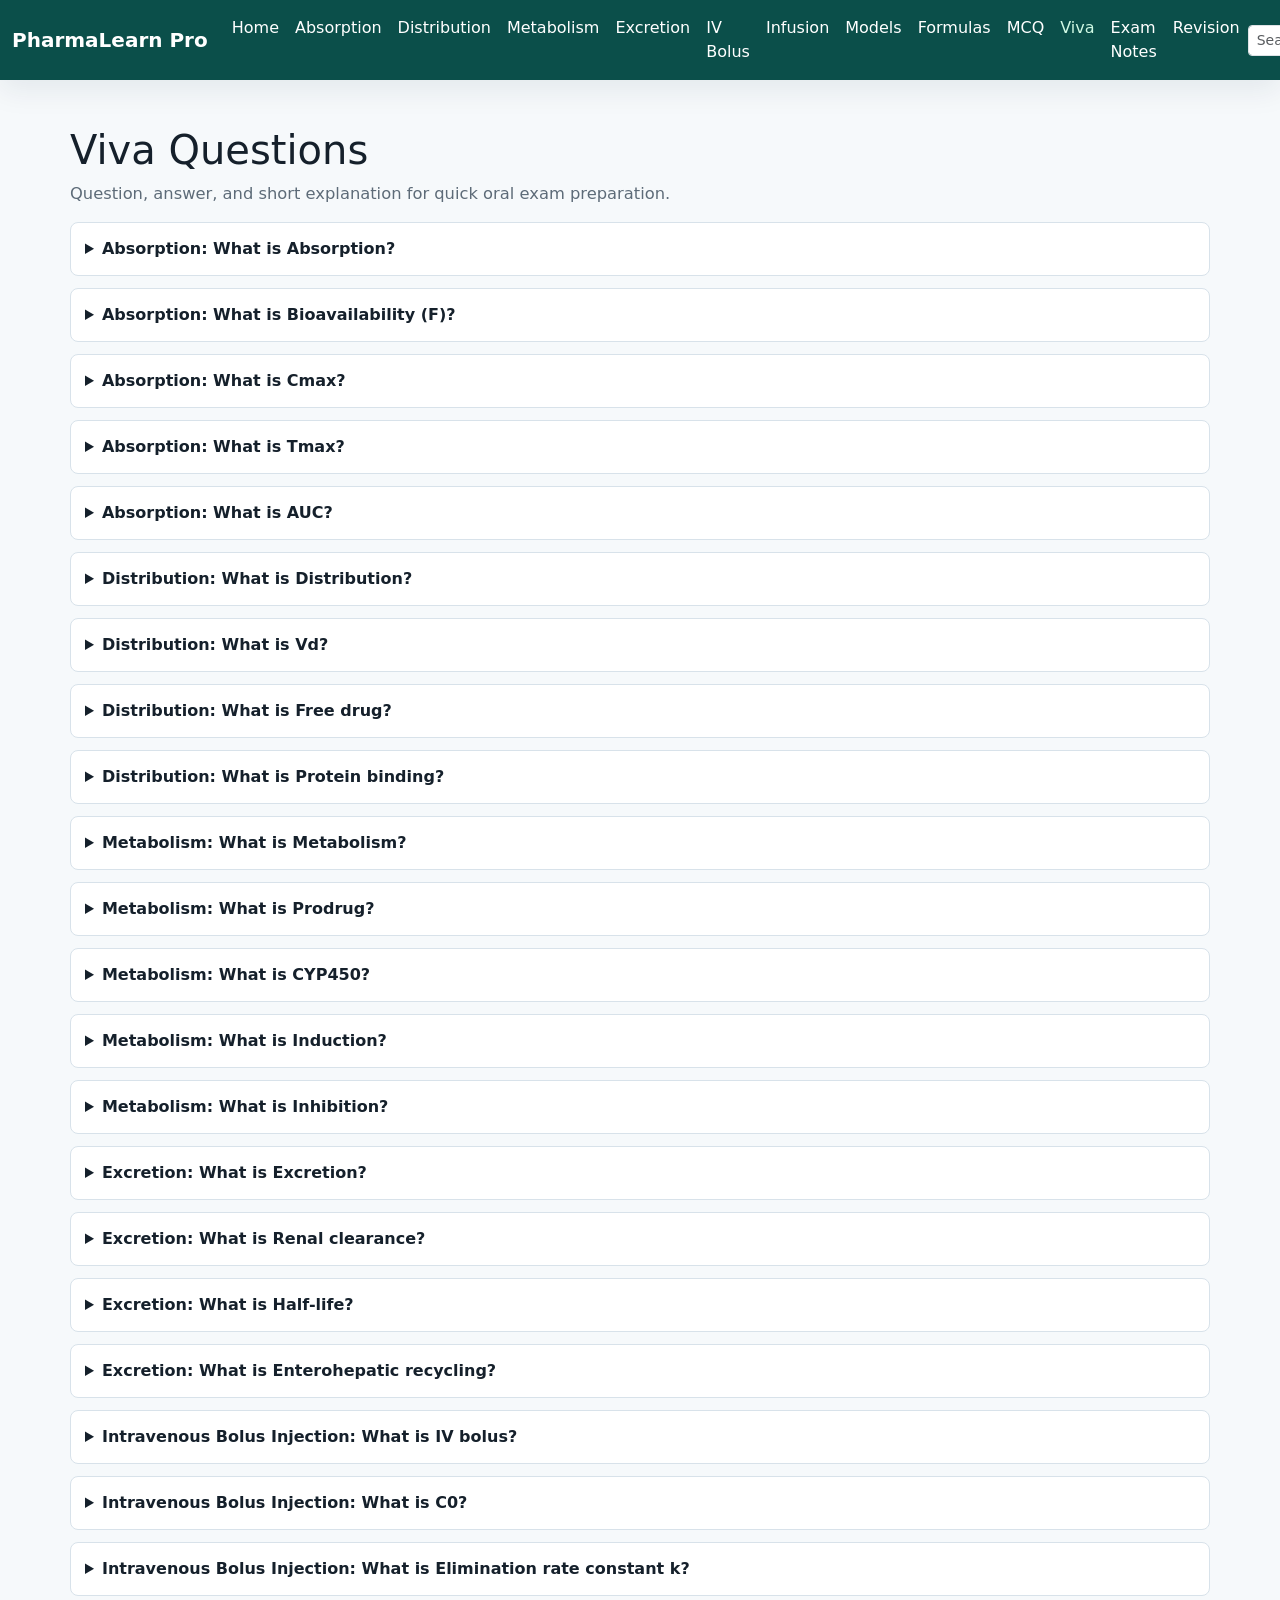
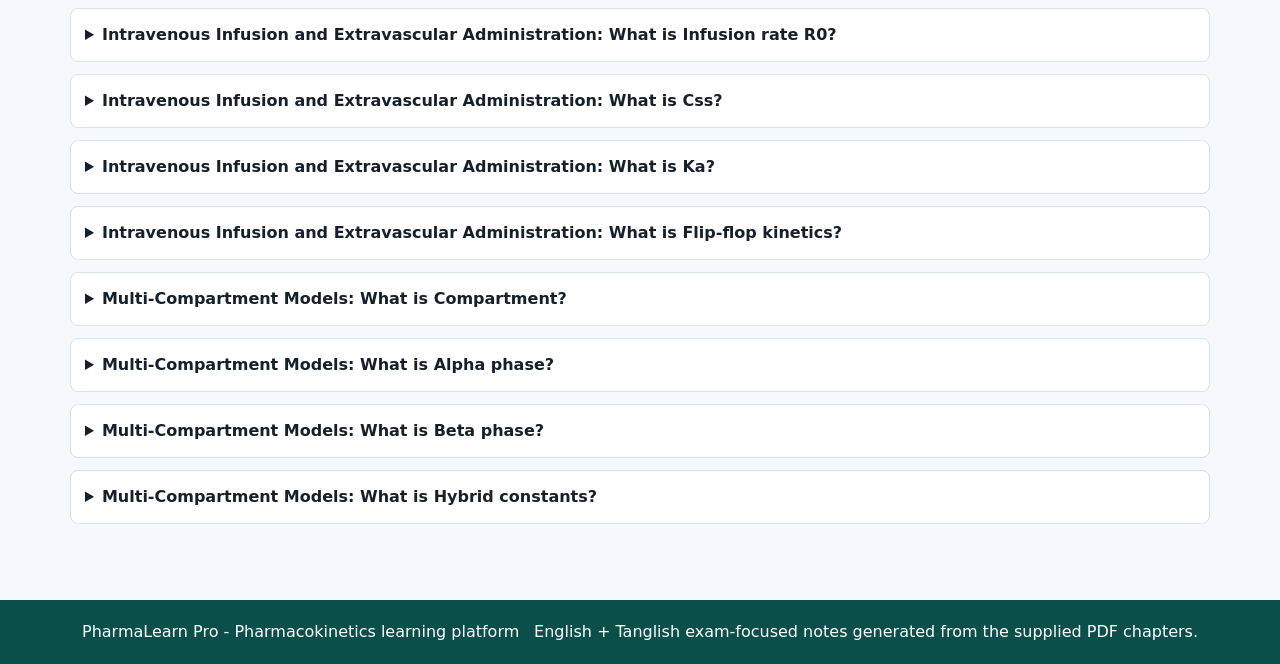
<file: viva.html>
<!doctype html>
<html lang="en">
<head>
  <meta charset="utf-8">
  <meta name="viewport" content="width=device-width, initial-scale=1">
  <title>Viva | PharmaLearn Pro</title>
  <link href="https://cdn.jsdelivr.net/npm/bootstrap@5.3.3/dist/css/bootstrap.min.css" rel="stylesheet">
  <link rel="stylesheet" href="assets/css/styles.css">
</head>
<body>
<nav class='navbar navbar-expand-lg sticky-top app-nav'><div class='container-fluid'><a class='navbar-brand fw-bold' href='index.html'>PharmaLearn Pro</a><button class='navbar-toggler' type='button' data-bs-toggle='collapse' data-bs-target='#nav'><span class='navbar-toggler-icon'></span></button><div class='collapse navbar-collapse' id='nav'><ul class='navbar-nav me-auto mb-2 mb-lg-0'><li class='nav-item'><a class='nav-link' href='index.html'>Home</a></li><li class='nav-item'><a class='nav-link' href='absorption.html'>Absorption</a></li><li class='nav-item'><a class='nav-link' href='distribution.html'>Distribution</a></li><li class='nav-item'><a class='nav-link' href='metabolism.html'>Metabolism</a></li><li class='nav-item'><a class='nav-link' href='excretion.html'>Excretion</a></li><li class='nav-item'><a class='nav-link' href='iv-bolus.html'>IV Bolus</a></li><li class='nav-item'><a class='nav-link' href='iv-infusion.html'>Infusion</a></li><li class='nav-item'><a class='nav-link' href='multi-compartment.html'>Models</a></li><li class='nav-item'><a class='nav-link' href='formula-sheet.html'>Formulas</a></li><li class='nav-item'><a class='nav-link' href='mcq.html'>MCQ</a></li><li class='nav-item'><a class='nav-link active' href='viva.html'>Viva</a></li><li class='nav-item'><a class='nav-link' href='exam-notes.html'>Exam Notes</a></li><li class='nav-item'><a class='nav-link' href='revision.html'>Revision</a></li></ul><div class='d-flex gap-2 align-items-center search-wrap'><input id='liveSearch' class='form-control form-control-sm' placeholder='Search topic, formula, definition'><button class='btn btn-sm btn-outline-light' id='themeToggle' type='button' title='Toggle dark mode'>Dark</button></div></div></div></nav><div id='searchResults' class='search-results container'></div>
<main class='container section'><h1>Viva Questions</h1><p class='lead-small'>Question, answer, and short explanation for quick oral exam preparation.</p><div class='viva-list'><details class='viva-item'><summary>Absorption: What is Absorption?</summary><p><strong>Answer:</strong> Entry of drug from administration site into systemic circulation.</p><p><strong>Short explanation:</strong> Drug blood-ku enter aagura step. Clinical/exam use: Used to predict onset and intensity.</p></details><details class='viva-item'><summary>Absorption: What is Bioavailability (F)?</summary><p><strong>Answer:</strong> Fraction of administered dose reaching systemic circulation unchanged.</p><p><strong>Short explanation:</strong> Dose-la blood-ku useful-aa reach aagura portion. Clinical/exam use: High F usually means lower oral dose needed.</p></details><details class='viva-item'><summary>Absorption: What is Cmax?</summary><p><strong>Answer:</strong> Maximum plasma concentration after a dose.</p><p><strong>Short explanation:</strong> Blood-la highest drug level. Clinical/exam use: Related to peak effect and toxicity.</p></details><details class='viva-item'><summary>Absorption: What is Tmax?</summary><p><strong>Answer:</strong> Time required to reach Cmax.</p><p><strong>Short explanation:</strong> Peak level vara edukkura time. Clinical/exam use: Related to onset speed.</p></details><details class='viva-item'><summary>Absorption: What is AUC?</summary><p><strong>Answer:</strong> Area under plasma concentration-time curve.</p><p><strong>Short explanation:</strong> Total exposure. Clinical/exam use: Used to compare products and calculate bioavailability.</p></details><details class='viva-item'><summary>Distribution: What is Distribution?</summary><p><strong>Answer:</strong> Movement of drug from systemic blood to tissues and back.</p><p><strong>Short explanation:</strong> Blood-lendhu tissues-ku spread aaguradhu. Clinical/exam use: Explains target-site concentration.</p></details><details class='viva-item'><summary>Distribution: What is Vd?</summary><p><strong>Answer:</strong> Apparent volume needed to contain total drug at plasma concentration.</p><p><strong>Short explanation:</strong> Drug body-la evlo spread aachu nu sollura number. Clinical/exam use: Used to calculate loading dose.</p></details><details class='viva-item'><summary>Distribution: What is Free drug?</summary><p><strong>Answer:</strong> Unbound drug in plasma.</p><p><strong>Short explanation:</strong> Protein-ku attach aagala drug. Clinical/exam use: Pharmacologically active and clearable fraction.</p></details><details class='viva-item'><summary>Distribution: What is Protein binding?</summary><p><strong>Answer:</strong> Reversible binding of drug to plasma proteins.</p><p><strong>Short explanation:</strong> Drug albumin-kitta temporary hold aaguradhu. Clinical/exam use: Affects interactions and toxicity.</p></details><details class='viva-item'><summary>Metabolism: What is Metabolism?</summary><p><strong>Answer:</strong> Chemical alteration of drug by enzymes.</p><p><strong>Short explanation:</strong> Drug-ai body chemical-aa maathuradhu. Clinical/exam use: Controls activity and clearance.</p></details><details class='viva-item'><summary>Metabolism: What is Prodrug?</summary><p><strong>Answer:</strong> Inactive or less active compound converted to active drug.</p><p><strong>Short explanation:</strong> Body activate panna vendiya drug. Clinical/exam use: Used to improve absorption or targeting.</p></details><details class='viva-item'><summary>Metabolism: What is CYP450?</summary><p><strong>Answer:</strong> Major oxidative enzyme family in liver and intestine.</p><p><strong>Short explanation:</strong> Liver-la drug break/change panna important enzymes. Clinical/exam use: Major source of interactions.</p></details><details class='viva-item'><summary>Metabolism: What is Induction?</summary><p><strong>Answer:</strong> Increase in enzyme activity or amount.</p><p><strong>Short explanation:</strong> Enzyme increase. Clinical/exam use: May cause treatment failure.</p></details><details class='viva-item'><summary>Metabolism: What is Inhibition?</summary><p><strong>Answer:</strong> Decrease in enzyme activity.</p><p><strong>Short explanation:</strong> Enzyme block. Clinical/exam use: May cause toxicity.</p></details><details class='viva-item'><summary>Excretion: What is Excretion?</summary><p><strong>Answer:</strong> Irreversible loss of drug from body.</p><p><strong>Short explanation:</strong> Drug veliya poguradhu. Clinical/exam use: Final ADME step.</p></details><details class='viva-item'><summary>Excretion: What is Renal clearance?</summary><p><strong>Answer:</strong> Volume of plasma cleared of drug by kidneys per time.</p><p><strong>Short explanation:</strong> Kidney blood-lendhu drug remove panna speed. Clinical/exam use: Used for renal dosing.</p></details><details class='viva-item'><summary>Excretion: What is Half-life?</summary><p><strong>Answer:</strong> Time required for plasma concentration to reduce by half.</p><p><strong>Short explanation:</strong> Level half aaga edukkura time. Clinical/exam use: Used for dosing interval and steady state.</p></details><details class='viva-item'><summary>Excretion: What is Enterohepatic recycling?</summary><p><strong>Answer:</strong> Biliary drug returns to intestine and is reabsorbed.</p><p><strong>Short explanation:</strong> Drug bile-la poi intestine-la again absorb aaguradhu. Clinical/exam use: Prolongs duration.</p></details><details class='viva-item'><summary>Intravenous Bolus Injection: What is IV bolus?</summary><p><strong>Answer:</strong> Rapid direct injection into venous blood.</p><p><strong>Short explanation:</strong> Vein-la quick injection. Clinical/exam use: Immediate systemic effect.</p></details><details class='viva-item'><summary>Intravenous Bolus Injection: What is C0?</summary><p><strong>Answer:</strong> Initial plasma concentration after distribution/mixing.</p><p><strong>Short explanation:</strong> Starting concentration. Clinical/exam use: Used for Vd.</p></details><details class='viva-item'><summary>Intravenous Bolus Injection: What is Elimination rate constant k?</summary><p><strong>Answer:</strong> First-order fractional elimination per time.</p><p><strong>Short explanation:</strong> Drug remove speed fraction. Clinical/exam use: Used for half-life.</p></details><details class='viva-item'><summary>Intravenous Infusion and Extravascular Administration: What is Infusion rate R0?</summary><p><strong>Answer:</strong> Amount of drug infused per unit time.</p><p><strong>Short explanation:</strong> Oru hour-ku evlo drug pogudhu. Clinical/exam use: Used to set IV drip.</p></details><details class='viva-item'><summary>Intravenous Infusion and Extravascular Administration: What is Css?</summary><p><strong>Answer:</strong> Steady-state plasma concentration.</p><p><strong>Short explanation:</strong> Stable level. Clinical/exam use: Target for continuous therapy.</p></details><details class='viva-item'><summary>Intravenous Infusion and Extravascular Administration: What is Ka?</summary><p><strong>Answer:</strong> First-order absorption rate constant.</p><p><strong>Short explanation:</strong> Absorption speed. Clinical/exam use: Controls Tmax and Cmax.</p></details><details class='viva-item'><summary>Intravenous Infusion and Extravascular Administration: What is Flip-flop kinetics?</summary><p><strong>Answer:</strong> When absorption is slower than elimination and controls terminal slope.</p><p><strong>Short explanation:</strong> Absorption slow-na terminal line absorption decide pannum. Clinical/exam use: Seen with some sustained-release or depot products.</p></details><details class='viva-item'><summary>Multi-Compartment Models: What is Compartment?</summary><p><strong>Answer:</strong> Kinetic space where drug behaves similarly, not necessarily an anatomical organ.</p><p><strong>Short explanation:</strong> Mathematical box. Clinical/exam use: Simplifies dosing calculations.</p></details><details class='viva-item'><summary>Multi-Compartment Models: What is Alpha phase?</summary><p><strong>Answer:</strong> Rapid distribution phase.</p><p><strong>Short explanation:</strong> Fast distribution drop. Clinical/exam use: Initial slope.</p></details><details class='viva-item'><summary>Multi-Compartment Models: What is Beta phase?</summary><p><strong>Answer:</strong> Slower elimination phase.</p><p><strong>Short explanation:</strong> Slow elimination drop. Clinical/exam use: Terminal slope.</p></details><details class='viva-item'><summary>Multi-Compartment Models: What is Hybrid constants?</summary><p><strong>Answer:</strong> Alpha and beta constants seen from plasma curve.</p><p><strong>Short explanation:</strong> Observed slopes. Clinical/exam use: Used to calculate half-lives.</p></details></div></main>
<footer class="site-footer">
  <div class="container d-flex flex-column flex-md-row justify-content-between gap-2">
    <span>PharmaLearn Pro - Pharmacokinetics learning platform</span>
    <span>English + Tanglish exam-focused notes generated from the supplied PDF chapters.</span>
  </div>
</footer>
<script src="https://cdn.jsdelivr.net/npm/bootstrap@5.3.3/dist/js/bootstrap.bundle.min.js"></script>
<script src="assets/js/data.js"></script>
<script src="assets/js/app.js"></script>
</body>
</html>
</file>
<file: assets/css/styles.css>
:root{--ink:#15202b;--muted:#5d6b78;--bg:#f6f9fb;--panel:#fff;--brand:#0f766e;--brand2:#2563eb;--accent:#b45309;--line:#d8e2ea;--soft:#e8f3f1;--shadow:0 10px 30px rgba(18,38,63,.08)}
*{box-sizing:border-box}body{font-family:Inter,system-ui,-apple-system,Segoe UI,Arial,sans-serif;background:var(--bg);color:var(--ink);letter-spacing:0}a{text-decoration:none}.app-nav{background:#0b4f4a;color:#fff;box-shadow:var(--shadow)}.app-nav .navbar-brand,.app-nav .nav-link{color:#fff}.app-nav .nav-link.active,.app-nav .nav-link:hover{color:#d1fae5}.navbar-toggler{background:#fff}.search-wrap{min-width:min(430px,100%)}.search-results{display:none;position:sticky;top:58px;z-index:20}.search-results.open{display:grid;gap:8px;background:var(--panel);border:1px solid var(--line);box-shadow:var(--shadow);padding:10px}.search-results a{display:grid;color:var(--ink);padding:8px;border-radius:8px}.search-results a:hover{background:var(--soft)}
.home-hero{min-height:86vh;background:linear-gradient(120deg,rgba(8,64,61,.92),rgba(37,99,235,.70)),url('../pdf-pages/absorption/page-01.jpg') center/cover;color:#fff;display:flex;align-items:center}.hero-inner{display:grid;grid-template-columns:1.3fr .7fr;gap:32px;align-items:center}.eyebrow{text-transform:uppercase;font-size:.74rem;font-weight:800;color:var(--accent);letter-spacing:.08em}.home-hero .eyebrow,.chapter-hero .eyebrow{color:#fef3c7}.home-hero h1{font-size:clamp(2.5rem,6vw,5rem);font-weight:900}.hero-copy{font-size:1.12rem;max-width:760px}.hero-actions{display:flex;gap:12px;flex-wrap:wrap;margin-top:22px}.adme-board{display:grid;grid-template-columns:1fr 1fr;gap:12px}.adme-board div{background:rgba(255,255,255,.14);border:1px solid rgba(255,255,255,.35);min-height:140px;border-radius:8px;display:grid;place-items:center;text-align:center;font-size:3rem;font-weight:900}.adme-board small{font-size:.9rem;font-weight:600}
.section{padding:46px 0}.section-title{font-weight:850;margin:0 0 18px}.lead-small{color:var(--muted);font-size:1.02rem}.topic-grid,.card-grid,.formula-grid,.exam-grid{display:grid;grid-template-columns:repeat(auto-fit,minmax(260px,1fr));gap:18px}.topic-card,.content-card,.formula-card,.revision-card,.quick-panel{background:var(--panel);border:1px solid var(--line);border-radius:8px;padding:20px;box-shadow:var(--shadow);color:var(--ink)}.topic-card span,.tag{display:inline-flex;background:var(--soft);color:#0f766e;border-radius:999px;padding:5px 9px;font-size:.76rem;font-weight:750}.topic-card h3,.content-card h3,.formula-card h3{margin-top:10px;font-weight:820}.roadmap{display:grid;grid-template-columns:repeat(auto-fit,minmax(160px,1fr));gap:12px}.roadmap span{background:#fff;border-left:4px solid var(--brand);padding:14px;border-radius:8px;box-shadow:var(--shadow)}.exam-strip{background:#164e63;color:#fff;padding:40px 0}.comparison-block{background:var(--panel);border:1px solid var(--line);padding:18px;border-radius:8px;margin-bottom:18px}.comparison-table th{color:var(--brand)}
.chapter-shell{display:grid;grid-template-columns:230px 1fr}.chapter-sidebar{position:sticky;top:58px;height:calc(100vh - 58px);background:#eef7f6;border-right:1px solid var(--line);padding:18px;display:flex;flex-direction:column;gap:8px;overflow:auto}.chapter-sidebar a{color:#0f4f49;font-weight:750;padding:8px;border-radius:8px}.chapter-sidebar a:hover{background:#d7efeb}.chapter-main{min-width:0}.chapter-main section{padding:34px clamp(18px,4vw,54px)}.chapter-hero{background:linear-gradient(135deg,#0f766e,#2563eb);color:#fff;display:grid;grid-template-columns:1.1fr .9fr;gap:24px;align-items:center}.chapter-hero h1{font-size:clamp(2rem,5vw,4rem);font-weight:900}.hero-tags{display:flex;gap:8px;flex-wrap:wrap}.split-section{display:grid;grid-template-columns:1fr 1fr;gap:18px}.formula{font-family:ui-monospace,SFMono-Regular,Consolas,monospace;background:#0f172a;color:#d1fae5;padding:12px;border-radius:8px;overflow:auto;margin:10px 0}.wide{grid-column:1/-1}.diagram-panel{background:var(--panel);border:1px solid var(--line);border-radius:8px;padding:16px;margin-bottom:18px}.flow-diagram{display:flex;align-items:center;gap:10px;flex-wrap:wrap}.flow-node{background:#e0f2fe;border:1px solid #38bdf8;border-radius:8px;padding:12px 14px;font-weight:800}.flow-arrow{font-weight:900;color:var(--brand2)}.pdf-gallery{display:grid;grid-template-columns:repeat(auto-fit,minmax(220px,1fr));gap:16px}.pdf-page{background:var(--panel);border:1px solid var(--line);border-radius:8px;padding:10px;margin:0;box-shadow:var(--shadow)}.pdf-page img{width:100%;height:auto;border-radius:6px;border:1px solid var(--line)}.pdf-page figcaption{font-size:.85rem;color:var(--muted);margin-top:8px}.question-bands{display:grid;grid-template-columns:repeat(auto-fit,minmax(250px,1fr));gap:18px}.question-bands>div,.revision-box{background:#fff7ed;border:1px solid #fed7aa;border-radius:8px;padding:18px}
.quiz-toolbar{display:flex;gap:12px;margin:18px 0;max-width:640px}.quiz-list{display:grid;gap:14px}.quiz-card{background:var(--panel);border:1px solid var(--line);border-radius:8px;padding:18px;box-shadow:var(--shadow)}.quiz-card label{display:block;padding:9px;margin:6px 0;border:1px solid var(--line);border-radius:8px}.feedback{font-weight:800}.feedback.ok{color:#15803d}.feedback.bad{color:#b91c1c}.feedback.warn{color:#a16207}.score-box{position:sticky;bottom:0;background:#0f766e;color:#fff;padding:14px;border-radius:8px;margin-top:18px;font-weight:900}.viva-list,.revision-list{display:grid;gap:12px}.viva-item{background:var(--panel);border:1px solid var(--line);border-radius:8px;padding:14px}.viva-item summary{font-weight:850;cursor:pointer}.site-footer{background:#0b4f4a;color:#fff;padding:20px;margin-top:30px}
body.dark{--ink:#e5eef7;--muted:#a8b5c3;--bg:#101923;--panel:#172331;--line:#2a3d50;--soft:#173e3b;--shadow:0 10px 30px rgba(0,0,0,.28)}body.dark .table{--bs-table-bg:var(--panel);--bs-table-color:var(--ink);--bs-table-border-color:var(--line)}body.dark .chapter-sidebar{background:#111d29}body.dark .chapter-sidebar a{color:#d1fae5}body.dark .question-bands>div,body.dark .revision-box{background:#2a2118;border-color:#5a3b1d}body.dark .roadmap span{background:var(--panel)}
@media (max-width: 980px){.hero-inner,.chapter-hero,.split-section{grid-template-columns:1fr}.chapter-shell{display:block}.chapter-sidebar{position:relative;top:auto;height:auto;flex-direction:row;overflow:auto}.search-wrap{min-width:100%}.home-hero{min-height:auto;padding:70px 0}.adme-board div{min-height:110px}.chapter-main section{padding:26px 16px}}
@media print{.app-nav,.chapter-sidebar,.search-results,.site-footer{display:none}.chapter-shell{display:block}.chapter-main section{padding:12px}.pdf-gallery{grid-template-columns:1fr 1fr}.content-card,.formula-card{box-shadow:none}}
</file>
